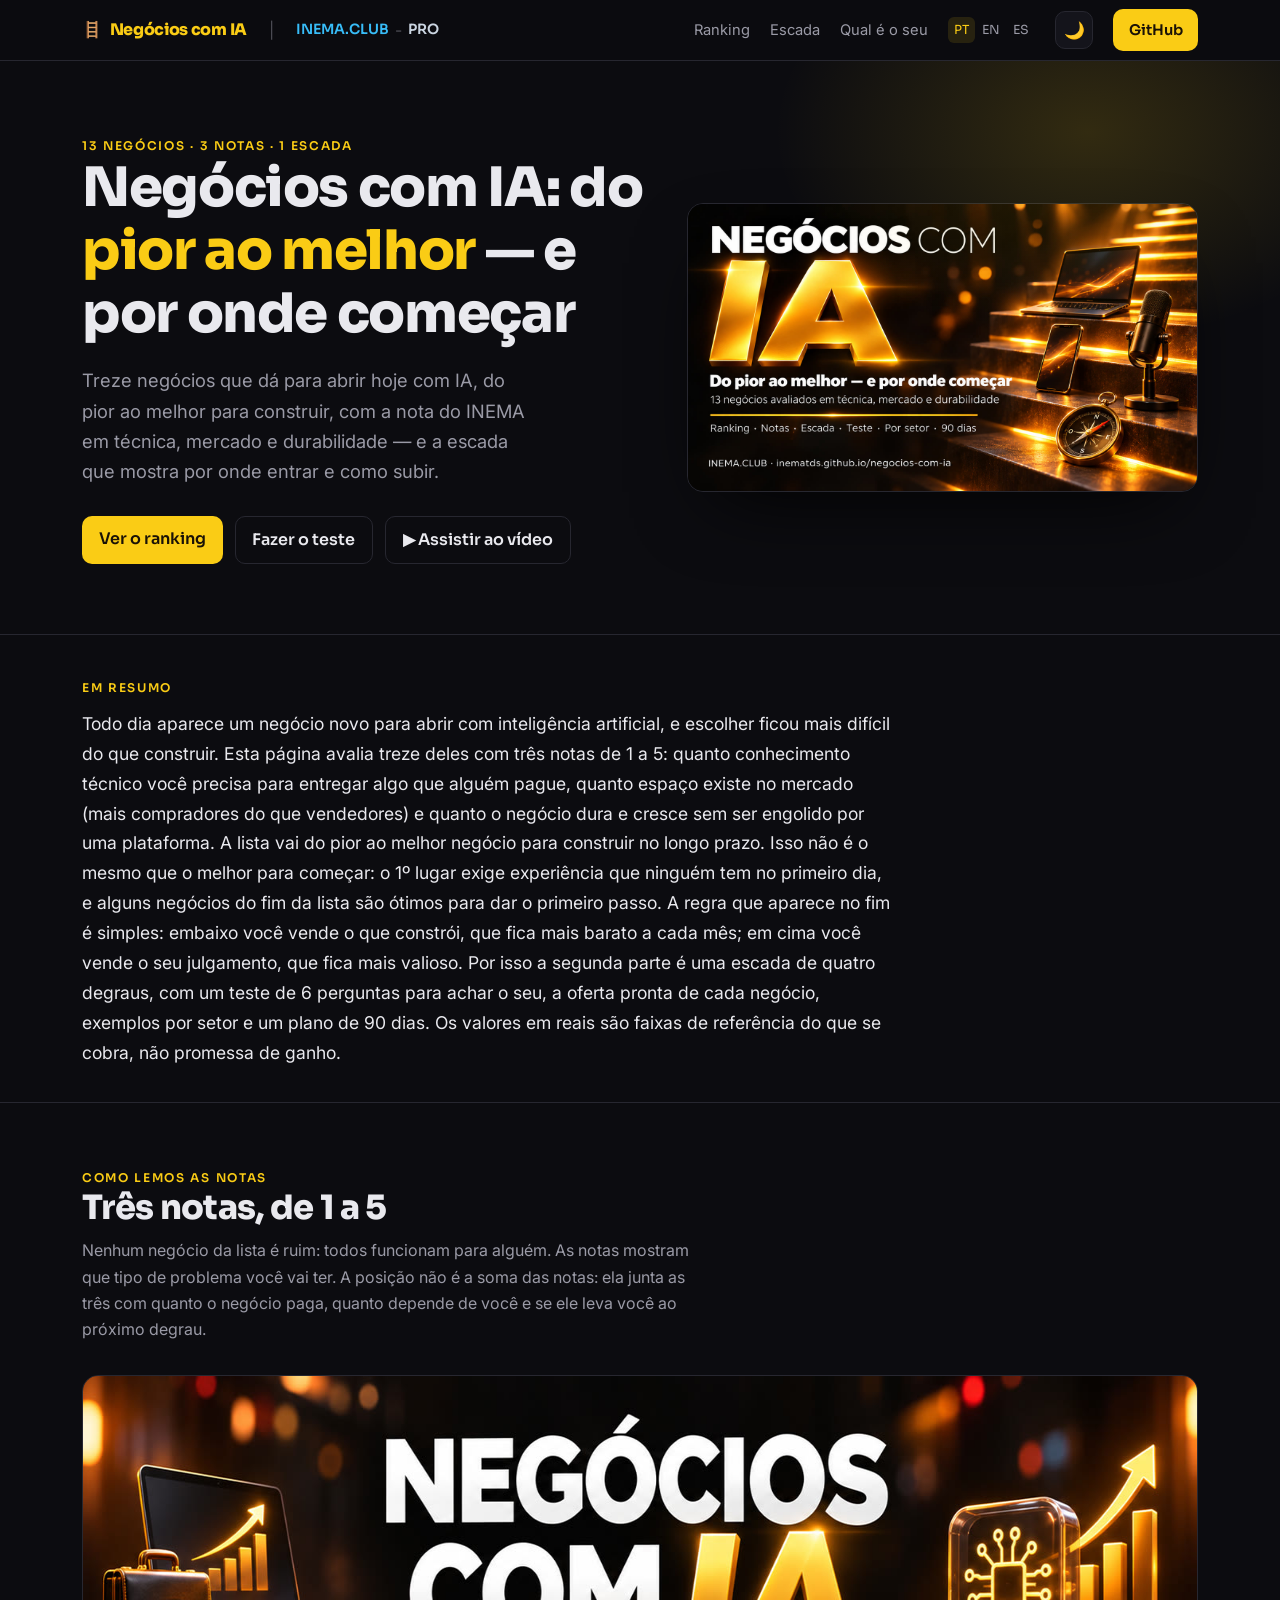
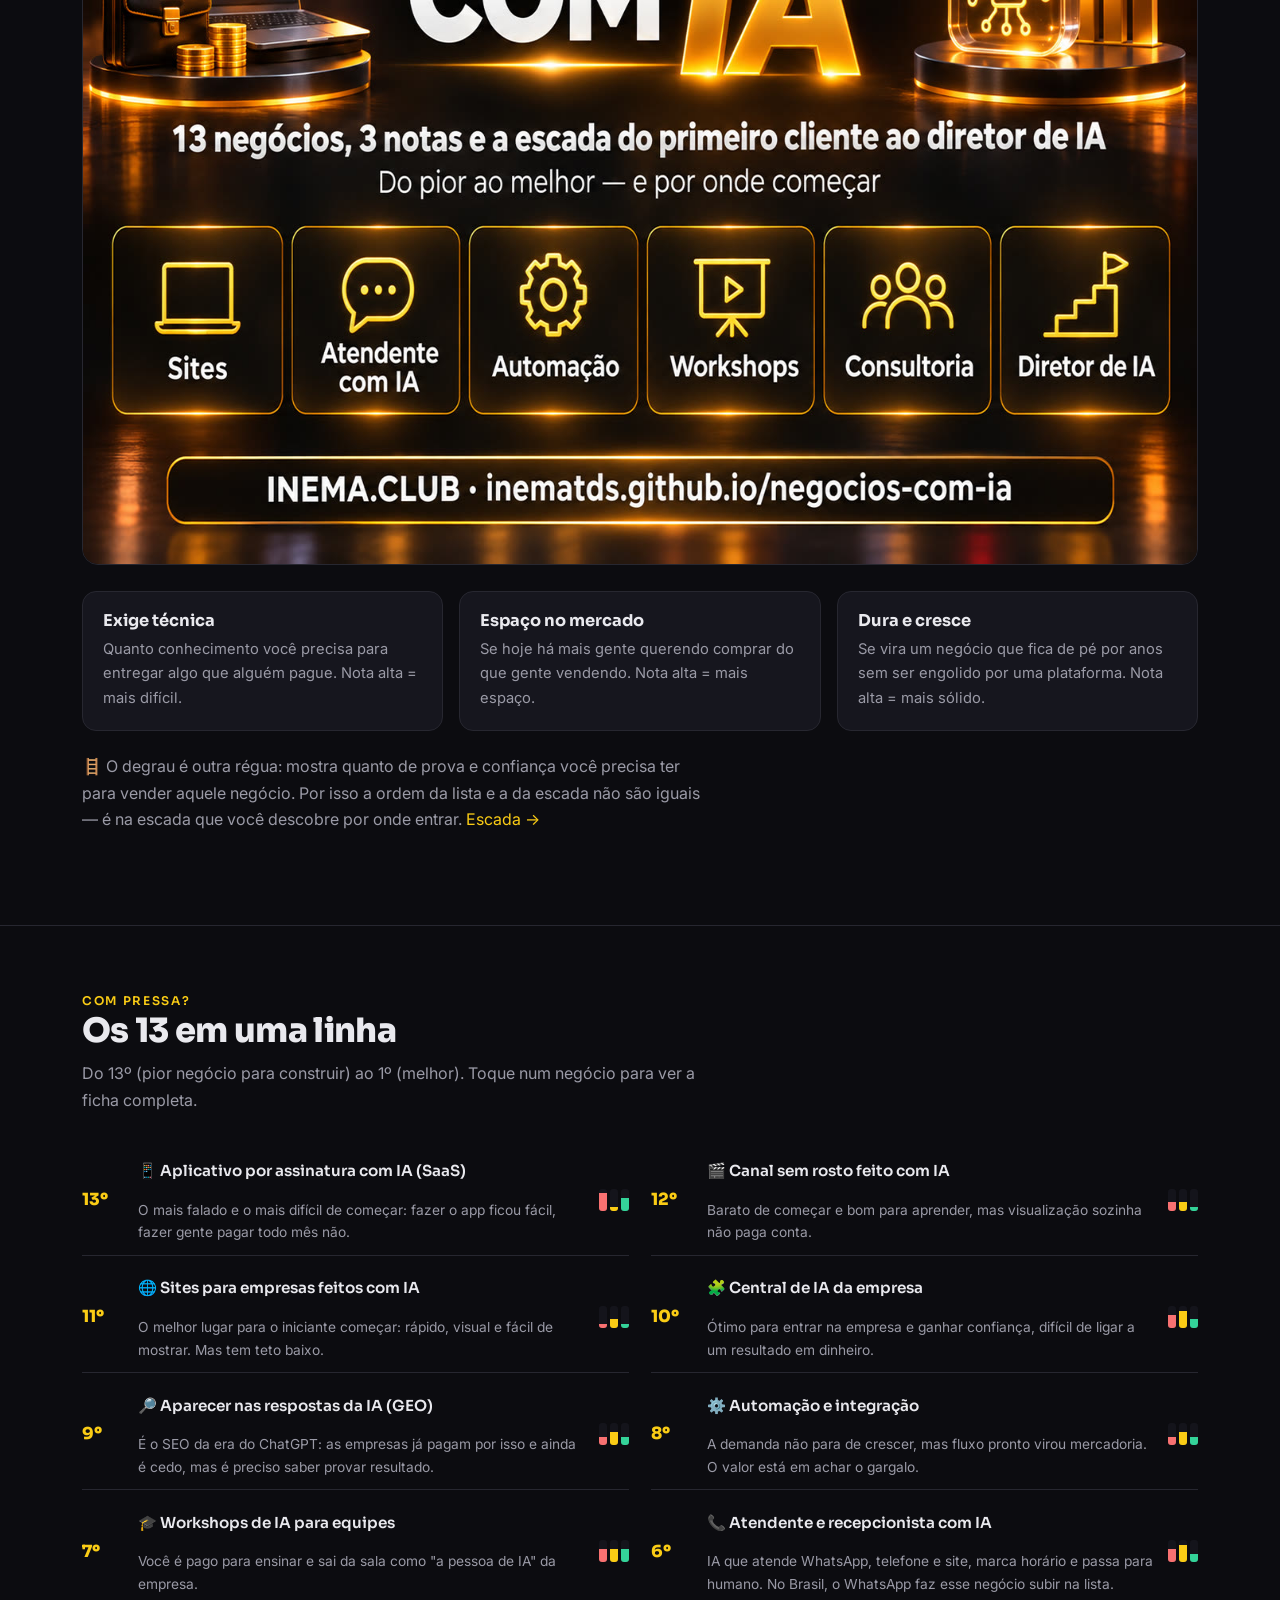
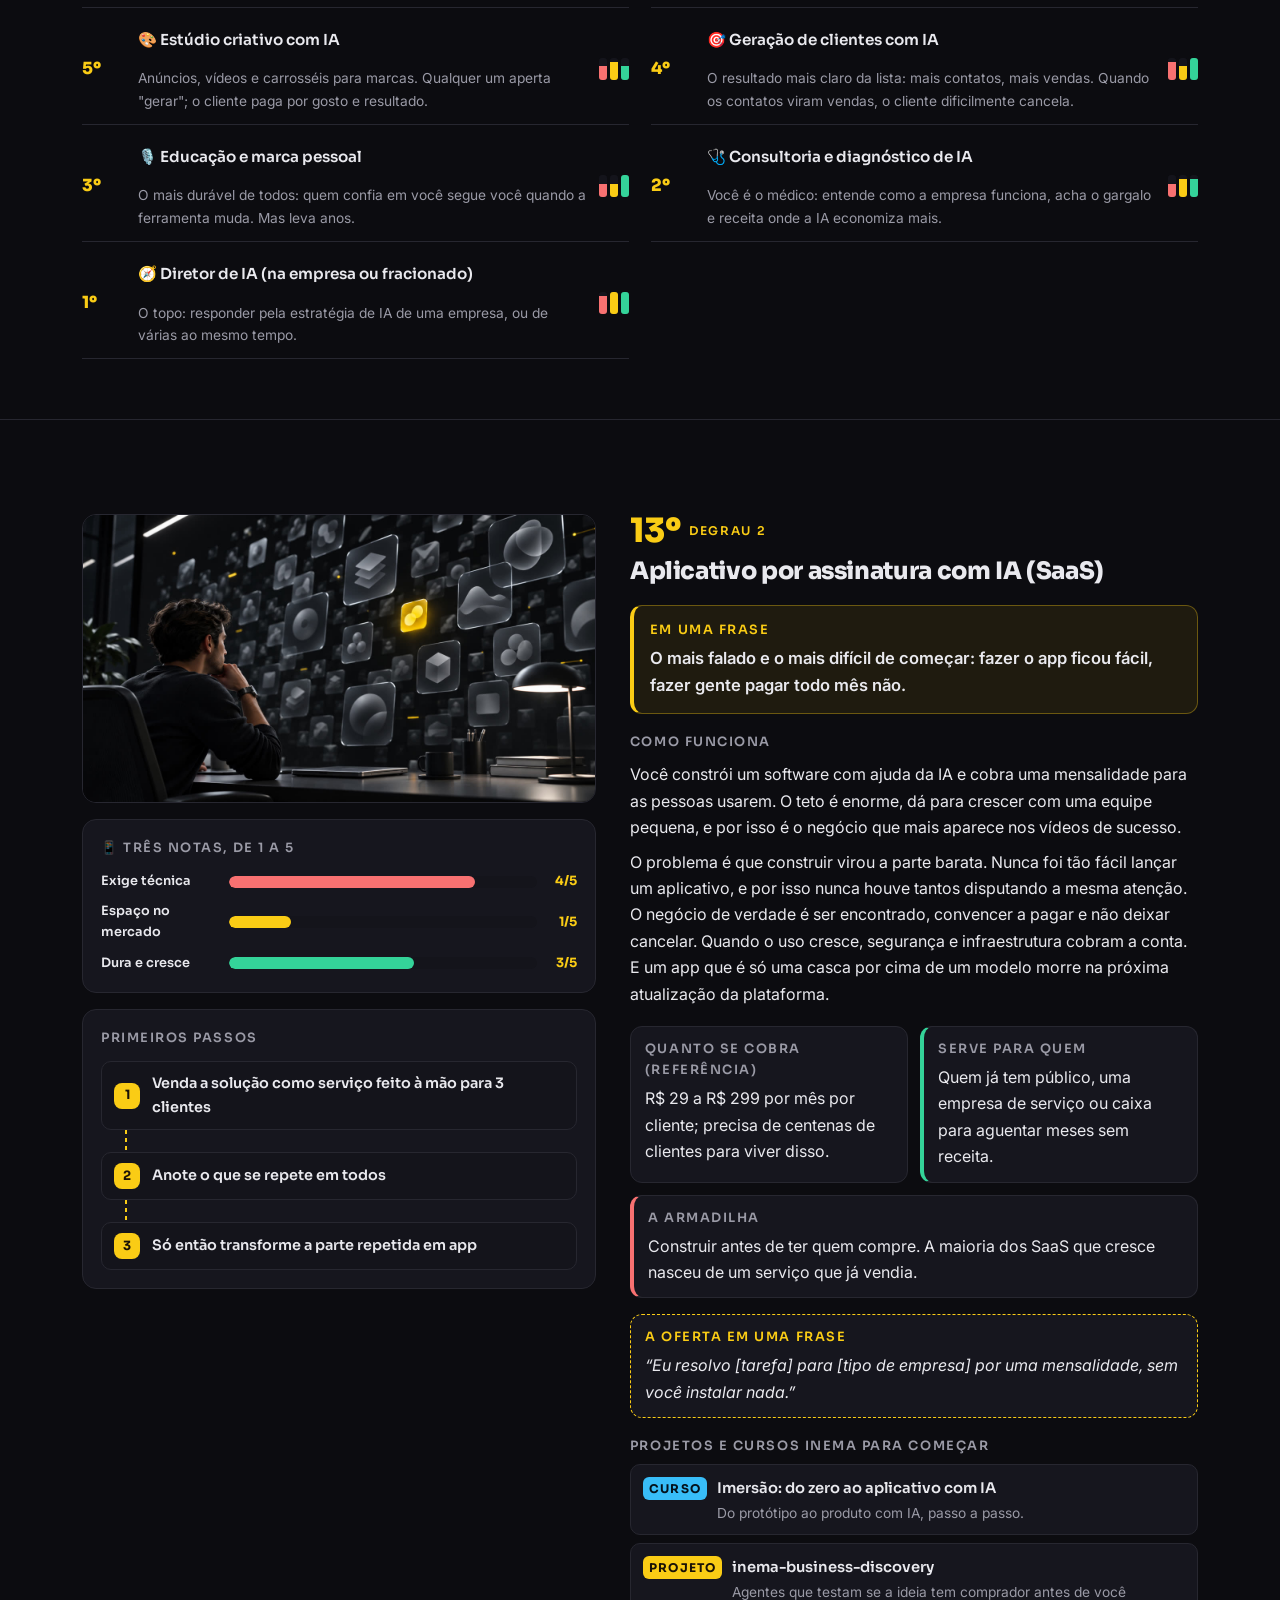
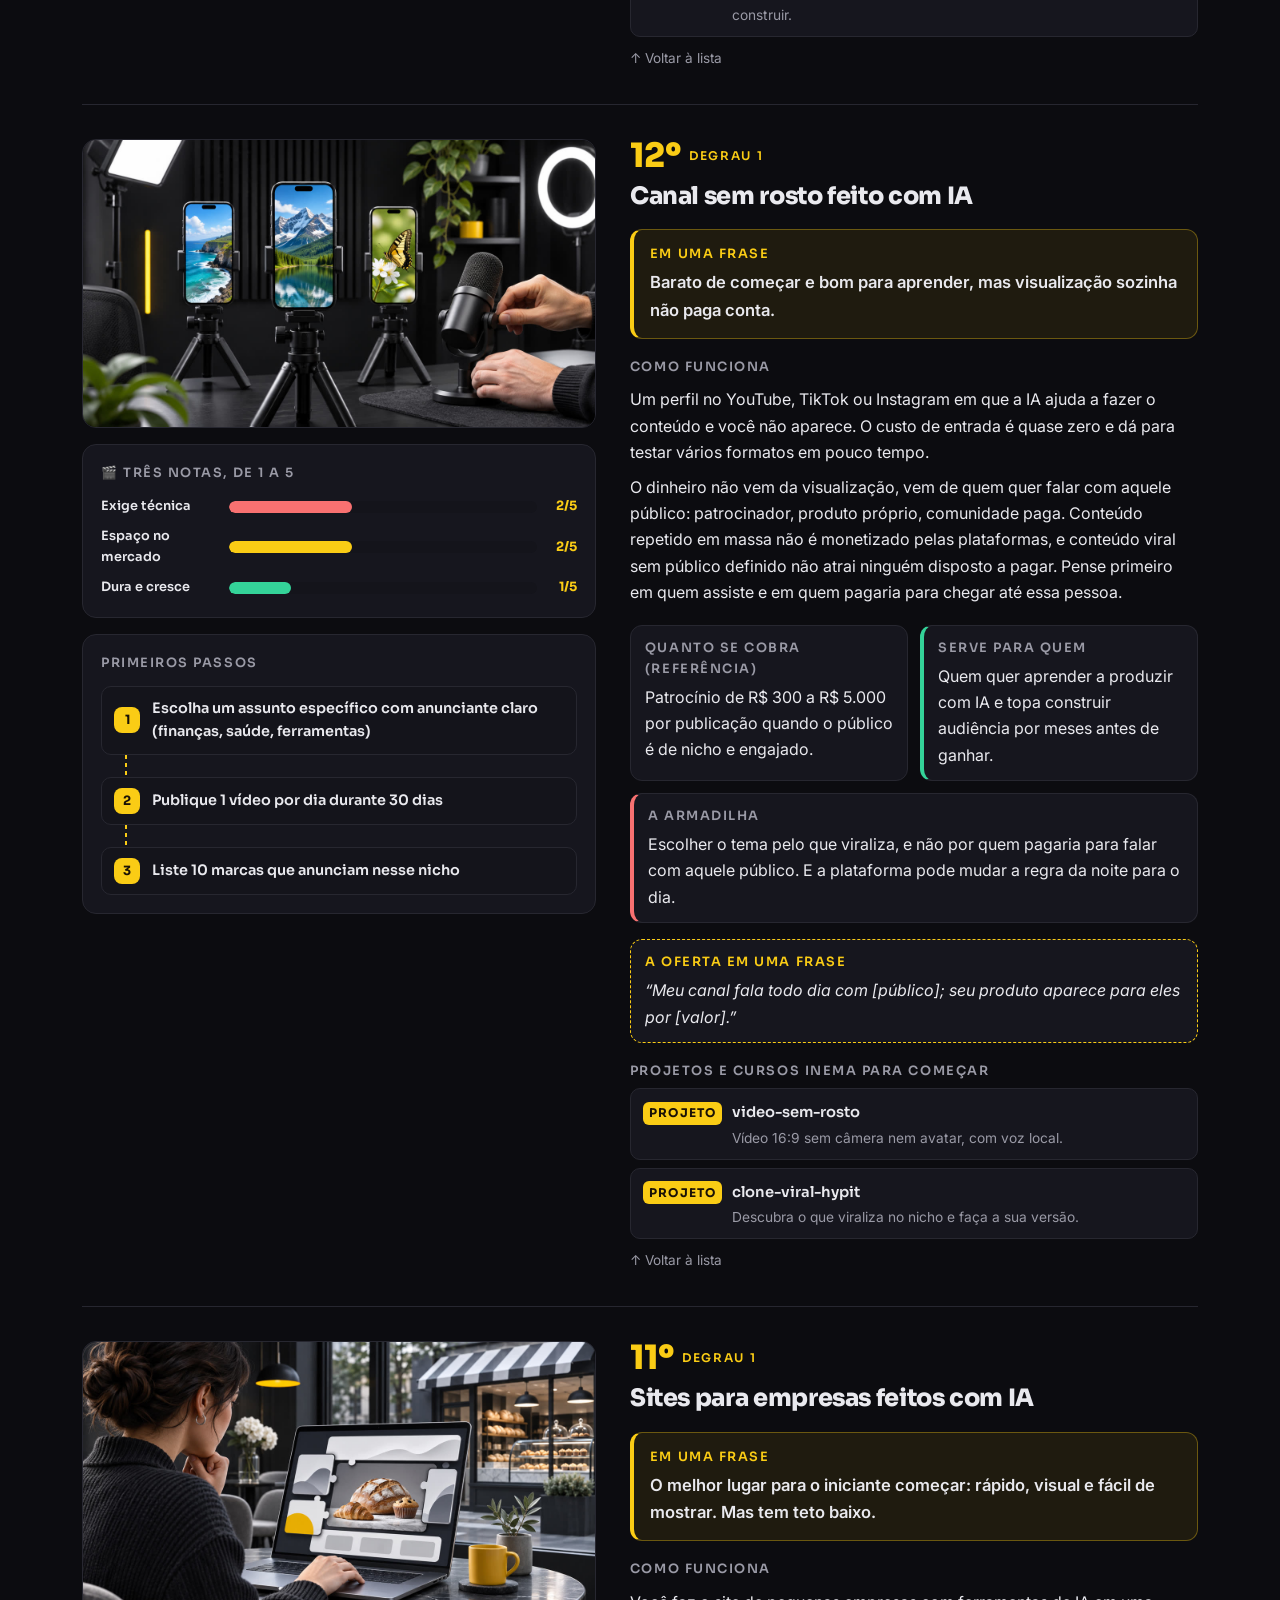
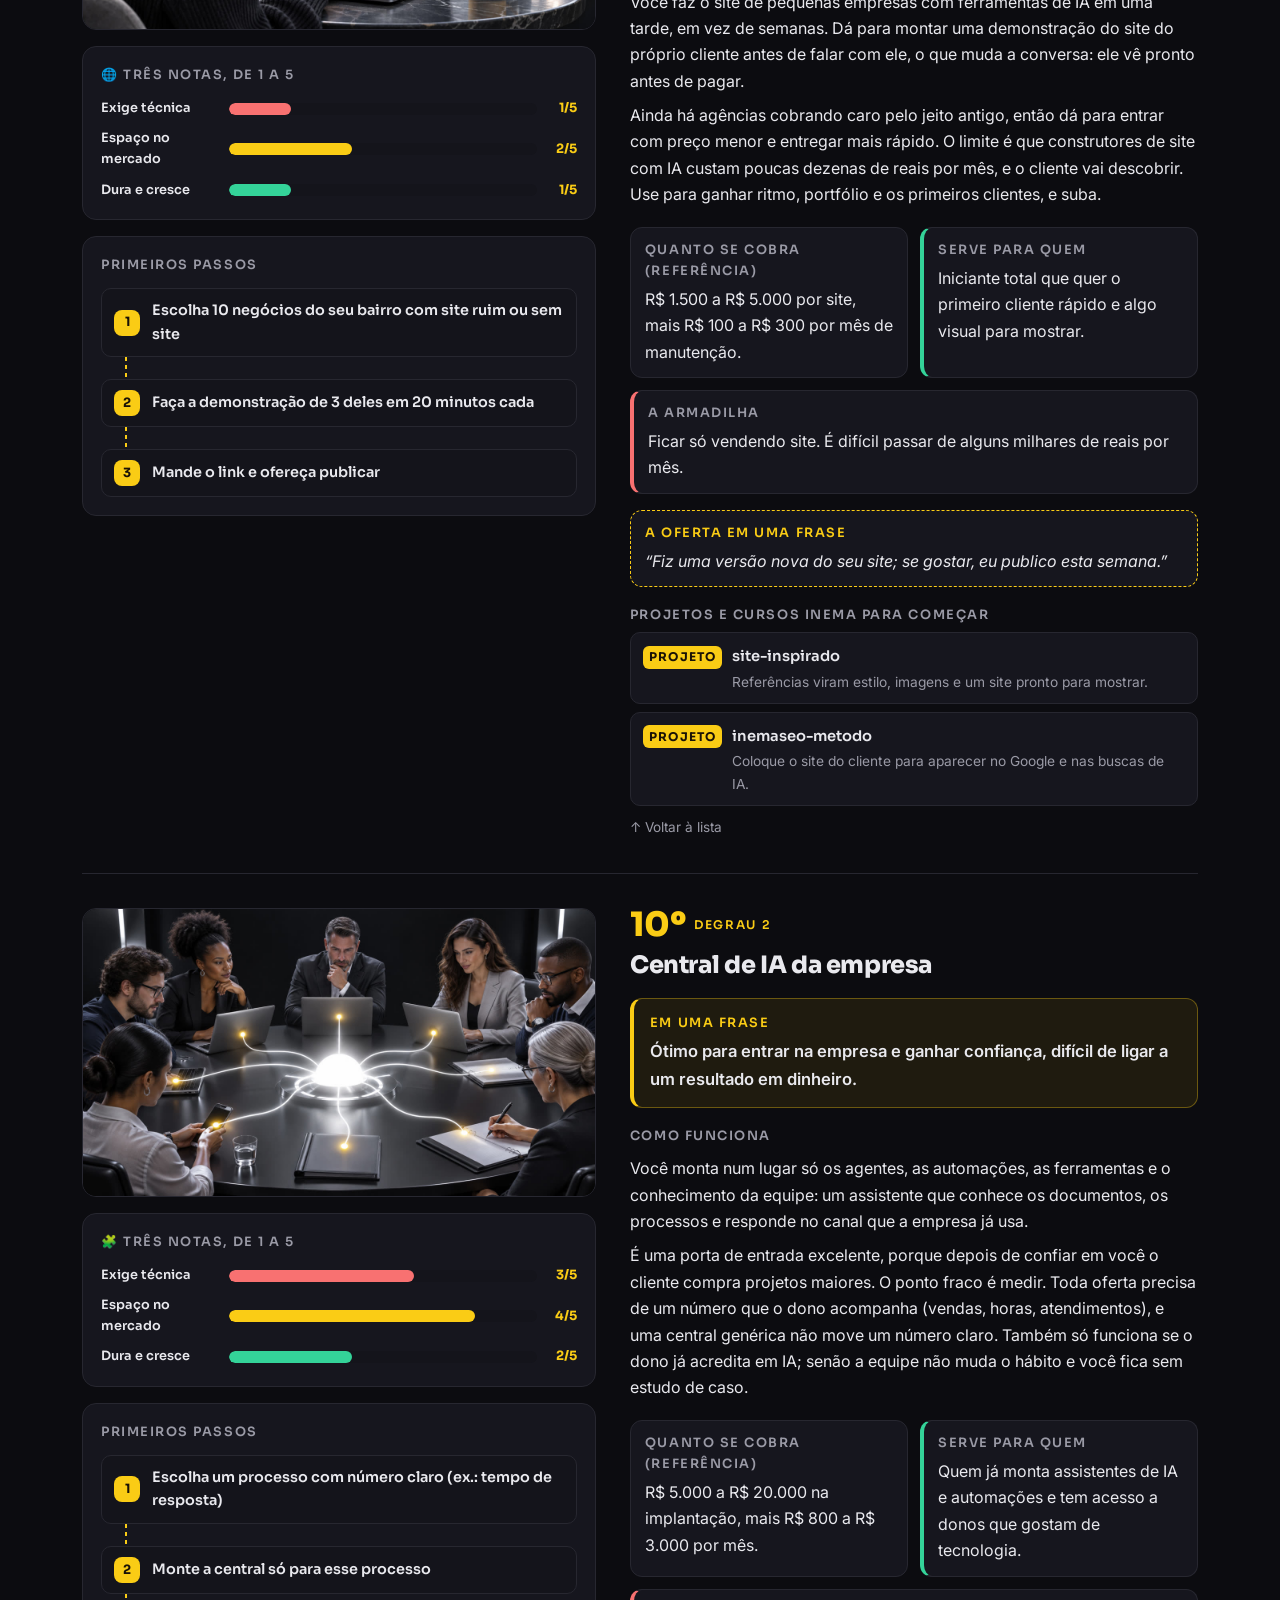
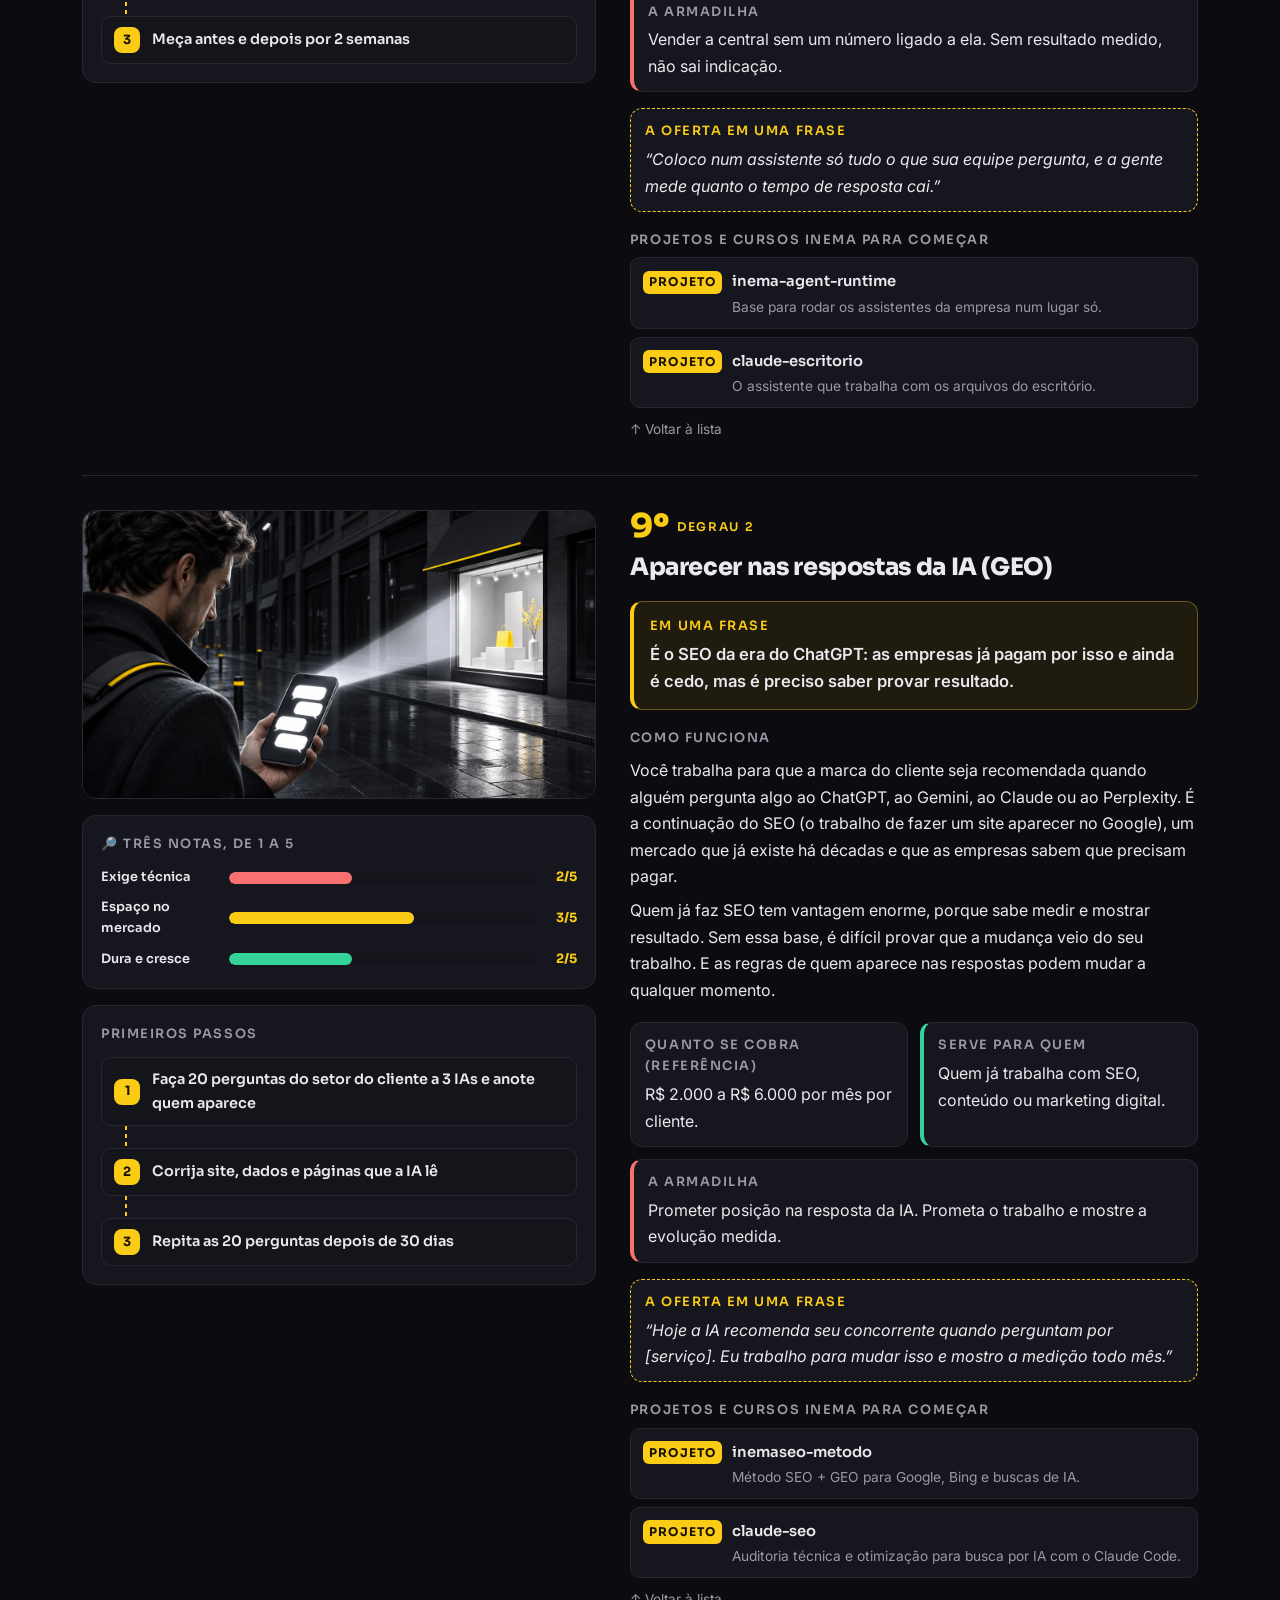
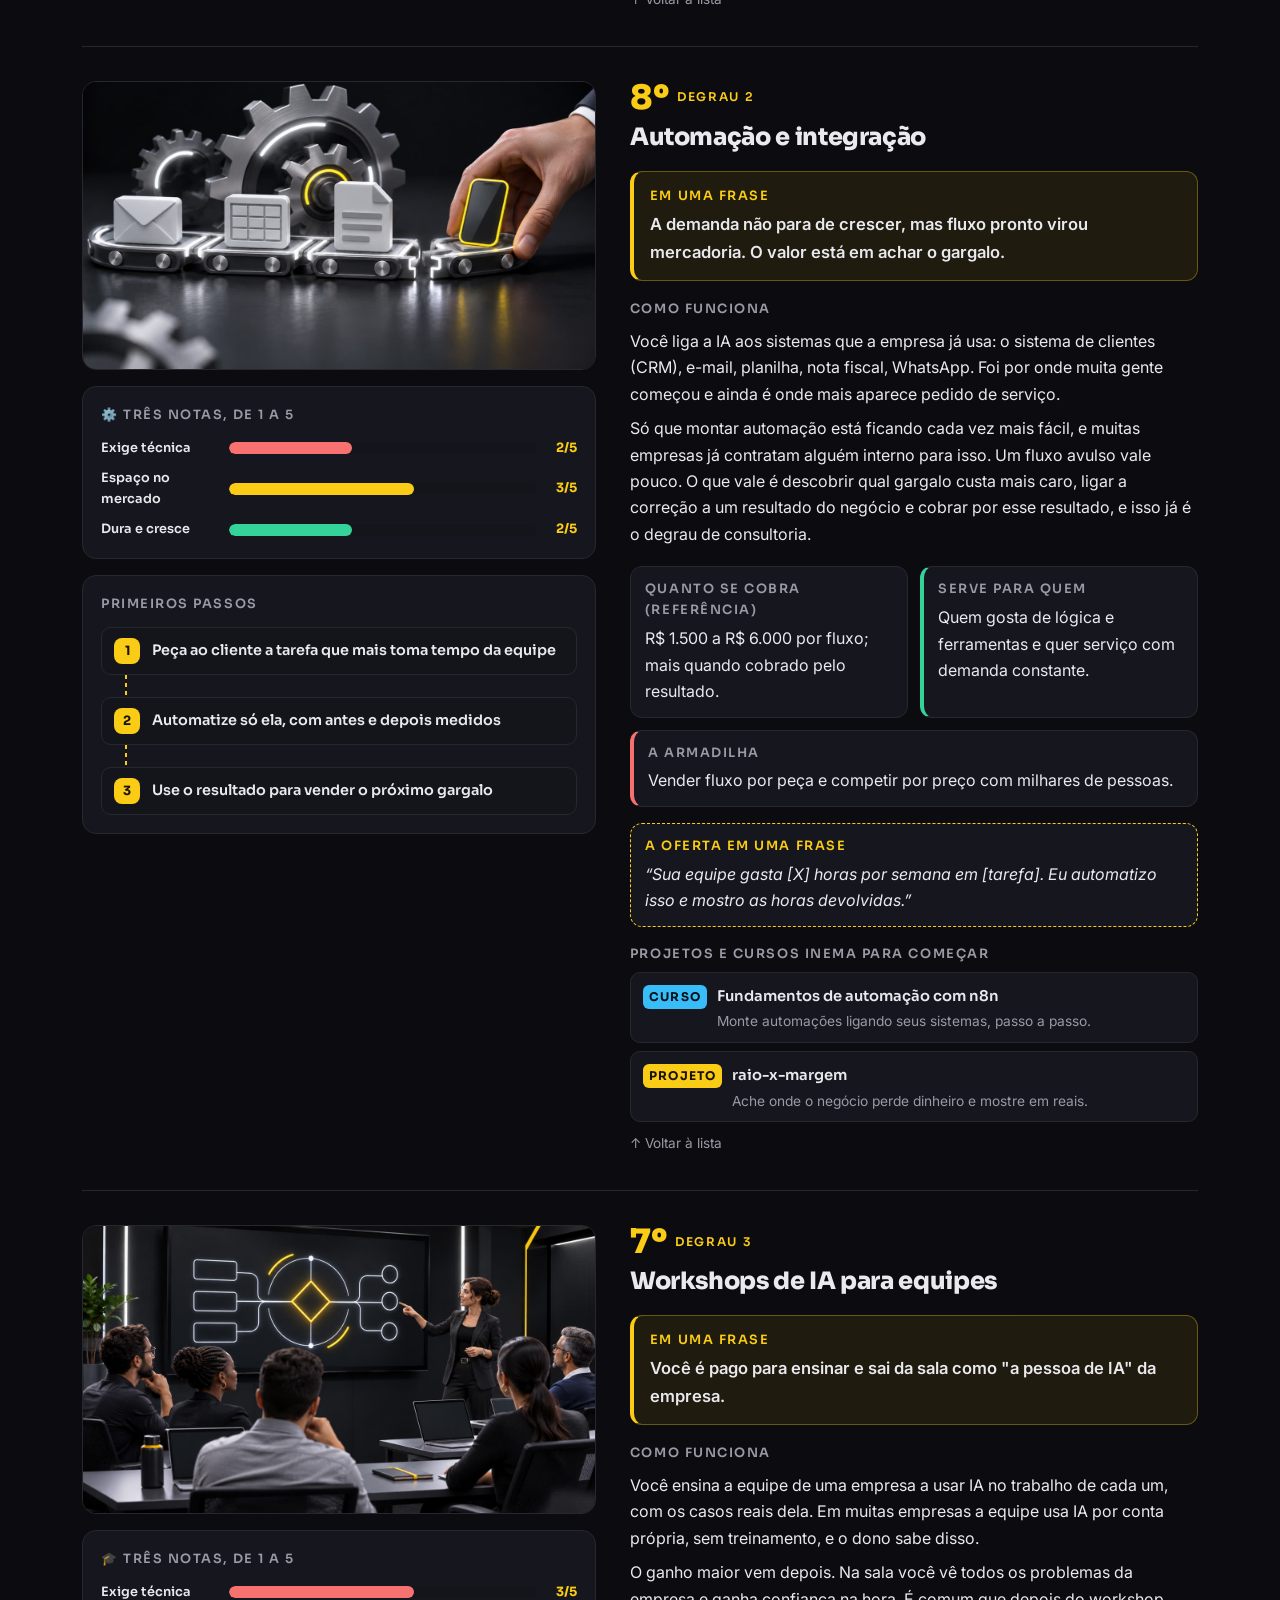
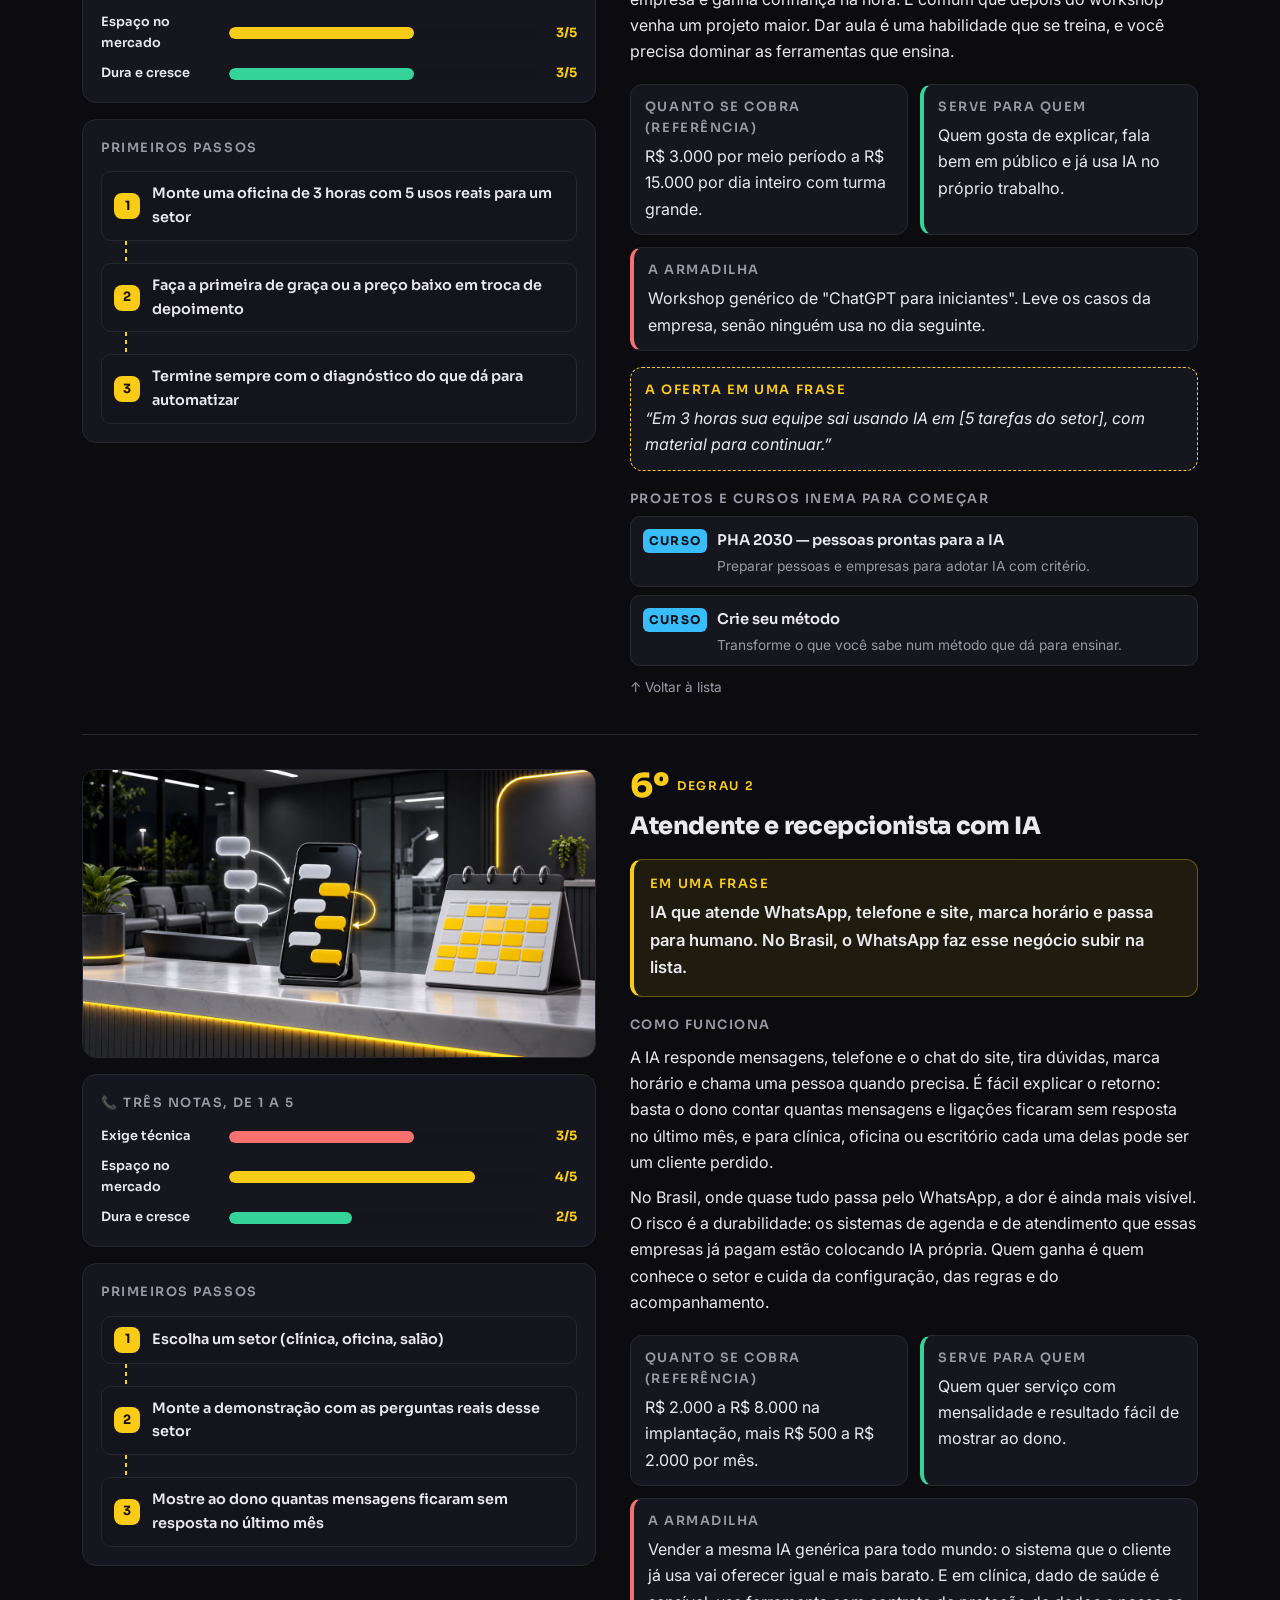
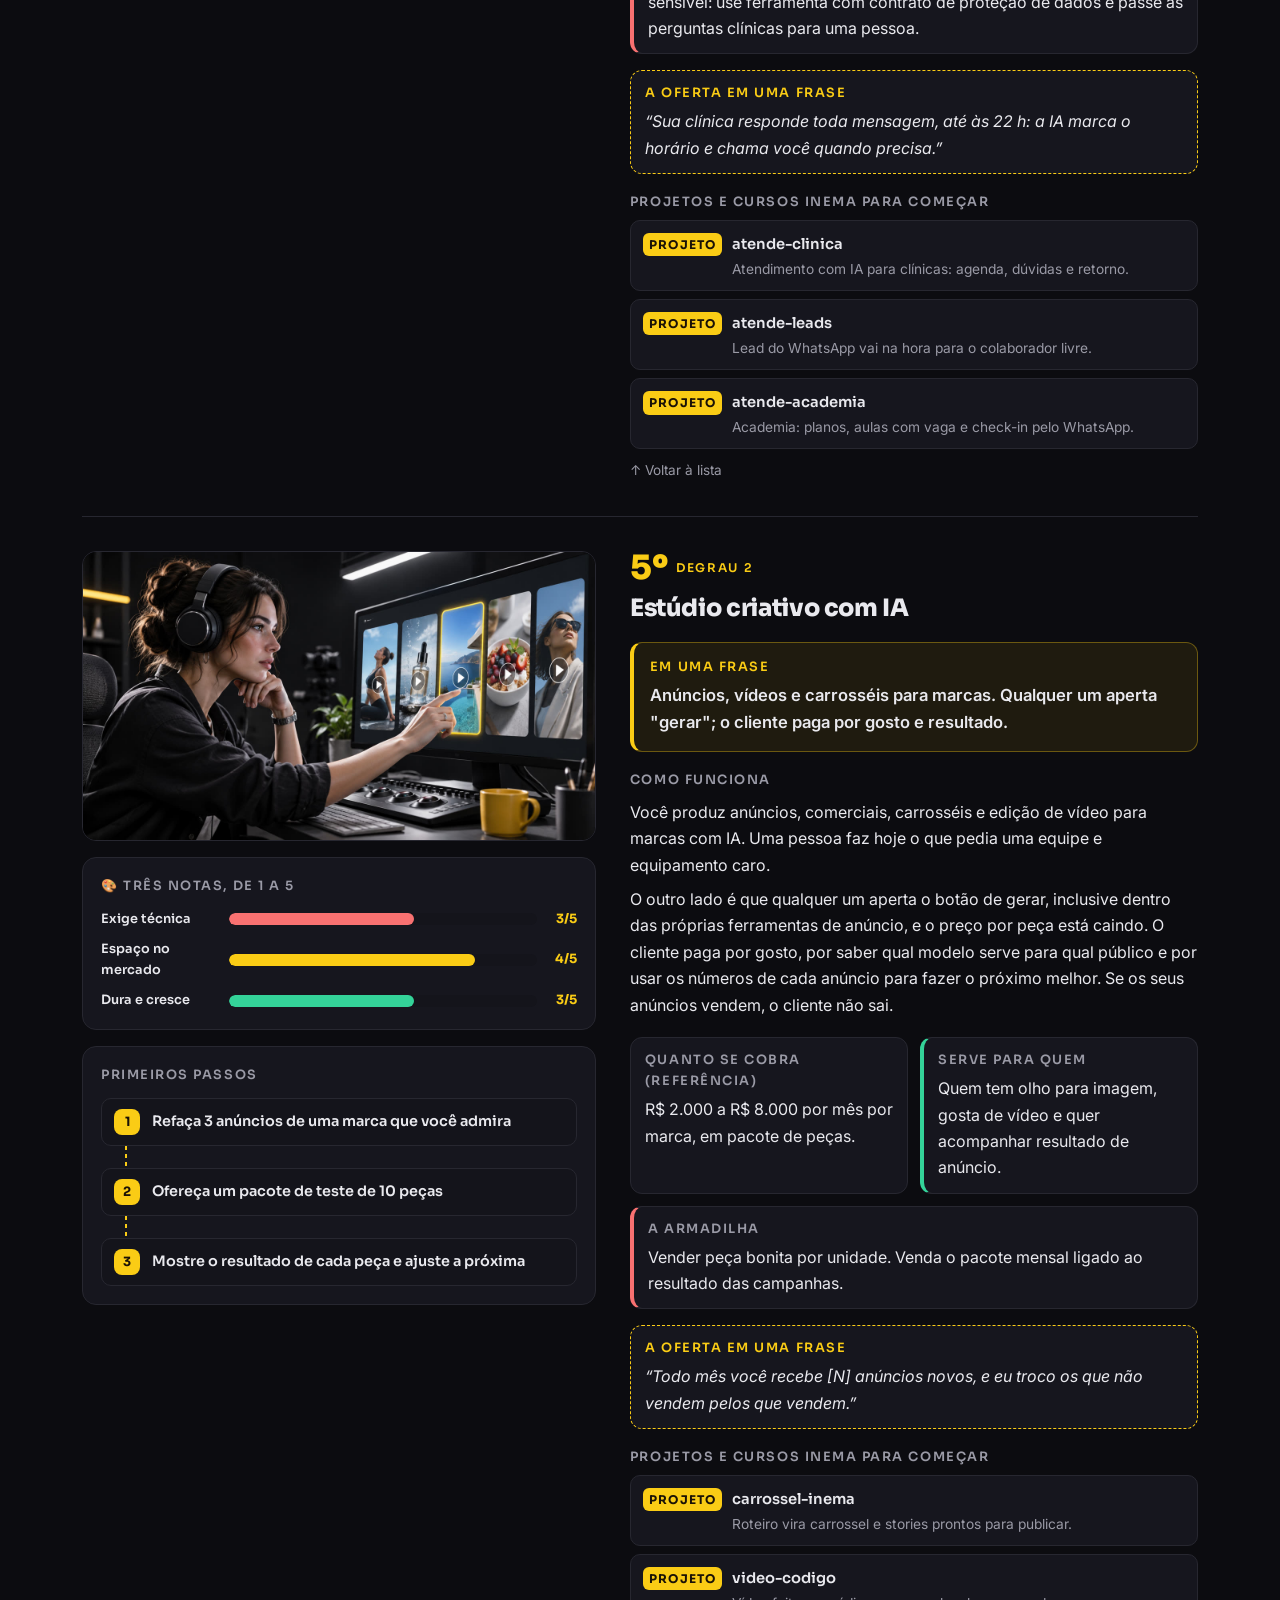
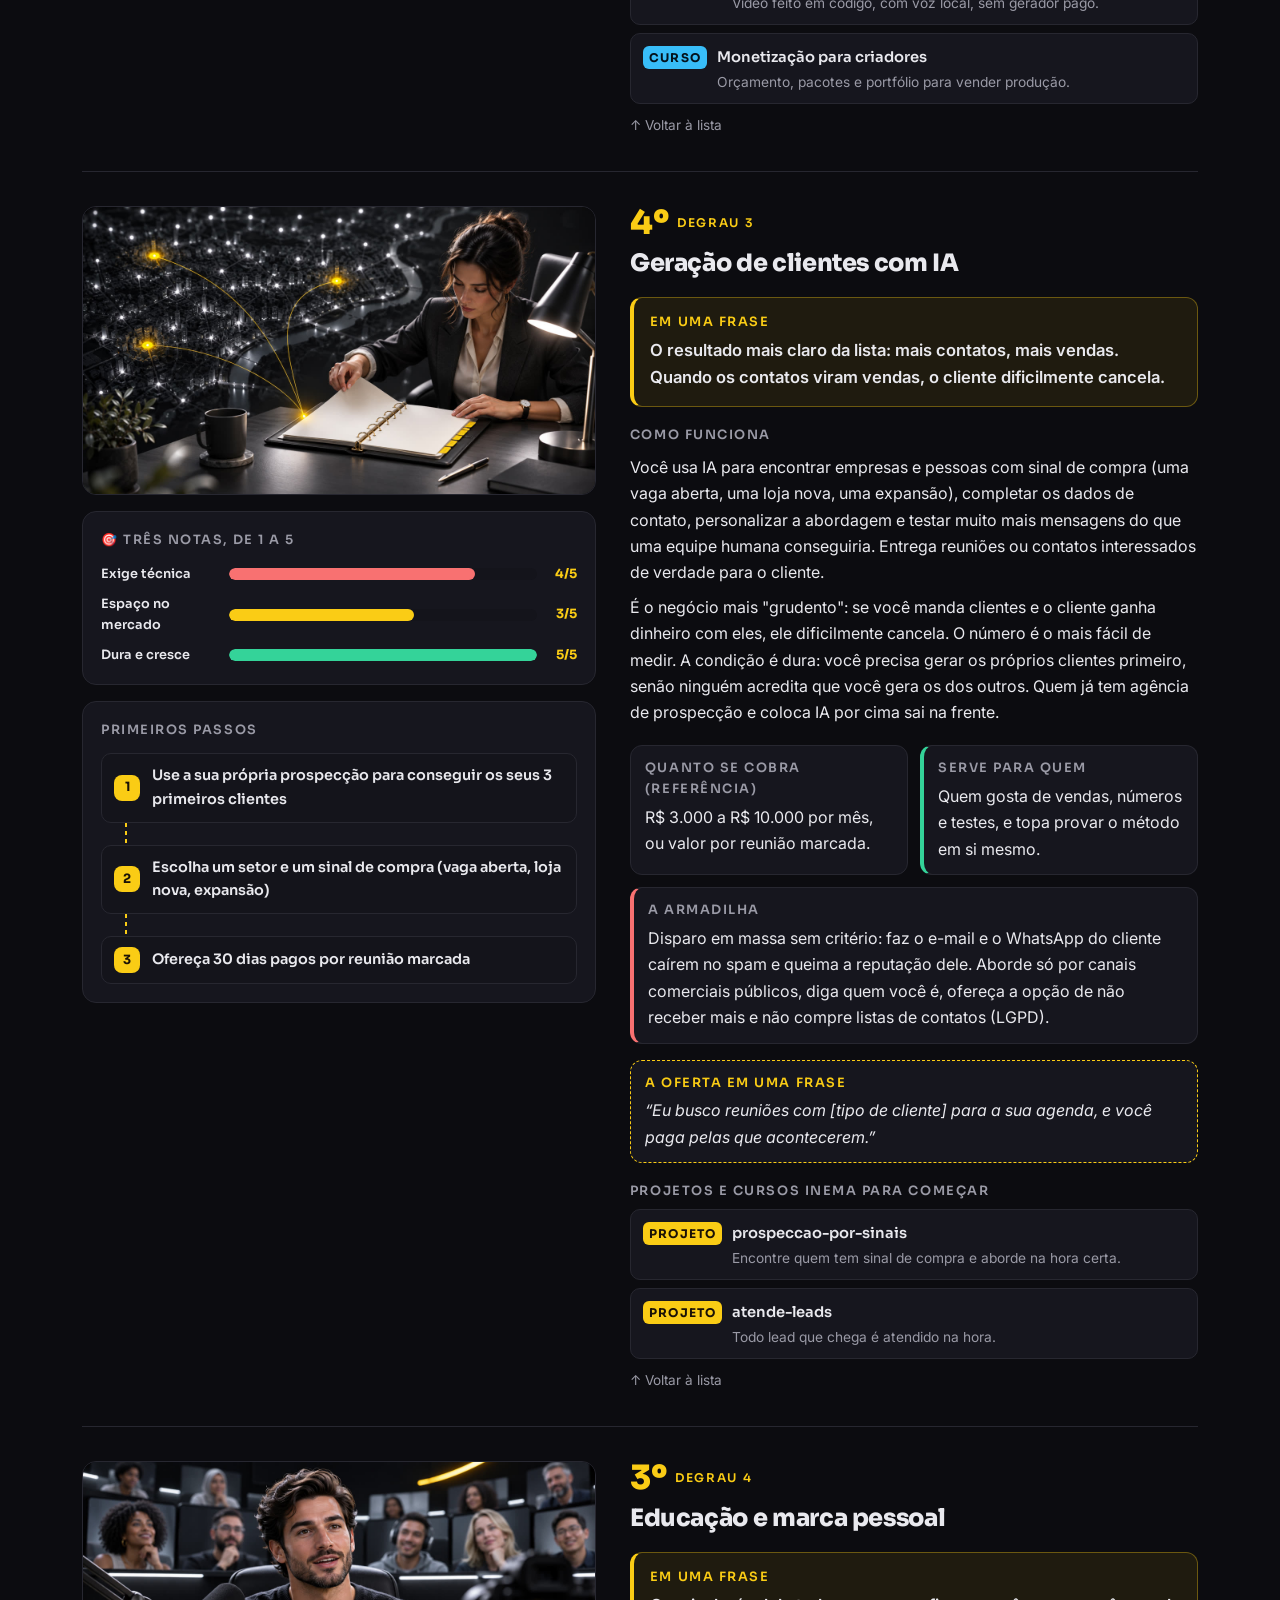
<file: guia/index.html>
<!DOCTYPE html>
<html lang="pt-BR">
<head>
<meta charset="utf-8">
<meta name="viewport" content="width=device-width, initial-scale=1">
<title>Negócios com IA: os 13 do pior ao melhor — e por onde começar</title>
<meta name="description" content="Treze negócios que dá para abrir com inteligência artificial, avaliados pelo INEMA em exigência técnica, espaço no mercado e durabilidade. Mais um diagnóstico de 6 perguntas, fichas de oferta por setor e um plano de 90 dias.">
<meta property="og:title" content="Negócios com IA: os 13 do pior ao melhor — e por onde começar">
<meta property="og:description" content="Treze negócios que dá para abrir com inteligência artificial, avaliados pelo INEMA em exigência técnica, espaço no mercado e durabilidade. Mais um diagnóstico de 6 perguntas, fichas de oferta por setor e um plano de 90 dias.">
<meta property="og:image" content="https://inematds.github.io/negocios-com-ia/guia/assets/banner.jpg">
<link rel="canonical" href="https://inematds.github.io/negocios-com-ia/guia/">
<link rel="alternate" hreflang="pt-BR" href="https://inematds.github.io/negocios-com-ia/guia/"><link rel="alternate" hreflang="en" href="https://inematds.github.io/negocios-com-ia/guia/en/"><link rel="alternate" hreflang="es" href="https://inematds.github.io/negocios-com-ia/guia/es/">
<link rel="preconnect" href="https://fonts.googleapis.com">
<link rel="preconnect" href="https://fonts.gstatic.com" crossorigin>
<link href="https://fonts.googleapis.com/css2?family=Sora:wght@400;600;800&family=Inter:wght@400;500;600&display=swap" rel="stylesheet">
<style>:root{--bg:#0c0c10;--bg2:#14141b;--card:#16161e;--line:#272730;--txt:#e9e9ee;--mut:#9a9aa6;--amb:#FACC15;--amb2:#fde68a;--sky:#38bdf8;--pro:#cbd5e1;--ok:#34d399;--bad:#f87171;color-scheme:dark}
body.light{--bg:#f6f7f9;--bg2:#eceef2;--card:#fff;--line:#e1e3ea;--txt:#1a1a22;--mut:#5b5b68;--amb:#854d0e;--amb2:#a16207;--sky:#0369a1;--pro:#b45309;--ok:#047857;--bad:#b91c1c;color-scheme:light}
body.light .hero .glow{opacity:.5}
*{box-sizing:border-box}html{scroll-behavior:smooth}
body{margin:0;background:var(--bg);color:var(--txt);font:16px/1.65 Inter,system-ui,sans-serif;-webkit-font-smoothing:antialiased}
h1,h2,h3{font-family:Sora,sans-serif;line-height:1.15;margin:0}
a{color:var(--amb);text-decoration:none}
.wrap{max-width:1160px;margin:0 auto;padding:0 22px}
.mut{color:var(--mut)}.amb{color:var(--amb)}
body.light .amb{color:var(--txt);background:linear-gradient(transparent 55%,#FACC15 55%)}
.chip{display:inline-block;font-size:.75rem;letter-spacing:.14em;text-transform:uppercase;color:var(--amb);font-weight:600;font-family:Sora}
nav{position:sticky;top:0;z-index:30;backdrop-filter:blur(12px);background:rgba(12,12,16,.78);border-bottom:1px solid var(--line)}
body.light nav{background:rgba(246,247,249,.85)}
nav .wrap{display:flex;align-items:center;gap:22px;height:60px}
nav .brand{display:flex;align-items:center;gap:8px;font-family:Sora;font-weight:800;letter-spacing:-.02em;color:var(--amb);white-space:nowrap}
nav .sep{color:var(--mut);opacity:.45}
nav .inema{color:var(--sky);font-weight:600;font-size:.88rem;font-family:Sora}
nav .pro{color:var(--pro);font-weight:600;font-size:.88rem;font-family:Sora}
nav .clubpro{display:inline-flex;align-items:center;gap:6px}
nav .links{margin-left:auto;display:flex;align-items:center;gap:20px;font-size:.92rem}
nav .links a.sec{color:var(--mut)}nav .links a.sec:hover{color:var(--txt)}
.lang{display:inline-flex;gap:2px;font-family:Sora;font-size:.78rem}
.lang a{color:var(--mut);padding:.2em .45em;border-radius:6px}.lang a.on{color:var(--amb);background:rgba(250,204,21,.12)}
.tgl{background:var(--bg2);border:1px solid var(--line);color:var(--txt);width:38px;height:38px;border-radius:10px;cursor:pointer;display:inline-flex;align-items:center;justify-content:center;font-size:1.05rem}
.btn{display:inline-block;background:#FACC15;color:#1a1206;font-weight:600;padding:.6em 1.05em;border-radius:10px;font-family:Sora}
.btn.ghost{background:transparent;color:var(--txt);border:1px solid var(--line)}
@media(max-width:860px){nav .links a.sec{display:none}}
@media(max-width:560px){nav .wrap{gap:8px;padding:8px 14px;height:auto;flex-wrap:wrap}nav .links{gap:8px;margin-left:0;width:100%;justify-content:space-between}nav .btn{padding:.45em .7em;font-size:.82rem}.tgl{width:34px;height:34px}}
.hero{position:relative;overflow:hidden;border-bottom:1px solid var(--line)}
.hero .glow{position:absolute;inset:-40% -20% auto auto;width:70%;height:600px;background:radial-gradient(closest-side,rgba(250,204,21,.16),transparent 70%);pointer-events:none}
.hero .wrap{display:grid;grid-template-columns:1.05fr .95fr;gap:40px;align-items:center;padding:70px 22px}
.hero h1{font-size:clamp(2.1rem,5vw,3.4rem);font-weight:800;letter-spacing:-.025em}
.hero p.lead{font-size:1.15rem;color:var(--mut);margin:1.1em 0 1.6em;max-width:38ch}
.hero .cta{display:flex;gap:12px;flex-wrap:wrap}
.hero figure{margin:0;border-radius:16px;overflow:hidden;border:1px solid var(--line);box-shadow:0 30px 80px -30px #000}
.hero figure img{width:100%;height:auto;display:block}
@media(max-width:780px){.hero .wrap{grid-template-columns:1fr;padding:44px 22px}}
.resumo{padding:38px 0 34px;border-bottom:1px solid var(--line)}
.resumo p{font-size:1.1rem;line-height:1.7;max-width:74ch;margin:.55em 0 0}
section{padding:60px 0;border-bottom:1px solid var(--line)}
section h2{font-size:clamp(1.5rem,3.4vw,2.1rem);font-weight:800;letter-spacing:-.02em}
section .sub{color:var(--mut);margin:.6em 0 2em;max-width:62ch}
.grid{display:grid;gap:16px}.g4{grid-template-columns:repeat(4,1fr)}.g2{grid-template-columns:repeat(2,1fr)}
@media(max-width:900px){.g4{grid-template-columns:1fr 1fr}}
@media(max-width:540px){.g2,.g4{grid-template-columns:1fr}}
.card{background:var(--card);border:1px solid var(--line);border-radius:14px;padding:20px;min-width:0}
a.card{color:var(--txt);transition:border-color .2s,transform .2s}a.card:hover{border-color:var(--amb);transform:translateY(-2px)}
.card h3{font-size:1.02rem;margin-bottom:.4em}.card p{color:var(--mut);font-size:.92rem;margin:0}
.card .ic{font-size:1.4rem;display:block;margin-bottom:.4em}
.card .n{font-family:Sora;font-size:.75rem;color:var(--amb);letter-spacing:.1em;text-transform:uppercase}
.big{margin:0 0 26px;border-radius:16px;overflow:hidden;border:1px solid var(--line)}.big img{width:100%;display:block}
.rapido ol{list-style:none;padding:0;margin:0;display:grid;grid-template-columns:1fr 1fr;gap:10px 22px;counter-reset:q}
@media(max-width:760px){.rapido ol{grid-template-columns:1fr}}
.rapido li{counter-increment:q;display:grid;grid-template-columns:38px minmax(0,1fr);gap:12px;padding:12px 0;border-bottom:1px solid var(--line)}
.rapido li:before{content:counter(q,decimal-leading-zero);font-family:Sora;font-weight:800;color:var(--amb);font-size:.95rem}
.rapido a{color:var(--txt);font-weight:600;font-family:Sora;font-size:.95rem;line-height:1.35}.rapido a:hover{color:var(--amb)}
.rapido span{display:block;color:var(--mut);font-size:.9rem;margin-top:.25em}
.rapido span a.det{display:inline;font-family:Inter;font-weight:600;font-size:.85rem;color:var(--amb);white-space:nowrap}
.sec-h{display:flex;align-items:center;gap:12px;margin-bottom:1.6em}.sec-h .ic{font-size:1.8rem}
.q{display:grid;grid-template-columns:minmax(0,.95fr) minmax(0,1.05fr);gap:34px;padding:34px 0;border-top:1px solid var(--line);scroll-margin-top:70px}
.q:first-of-type{border-top:none}
@media(max-width:880px){.q{grid-template-columns:1fr;gap:20px}}
.q figure{margin:0;border-radius:14px;overflow:hidden;border:1px solid var(--line);aspect-ratio:16/9;background:var(--bg2)}
.q figure img{width:100%;height:100%;object-fit:cover;display:block}
.q .side{position:sticky;top:80px;align-self:start;display:flex;flex-direction:column;gap:16px}
@media(max-width:880px){.q .side{position:static;order:2}}
.q h3{font-size:clamp(1.2rem,2.4vw,1.5rem);font-weight:800;letter-spacing:-.015em;margin:.35em 0 .8em}
.q .curta{background:rgba(250,204,21,.08);border:1px solid rgba(250,204,21,.35);border-left:4px solid #FACC15;border-radius:12px;padding:14px 16px;font-weight:600;font-size:1.04rem}
body.light .q .curta{background:#fff8d6;border-color:#f3d97a}
.q .curta small{display:block;font-family:Sora;font-size:.72rem;letter-spacing:.12em;text-transform:uppercase;color:var(--amb);font-weight:600;margin-bottom:.3em}
.q .lbl{font-family:Sora;font-size:.75rem;letter-spacing:.12em;text-transform:uppercase;color:var(--mut);font-weight:600;margin:1.4em 0 .4em}
.q .texto p{margin:.5em 0;max-width:68ch}
.q ul.pontos{margin:.4em 0 0;padding:0;list-style:none}
.q ul.pontos li{padding:.35em 0 .35em 1.6em;position:relative}
.q ul.pontos li:before{content:"→";position:absolute;left:0;color:var(--amb);font-weight:700}
.diag{background:var(--card);border:1px solid var(--line);border-radius:14px;padding:18px;overflow:hidden}
.diag .dt{font-family:Sora;font-size:.72rem;letter-spacing:.12em;text-transform:uppercase;color:var(--mut);font-weight:600;margin-bottom:12px}
.diag [data-i]{opacity:0;transform:translateY(10px);transition:opacity .5s ease,transform .5s ease;transition-delay:calc(var(--i)*220ms)}
.diag.vis [data-i]{opacity:1;transform:none}
/* fluxo */
.df{display:flex;flex-direction:column;gap:0}
.df .st{display:flex;align-items:center;gap:12px;background:var(--bg2);border:1px solid var(--line);border-radius:10px;padding:10px 12px;font-family:Sora;font-weight:600;font-size:.9rem}
.df .st b{flex:0 0 26px;height:26px;border-radius:8px;background:#FACC15;color:#1a1206;display:flex;align-items:center;justify-content:center;font-size:.8rem}
.df .ar{height:22px;width:2px;margin-left:24px;background:repeating-linear-gradient(to bottom,var(--amb) 0 4px,transparent 4px 8px);background-size:2px 8px;animation:dash 1s linear infinite}
@keyframes dash{to{background-position:0 8px}}
/* compara */
.dc{display:grid;gap:12px}.dc.c2{grid-template-columns:1fr 1fr}.dc.c3{grid-template-columns:1fr 1fr 1fr}
@media(max-width:520px){.dc.c2,.dc.c3{grid-template-columns:1fr}}
.dc .col{background:var(--bg2);border:1px solid var(--line);border-radius:10px;padding:12px;min-width:0}
.dc .col h4{margin:0 0 .5em;font-family:Sora;font-size:.92rem;display:flex;gap:6px;align-items:center}
.dc .col.bom{border-color:var(--ok)}.dc .col.bom h4 .t{color:var(--ok)}
.dc .col.alerta{border-color:var(--bad)}.dc .col.alerta h4 .t{color:var(--bad)}
.dc .col ul{margin:0;padding:0;list-style:none;font-size:.88rem;color:var(--mut)}
.dc .col li{padding:.25em 0}
/* camadas */
.dl{display:flex;justify-content:center}
.dl .ly{border:1px dashed var(--line);border-radius:16px;padding:26px 12px 12px;position:relative;width:100%;text-align:center}
.dl .ly>span{position:absolute;top:6px;left:0;right:0;font-family:Sora;font-size:.8rem;font-weight:600;color:var(--mut)}
.dl .core{border:none;padding:16px;background:#FACC15;color:#1a1206;border-radius:12px;font-family:Sora;font-weight:800;animation:pulse 2.4s ease-in-out infinite}
@keyframes pulse{50%{box-shadow:0 0 0 10px rgba(250,204,21,.12)}}
/* ciclo */
.dy{position:relative;width:min(340px,100%);aspect-ratio:1;margin:0 auto}
.dy .ring{position:absolute;inset:18%;border:2px dashed var(--line);border-radius:50%}
.dy .orb{position:absolute;inset:18%;animation:spin 6s linear infinite}
.dy .orb:after{content:"";position:absolute;top:-7px;left:calc(50% - 7px);width:14px;height:14px;border-radius:50%;background:#FACC15;box-shadow:0 0 14px #FACC15}
@keyframes spin{to{transform:rotate(360deg)}}
.dy .nd{position:absolute;width:40%;translate:-50% -50%;background:var(--bg2);border:1px solid var(--line);border-radius:10px;padding:7px 8px;font-family:Sora;font-weight:600;font-size:.78rem;text-align:center;line-height:1.25}
.dy .nd b{color:var(--amb)}
/* tempo */
.dtm{position:relative;display:grid;gap:10px}
.dtm .mk{display:grid;grid-template-columns:20px minmax(0,1fr);gap:12px;align-items:start}
.dtm .mk i{width:16px;height:16px;border-radius:50%;border:3px solid #FACC15;margin-top:4px;background:var(--bg)}
.dtm .mk:last-child i{border-style:dashed}
.dtm .mk strong{font-family:Sora;display:block}.dtm .mk span{color:var(--mut);font-size:.88rem}
/* barras */
.db .br{margin:8px 0}.db .br .l{display:flex;justify-content:space-between;font-size:.86rem;font-family:Sora;font-weight:600}
.db .br .tr{height:14px;background:var(--bg2);border-radius:999px;overflow:hidden;margin-top:4px}
.db .br .fl{height:100%;width:0;background:#FACC15;border-radius:999px;transition:width 1.1s cubic-bezier(.2,.7,.2,1);transition-delay:calc(var(--i)*250ms)}
.db .br:nth-child(3) .fl{background:var(--ok)}
.diag.vis .db .fl{width:var(--w)}
.db .nota{margin-top:10px;font-size:.86rem;color:var(--mut)}
@media(prefers-reduced-motion:reduce){.diag [data-i]{opacity:1;transform:none;transition:none}.df .ar,.dy .orb,.dl .core{animation:none}.db .fl{width:var(--w)!important;transition:none}}
.aviso{border:1px solid var(--line);border-left:4px solid var(--bad);border-radius:12px;padding:14px 16px;color:var(--mut);font-size:.92rem;margin-top:22px}
.topo{display:inline-block;margin-top:10px;font-size:.85rem;color:var(--mut)}
footer{padding:46px 0;text-align:center;color:var(--mut);font-size:.9rem}
.pill{display:inline-block;border:1px solid var(--line);border-radius:999px;padding:.3em .8em;font-size:.78rem;color:var(--mut);margin:3px}
/* detalhe + relacionados */
.q .acoes{display:flex;flex-wrap:wrap;gap:12px;align-items:center;margin-top:1.4em}
.btn.mais{font-size:.92rem}
ul.rel{list-style:none;margin:.4em 0 0;padding:0;display:grid;gap:8px}
ul.rel li a{display:flex;gap:10px;align-items:baseline;background:var(--card);border:1px solid var(--line);border-radius:10px;padding:9px 12px;color:var(--txt);transition:border-color .2s}
ul.rel li a:hover{border-color:var(--amb)}
ul.rel .tp{flex:0 0 auto;font-family:Sora;font-size:.66rem;letter-spacing:.1em;text-transform:uppercase;font-weight:700;color:#1a1206;background:#FACC15;border-radius:6px;padding:.15em .5em}
ul.rel .tp.curso{background:var(--sky);color:#04121c}
ul.rel .nm{font-family:Sora;font-weight:600;font-size:.92rem}
ul.rel .ds{display:block;color:var(--mut);font-size:.86rem;font-weight:400;font-family:Inter;margin-top:.15em}
.rel-vazio,.rel-nota{color:var(--mut);font-size:.88rem;margin:.4em 0 0}
.det{max-width:820px;margin:0 auto;padding:0 22px}
.det .volta{display:inline-block;margin:28px 0 18px;color:var(--mut);font-size:.9rem}.det .volta:hover{color:var(--amb)}
.det h1{font-size:clamp(1.7rem,4.4vw,2.5rem);font-weight:800;letter-spacing:-.02em;margin:.35em 0 .7em}
.det .curta{background:rgba(250,204,21,.08);border:1px solid rgba(250,204,21,.35);border-left:4px solid #FACC15;border-radius:12px;padding:14px 16px;font-weight:600;font-size:1.06rem}
body.light .det .curta{background:#fff8d6;border-color:#f3d97a}
.det .curta small{display:block;font-family:Sora;font-size:.72rem;letter-spacing:.12em;text-transform:uppercase;color:var(--amb);font-weight:600;margin-bottom:.3em}
.det figure{margin:24px 0;border-radius:16px;overflow:hidden;border:1px solid var(--line);aspect-ratio:16/9;background:var(--bg2)}
.det figure img{width:100%;height:100%;object-fit:cover;display:block}
.det .intro{font-size:1.12rem;line-height:1.7}
.det h2{font-size:clamp(1.25rem,2.8vw,1.55rem);font-weight:800;letter-spacing:-.015em;margin:1.8em 0 .5em}
.det p{margin:.6em 0;max-width:70ch}
.det .lbl{font-family:Sora;font-size:.75rem;letter-spacing:.12em;text-transform:uppercase;color:var(--mut);font-weight:600;margin:2em 0 .5em}
.det .ex{background:var(--card);border:1px solid var(--line);border-left:4px solid var(--sky);border-radius:12px;padding:14px 16px;margin:1em 0}
.det .ex small{display:block;font-family:Sora;font-size:.72rem;letter-spacing:.12em;text-transform:uppercase;color:var(--sky);font-weight:600;margin-bottom:.3em}
.det ol.passos{counter-reset:p;list-style:none;padding:0;margin:.4em 0}
.det ol.passos li{counter-increment:p;position:relative;padding:.55em 0 .55em 2.6em;border-bottom:1px solid var(--line)}
.det ol.passos li:before{content:counter(p);position:absolute;left:0;top:.5em;width:1.8em;height:1.8em;border-radius:8px;background:#FACC15;color:#1a1206;font-family:Sora;font-weight:800;font-size:.85rem;display:flex;align-items:center;justify-content:center}
.det ul.erros,.det ul.pontos{list-style:none;padding:0;margin:.4em 0}
.det ul.erros li,.det ul.pontos li{position:relative;padding:.4em 0 .4em 1.7em}
.det ul.erros li:before{content:"✗";position:absolute;left:0;color:var(--bad);font-weight:700}
.det ul.pontos li:before{content:"→";position:absolute;left:0;color:var(--amb);font-weight:700}
.det .diag{margin:1.4em 0}
.det .pn{display:grid;grid-template-columns:1fr 1fr;gap:12px;margin:40px 0 50px}
.det .pn a{background:var(--card);border:1px solid var(--line);border-radius:12px;padding:12px 14px;color:var(--txt);font-family:Sora;font-weight:600;font-size:.9rem;line-height:1.35}
.det .pn a:hover{border-color:var(--amb)}.det .pn a small{display:block;color:var(--mut);font-weight:400;font-size:.75rem;margin-bottom:.2em}
.det .pn a.nx{text-align:right;grid-column:2}
@media(max-width:560px){.det .pn{grid-template-columns:1fr}.det .pn a.nx{grid-column:1}}

.q .lbl,.facts .f small,.ofr small,.q .curta small,.diag .dt{font-size:.8rem!important}
ul.rel .tp{font-size:.75rem!important}
.rk li a{display:block;padding:.35em 0;min-height:40px}
.esc .dg li a{display:block;padding:.45em 0}
/* notas */
.nt{display:grid;gap:9px}
.nt .r{display:grid;grid-template-columns:118px minmax(0,1fr) 30px;gap:10px;align-items:center;font-family:Sora;font-size:.8rem;font-weight:600}
.nt .r .tr{height:12px;background:var(--bg2);border-radius:999px;overflow:hidden}
.nt .r .fl{height:100%;width:0;border-radius:999px;background:#FACC15;transition:width 1.1s cubic-bezier(.2,.7,.2,1);transition-delay:calc(var(--i)*220ms)}
.nt .r.tec .fl{background:var(--bad)}.nt .r.dur .fl{background:var(--ok)}
.nt .r b{text-align:right;color:var(--amb)}
.diag.vis .nt .fl{width:var(--w)}
@media(prefers-reduced-motion:reduce){.nt .fl{width:var(--w)!important;transition:none}}
.pos{display:inline-flex;align-items:center;gap:8px}
.pos .num{font-family:Sora;font-weight:800;font-size:2.1rem;line-height:1;color:var(--amb)}
.facts{display:grid;grid-template-columns:1fr 1fr;gap:12px;margin-top:1.2em}
@media(max-width:600px){.facts{grid-template-columns:1fr}}
.facts .f{background:var(--card);border:1px solid var(--line);border-radius:12px;padding:12px 14px;min-width:0}
.facts .f small{display:block;font-family:Sora;font-size:.7rem;letter-spacing:.12em;text-transform:uppercase;color:var(--mut);font-weight:600;margin-bottom:.3em}
.facts .f.bad{border-left:4px solid var(--bad)}.facts .f.ok{border-left:4px solid var(--ok)}
.ofr{margin-top:1em;background:var(--card);border:1px dashed var(--amb);border-radius:12px;padding:12px 14px;font-style:italic}
.ofr small{display:block;font-style:normal;font-family:Sora;font-size:.7rem;letter-spacing:.12em;text-transform:uppercase;color:var(--amb);font-weight:600;margin-bottom:.3em}
.rk ol{list-style:none;padding:0;margin:0;display:grid;grid-template-columns:1fr 1fr;gap:6px 22px}
@media(max-width:760px){.rk ol{grid-template-columns:1fr}}
.rk li{display:grid;grid-template-columns:44px minmax(0,1fr) auto;gap:12px;align-items:center;padding:11px 0;border-bottom:1px solid var(--line)}
.rk li .p{font-family:Sora;font-weight:800;color:var(--amb);font-size:1.05rem}
.rk li a{color:var(--txt);font-weight:600;font-family:Sora;font-size:.95rem;line-height:1.3}.rk li a:hover{color:var(--amb)}
.rk li span.c{display:block;color:var(--mut);font-size:.86rem;margin-top:.2em;font-family:Inter;font-weight:400}
.rk li .mini{display:flex;gap:3px}.rk li .mini i{width:8px;height:22px;border-radius:3px;background:var(--bg2);display:block;position:relative;overflow:hidden}
.rk li .mini i:after{content:"";position:absolute;left:0;right:0;bottom:0;height:var(--h);background:#FACC15}
.rk li .mini i.tec:after{background:var(--bad)}.rk li .mini i.dur:after{background:var(--ok)}
.regra{background:linear-gradient(135deg,rgba(250,204,21,.10),transparent 60%)}
.regra p{font-size:1.1rem;max-width:70ch}
/* escada */
.esc{display:grid;grid-template-columns:repeat(4,1fr);gap:12px;align-items:end}
@media(max-width:820px){.esc{grid-template-columns:1fr 1fr}}
@media(max-width:480px){.esc{grid-template-columns:1fr}}
.esc .dg{background:var(--card);border:1px solid var(--line);border-top:4px solid #FACC15;border-radius:14px;padding:16px;min-width:0}
@media(min-width:821px){.esc .dg:nth-child(1){margin-top:180px}.esc .dg:nth-child(2){margin-top:120px}.esc .dg:nth-child(3){margin-top:60px}}
.esc .dg .k{font-family:Sora;font-size:.72rem;letter-spacing:.12em;text-transform:uppercase;color:var(--amb);font-weight:700}
.esc .dg h3{font-size:1.1rem;margin:.3em 0}.esc .dg .v{font-family:Sora;font-weight:600;font-size:.88rem}
.esc .dg p{color:var(--mut);font-size:.88rem;margin:.5em 0}
.esc .dg ul{list-style:none;margin:.4em 0 0;padding:0;font-size:.86rem}.esc .dg li{padding:.2em 0}
.esc .dg li a{color:var(--txt)}.esc .dg li a:hover{color:var(--amb)}
.esc .dg{opacity:0;transform:translateY(16px);transition:opacity .6s,transform .6s;transition-delay:calc(var(--i)*200ms)}
.diag.vis .esc .dg,.esc.vis .dg{opacity:1;transform:none}
.teste .qq{background:var(--card);border:1px solid var(--line);border-radius:14px;padding:16px 18px;margin-bottom:12px}
.teste .qq h3{font-size:1rem;margin-bottom:.7em}.teste .qq h3 b{color:var(--amb)}
.teste .ops{display:flex;flex-wrap:wrap;gap:8px}
.teste .ops label{cursor:pointer;border:1px solid var(--line);border-radius:10px;padding:.5em .85em;font-size:.92rem;background:var(--bg2);user-select:none}
.teste .ops input{position:absolute;opacity:0;pointer-events:none}
.teste .ops input:checked+span{color:#1a1206}
.teste .ops label:has(input:checked){background:#FACC15;border-color:#FACC15;color:#1a1206;font-weight:600}
.teste .ops input:focus-visible+span{outline:2px solid var(--amb);outline-offset:3px}
.teste button.btn{border:0;cursor:pointer;font-size:1rem;margin-top:8px}
#res{margin-top:22px}
#res .box{background:var(--card);border:1px solid #FACC15;border-radius:16px;padding:20px;display:grid;grid-template-columns:minmax(0,.9fr) minmax(0,1.1fr);gap:20px}
@media(max-width:760px){#res .box{grid-template-columns:1fr}}
#res img{width:100%;border-radius:12px;display:block}
#res h3{font-size:1.4rem;margin:.2em 0 .5em}
#res .alt{color:var(--mut);font-size:.92rem;margin-top:.8em}
#res .msg{color:var(--bad)}
.fichas .grid{grid-template-columns:repeat(3,1fr)}
@media(max-width:900px){.fichas .grid{grid-template-columns:1fr 1fr}}@media(max-width:560px){.fichas .grid{grid-template-columns:1fr}}
.fichas .card{display:flex;flex-direction:column;gap:6px;scroll-margin-top:80px}
.fichas .card .of{font-style:italic;color:var(--txt);font-size:.92rem}
.fichas .card .kp{font-size:.84rem;color:var(--mut)}.fichas .card .kp b{color:var(--ok);font-weight:600}
.fichas .card .lk{margin-top:auto;font-size:.86rem}
.fichas h3.dgh{grid-column:1/-1;font-size:1rem;margin-top:12px;color:var(--amb)}
.tabs{display:flex;flex-wrap:wrap;gap:8px;margin-bottom:16px}
.tabs button{cursor:pointer;border:1px solid var(--line);background:var(--bg2);color:var(--txt);border-radius:999px;padding:.45em .95em;font:600 .9rem Sora}
.tabs button[aria-selected=true]{background:#FACC15;border-color:#FACC15;color:#1a1206}
.setor{display:none}.setor.on{display:grid;grid-template-columns:repeat(4,1fr);gap:12px}
@media(max-width:820px){.setor.on{grid-template-columns:1fr 1fr}}@media(max-width:480px){.setor.on{grid-template-columns:1fr}}
.setor .card .k{font-family:Sora;font-size:.7rem;letter-spacing:.12em;text-transform:uppercase;color:var(--amb);font-weight:700}
.setor .card p{color:var(--txt);margin-top:.4em}
</style>
</head>
<body><nav><div class="wrap">
  <a class="brand" href="#top"><span class="emoji">🪜</span> Negócios com IA</a>
  <span class="sep">|</span>
  <span class="clubpro"><a class="inema" href="https://inema.club" target="_blank" rel="noopener">INEMA.CLUB</a><span class="sep">-</span><a class="pro" href="https://inema.pro" target="_blank" rel="noopener">PRO</a></span>
  <div class="links">
    <a class="sec" href="#lista">Ranking</a><a class="sec" href="escada/">Escada</a><a class="sec" href="escada/#teste">Qual é o seu</a>
    <span class="lang"><a class="on" href="">PT</a><a href="en/">EN</a><a href="es/">ES</a></span>
    <button class="tgl" id="themeToggle" aria-label="Alternar tema" title="Alternar tema">🌙</button>
    <a class="btn" href="https://github.com/inematds/negocios-com-ia" target="_blank" rel="noopener">GitHub</a>
  </div>
</div></nav>
<header class="hero" id="top"><div class="glow"></div><div class="wrap">
  <div>
    <span class="chip">13 negócios · 3 notas · 1 escada</span>
    <h1>Negócios com IA: do <span class="amb">pior ao melhor</span> — e por onde começar</h1>
    <p class="lead">Treze negócios que dá para abrir hoje com IA, do pior ao melhor para construir, com a nota do INEMA em técnica, mercado e durabilidade — e a escada que mostra por onde entrar e como subir.</p>
    <div class="cta"><a class="btn" href="#lista">Ver o ranking</a><a class="btn ghost" href="escada/#teste">Fazer o teste</a><a class="btn ghost" href="https://inematds.github.io/negocios-com-ia/videos/">▶ Assistir ao vídeo</a></div>
  </div>
  <figure><img src="assets/banner.jpg" alt="Banner Negócios com IA: do pior ao melhor para começar" width="1400" height="788"></figure>
</div></header>
<section class="resumo"><div class="wrap">
  <span class="chip">Em resumo</span>
  <p>Todo dia aparece um negócio novo para abrir com inteligência artificial, e escolher ficou mais difícil do que construir. Esta página avalia treze deles com três notas de 1 a 5: quanto conhecimento técnico você precisa para entregar algo que alguém pague, quanto espaço existe no mercado (mais compradores do que vendedores) e quanto o negócio dura e cresce sem ser engolido por uma plataforma. A lista vai do pior ao melhor negócio para construir no longo prazo. Isso não é o mesmo que o melhor para começar: o 1º lugar exige experiência que ninguém tem no primeiro dia, e alguns negócios do fim da lista são ótimos para dar o primeiro passo. A regra que aparece no fim é simples: embaixo você vende o que constrói, que fica mais barato a cada mês; em cima você vende o seu julgamento, que fica mais valioso. Por isso a segunda parte é uma escada de quatro degraus, com um teste de 6 perguntas para achar o seu, a oferta pronta de cada negócio, exemplos por setor e um plano de 90 dias. Os valores em reais são faixas de referência do que se cobra, não promessa de ganho.</p>
</div></section>
<section id="notas"><div class="wrap">
  <span class="chip">Como lemos as notas</span><h2>Três notas, de 1 a 5</h2><p class="sub">Nenhum negócio da lista é ruim: todos funcionam para alguém. As notas mostram que tipo de problema você vai ter. A posição não é a soma das notas: ela junta as três com quanto o negócio paga, quanto depende de você e se ele leva você ao próximo degrau.</p>
  <figure class="big"><img src="assets/banner-grade.jpg" alt="Banner Negócios com IA: do pior ao melhor para começar" loading="lazy" width="1400" height="788"></figure>
  <div class="grid g4" style="grid-template-columns:repeat(auto-fit,minmax(220px,1fr))"><div class="card"><h3>Exige técnica</h3><p>Quanto conhecimento você precisa para entregar algo que alguém pague. Nota alta = mais difícil.</p></div><div class="card"><h3>Espaço no mercado</h3><p>Se hoje há mais gente querendo comprar do que gente vendendo. Nota alta = mais espaço.</p></div><div class="card"><h3>Dura e cresce</h3><p>Se vira um negócio que fica de pé por anos sem ser engolido por uma plataforma. Nota alta = mais sólido.</p></div></div>
  <p class="sub" style="margin-top:1.4em">🪜 O degrau é outra régua: mostra quanto de prova e confiança você precisa ter para vender aquele negócio. Por isso a ordem da lista e a da escada não são iguais — é na escada que você descobre por onde entrar. <a href="escada/#degraus">Escada →</a></p>
</div></section>
<section id="lista" class="rk"><div class="wrap">
  <span class="chip">Com pressa?</span><h2>Os 13 em uma linha</h2><p class="sub">Do 13º (pior negócio para construir) ao 1º (melhor). Toque num negócio para ver a ficha completa.</p>
  <ol><li><span class="p">13º</span><div><a href="#n13">📱 Aplicativo por assinatura com IA (SaaS)</a><span class="c">O mais falado e o mais difícil de começar: fazer o app ficou fácil, fazer gente pagar todo mês não.</span></div><span class="mini" aria-label="4/1/3"><i class="tec" style="--h:80%"></i><i class="mer" style="--h:20%"></i><i class="dur" style="--h:60%"></i></span></li><li><span class="p">12º</span><div><a href="#n12">🎬 Canal sem rosto feito com IA</a><span class="c">Barato de começar e bom para aprender, mas visualização sozinha não paga conta.</span></div><span class="mini" aria-label="2/2/1"><i class="tec" style="--h:40%"></i><i class="mer" style="--h:40%"></i><i class="dur" style="--h:20%"></i></span></li><li><span class="p">11º</span><div><a href="#n11">🌐 Sites para empresas feitos com IA</a><span class="c">O melhor lugar para o iniciante começar: rápido, visual e fácil de mostrar. Mas tem teto baixo.</span></div><span class="mini" aria-label="1/2/1"><i class="tec" style="--h:20%"></i><i class="mer" style="--h:40%"></i><i class="dur" style="--h:20%"></i></span></li><li><span class="p">10º</span><div><a href="#n10">🧩 Central de IA da empresa</a><span class="c">Ótimo para entrar na empresa e ganhar confiança, difícil de ligar a um resultado em dinheiro.</span></div><span class="mini" aria-label="3/4/2"><i class="tec" style="--h:60%"></i><i class="mer" style="--h:80%"></i><i class="dur" style="--h:40%"></i></span></li><li><span class="p">9º</span><div><a href="#n09">🔎 Aparecer nas respostas da IA (GEO)</a><span class="c">É o SEO da era do ChatGPT: as empresas já pagam por isso e ainda é cedo, mas é preciso saber provar resultado.</span></div><span class="mini" aria-label="2/3/2"><i class="tec" style="--h:40%"></i><i class="mer" style="--h:60%"></i><i class="dur" style="--h:40%"></i></span></li><li><span class="p">8º</span><div><a href="#n08">⚙️ Automação e integração</a><span class="c">A demanda não para de crescer, mas fluxo pronto virou mercadoria. O valor está em achar o gargalo.</span></div><span class="mini" aria-label="2/3/2"><i class="tec" style="--h:40%"></i><i class="mer" style="--h:60%"></i><i class="dur" style="--h:40%"></i></span></li><li><span class="p">7º</span><div><a href="#n07">🎓 Workshops de IA para equipes</a><span class="c">Você é pago para ensinar e sai da sala como &quot;a pessoa de IA&quot; da empresa.</span></div><span class="mini" aria-label="3/3/3"><i class="tec" style="--h:60%"></i><i class="mer" style="--h:60%"></i><i class="dur" style="--h:60%"></i></span></li><li><span class="p">6º</span><div><a href="#n06">📞 Atendente e recepcionista com IA</a><span class="c">IA que atende WhatsApp, telefone e site, marca horário e passa para humano. No Brasil, o WhatsApp faz esse negócio subir na lista.</span></div><span class="mini" aria-label="3/4/2"><i class="tec" style="--h:60%"></i><i class="mer" style="--h:80%"></i><i class="dur" style="--h:40%"></i></span></li><li><span class="p">5º</span><div><a href="#n05">🎨 Estúdio criativo com IA</a><span class="c">Anúncios, vídeos e carrosséis para marcas. Qualquer um aperta &quot;gerar&quot;; o cliente paga por gosto e resultado.</span></div><span class="mini" aria-label="3/4/3"><i class="tec" style="--h:60%"></i><i class="mer" style="--h:80%"></i><i class="dur" style="--h:60%"></i></span></li><li><span class="p">4º</span><div><a href="#n04">🎯 Geração de clientes com IA</a><span class="c">O resultado mais claro da lista: mais contatos, mais vendas. Quando os contatos viram vendas, o cliente dificilmente cancela.</span></div><span class="mini" aria-label="4/3/5"><i class="tec" style="--h:80%"></i><i class="mer" style="--h:60%"></i><i class="dur" style="--h:100%"></i></span></li><li><span class="p">3º</span><div><a href="#n03">🎙️ Educação e marca pessoal</a><span class="c">O mais durável de todos: quem confia em você segue você quando a ferramenta muda. Mas leva anos.</span></div><span class="mini" aria-label="3/3/5"><i class="tec" style="--h:60%"></i><i class="mer" style="--h:60%"></i><i class="dur" style="--h:100%"></i></span></li><li><span class="p">2º</span><div><a href="#n02">🩺 Consultoria e diagnóstico de IA</a><span class="c">Você é o médico: entende como a empresa funciona, acha o gargalo e receita onde a IA economiza mais.</span></div><span class="mini" aria-label="3/4/4"><i class="tec" style="--h:60%"></i><i class="mer" style="--h:80%"></i><i class="dur" style="--h:80%"></i></span></li><li><span class="p">1º</span><div><a href="#n01">🧭 Diretor de IA (na empresa ou fracionado)</a><span class="c">O topo: responder pela estratégia de IA de uma empresa, ou de várias ao mesmo tempo.</span></div><span class="mini" aria-label="4/5/5"><i class="tec" style="--h:80%"></i><i class="mer" style="--h:100%"></i><i class="dur" style="--h:100%"></i></span></li></ol>
</div></section>
<section id="negocios"><div class="wrap"><article class="q" id="n13"><div class="side"><figure><img src="assets/img/n13.jpg" alt="Ilustração do negócio: Aplicativo por assinatura com IA (SaaS)" loading="lazy" width="1280" height="720"></figure><div class="diag"><div class="dt">📱 Três notas, de 1 a 5</div><div class="nt"><div class="r tec"><span>Exige técnica</span><div class="tr"><div class="fl" style="--i:0;--w:80%"></div></div><b>4/5</b></div><div class="r mer"><span>Espaço no mercado</span><div class="tr"><div class="fl" style="--i:1;--w:20%"></div></div><b>1/5</b></div><div class="r dur"><span>Dura e cresce</span><div class="tr"><div class="fl" style="--i:2;--w:60%"></div></div><b>3/5</b></div></div></div><div class="diag"><div class="dt">Primeiros passos</div><div class="df"><div class="st" data-i style="--i:0"><b>1</b>Venda a solução como serviço feito à mão para 3 clientes</div><div class="ar" data-i style="--i:1" aria-hidden="true"></div><div class="st" data-i style="--i:1"><b>2</b>Anote o que se repete em todos</div><div class="ar" data-i style="--i:2" aria-hidden="true"></div><div class="st" data-i style="--i:2"><b>3</b>Só então transforme a parte repetida em app</div></div></div></div><div><span class="pos"><span class="num">13º</span><span class="chip">Degrau 2</span></span><h3>Aplicativo por assinatura com IA (SaaS)</h3><div class="curta"><small>Em uma frase</small>O mais falado e o mais difícil de começar: fazer o app ficou fácil, fazer gente pagar todo mês não.</div><div class="lbl">Como funciona</div><div class="texto"><p>Você constrói um software com ajuda da IA e cobra uma mensalidade para as pessoas usarem. O teto é enorme, dá para crescer com uma equipe pequena, e por isso é o negócio que mais aparece nos vídeos de sucesso.</p><p>O problema é que construir virou a parte barata. Nunca foi tão fácil lançar um aplicativo, e por isso nunca houve tantos disputando a mesma atenção. O negócio de verdade é ser encontrado, convencer a pagar e não deixar cancelar. Quando o uso cresce, segurança e infraestrutura cobram a conta. E um app que é só uma casca por cima de um modelo morre na próxima atualização da plataforma.</p></div><div class="facts"><div class="f"><small>Quanto se cobra (referência)</small>R$ 29 a R$ 299 por mês por cliente; precisa de centenas de clientes para viver disso.</div><div class="f ok"><small>Serve para quem</small>Quem já tem público, uma empresa de serviço ou caixa para aguentar meses sem receita.</div><div class="f bad" style="grid-column:1/-1"><small>A armadilha</small>Construir antes de ter quem compre. A maioria dos SaaS que cresce nasceu de um serviço que já vendia.</div></div><div class="ofr"><small>A oferta em uma frase</small>“Eu resolvo [tarefa] para [tipo de empresa] por uma mensalidade, sem você instalar nada.”</div><div class="lbl">Projetos e cursos INEMA para começar</div><ul class="rel"><li><a href="https://inematds.github.io/vibecode-imersao/" target="_blank" rel="noopener"><span class="tp curso">Curso</span><span><span class="nm">Imersão: do zero ao aplicativo com IA</span><span class="ds">Do protótipo ao produto com IA, passo a passo.</span></span></a></li><li><a href="https://inematds.github.io/inema-business-discovery/guia/" target="_blank" rel="noopener"><span class="tp projeto">Projeto</span><span><span class="nm">inema-business-discovery</span><span class="ds">Agentes que testam se a ideia tem comprador antes de você construir.</span></span></a></li></ul><a class="topo" href="#lista">↑ Voltar à lista</a></div></article><article class="q" id="n12"><div class="side"><figure><img src="assets/img/n12.jpg" alt="Ilustração do negócio: Canal sem rosto feito com IA" loading="lazy" width="1280" height="720"></figure><div class="diag"><div class="dt">🎬 Três notas, de 1 a 5</div><div class="nt"><div class="r tec"><span>Exige técnica</span><div class="tr"><div class="fl" style="--i:0;--w:40%"></div></div><b>2/5</b></div><div class="r mer"><span>Espaço no mercado</span><div class="tr"><div class="fl" style="--i:1;--w:40%"></div></div><b>2/5</b></div><div class="r dur"><span>Dura e cresce</span><div class="tr"><div class="fl" style="--i:2;--w:20%"></div></div><b>1/5</b></div></div></div><div class="diag"><div class="dt">Primeiros passos</div><div class="df"><div class="st" data-i style="--i:0"><b>1</b>Escolha um assunto específico com anunciante claro (finanças, saúde, ferramentas)</div><div class="ar" data-i style="--i:1" aria-hidden="true"></div><div class="st" data-i style="--i:1"><b>2</b>Publique 1 vídeo por dia durante 30 dias</div><div class="ar" data-i style="--i:2" aria-hidden="true"></div><div class="st" data-i style="--i:2"><b>3</b>Liste 10 marcas que anunciam nesse nicho</div></div></div></div><div><span class="pos"><span class="num">12º</span><span class="chip">Degrau 1</span></span><h3>Canal sem rosto feito com IA</h3><div class="curta"><small>Em uma frase</small>Barato de começar e bom para aprender, mas visualização sozinha não paga conta.</div><div class="lbl">Como funciona</div><div class="texto"><p>Um perfil no YouTube, TikTok ou Instagram em que a IA ajuda a fazer o conteúdo e você não aparece. O custo de entrada é quase zero e dá para testar vários formatos em pouco tempo.</p><p>O dinheiro não vem da visualização, vem de quem quer falar com aquele público: patrocinador, produto próprio, comunidade paga. Conteúdo repetido em massa não é monetizado pelas plataformas, e conteúdo viral sem público definido não atrai ninguém disposto a pagar. Pense primeiro em quem assiste e em quem pagaria para chegar até essa pessoa.</p></div><div class="facts"><div class="f"><small>Quanto se cobra (referência)</small>Patrocínio de R$ 300 a R$ 5.000 por publicação quando o público é de nicho e engajado.</div><div class="f ok"><small>Serve para quem</small>Quem quer aprender a produzir com IA e topa construir audiência por meses antes de ganhar.</div><div class="f bad" style="grid-column:1/-1"><small>A armadilha</small>Escolher o tema pelo que viraliza, e não por quem pagaria para falar com aquele público. E a plataforma pode mudar a regra da noite para o dia.</div></div><div class="ofr"><small>A oferta em uma frase</small>“Meu canal fala todo dia com [público]; seu produto aparece para eles por [valor].”</div><div class="lbl">Projetos e cursos INEMA para começar</div><ul class="rel"><li><a href="https://inematds.github.io/video-sem-rosto/guia/" target="_blank" rel="noopener"><span class="tp projeto">Projeto</span><span><span class="nm">video-sem-rosto</span><span class="ds">Vídeo 16:9 sem câmera nem avatar, com voz local.</span></span></a></li><li><a href="https://inematds.github.io/clone-viral-hypit/guia/" target="_blank" rel="noopener"><span class="tp projeto">Projeto</span><span><span class="nm">clone-viral-hypit</span><span class="ds">Descubra o que viraliza no nicho e faça a sua versão.</span></span></a></li></ul><a class="topo" href="#lista">↑ Voltar à lista</a></div></article><article class="q" id="n11"><div class="side"><figure><img src="assets/img/n11.jpg" alt="Ilustração do negócio: Sites para empresas feitos com IA" loading="lazy" width="1280" height="720"></figure><div class="diag"><div class="dt">🌐 Três notas, de 1 a 5</div><div class="nt"><div class="r tec"><span>Exige técnica</span><div class="tr"><div class="fl" style="--i:0;--w:20%"></div></div><b>1/5</b></div><div class="r mer"><span>Espaço no mercado</span><div class="tr"><div class="fl" style="--i:1;--w:40%"></div></div><b>2/5</b></div><div class="r dur"><span>Dura e cresce</span><div class="tr"><div class="fl" style="--i:2;--w:20%"></div></div><b>1/5</b></div></div></div><div class="diag"><div class="dt">Primeiros passos</div><div class="df"><div class="st" data-i style="--i:0"><b>1</b>Escolha 10 negócios do seu bairro com site ruim ou sem site</div><div class="ar" data-i style="--i:1" aria-hidden="true"></div><div class="st" data-i style="--i:1"><b>2</b>Faça a demonstração de 3 deles em 20 minutos cada</div><div class="ar" data-i style="--i:2" aria-hidden="true"></div><div class="st" data-i style="--i:2"><b>3</b>Mande o link e ofereça publicar</div></div></div></div><div><span class="pos"><span class="num">11º</span><span class="chip">Degrau 1</span></span><h3>Sites para empresas feitos com IA</h3><div class="curta"><small>Em uma frase</small>O melhor lugar para o iniciante começar: rápido, visual e fácil de mostrar. Mas tem teto baixo.</div><div class="lbl">Como funciona</div><div class="texto"><p>Você faz o site de pequenas empresas com ferramentas de IA em uma tarde, em vez de semanas. Dá para montar uma demonstração do site do próprio cliente antes de falar com ele, o que muda a conversa: ele vê pronto antes de pagar.</p><p>Ainda há agências cobrando caro pelo jeito antigo, então dá para entrar com preço menor e entregar mais rápido. O limite é que construtores de site com IA custam poucas dezenas de reais por mês, e o cliente vai descobrir. Use para ganhar ritmo, portfólio e os primeiros clientes, e suba.</p></div><div class="facts"><div class="f"><small>Quanto se cobra (referência)</small>R$ 1.500 a R$ 5.000 por site, mais R$ 100 a R$ 300 por mês de manutenção.</div><div class="f ok"><small>Serve para quem</small>Iniciante total que quer o primeiro cliente rápido e algo visual para mostrar.</div><div class="f bad" style="grid-column:1/-1"><small>A armadilha</small>Ficar só vendendo site. É difícil passar de alguns milhares de reais por mês.</div></div><div class="ofr"><small>A oferta em uma frase</small>“Fiz uma versão nova do seu site; se gostar, eu publico esta semana.”</div><div class="lbl">Projetos e cursos INEMA para começar</div><ul class="rel"><li><a href="https://inematds.github.io/site-inspirado/guia/" target="_blank" rel="noopener"><span class="tp projeto">Projeto</span><span><span class="nm">site-inspirado</span><span class="ds">Referências viram estilo, imagens e um site pronto para mostrar.</span></span></a></li><li><a href="https://inematds.github.io/inemaseo-metodo/guia/" target="_blank" rel="noopener"><span class="tp projeto">Projeto</span><span><span class="nm">inemaseo-metodo</span><span class="ds">Coloque o site do cliente para aparecer no Google e nas buscas de IA.</span></span></a></li></ul><a class="topo" href="#lista">↑ Voltar à lista</a></div></article><article class="q" id="n10"><div class="side"><figure><img src="assets/img/n10.jpg" alt="Ilustração do negócio: Central de IA da empresa" loading="lazy" width="1280" height="720"></figure><div class="diag"><div class="dt">🧩 Três notas, de 1 a 5</div><div class="nt"><div class="r tec"><span>Exige técnica</span><div class="tr"><div class="fl" style="--i:0;--w:60%"></div></div><b>3/5</b></div><div class="r mer"><span>Espaço no mercado</span><div class="tr"><div class="fl" style="--i:1;--w:80%"></div></div><b>4/5</b></div><div class="r dur"><span>Dura e cresce</span><div class="tr"><div class="fl" style="--i:2;--w:40%"></div></div><b>2/5</b></div></div></div><div class="diag"><div class="dt">Primeiros passos</div><div class="df"><div class="st" data-i style="--i:0"><b>1</b>Escolha um processo com número claro (ex.: tempo de resposta)</div><div class="ar" data-i style="--i:1" aria-hidden="true"></div><div class="st" data-i style="--i:1"><b>2</b>Monte a central só para esse processo</div><div class="ar" data-i style="--i:2" aria-hidden="true"></div><div class="st" data-i style="--i:2"><b>3</b>Meça antes e depois por 2 semanas</div></div></div></div><div><span class="pos"><span class="num">10º</span><span class="chip">Degrau 2</span></span><h3>Central de IA da empresa</h3><div class="curta"><small>Em uma frase</small>Ótimo para entrar na empresa e ganhar confiança, difícil de ligar a um resultado em dinheiro.</div><div class="lbl">Como funciona</div><div class="texto"><p>Você monta num lugar só os agentes, as automações, as ferramentas e o conhecimento da equipe: um assistente que conhece os documentos, os processos e responde no canal que a empresa já usa.</p><p>É uma porta de entrada excelente, porque depois de confiar em você o cliente compra projetos maiores. O ponto fraco é medir. Toda oferta precisa de um número que o dono acompanha (vendas, horas, atendimentos), e uma central genérica não move um número claro. Também só funciona se o dono já acredita em IA; senão a equipe não muda o hábito e você fica sem estudo de caso.</p></div><div class="facts"><div class="f"><small>Quanto se cobra (referência)</small>R$ 5.000 a R$ 20.000 na implantação, mais R$ 800 a R$ 3.000 por mês.</div><div class="f ok"><small>Serve para quem</small>Quem já monta assistentes de IA e automações e tem acesso a donos que gostam de tecnologia.</div><div class="f bad" style="grid-column:1/-1"><small>A armadilha</small>Vender a central sem um número ligado a ela. Sem resultado medido, não sai indicação.</div></div><div class="ofr"><small>A oferta em uma frase</small>“Coloco num assistente só tudo o que sua equipe pergunta, e a gente mede quanto o tempo de resposta cai.”</div><div class="lbl">Projetos e cursos INEMA para começar</div><ul class="rel"><li><a href="https://inematds.github.io/inema-agent-runtime/guia/" target="_blank" rel="noopener"><span class="tp projeto">Projeto</span><span><span class="nm">inema-agent-runtime</span><span class="ds">Base para rodar os assistentes da empresa num lugar só.</span></span></a></li><li><a href="https://inematds.github.io/claude-escritorio/guia/" target="_blank" rel="noopener"><span class="tp projeto">Projeto</span><span><span class="nm">claude-escritorio</span><span class="ds">O assistente que trabalha com os arquivos do escritório.</span></span></a></li></ul><a class="topo" href="#lista">↑ Voltar à lista</a></div></article><article class="q" id="n09"><div class="side"><figure><img src="assets/img/n09.jpg" alt="Ilustração do negócio: Aparecer nas respostas da IA (GEO)" loading="lazy" width="1280" height="720"></figure><div class="diag"><div class="dt">🔎 Três notas, de 1 a 5</div><div class="nt"><div class="r tec"><span>Exige técnica</span><div class="tr"><div class="fl" style="--i:0;--w:40%"></div></div><b>2/5</b></div><div class="r mer"><span>Espaço no mercado</span><div class="tr"><div class="fl" style="--i:1;--w:60%"></div></div><b>3/5</b></div><div class="r dur"><span>Dura e cresce</span><div class="tr"><div class="fl" style="--i:2;--w:40%"></div></div><b>2/5</b></div></div></div><div class="diag"><div class="dt">Primeiros passos</div><div class="df"><div class="st" data-i style="--i:0"><b>1</b>Faça 20 perguntas do setor do cliente a 3 IAs e anote quem aparece</div><div class="ar" data-i style="--i:1" aria-hidden="true"></div><div class="st" data-i style="--i:1"><b>2</b>Corrija site, dados e páginas que a IA lê</div><div class="ar" data-i style="--i:2" aria-hidden="true"></div><div class="st" data-i style="--i:2"><b>3</b>Repita as 20 perguntas depois de 30 dias</div></div></div></div><div><span class="pos"><span class="num">9º</span><span class="chip">Degrau 2</span></span><h3>Aparecer nas respostas da IA (GEO)</h3><div class="curta"><small>Em uma frase</small>É o SEO da era do ChatGPT: as empresas já pagam por isso e ainda é cedo, mas é preciso saber provar resultado.</div><div class="lbl">Como funciona</div><div class="texto"><p>Você trabalha para que a marca do cliente seja recomendada quando alguém pergunta algo ao ChatGPT, ao Gemini, ao Claude ou ao Perplexity. É a continuação do SEO (o trabalho de fazer um site aparecer no Google), um mercado que já existe há décadas e que as empresas sabem que precisam pagar.</p><p>Quem já faz SEO tem vantagem enorme, porque sabe medir e mostrar resultado. Sem essa base, é difícil provar que a mudança veio do seu trabalho. E as regras de quem aparece nas respostas podem mudar a qualquer momento.</p></div><div class="facts"><div class="f"><small>Quanto se cobra (referência)</small>R$ 2.000 a R$ 6.000 por mês por cliente.</div><div class="f ok"><small>Serve para quem</small>Quem já trabalha com SEO, conteúdo ou marketing digital.</div><div class="f bad" style="grid-column:1/-1"><small>A armadilha</small>Prometer posição na resposta da IA. Prometa o trabalho e mostre a evolução medida.</div></div><div class="ofr"><small>A oferta em uma frase</small>“Hoje a IA recomenda seu concorrente quando perguntam por [serviço]. Eu trabalho para mudar isso e mostro a medição todo mês.”</div><div class="lbl">Projetos e cursos INEMA para começar</div><ul class="rel"><li><a href="https://inematds.github.io/inemaseo-metodo/guia/" target="_blank" rel="noopener"><span class="tp projeto">Projeto</span><span><span class="nm">inemaseo-metodo</span><span class="ds">Método SEO + GEO para Google, Bing e buscas de IA.</span></span></a></li><li><a href="https://inematds.github.io/claude-seo/guia/" target="_blank" rel="noopener"><span class="tp projeto">Projeto</span><span><span class="nm">claude-seo</span><span class="ds">Auditoria técnica e otimização para busca por IA com o Claude Code.</span></span></a></li></ul><a class="topo" href="#lista">↑ Voltar à lista</a></div></article><article class="q" id="n08"><div class="side"><figure><img src="assets/img/n08.jpg" alt="Ilustração do negócio: Automação e integração" loading="lazy" width="1280" height="720"></figure><div class="diag"><div class="dt">⚙️ Três notas, de 1 a 5</div><div class="nt"><div class="r tec"><span>Exige técnica</span><div class="tr"><div class="fl" style="--i:0;--w:40%"></div></div><b>2/5</b></div><div class="r mer"><span>Espaço no mercado</span><div class="tr"><div class="fl" style="--i:1;--w:60%"></div></div><b>3/5</b></div><div class="r dur"><span>Dura e cresce</span><div class="tr"><div class="fl" style="--i:2;--w:40%"></div></div><b>2/5</b></div></div></div><div class="diag"><div class="dt">Primeiros passos</div><div class="df"><div class="st" data-i style="--i:0"><b>1</b>Peça ao cliente a tarefa que mais toma tempo da equipe</div><div class="ar" data-i style="--i:1" aria-hidden="true"></div><div class="st" data-i style="--i:1"><b>2</b>Automatize só ela, com antes e depois medidos</div><div class="ar" data-i style="--i:2" aria-hidden="true"></div><div class="st" data-i style="--i:2"><b>3</b>Use o resultado para vender o próximo gargalo</div></div></div></div><div><span class="pos"><span class="num">8º</span><span class="chip">Degrau 2</span></span><h3>Automação e integração</h3><div class="curta"><small>Em uma frase</small>A demanda não para de crescer, mas fluxo pronto virou mercadoria. O valor está em achar o gargalo.</div><div class="lbl">Como funciona</div><div class="texto"><p>Você liga a IA aos sistemas que a empresa já usa: o sistema de clientes (CRM), e-mail, planilha, nota fiscal, WhatsApp. Foi por onde muita gente começou e ainda é onde mais aparece pedido de serviço.</p><p>Só que montar automação está ficando cada vez mais fácil, e muitas empresas já contratam alguém interno para isso. Um fluxo avulso vale pouco. O que vale é descobrir qual gargalo custa mais caro, ligar a correção a um resultado do negócio e cobrar por esse resultado, e isso já é o degrau de consultoria.</p></div><div class="facts"><div class="f"><small>Quanto se cobra (referência)</small>R$ 1.500 a R$ 6.000 por fluxo; mais quando cobrado pelo resultado.</div><div class="f ok"><small>Serve para quem</small>Quem gosta de lógica e ferramentas e quer serviço com demanda constante.</div><div class="f bad" style="grid-column:1/-1"><small>A armadilha</small>Vender fluxo por peça e competir por preço com milhares de pessoas.</div></div><div class="ofr"><small>A oferta em uma frase</small>“Sua equipe gasta [X] horas por semana em [tarefa]. Eu automatizo isso e mostro as horas devolvidas.”</div><div class="lbl">Projetos e cursos INEMA para começar</div><ul class="rel"><li><a href="https://inematds.github.io/N8Nb/" target="_blank" rel="noopener"><span class="tp curso">Curso</span><span><span class="nm">Fundamentos de automação com n8n</span><span class="ds">Monte automações ligando seus sistemas, passo a passo.</span></span></a></li><li><a href="https://inematds.github.io/raio-x-margem/guia/" target="_blank" rel="noopener"><span class="tp projeto">Projeto</span><span><span class="nm">raio-x-margem</span><span class="ds">Ache onde o negócio perde dinheiro e mostre em reais.</span></span></a></li></ul><a class="topo" href="#lista">↑ Voltar à lista</a></div></article><article class="q" id="n07"><div class="side"><figure><img src="assets/img/n07.jpg" alt="Ilustração do negócio: Workshops de IA para equipes" loading="lazy" width="1280" height="720"></figure><div class="diag"><div class="dt">🎓 Três notas, de 1 a 5</div><div class="nt"><div class="r tec"><span>Exige técnica</span><div class="tr"><div class="fl" style="--i:0;--w:60%"></div></div><b>3/5</b></div><div class="r mer"><span>Espaço no mercado</span><div class="tr"><div class="fl" style="--i:1;--w:60%"></div></div><b>3/5</b></div><div class="r dur"><span>Dura e cresce</span><div class="tr"><div class="fl" style="--i:2;--w:60%"></div></div><b>3/5</b></div></div></div><div class="diag"><div class="dt">Primeiros passos</div><div class="df"><div class="st" data-i style="--i:0"><b>1</b>Monte uma oficina de 3 horas com 5 usos reais para um setor</div><div class="ar" data-i style="--i:1" aria-hidden="true"></div><div class="st" data-i style="--i:1"><b>2</b>Faça a primeira de graça ou a preço baixo em troca de depoimento</div><div class="ar" data-i style="--i:2" aria-hidden="true"></div><div class="st" data-i style="--i:2"><b>3</b>Termine sempre com o diagnóstico do que dá para automatizar</div></div></div></div><div><span class="pos"><span class="num">7º</span><span class="chip">Degrau 3</span></span><h3>Workshops de IA para equipes</h3><div class="curta"><small>Em uma frase</small>Você é pago para ensinar e sai da sala como &quot;a pessoa de IA&quot; da empresa.</div><div class="lbl">Como funciona</div><div class="texto"><p>Você ensina a equipe de uma empresa a usar IA no trabalho de cada um, com os casos reais dela. Em muitas empresas a equipe usa IA por conta própria, sem treinamento, e o dono sabe disso.</p><p>O ganho maior vem depois. Na sala você vê todos os problemas da empresa e ganha confiança na hora. É comum que depois do workshop venha um projeto maior. Dar aula é uma habilidade que se treina, e você precisa dominar as ferramentas que ensina.</p></div><div class="facts"><div class="f"><small>Quanto se cobra (referência)</small>R$ 3.000 por meio período a R$ 15.000 por dia inteiro com turma grande.</div><div class="f ok"><small>Serve para quem</small>Quem gosta de explicar, fala bem em público e já usa IA no próprio trabalho.</div><div class="f bad" style="grid-column:1/-1"><small>A armadilha</small>Workshop genérico de &quot;ChatGPT para iniciantes&quot;. Leve os casos da empresa, senão ninguém usa no dia seguinte.</div></div><div class="ofr"><small>A oferta em uma frase</small>“Em 3 horas sua equipe sai usando IA em [5 tarefas do setor], com material para continuar.”</div><div class="lbl">Projetos e cursos INEMA para começar</div><ul class="rel"><li><a href="https://inematds.github.io/pha2030-aula/" target="_blank" rel="noopener"><span class="tp curso">Curso</span><span><span class="nm">PHA 2030 — pessoas prontas para a IA</span><span class="ds">Preparar pessoas e empresas para adotar IA com critério.</span></span></a></li><li><a href="https://inematds.github.io/crie-seu-metodo-v72/" target="_blank" rel="noopener"><span class="tp curso">Curso</span><span><span class="nm">Crie seu método</span><span class="ds">Transforme o que você sabe num método que dá para ensinar.</span></span></a></li></ul><a class="topo" href="#lista">↑ Voltar à lista</a></div></article><article class="q" id="n06"><div class="side"><figure><img src="assets/img/n06.jpg" alt="Ilustração do negócio: Atendente e recepcionista com IA" loading="lazy" width="1280" height="720"></figure><div class="diag"><div class="dt">📞 Três notas, de 1 a 5</div><div class="nt"><div class="r tec"><span>Exige técnica</span><div class="tr"><div class="fl" style="--i:0;--w:60%"></div></div><b>3/5</b></div><div class="r mer"><span>Espaço no mercado</span><div class="tr"><div class="fl" style="--i:1;--w:80%"></div></div><b>4/5</b></div><div class="r dur"><span>Dura e cresce</span><div class="tr"><div class="fl" style="--i:2;--w:40%"></div></div><b>2/5</b></div></div></div><div class="diag"><div class="dt">Primeiros passos</div><div class="df"><div class="st" data-i style="--i:0"><b>1</b>Escolha um setor (clínica, oficina, salão)</div><div class="ar" data-i style="--i:1" aria-hidden="true"></div><div class="st" data-i style="--i:1"><b>2</b>Monte a demonstração com as perguntas reais desse setor</div><div class="ar" data-i style="--i:2" aria-hidden="true"></div><div class="st" data-i style="--i:2"><b>3</b>Mostre ao dono quantas mensagens ficaram sem resposta no último mês</div></div></div></div><div><span class="pos"><span class="num">6º</span><span class="chip">Degrau 2</span></span><h3>Atendente e recepcionista com IA</h3><div class="curta"><small>Em uma frase</small>IA que atende WhatsApp, telefone e site, marca horário e passa para humano. No Brasil, o WhatsApp faz esse negócio subir na lista.</div><div class="lbl">Como funciona</div><div class="texto"><p>A IA responde mensagens, telefone e o chat do site, tira dúvidas, marca horário e chama uma pessoa quando precisa. É fácil explicar o retorno: basta o dono contar quantas mensagens e ligações ficaram sem resposta no último mês, e para clínica, oficina ou escritório cada uma delas pode ser um cliente perdido.</p><p>No Brasil, onde quase tudo passa pelo WhatsApp, a dor é ainda mais visível. O risco é a durabilidade: os sistemas de agenda e de atendimento que essas empresas já pagam estão colocando IA própria. Quem ganha é quem conhece o setor e cuida da configuração, das regras e do acompanhamento.</p></div><div class="facts"><div class="f"><small>Quanto se cobra (referência)</small>R$ 2.000 a R$ 8.000 na implantação, mais R$ 500 a R$ 2.000 por mês.</div><div class="f ok"><small>Serve para quem</small>Quem quer serviço com mensalidade e resultado fácil de mostrar ao dono.</div><div class="f bad" style="grid-column:1/-1"><small>A armadilha</small>Vender a mesma IA genérica para todo mundo: o sistema que o cliente já usa vai oferecer igual e mais barato. E em clínica, dado de saúde é sensível: use ferramenta com contrato de proteção de dados e passe as perguntas clínicas para uma pessoa.</div></div><div class="ofr"><small>A oferta em uma frase</small>“Sua clínica responde toda mensagem, até às 22 h: a IA marca o horário e chama você quando precisa.”</div><div class="lbl">Projetos e cursos INEMA para começar</div><ul class="rel"><li><a href="https://inematds.github.io/atende-clinica/guia/" target="_blank" rel="noopener"><span class="tp projeto">Projeto</span><span><span class="nm">atende-clinica</span><span class="ds">Atendimento com IA para clínicas: agenda, dúvidas e retorno.</span></span></a></li><li><a href="https://inematds.github.io/atende-leads/guia/" target="_blank" rel="noopener"><span class="tp projeto">Projeto</span><span><span class="nm">atende-leads</span><span class="ds">Lead do WhatsApp vai na hora para o colaborador livre.</span></span></a></li><li><a href="https://inematds.github.io/atende-academia/guia/" target="_blank" rel="noopener"><span class="tp projeto">Projeto</span><span><span class="nm">atende-academia</span><span class="ds">Academia: planos, aulas com vaga e check-in pelo WhatsApp.</span></span></a></li></ul><a class="topo" href="#lista">↑ Voltar à lista</a></div></article><article class="q" id="n05"><div class="side"><figure><img src="assets/img/n05.jpg" alt="Ilustração do negócio: Estúdio criativo com IA" loading="lazy" width="1280" height="720"></figure><div class="diag"><div class="dt">🎨 Três notas, de 1 a 5</div><div class="nt"><div class="r tec"><span>Exige técnica</span><div class="tr"><div class="fl" style="--i:0;--w:60%"></div></div><b>3/5</b></div><div class="r mer"><span>Espaço no mercado</span><div class="tr"><div class="fl" style="--i:1;--w:80%"></div></div><b>4/5</b></div><div class="r dur"><span>Dura e cresce</span><div class="tr"><div class="fl" style="--i:2;--w:60%"></div></div><b>3/5</b></div></div></div><div class="diag"><div class="dt">Primeiros passos</div><div class="df"><div class="st" data-i style="--i:0"><b>1</b>Refaça 3 anúncios de uma marca que você admira</div><div class="ar" data-i style="--i:1" aria-hidden="true"></div><div class="st" data-i style="--i:1"><b>2</b>Ofereça um pacote de teste de 10 peças</div><div class="ar" data-i style="--i:2" aria-hidden="true"></div><div class="st" data-i style="--i:2"><b>3</b>Mostre o resultado de cada peça e ajuste a próxima</div></div></div></div><div><span class="pos"><span class="num">5º</span><span class="chip">Degrau 2</span></span><h3>Estúdio criativo com IA</h3><div class="curta"><small>Em uma frase</small>Anúncios, vídeos e carrosséis para marcas. Qualquer um aperta &quot;gerar&quot;; o cliente paga por gosto e resultado.</div><div class="lbl">Como funciona</div><div class="texto"><p>Você produz anúncios, comerciais, carrosséis e edição de vídeo para marcas com IA. Uma pessoa faz hoje o que pedia uma equipe e equipamento caro.</p><p>O outro lado é que qualquer um aperta o botão de gerar, inclusive dentro das próprias ferramentas de anúncio, e o preço por peça está caindo. O cliente paga por gosto, por saber qual modelo serve para qual público e por usar os números de cada anúncio para fazer o próximo melhor. Se os seus anúncios vendem, o cliente não sai.</p></div><div class="facts"><div class="f"><small>Quanto se cobra (referência)</small>R$ 2.000 a R$ 8.000 por mês por marca, em pacote de peças.</div><div class="f ok"><small>Serve para quem</small>Quem tem olho para imagem, gosta de vídeo e quer acompanhar resultado de anúncio.</div><div class="f bad" style="grid-column:1/-1"><small>A armadilha</small>Vender peça bonita por unidade. Venda o pacote mensal ligado ao resultado das campanhas.</div></div><div class="ofr"><small>A oferta em uma frase</small>“Todo mês você recebe [N] anúncios novos, e eu troco os que não vendem pelos que vendem.”</div><div class="lbl">Projetos e cursos INEMA para começar</div><ul class="rel"><li><a href="https://inematds.github.io/carrossel-inema/guia/" target="_blank" rel="noopener"><span class="tp projeto">Projeto</span><span><span class="nm">carrossel-inema</span><span class="ds">Roteiro vira carrossel e stories prontos para publicar.</span></span></a></li><li><a href="https://inematds.github.io/video-codigo/guia/" target="_blank" rel="noopener"><span class="tp projeto">Projeto</span><span><span class="nm">video-codigo</span><span class="ds">Vídeo feito em código, com voz local, sem gerador pago.</span></span></a></li><li><a href="https://inematds.github.io/curso-monetizacao-criadores/" target="_blank" rel="noopener"><span class="tp curso">Curso</span><span><span class="nm">Monetização para criadores</span><span class="ds">Orçamento, pacotes e portfólio para vender produção.</span></span></a></li></ul><a class="topo" href="#lista">↑ Voltar à lista</a></div></article><article class="q" id="n04"><div class="side"><figure><img src="assets/img/n04.jpg" alt="Ilustração do negócio: Geração de clientes com IA" loading="lazy" width="1280" height="720"></figure><div class="diag"><div class="dt">🎯 Três notas, de 1 a 5</div><div class="nt"><div class="r tec"><span>Exige técnica</span><div class="tr"><div class="fl" style="--i:0;--w:80%"></div></div><b>4/5</b></div><div class="r mer"><span>Espaço no mercado</span><div class="tr"><div class="fl" style="--i:1;--w:60%"></div></div><b>3/5</b></div><div class="r dur"><span>Dura e cresce</span><div class="tr"><div class="fl" style="--i:2;--w:100%"></div></div><b>5/5</b></div></div></div><div class="diag"><div class="dt">Primeiros passos</div><div class="df"><div class="st" data-i style="--i:0"><b>1</b>Use a sua própria prospecção para conseguir os seus 3 primeiros clientes</div><div class="ar" data-i style="--i:1" aria-hidden="true"></div><div class="st" data-i style="--i:1"><b>2</b>Escolha um setor e um sinal de compra (vaga aberta, loja nova, expansão)</div><div class="ar" data-i style="--i:2" aria-hidden="true"></div><div class="st" data-i style="--i:2"><b>3</b>Ofereça 30 dias pagos por reunião marcada</div></div></div></div><div><span class="pos"><span class="num">4º</span><span class="chip">Degrau 3</span></span><h3>Geração de clientes com IA</h3><div class="curta"><small>Em uma frase</small>O resultado mais claro da lista: mais contatos, mais vendas. Quando os contatos viram vendas, o cliente dificilmente cancela.</div><div class="lbl">Como funciona</div><div class="texto"><p>Você usa IA para encontrar empresas e pessoas com sinal de compra (uma vaga aberta, uma loja nova, uma expansão), completar os dados de contato, personalizar a abordagem e testar muito mais mensagens do que uma equipe humana conseguiria. Entrega reuniões ou contatos interessados de verdade para o cliente.</p><p>É o negócio mais &quot;grudento&quot;: se você manda clientes e o cliente ganha dinheiro com eles, ele dificilmente cancela. O número é o mais fácil de medir. A condição é dura: você precisa gerar os próprios clientes primeiro, senão ninguém acredita que você gera os dos outros. Quem já tem agência de prospecção e coloca IA por cima sai na frente.</p></div><div class="facts"><div class="f"><small>Quanto se cobra (referência)</small>R$ 3.000 a R$ 10.000 por mês, ou valor por reunião marcada.</div><div class="f ok"><small>Serve para quem</small>Quem gosta de vendas, números e testes, e topa provar o método em si mesmo.</div><div class="f bad" style="grid-column:1/-1"><small>A armadilha</small>Disparo em massa sem critério: faz o e-mail e o WhatsApp do cliente caírem no spam e queima a reputação dele. Aborde só por canais comerciais públicos, diga quem você é, ofereça a opção de não receber mais e não compre listas de contatos (LGPD).</div></div><div class="ofr"><small>A oferta em uma frase</small>“Eu busco reuniões com [tipo de cliente] para a sua agenda, e você paga pelas que acontecerem.”</div><div class="lbl">Projetos e cursos INEMA para começar</div><ul class="rel"><li><a href="https://inematds.github.io/prospeccao-por-sinais/guia/" target="_blank" rel="noopener"><span class="tp projeto">Projeto</span><span><span class="nm">prospeccao-por-sinais</span><span class="ds">Encontre quem tem sinal de compra e aborde na hora certa.</span></span></a></li><li><a href="https://inematds.github.io/atende-leads/guia/" target="_blank" rel="noopener"><span class="tp projeto">Projeto</span><span><span class="nm">atende-leads</span><span class="ds">Todo lead que chega é atendido na hora.</span></span></a></li></ul><a class="topo" href="#lista">↑ Voltar à lista</a></div></article><article class="q" id="n03"><div class="side"><figure><img src="assets/img/n03.jpg" alt="Ilustração do negócio: Educação e marca pessoal" loading="lazy" width="1280" height="720"></figure><div class="diag"><div class="dt">🎙️ Três notas, de 1 a 5</div><div class="nt"><div class="r tec"><span>Exige técnica</span><div class="tr"><div class="fl" style="--i:0;--w:60%"></div></div><b>3/5</b></div><div class="r mer"><span>Espaço no mercado</span><div class="tr"><div class="fl" style="--i:1;--w:60%"></div></div><b>3/5</b></div><div class="r dur"><span>Dura e cresce</span><div class="tr"><div class="fl" style="--i:2;--w:100%"></div></div><b>5/5</b></div></div></div><div class="diag"><div class="dt">Primeiros passos</div><div class="df"><div class="st" data-i style="--i:0"><b>1</b>Documente toda semana um caso real que você resolveu</div><div class="ar" data-i style="--i:1" aria-hidden="true"></div><div class="st" data-i style="--i:1"><b>2</b>Publique no mesmo canal, no mesmo dia, por 90 dias</div><div class="ar" data-i style="--i:2" aria-hidden="true"></div><div class="st" data-i style="--i:2"><b>3</b>Junte quem responde numa lista ou grupo seu</div></div></div></div><div><span class="pos"><span class="num">3º</span><span class="chip">Degrau 4</span></span><h3>Educação e marca pessoal</h3><div class="curta"><small>Em uma frase</small>O mais durável de todos: quem confia em você segue você quando a ferramenta muda. Mas leva anos.</div><div class="lbl">Como funciona</div><div class="texto"><p>Cursos, comunidade, newsletter e vídeos, de preferência com o seu rosto e a sua voz. Você precisa estar no dia a dia do assunto para ensinar, ou pelo menos se sair bem diante da câmera. A concorrência cresce, mas o público que quer aprender também.</p><p>É o negócio mais durável, porque as pessoas investem em você e não numa ferramenta: quando a tecnologia muda, você muda junto e elas continuam. O problema é a velocidade. Audiência leva anos, e a confiança vem da prova. Por isso o caminho comum é fazer serviço e consultoria antes e usar a marca depois para lançar os outros negócios.</p></div><div class="facts"><div class="f"><small>Quanto se cobra (referência)</small>De curso avulso a assinatura de comunidade; depende do tamanho e da confiança do público.</div><div class="f ok"><small>Serve para quem</small>Quem já tem prática para mostrar, gosta de ensinar e aguenta construir aos poucos.</div><div class="f bad" style="grid-column:1/-1"><small>A armadilha</small>Começar pela marca sem ter prova. Primeiro resultado, depois confiança, depois audiência.</div></div><div class="ofr"><small>A oferta em uma frase</small>“Eu mostro toda semana como resolver [problema] com IA, com casos reais.”</div><div class="lbl">Projetos e cursos INEMA para começar</div><ul class="rel"><li><a href="https://inematds.github.io/crie-seu-metodo-v72/" target="_blank" rel="noopener"><span class="tp curso">Curso</span><span><span class="nm">Crie seu método</span><span class="ds">Organize o que você sabe num método com nome.</span></span></a></li><li><a href="https://inematds.github.io/carrossel-inema/guia/" target="_blank" rel="noopener"><span class="tp projeto">Projeto</span><span><span class="nm">carrossel-inema</span><span class="ds">Publique com constância sem passar o dia no design.</span></span></a></li></ul><a class="topo" href="#lista">↑ Voltar à lista</a></div></article><article class="q" id="n02"><div class="side"><figure><img src="assets/img/n02.jpg" alt="Ilustração do negócio: Consultoria e diagnóstico de IA" loading="lazy" width="1280" height="720"></figure><div class="diag"><div class="dt">🩺 Três notas, de 1 a 5</div><div class="nt"><div class="r tec"><span>Exige técnica</span><div class="tr"><div class="fl" style="--i:0;--w:60%"></div></div><b>3/5</b></div><div class="r mer"><span>Espaço no mercado</span><div class="tr"><div class="fl" style="--i:1;--w:80%"></div></div><b>4/5</b></div><div class="r dur"><span>Dura e cresce</span><div class="tr"><div class="fl" style="--i:2;--w:80%"></div></div><b>4/5</b></div></div></div><div class="diag"><div class="dt">Primeiros passos</div><div class="df"><div class="st" data-i style="--i:0"><b>1</b>Ofereça um diagnóstico de 1 dia com preço fechado</div><div class="ar" data-i style="--i:1" aria-hidden="true"></div><div class="st" data-i style="--i:1"><b>2</b>Entregue 3 oportunidades com economia estimada em reais</div><div class="ar" data-i style="--i:2" aria-hidden="true"></div><div class="st" data-i style="--i:2"><b>3</b>Proponha implantar a primeira com meta medida</div></div></div></div><div><span class="pos"><span class="num">2º</span><span class="chip">Degrau 3</span></span><h3>Consultoria e diagnóstico de IA</h3><div class="curta"><small>Em uma frase</small>Você é o médico: entende como a empresa funciona, acha o gargalo e receita onde a IA economiza mais.</div><div class="lbl">Como funciona</div><div class="texto"><p>Você entra na empresa, entende o processo, encontra o gargalo e indica onde a IA economiza mais tempo ou dinheiro. A correção fica mais barata a cada mês; o diagnóstico continua valendo. E existe a parte humana que nenhuma IA resolve: convencer a equipe, definir regras de uso, cuidar da mudança de hábito.</p><p>Implantar IA de verdade numa empresa dá trabalho, e é nessa implantação que está a maior parte do valor. A consultoria paga mais rápido que a educação e abre espaço para os projetos de automação, atendimento e treinamento.</p></div><div class="facts"><div class="f"><small>Quanto se cobra (referência)</small>Diagnóstico de R$ 3.000 a R$ 30.000, mais a implantação.</div><div class="f ok"><small>Serve para quem</small>Quem entende de negócio, faz boas perguntas e já entregou alguns projetos com IA.</div><div class="f bad" style="grid-column:1/-1"><small>A armadilha</small>Entregar um relatório bonito e ir embora. O cliente paga pela mudança, não pelo PDF.</div></div><div class="ofr"><small>A oferta em uma frase</small>“Em uma semana eu mostro onde a IA economiza mais na sua empresa, em reais, e implanto a primeira.”</div><div class="lbl">Projetos e cursos INEMA para começar</div><ul class="rel"><li><a href="https://inematds.github.io/mapacliente/" target="_blank" rel="noopener"><span class="tp curso">Curso</span><span><span class="nm">Mapa do Cliente (método DICA)</span><span class="ds">Forma consultores de IA para pequenos negócios.</span></span></a></li><li><a href="https://inematds.github.io/formacao-vendas-ia-consultoria/" target="_blank" rel="noopener"><span class="tp curso">Curso</span><span><span class="nm">Consultoria de IA: do diagnóstico à entrega</span><span class="ds">Diagnóstico, desenho de solução, preço, entrega e crescimento.</span></span></a></li><li><a href="https://inematds.github.io/empresa-de-ia/guia/" target="_blank" rel="noopener"><span class="tp projeto">Projeto</span><span><span class="nm">empresa-de-ia</span><span class="ds">Kit para levar IA a pequenas e médias empresas.</span></span></a></li></ul><a class="topo" href="#lista">↑ Voltar à lista</a></div></article><article class="q" id="n01"><div class="side"><figure><img src="assets/img/n01.jpg" alt="Ilustração do negócio: Diretor de IA (na empresa ou fracionado)" loading="lazy" width="1280" height="720"></figure><div class="diag"><div class="dt">🧭 Três notas, de 1 a 5</div><div class="nt"><div class="r tec"><span>Exige técnica</span><div class="tr"><div class="fl" style="--i:0;--w:80%"></div></div><b>4/5</b></div><div class="r mer"><span>Espaço no mercado</span><div class="tr"><div class="fl" style="--i:1;--w:100%"></div></div><b>5/5</b></div><div class="r dur"><span>Dura e cresce</span><div class="tr"><div class="fl" style="--i:2;--w:100%"></div></div><b>5/5</b></div></div></div><div class="diag"><div class="dt">Primeiros passos</div><div class="df"><div class="st" data-i style="--i:0"><b>1</b>Escolha 1 empresa onde você já tem confiança</div><div class="ar" data-i style="--i:1" aria-hidden="true"></div><div class="st" data-i style="--i:1"><b>2</b>Proponha 90 dias com 3 metas de negócio ligadas à IA</div><div class="ar" data-i style="--i:2" aria-hidden="true"></div><div class="st" data-i style="--i:2"><b>3</b>Faça relatório mensal de resultado para a diretoria</div></div></div></div><div><span class="pos"><span class="num">1º</span><span class="chip">Degrau 4</span></span><h3>Diretor de IA (na empresa ou fracionado)</h3><div class="curta"><small>Em uma frase</small>O topo: responder pela estratégia de IA de uma empresa, ou de várias ao mesmo tempo.</div><div class="lbl">Como funciona</div><div class="texto"><p>Há dois caminhos igualmente bons. Virar a pessoa de IA dentro da empresa em que você já trabalha e responder pela estratégia e pelos resultados. Ou trabalhar como diretor fracionado, atendendo poucas empresas ao mesmo tempo, algumas horas por semana cada. Esse costuma ser o passo natural de quem fez consultoria.</p><p>Cada vez mais empresas querem alguém que responda pela IA, e quem junta conhecimento de IA com visão de negócio tende a ser mais valorizado. Exige saber o suficiente para nunca ser pego de surpresa e ter postura de executivo. Quanto mais a IA avança, mais valioso fica quem decide como usá-la.</p></div><div class="facts"><div class="f"><small>Quanto se cobra (referência)</small>Fracionado: R$ 8.000 a R$ 25.000 por mês por empresa. Interno: salário de diretoria.</div><div class="f ok"><small>Serve para quem</small>Quem já tem experiência de gestão ou consultoria e confiança de donos e diretores.</div><div class="f bad" style="grid-column:1/-1"><small>A armadilha</small>Querer o cargo sem a prova. Ele vem depois de resultados medidos em outras empresas.</div></div><div class="ofr"><small>A oferta em uma frase</small>“Eu cuido da IA da sua empresa algumas horas por semana: estratégia, ferramentas, equipe e resultado.”</div><div class="lbl">Projetos e cursos INEMA para começar</div><ul class="rel"><li><a href="https://inematds.github.io/claude-gestor-de-agentes-v72/" target="_blank" rel="noopener"><span class="tp curso">Curso</span><span><span class="nm">Claude como gestor de agentes</span><span class="ds">Coordene vários agentes e equipes numa tela só.</span></span></a></li><li><a href="https://inematds.github.io/inema-business-discovery/guia/" target="_blank" rel="noopener"><span class="tp projeto">Projeto</span><span><span class="nm">inema-business-discovery</span><span class="ds">Agentes que descobrem e validam oportunidades de negócio.</span></span></a></li></ul><a class="topo" href="#lista">↑ Voltar à lista</a></div></article></div></section>
<section class="regra"><div class="wrap">
  <span class="chip">O que a lista ensina</span><h2>Embaixo você vende o que constrói. Em cima, o seu julgamento.</h2>
  <p>Construir site, automação ou aplicativo fica mais barato a cada mês, porque a própria IA faz boa parte. Diagnosticar o problema certo, convencer uma equipe a mudar e responder pelo resultado continua caro, porque depende de você. Quem começa embaixo não está errado: é ali que se ganha prática e os primeiros clientes. O erro é ficar embaixo.</p>
  <p><a class="btn" href="escada/#teste">Ver a escada e fazer o teste →</a></p>
  <div class="aviso">Os valores são faixas de referência do que se cobra no Brasil em 2026, não promessa de ganho. Resultado depende de oferta, setor, execução e tempo.</div>
</div></section>
<footer><div class="wrap">
  <span class="pill">HTML + CSS</span><span class="pill">PT · EN · ES</span>
  <p style="margin-top:18px">Negócios com IA · Conteúdo aberto e gratuito do INEMA.CLUB · <a href="https://github.com/inematds/negocios-com-ia">inematds/negocios-com-ia</a> · <a href="https://inema.club">INEMA.CLUB</a></p>
</div></footer>
<script>
(function(){var K='negocios-com-ia-theme',b=document.body,t=document.getElementById('themeToggle');
try{if(localStorage.getItem(K)==='light'){b.classList.add('light');t.textContent='☀️';}}catch(e){}
t.addEventListener('click',function(){var l=b.classList.toggle('light');t.textContent=l?'☀️':'🌙';try{localStorage.setItem(K,l?'light':'dark')}catch(e){}});
var ds=document.querySelectorAll('.diag,.esc');
if(!('IntersectionObserver' in window)){ds.forEach(function(d){d.classList.add('vis')});}else{
var io=new IntersectionObserver(function(es){es.forEach(function(e){if(e.isIntersecting){e.target.classList.add('vis');io.unobserve(e.target);}})},{threshold:.2});
ds.forEach(function(d){io.observe(d)});}
})();
</script>
</body>
</html>
</file>
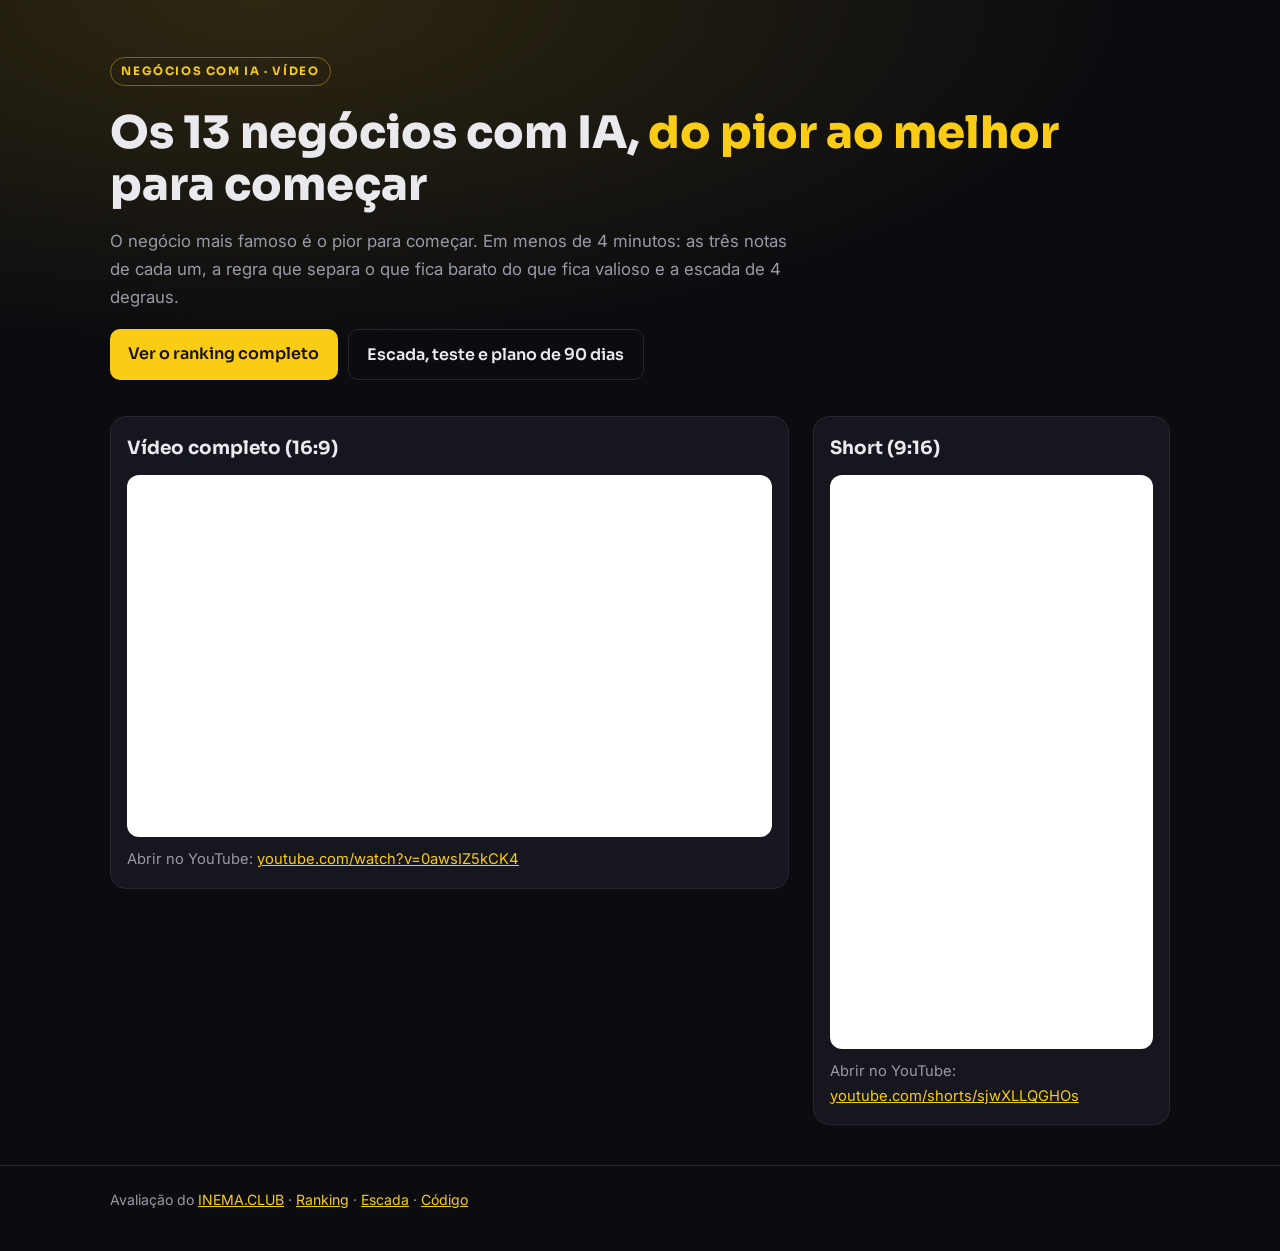
<file: videos/index.html>
<!doctype html>
<html lang="pt-BR">
<head>
<meta charset="utf-8">
<meta name="viewport" content="width=device-width,initial-scale=1">
<title>Vídeo — Negócios com IA: os 13 do pior ao melhor | INEMA.CLUB</title>
<meta name="description" content="Os 13 negócios com IA do pior ao melhor para começar, em vídeo (versão horizontal e short vertical).">
<meta property="og:title" content="Negócios com IA — os 13 do pior ao melhor, em vídeo">
<meta property="og:image" content="https://inematds.github.io/negocios-com-ia/guia/assets/banner.jpg">
<link rel="preconnect" href="https://fonts.googleapis.com">
<link rel="preconnect" href="https://fonts.gstatic.com" crossorigin>
<link href="https://fonts.googleapis.com/css2?family=Sora:wght@400;600;800&family=Inter:wght@400;500;600&display=swap" rel="stylesheet">
<style>
:root{--bg:#0c0c10;--bg2:#14141b;--card:#16161e;--line:#272730;--txt:#e9e9ee;--mut:#9a9aa6;--amb:#FACC15;color-scheme:dark}
*{box-sizing:border-box}
body{margin:0;background:var(--bg);color:var(--txt);font:16px/1.65 Inter,system-ui,sans-serif;-webkit-font-smoothing:antialiased}
.wrap{max-width:1100px;margin:0 auto;padding:0 20px}
header{padding:56px 0 24px;background:radial-gradient(ellipse at 20% 0%,rgba(250,204,21,.14),transparent 60%)}
.chip{display:inline-block;font-family:Sora;font-size:.72rem;letter-spacing:.14em;text-transform:uppercase;font-weight:700;color:var(--amb);border:1px solid rgba(250,204,21,.4);border-radius:999px;padding:.35em .9em}
h1{font-family:Sora;font-weight:800;font-size:clamp(1.8rem,4.5vw,2.8rem);line-height:1.15;margin:.5em 0 .3em}
h1 em{font-style:normal;color:var(--amb)}
h2{font-family:Sora;font-size:1.15rem;margin:0 0 .6em}
.lead{color:var(--mut);max-width:62ch;font-size:1.05rem}
.grid{display:grid;grid-template-columns:minmax(0,1.9fr) minmax(0,1fr);gap:24px;align-items:start;padding:12px 0 40px}
@media(max-width:820px){.grid{grid-template-columns:1fr}}
.card{background:var(--card);border:1px solid var(--line);border-radius:16px;padding:16px}
.v{position:relative;width:100%;border-radius:12px;overflow:hidden;background:#000}
.v.h{aspect-ratio:16/9}.v.s{aspect-ratio:9/16;max-width:380px;margin:0 auto}
.v iframe{position:absolute;inset:0;width:100%;height:100%;border:0}
.card p{color:var(--mut);font-size:.92rem;margin:.7em 0 0}
.card a{color:var(--amb)}
.cta{display:flex;flex-wrap:wrap;gap:10px;margin:18px 0 0}
.btn{display:inline-block;font-family:Sora;font-weight:600;text-decoration:none;background:#FACC15;color:#1a1206;border-radius:10px;padding:.7em 1.15em;min-height:44px}
.btn.ghost{background:transparent;color:var(--txt);border:1px solid var(--line)}
.btn:hover{filter:brightness(1.08)}.btn.ghost:hover{border-color:var(--amb);color:var(--amb)}
footer{border-top:1px solid var(--line);padding:22px 0 40px;color:var(--mut);font-size:.88rem}
footer a{color:var(--amb)}
</style>
</head>
<body>
<header><div class="wrap">
  <span class="chip">Negócios com IA · vídeo</span>
  <h1>Os 13 negócios com IA, <em>do pior ao melhor</em> para começar</h1>
  <p class="lead">O negócio mais famoso é o pior para começar. Em menos de 4 minutos: as três notas de cada um, a regra que separa o que fica barato do que fica valioso e a escada de 4 degraus.</p>
  <div class="cta">
    <a class="btn" href="../guia/">Ver o ranking completo</a>
    <a class="btn ghost" href="../guia/escada/">Escada, teste e plano de 90 dias</a>
  </div>
</div></header>
<main class="wrap">
  <div class="grid">
    <section class="card">
      <h2>Vídeo completo (16:9)</h2>
      <div class="v h"><iframe src="https://www.youtube-nocookie.com/embed/0awsIZ5kCK4" title="Os 13 negócios com IA do pior ao melhor — vídeo completo" loading="lazy" allow="accelerometer; encrypted-media; gyroscope; picture-in-picture; fullscreen" allowfullscreen></iframe></div>
      <p>Abrir no YouTube: <a href="https://www.youtube.com/watch?v=0awsIZ5kCK4">youtube.com/watch?v=0awsIZ5kCK4</a></p>
    </section>
    <section class="card">
      <h2>Short (9:16)</h2>
      <div class="v s"><iframe src="https://www.youtube-nocookie.com/embed/sjwXLLQGHOs" title="Os 13 negócios com IA do pior ao melhor — short" loading="lazy" allow="accelerometer; encrypted-media; gyroscope; picture-in-picture; fullscreen" allowfullscreen></iframe></div>
      <p>Abrir no YouTube: <a href="https://youtube.com/shorts/sjwXLLQGHOs">youtube.com/shorts/sjwXLLQGHOs</a></p>
    </section>
  </div>
</main>
<footer><div class="wrap">
  Avaliação do <a href="https://inema.club">INEMA.CLUB</a> · <a href="../guia/">Ranking</a> · <a href="../guia/escada/">Escada</a> · <a href="https://github.com/inematds/negocios-com-ia">Código</a>
</div></footer>
</body>
</html>
</file>
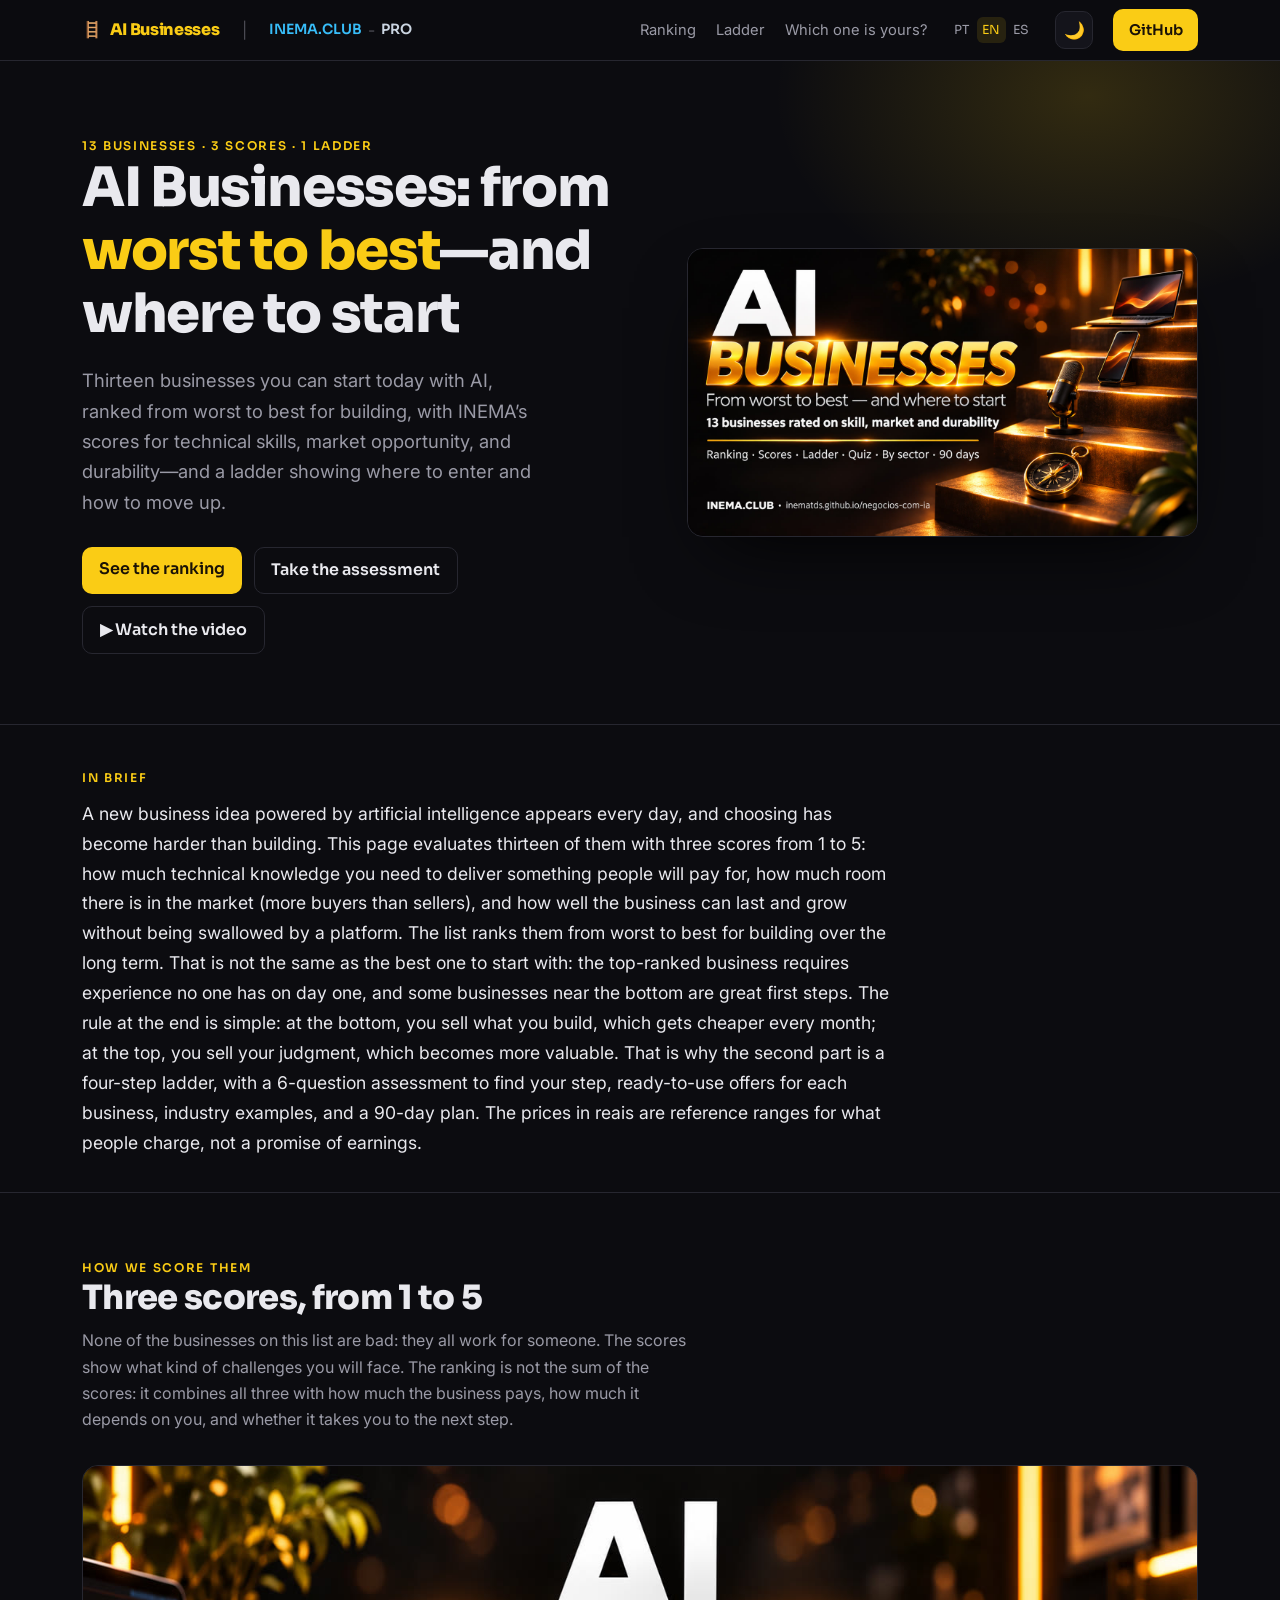
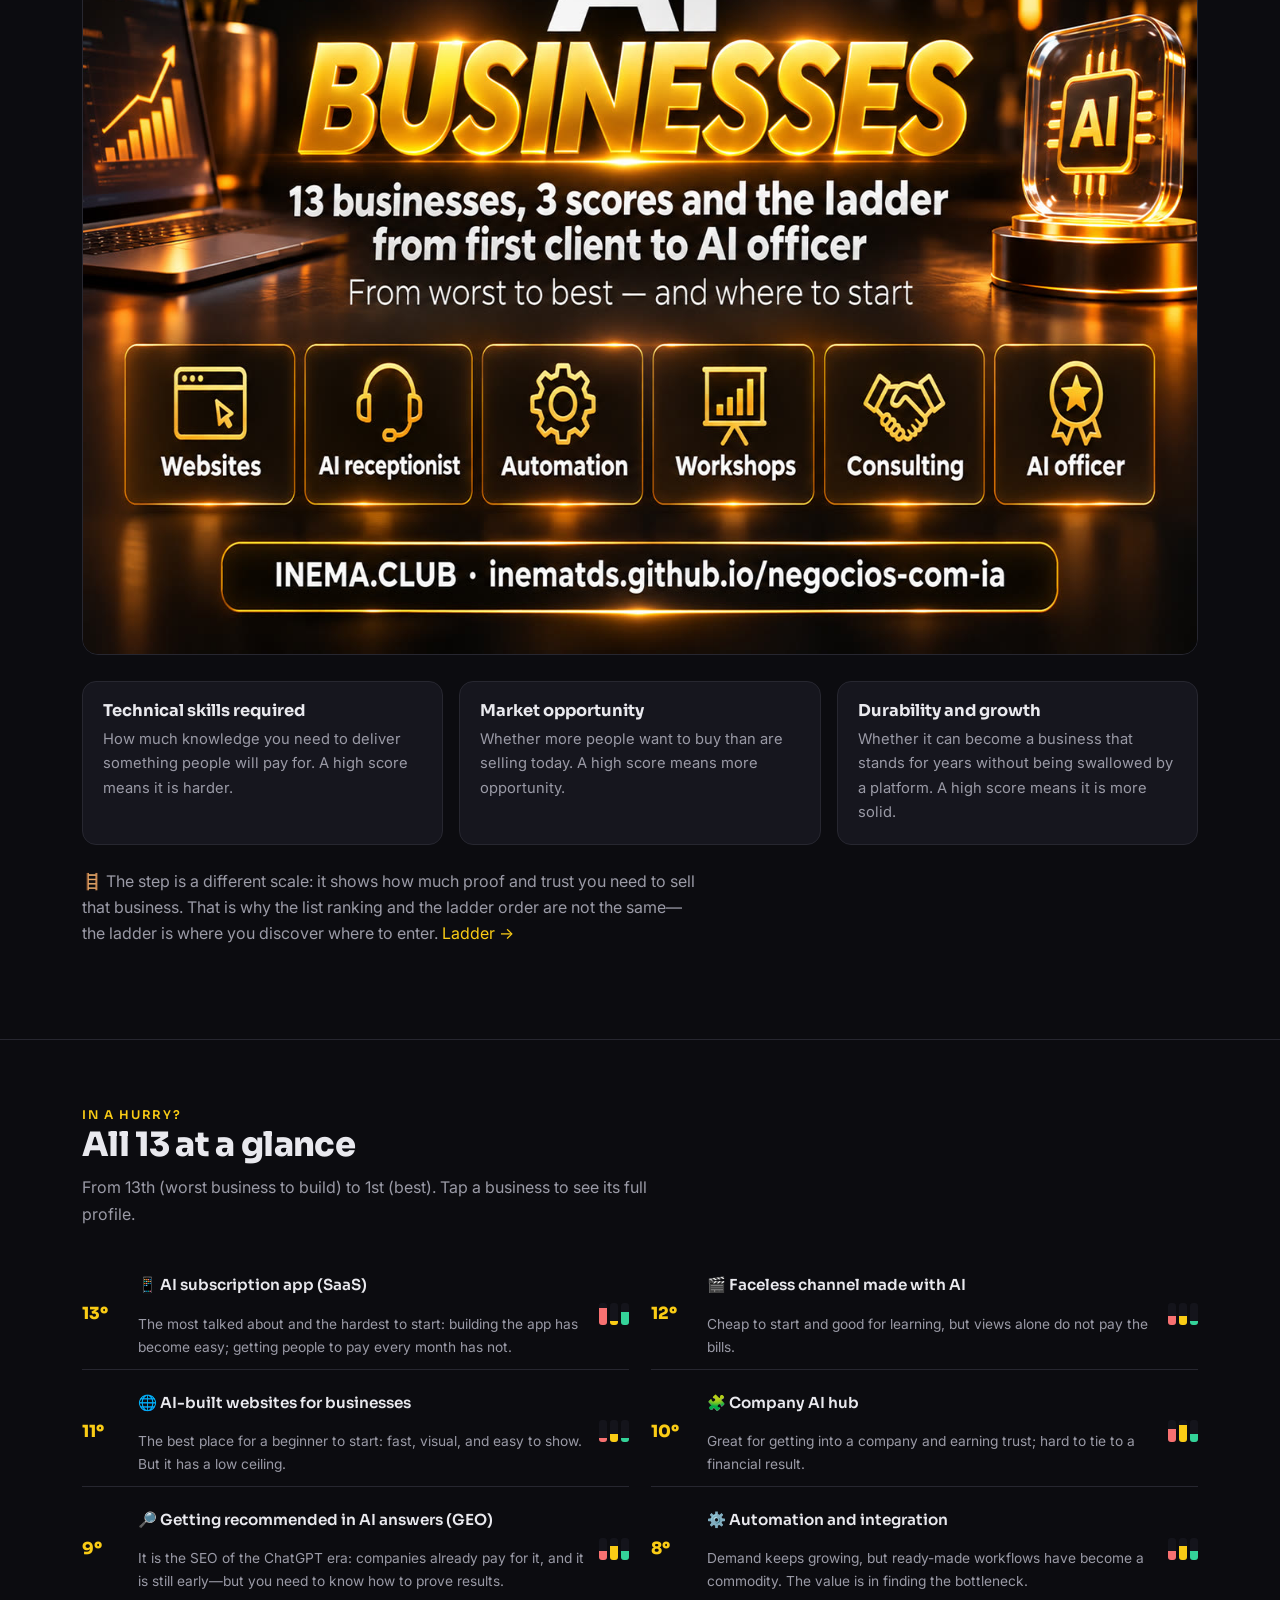
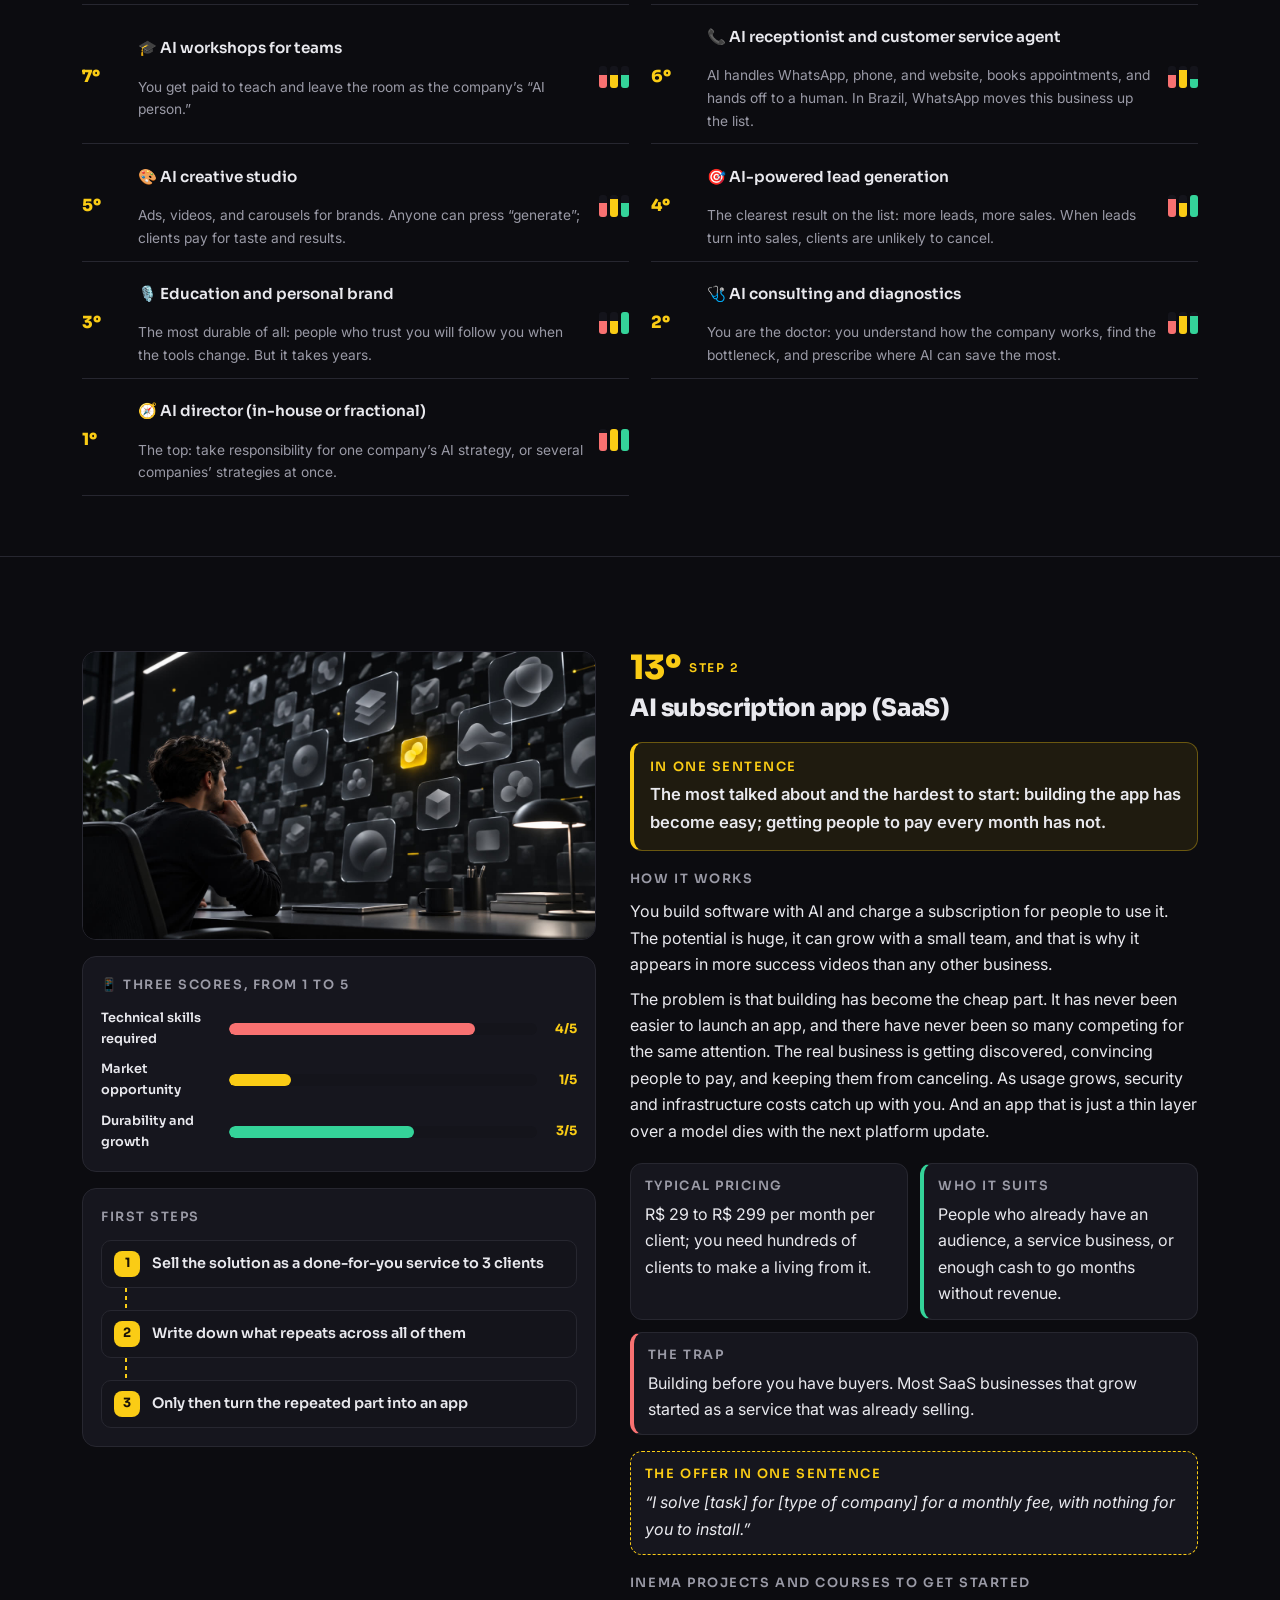
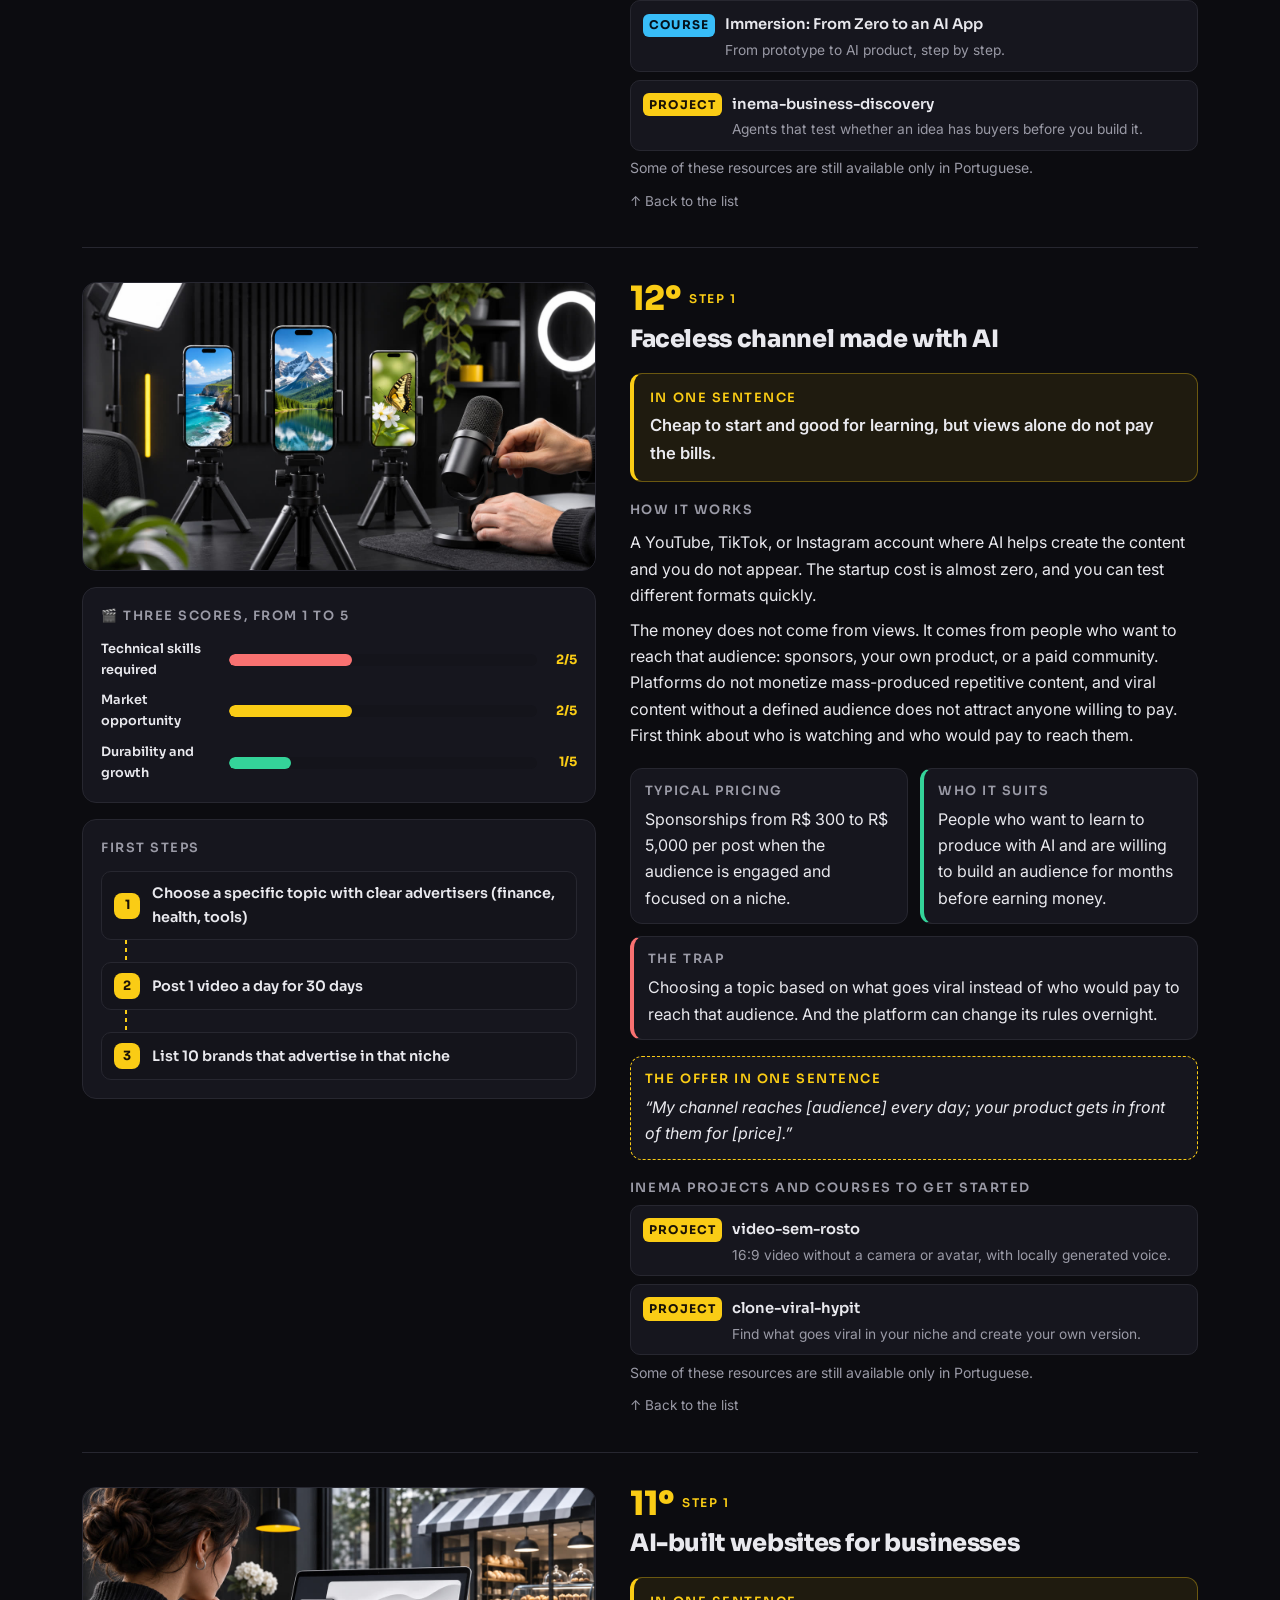
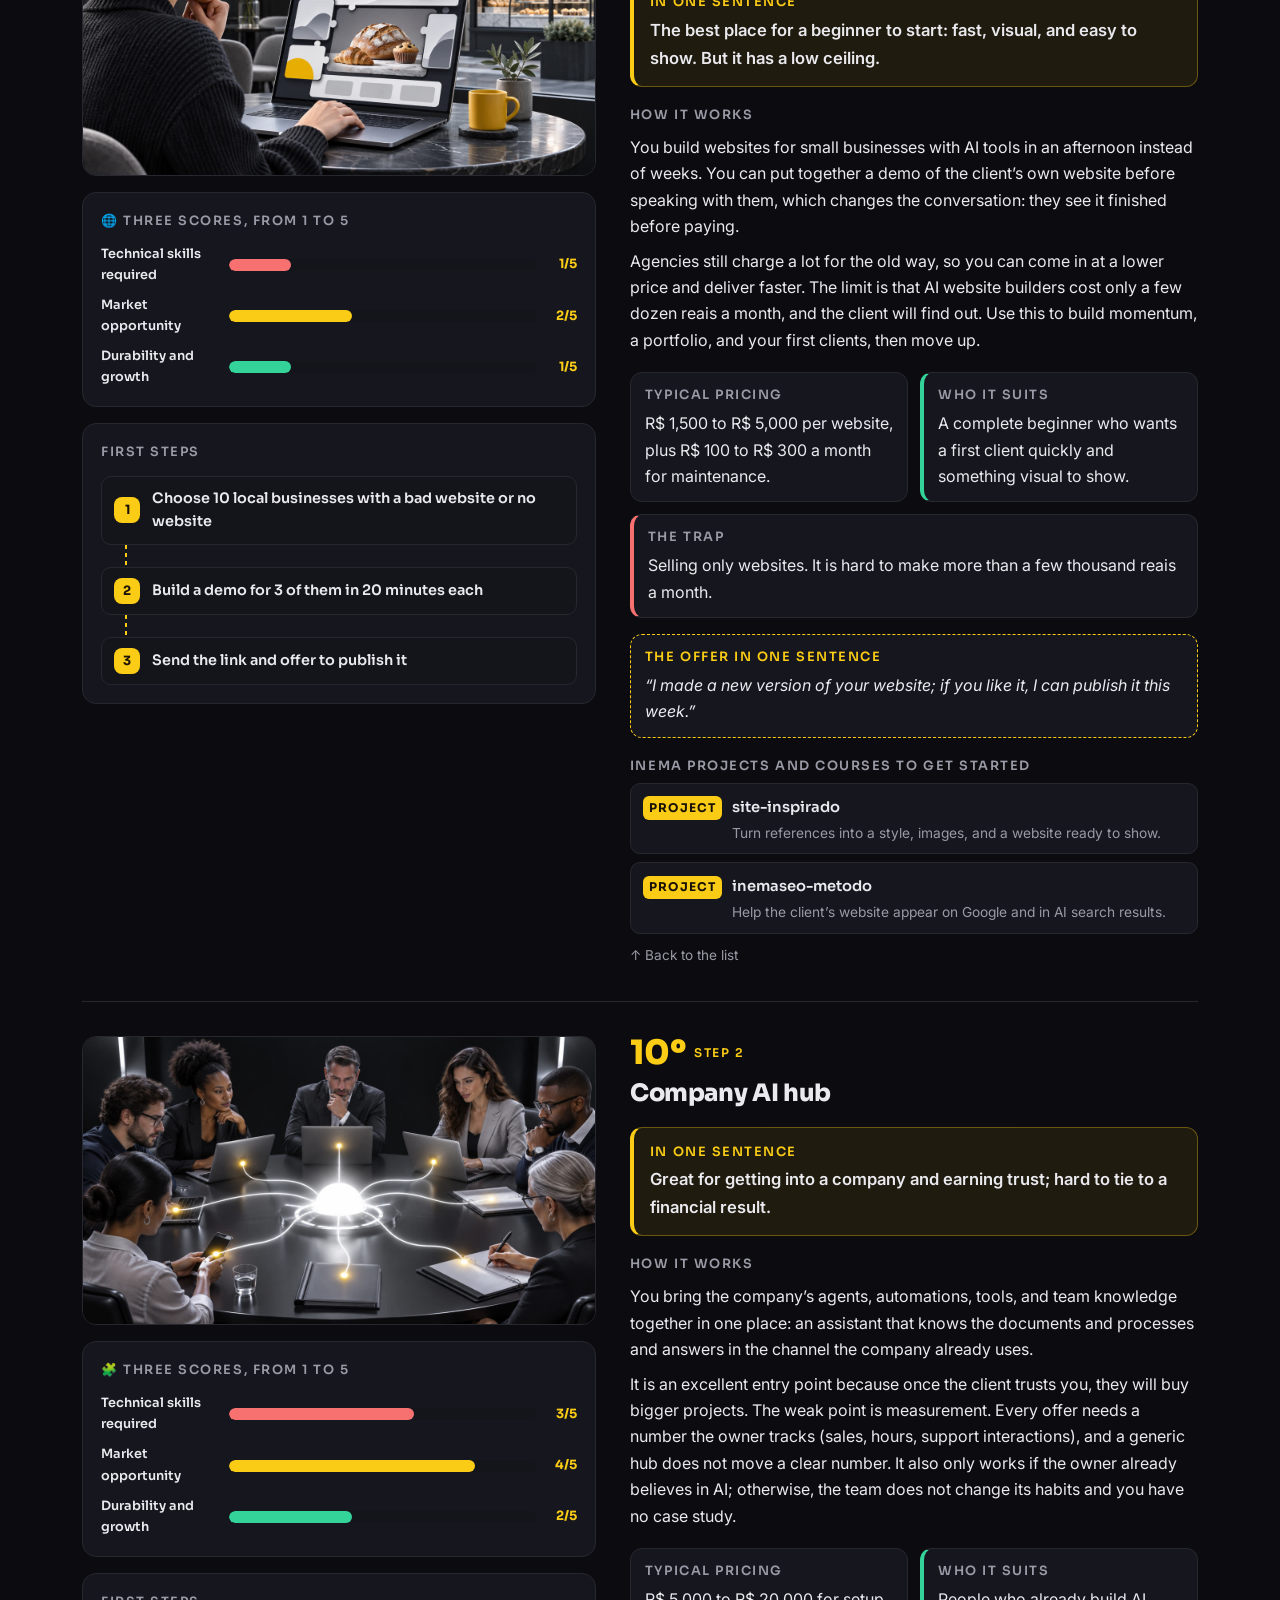
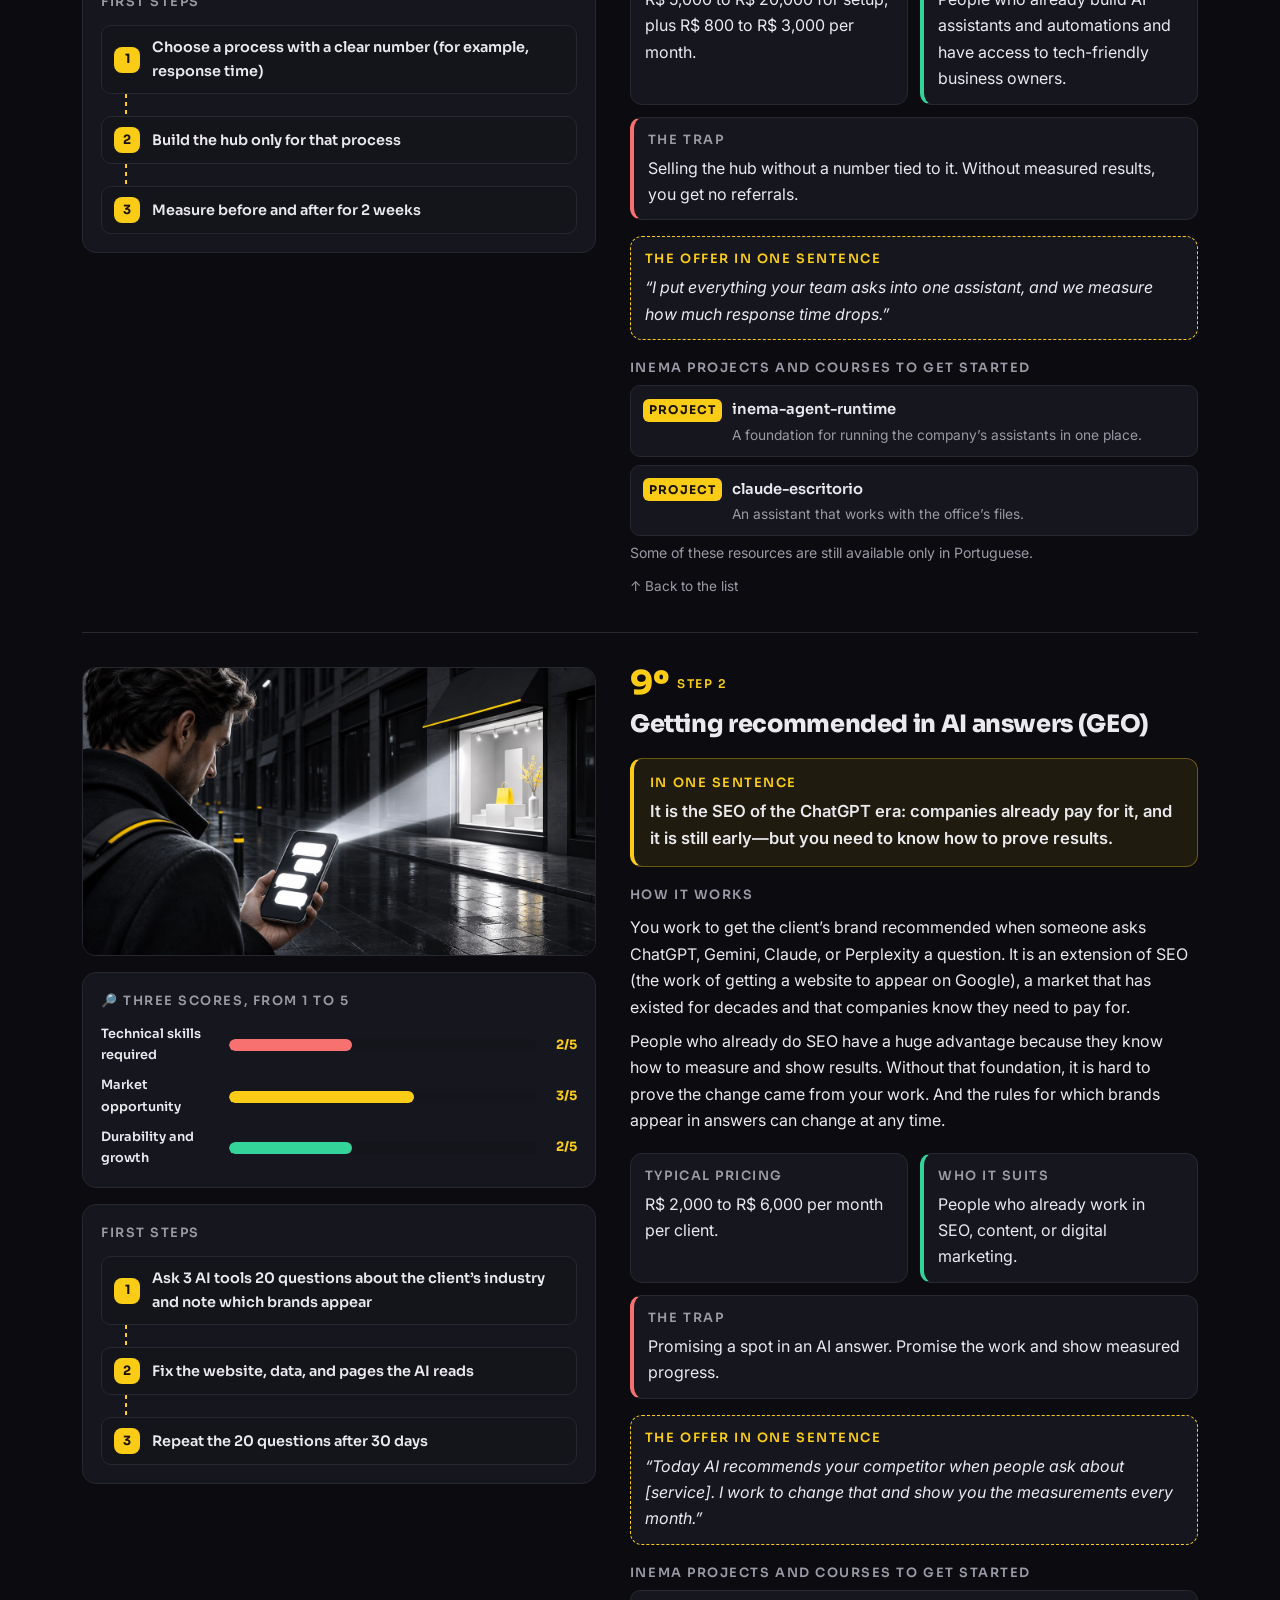
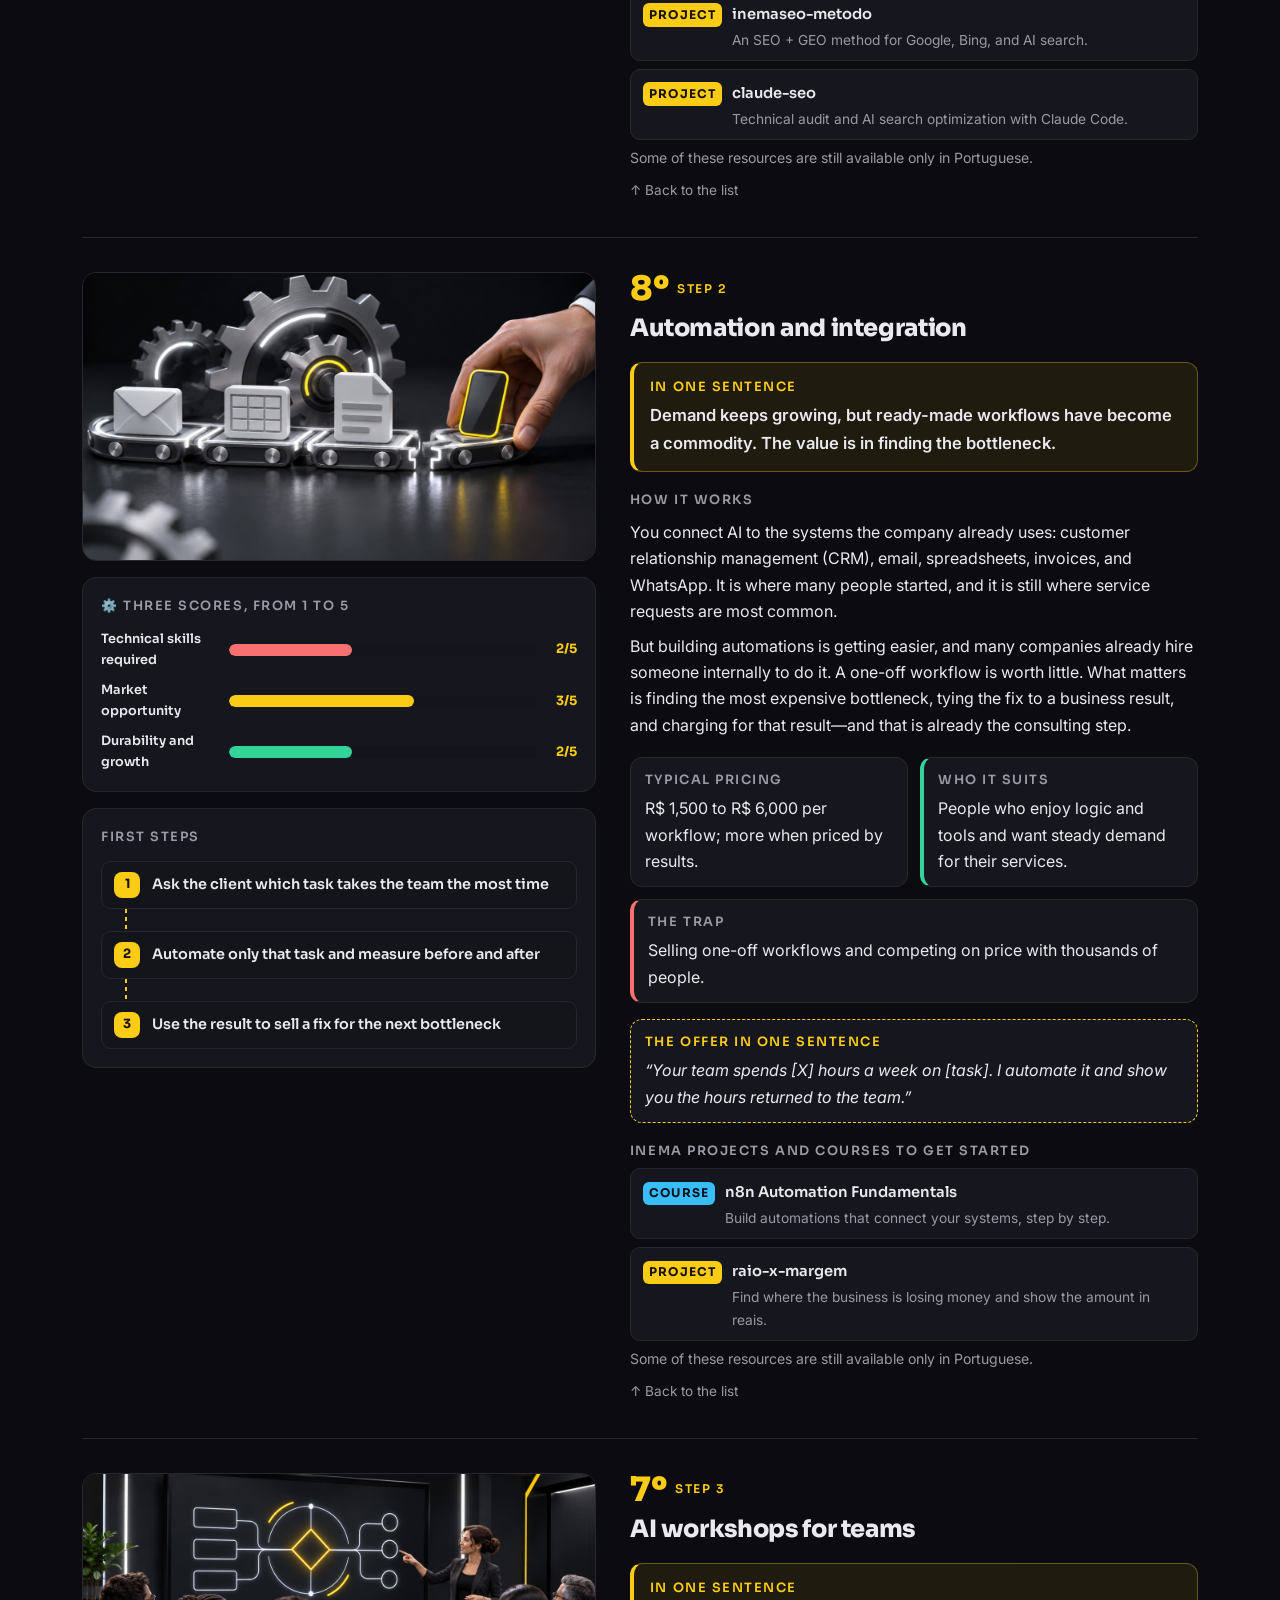
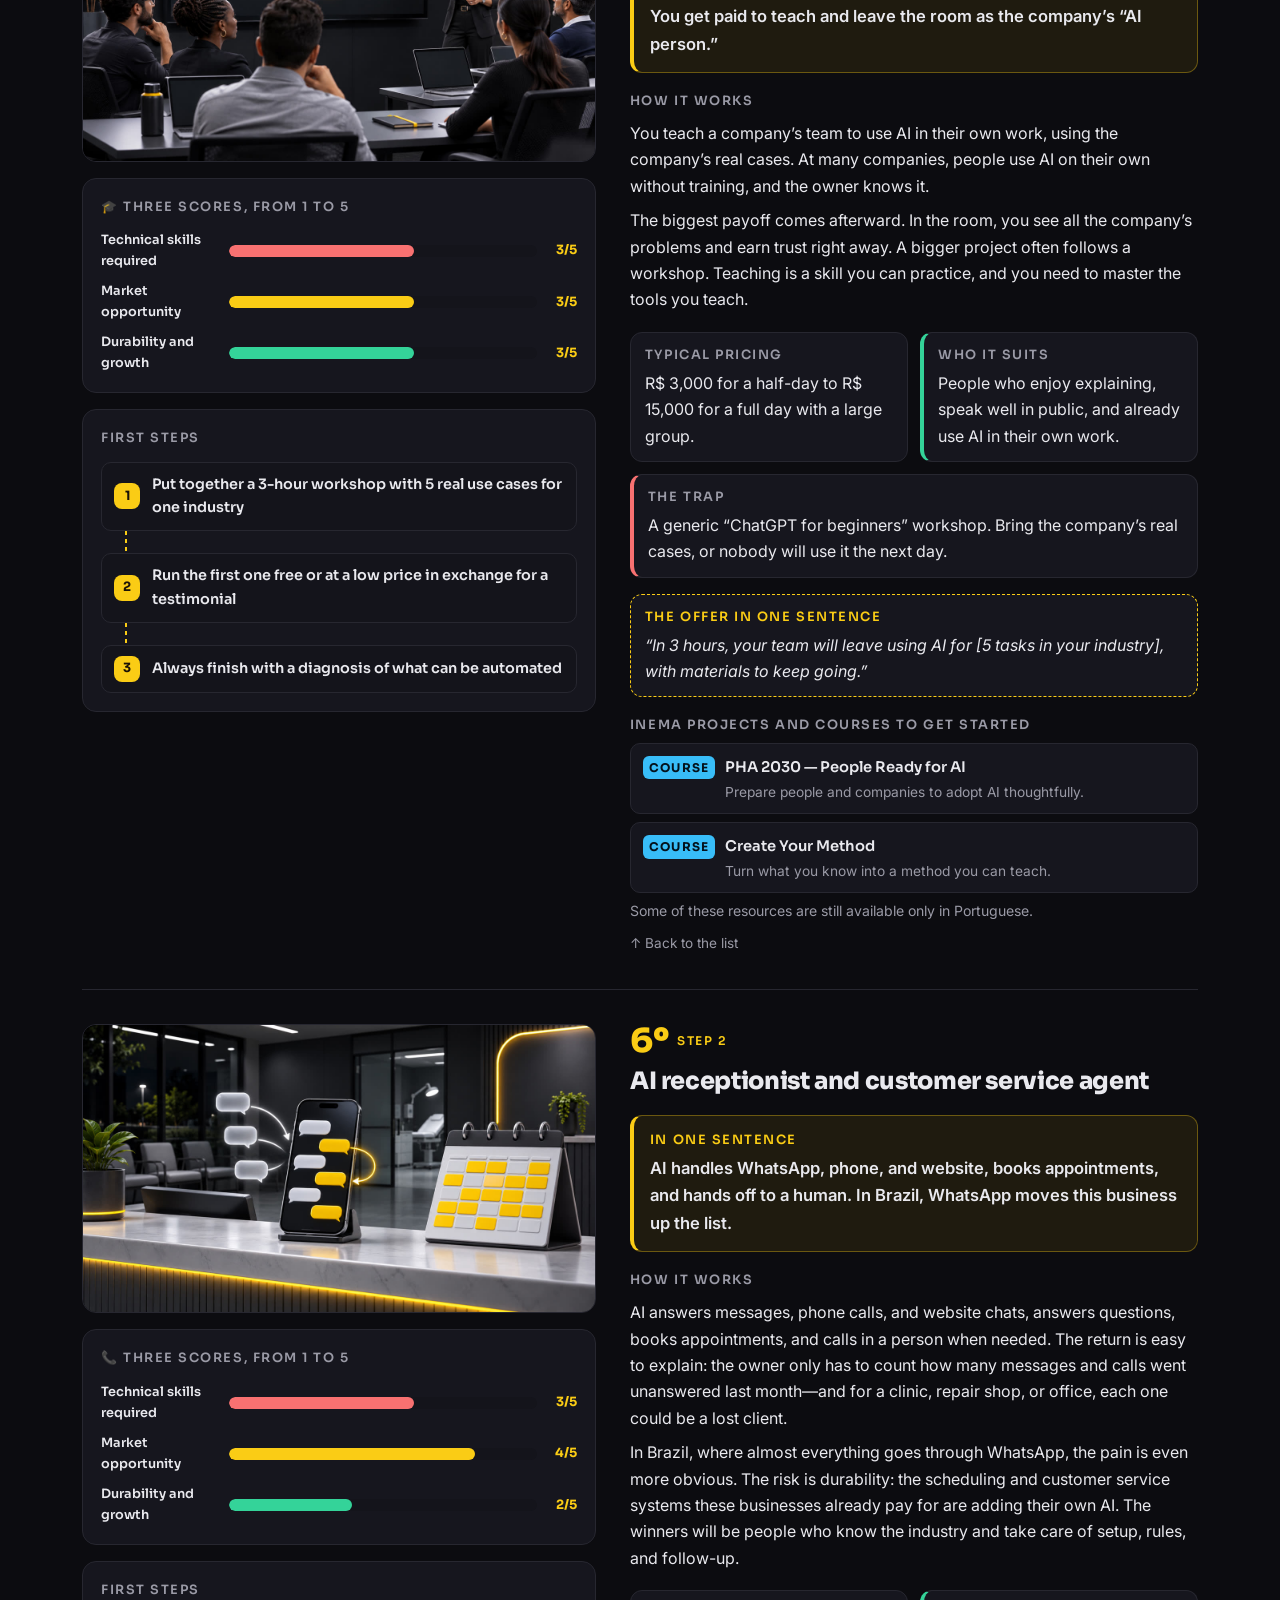
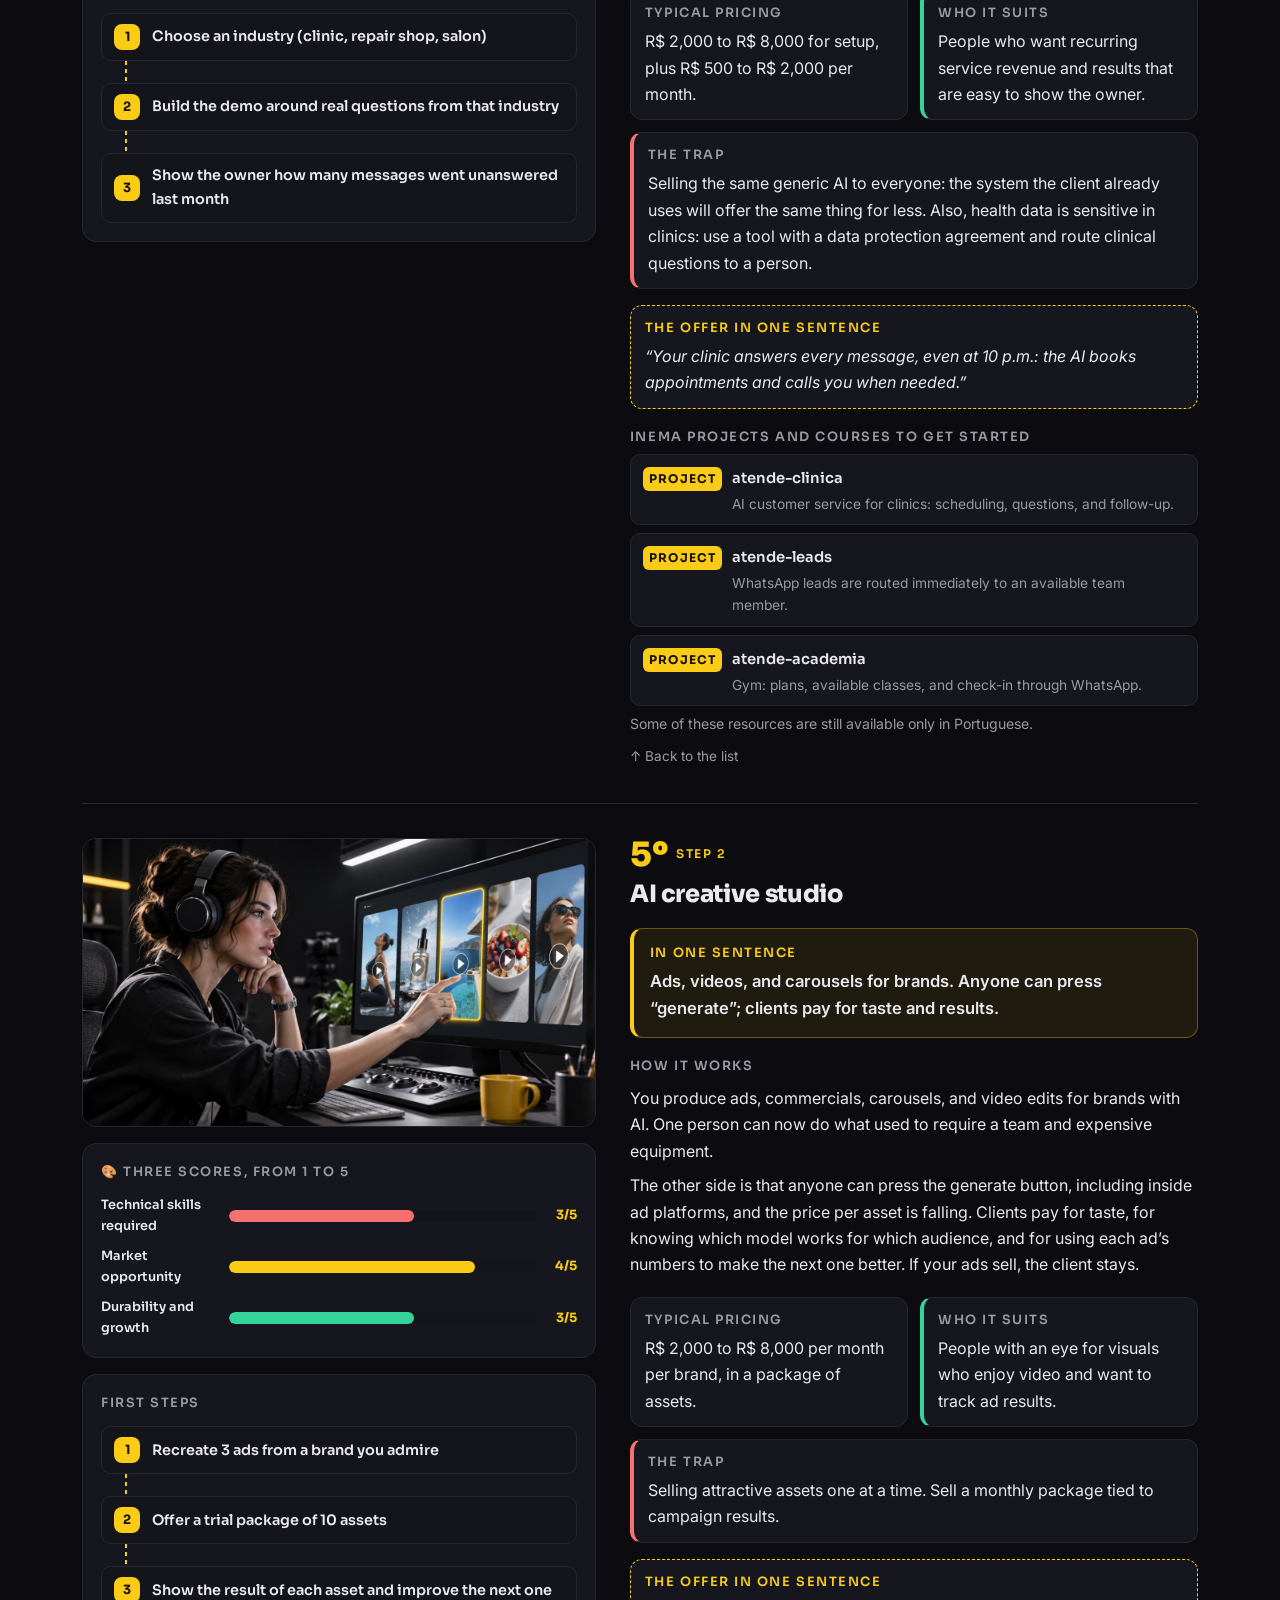
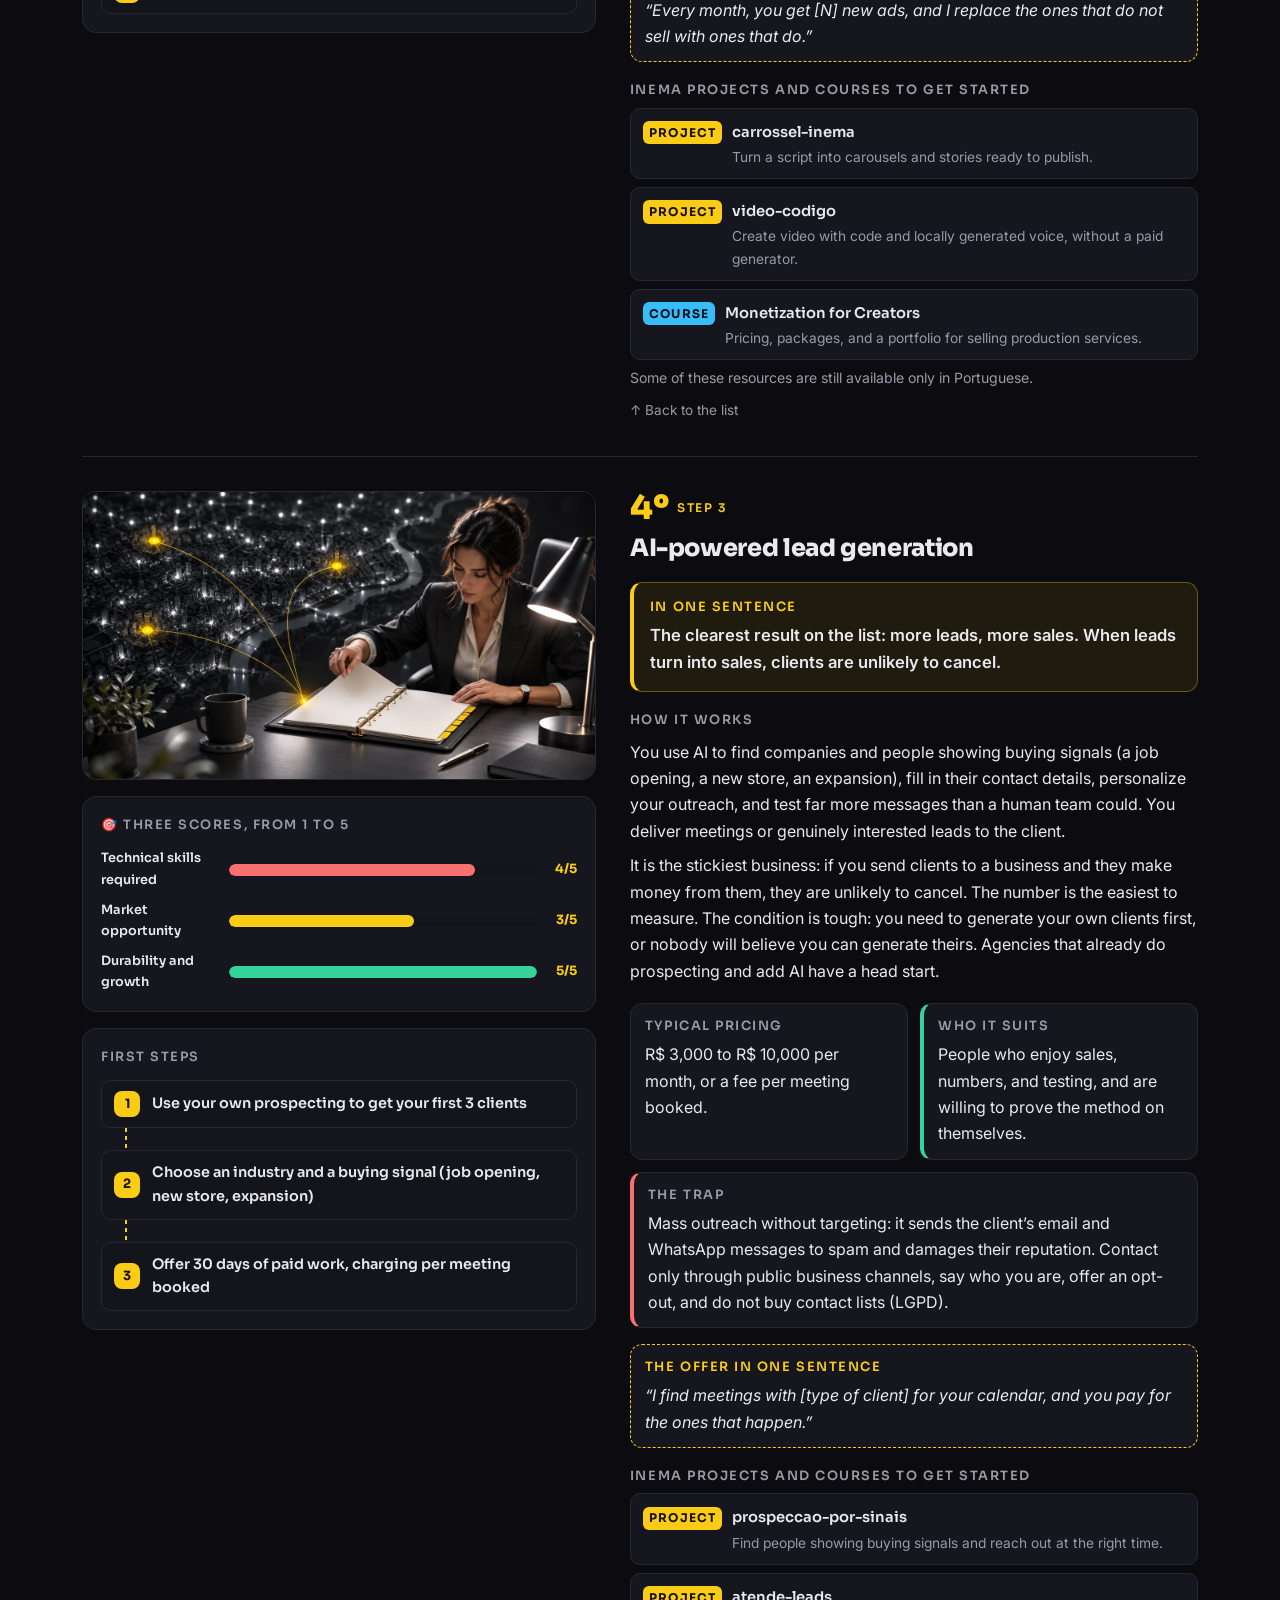
<file: guia/en/index.html>
<!DOCTYPE html>
<html lang="en">
<head>
<meta charset="utf-8">
<meta name="viewport" content="width=device-width, initial-scale=1">
<title>AI Businesses: 13 Ranked from Worst to Best—and Where to Start</title>
<meta name="description" content="Thirteen businesses you can start with artificial intelligence, evaluated by INEMA for technical requirements, market opportunity, and durability. Plus a 6-question assessment, offer sheets by industry, and a 90-day plan.">
<meta property="og:title" content="AI Businesses: 13 Ranked from Worst to Best—and Where to Start">
<meta property="og:description" content="Thirteen businesses you can start with artificial intelligence, evaluated by INEMA for technical requirements, market opportunity, and durability. Plus a 6-question assessment, offer sheets by industry, and a 90-day plan.">
<meta property="og:image" content="https://inematds.github.io/negocios-com-ia/guia/assets/banner-en.jpg">
<link rel="canonical" href="https://inematds.github.io/negocios-com-ia/guia/en/">
<link rel="alternate" hreflang="pt-BR" href="https://inematds.github.io/negocios-com-ia/guia/"><link rel="alternate" hreflang="en" href="https://inematds.github.io/negocios-com-ia/guia/en/"><link rel="alternate" hreflang="es" href="https://inematds.github.io/negocios-com-ia/guia/es/">
<link rel="preconnect" href="https://fonts.googleapis.com">
<link rel="preconnect" href="https://fonts.gstatic.com" crossorigin>
<link href="https://fonts.googleapis.com/css2?family=Sora:wght@400;600;800&family=Inter:wght@400;500;600&display=swap" rel="stylesheet">
<style>:root{--bg:#0c0c10;--bg2:#14141b;--card:#16161e;--line:#272730;--txt:#e9e9ee;--mut:#9a9aa6;--amb:#FACC15;--amb2:#fde68a;--sky:#38bdf8;--pro:#cbd5e1;--ok:#34d399;--bad:#f87171;color-scheme:dark}
body.light{--bg:#f6f7f9;--bg2:#eceef2;--card:#fff;--line:#e1e3ea;--txt:#1a1a22;--mut:#5b5b68;--amb:#854d0e;--amb2:#a16207;--sky:#0369a1;--pro:#b45309;--ok:#047857;--bad:#b91c1c;color-scheme:light}
body.light .hero .glow{opacity:.5}
*{box-sizing:border-box}html{scroll-behavior:smooth}
body{margin:0;background:var(--bg);color:var(--txt);font:16px/1.65 Inter,system-ui,sans-serif;-webkit-font-smoothing:antialiased}
h1,h2,h3{font-family:Sora,sans-serif;line-height:1.15;margin:0}
a{color:var(--amb);text-decoration:none}
.wrap{max-width:1160px;margin:0 auto;padding:0 22px}
.mut{color:var(--mut)}.amb{color:var(--amb)}
body.light .amb{color:var(--txt);background:linear-gradient(transparent 55%,#FACC15 55%)}
.chip{display:inline-block;font-size:.75rem;letter-spacing:.14em;text-transform:uppercase;color:var(--amb);font-weight:600;font-family:Sora}
nav{position:sticky;top:0;z-index:30;backdrop-filter:blur(12px);background:rgba(12,12,16,.78);border-bottom:1px solid var(--line)}
body.light nav{background:rgba(246,247,249,.85)}
nav .wrap{display:flex;align-items:center;gap:22px;height:60px}
nav .brand{display:flex;align-items:center;gap:8px;font-family:Sora;font-weight:800;letter-spacing:-.02em;color:var(--amb);white-space:nowrap}
nav .sep{color:var(--mut);opacity:.45}
nav .inema{color:var(--sky);font-weight:600;font-size:.88rem;font-family:Sora}
nav .pro{color:var(--pro);font-weight:600;font-size:.88rem;font-family:Sora}
nav .clubpro{display:inline-flex;align-items:center;gap:6px}
nav .links{margin-left:auto;display:flex;align-items:center;gap:20px;font-size:.92rem}
nav .links a.sec{color:var(--mut)}nav .links a.sec:hover{color:var(--txt)}
.lang{display:inline-flex;gap:2px;font-family:Sora;font-size:.78rem}
.lang a{color:var(--mut);padding:.2em .45em;border-radius:6px}.lang a.on{color:var(--amb);background:rgba(250,204,21,.12)}
.tgl{background:var(--bg2);border:1px solid var(--line);color:var(--txt);width:38px;height:38px;border-radius:10px;cursor:pointer;display:inline-flex;align-items:center;justify-content:center;font-size:1.05rem}
.btn{display:inline-block;background:#FACC15;color:#1a1206;font-weight:600;padding:.6em 1.05em;border-radius:10px;font-family:Sora}
.btn.ghost{background:transparent;color:var(--txt);border:1px solid var(--line)}
@media(max-width:860px){nav .links a.sec{display:none}}
@media(max-width:560px){nav .wrap{gap:8px;padding:8px 14px;height:auto;flex-wrap:wrap}nav .links{gap:8px;margin-left:0;width:100%;justify-content:space-between}nav .btn{padding:.45em .7em;font-size:.82rem}.tgl{width:34px;height:34px}}
.hero{position:relative;overflow:hidden;border-bottom:1px solid var(--line)}
.hero .glow{position:absolute;inset:-40% -20% auto auto;width:70%;height:600px;background:radial-gradient(closest-side,rgba(250,204,21,.16),transparent 70%);pointer-events:none}
.hero .wrap{display:grid;grid-template-columns:1.05fr .95fr;gap:40px;align-items:center;padding:70px 22px}
.hero h1{font-size:clamp(2.1rem,5vw,3.4rem);font-weight:800;letter-spacing:-.025em}
.hero p.lead{font-size:1.15rem;color:var(--mut);margin:1.1em 0 1.6em;max-width:38ch}
.hero .cta{display:flex;gap:12px;flex-wrap:wrap}
.hero figure{margin:0;border-radius:16px;overflow:hidden;border:1px solid var(--line);box-shadow:0 30px 80px -30px #000}
.hero figure img{width:100%;height:auto;display:block}
@media(max-width:780px){.hero .wrap{grid-template-columns:1fr;padding:44px 22px}}
.resumo{padding:38px 0 34px;border-bottom:1px solid var(--line)}
.resumo p{font-size:1.1rem;line-height:1.7;max-width:74ch;margin:.55em 0 0}
section{padding:60px 0;border-bottom:1px solid var(--line)}
section h2{font-size:clamp(1.5rem,3.4vw,2.1rem);font-weight:800;letter-spacing:-.02em}
section .sub{color:var(--mut);margin:.6em 0 2em;max-width:62ch}
.grid{display:grid;gap:16px}.g4{grid-template-columns:repeat(4,1fr)}.g2{grid-template-columns:repeat(2,1fr)}
@media(max-width:900px){.g4{grid-template-columns:1fr 1fr}}
@media(max-width:540px){.g2,.g4{grid-template-columns:1fr}}
.card{background:var(--card);border:1px solid var(--line);border-radius:14px;padding:20px;min-width:0}
a.card{color:var(--txt);transition:border-color .2s,transform .2s}a.card:hover{border-color:var(--amb);transform:translateY(-2px)}
.card h3{font-size:1.02rem;margin-bottom:.4em}.card p{color:var(--mut);font-size:.92rem;margin:0}
.card .ic{font-size:1.4rem;display:block;margin-bottom:.4em}
.card .n{font-family:Sora;font-size:.75rem;color:var(--amb);letter-spacing:.1em;text-transform:uppercase}
.big{margin:0 0 26px;border-radius:16px;overflow:hidden;border:1px solid var(--line)}.big img{width:100%;display:block}
.rapido ol{list-style:none;padding:0;margin:0;display:grid;grid-template-columns:1fr 1fr;gap:10px 22px;counter-reset:q}
@media(max-width:760px){.rapido ol{grid-template-columns:1fr}}
.rapido li{counter-increment:q;display:grid;grid-template-columns:38px minmax(0,1fr);gap:12px;padding:12px 0;border-bottom:1px solid var(--line)}
.rapido li:before{content:counter(q,decimal-leading-zero);font-family:Sora;font-weight:800;color:var(--amb);font-size:.95rem}
.rapido a{color:var(--txt);font-weight:600;font-family:Sora;font-size:.95rem;line-height:1.35}.rapido a:hover{color:var(--amb)}
.rapido span{display:block;color:var(--mut);font-size:.9rem;margin-top:.25em}
.rapido span a.det{display:inline;font-family:Inter;font-weight:600;font-size:.85rem;color:var(--amb);white-space:nowrap}
.sec-h{display:flex;align-items:center;gap:12px;margin-bottom:1.6em}.sec-h .ic{font-size:1.8rem}
.q{display:grid;grid-template-columns:minmax(0,.95fr) minmax(0,1.05fr);gap:34px;padding:34px 0;border-top:1px solid var(--line);scroll-margin-top:70px}
.q:first-of-type{border-top:none}
@media(max-width:880px){.q{grid-template-columns:1fr;gap:20px}}
.q figure{margin:0;border-radius:14px;overflow:hidden;border:1px solid var(--line);aspect-ratio:16/9;background:var(--bg2)}
.q figure img{width:100%;height:100%;object-fit:cover;display:block}
.q .side{position:sticky;top:80px;align-self:start;display:flex;flex-direction:column;gap:16px}
@media(max-width:880px){.q .side{position:static;order:2}}
.q h3{font-size:clamp(1.2rem,2.4vw,1.5rem);font-weight:800;letter-spacing:-.015em;margin:.35em 0 .8em}
.q .curta{background:rgba(250,204,21,.08);border:1px solid rgba(250,204,21,.35);border-left:4px solid #FACC15;border-radius:12px;padding:14px 16px;font-weight:600;font-size:1.04rem}
body.light .q .curta{background:#fff8d6;border-color:#f3d97a}
.q .curta small{display:block;font-family:Sora;font-size:.72rem;letter-spacing:.12em;text-transform:uppercase;color:var(--amb);font-weight:600;margin-bottom:.3em}
.q .lbl{font-family:Sora;font-size:.75rem;letter-spacing:.12em;text-transform:uppercase;color:var(--mut);font-weight:600;margin:1.4em 0 .4em}
.q .texto p{margin:.5em 0;max-width:68ch}
.q ul.pontos{margin:.4em 0 0;padding:0;list-style:none}
.q ul.pontos li{padding:.35em 0 .35em 1.6em;position:relative}
.q ul.pontos li:before{content:"→";position:absolute;left:0;color:var(--amb);font-weight:700}
.diag{background:var(--card);border:1px solid var(--line);border-radius:14px;padding:18px;overflow:hidden}
.diag .dt{font-family:Sora;font-size:.72rem;letter-spacing:.12em;text-transform:uppercase;color:var(--mut);font-weight:600;margin-bottom:12px}
.diag [data-i]{opacity:0;transform:translateY(10px);transition:opacity .5s ease,transform .5s ease;transition-delay:calc(var(--i)*220ms)}
.diag.vis [data-i]{opacity:1;transform:none}
/* fluxo */
.df{display:flex;flex-direction:column;gap:0}
.df .st{display:flex;align-items:center;gap:12px;background:var(--bg2);border:1px solid var(--line);border-radius:10px;padding:10px 12px;font-family:Sora;font-weight:600;font-size:.9rem}
.df .st b{flex:0 0 26px;height:26px;border-radius:8px;background:#FACC15;color:#1a1206;display:flex;align-items:center;justify-content:center;font-size:.8rem}
.df .ar{height:22px;width:2px;margin-left:24px;background:repeating-linear-gradient(to bottom,var(--amb) 0 4px,transparent 4px 8px);background-size:2px 8px;animation:dash 1s linear infinite}
@keyframes dash{to{background-position:0 8px}}
/* compara */
.dc{display:grid;gap:12px}.dc.c2{grid-template-columns:1fr 1fr}.dc.c3{grid-template-columns:1fr 1fr 1fr}
@media(max-width:520px){.dc.c2,.dc.c3{grid-template-columns:1fr}}
.dc .col{background:var(--bg2);border:1px solid var(--line);border-radius:10px;padding:12px;min-width:0}
.dc .col h4{margin:0 0 .5em;font-family:Sora;font-size:.92rem;display:flex;gap:6px;align-items:center}
.dc .col.bom{border-color:var(--ok)}.dc .col.bom h4 .t{color:var(--ok)}
.dc .col.alerta{border-color:var(--bad)}.dc .col.alerta h4 .t{color:var(--bad)}
.dc .col ul{margin:0;padding:0;list-style:none;font-size:.88rem;color:var(--mut)}
.dc .col li{padding:.25em 0}
/* camadas */
.dl{display:flex;justify-content:center}
.dl .ly{border:1px dashed var(--line);border-radius:16px;padding:26px 12px 12px;position:relative;width:100%;text-align:center}
.dl .ly>span{position:absolute;top:6px;left:0;right:0;font-family:Sora;font-size:.8rem;font-weight:600;color:var(--mut)}
.dl .core{border:none;padding:16px;background:#FACC15;color:#1a1206;border-radius:12px;font-family:Sora;font-weight:800;animation:pulse 2.4s ease-in-out infinite}
@keyframes pulse{50%{box-shadow:0 0 0 10px rgba(250,204,21,.12)}}
/* ciclo */
.dy{position:relative;width:min(340px,100%);aspect-ratio:1;margin:0 auto}
.dy .ring{position:absolute;inset:18%;border:2px dashed var(--line);border-radius:50%}
.dy .orb{position:absolute;inset:18%;animation:spin 6s linear infinite}
.dy .orb:after{content:"";position:absolute;top:-7px;left:calc(50% - 7px);width:14px;height:14px;border-radius:50%;background:#FACC15;box-shadow:0 0 14px #FACC15}
@keyframes spin{to{transform:rotate(360deg)}}
.dy .nd{position:absolute;width:40%;translate:-50% -50%;background:var(--bg2);border:1px solid var(--line);border-radius:10px;padding:7px 8px;font-family:Sora;font-weight:600;font-size:.78rem;text-align:center;line-height:1.25}
.dy .nd b{color:var(--amb)}
/* tempo */
.dtm{position:relative;display:grid;gap:10px}
.dtm .mk{display:grid;grid-template-columns:20px minmax(0,1fr);gap:12px;align-items:start}
.dtm .mk i{width:16px;height:16px;border-radius:50%;border:3px solid #FACC15;margin-top:4px;background:var(--bg)}
.dtm .mk:last-child i{border-style:dashed}
.dtm .mk strong{font-family:Sora;display:block}.dtm .mk span{color:var(--mut);font-size:.88rem}
/* barras */
.db .br{margin:8px 0}.db .br .l{display:flex;justify-content:space-between;font-size:.86rem;font-family:Sora;font-weight:600}
.db .br .tr{height:14px;background:var(--bg2);border-radius:999px;overflow:hidden;margin-top:4px}
.db .br .fl{height:100%;width:0;background:#FACC15;border-radius:999px;transition:width 1.1s cubic-bezier(.2,.7,.2,1);transition-delay:calc(var(--i)*250ms)}
.db .br:nth-child(3) .fl{background:var(--ok)}
.diag.vis .db .fl{width:var(--w)}
.db .nota{margin-top:10px;font-size:.86rem;color:var(--mut)}
@media(prefers-reduced-motion:reduce){.diag [data-i]{opacity:1;transform:none;transition:none}.df .ar,.dy .orb,.dl .core{animation:none}.db .fl{width:var(--w)!important;transition:none}}
.aviso{border:1px solid var(--line);border-left:4px solid var(--bad);border-radius:12px;padding:14px 16px;color:var(--mut);font-size:.92rem;margin-top:22px}
.topo{display:inline-block;margin-top:10px;font-size:.85rem;color:var(--mut)}
footer{padding:46px 0;text-align:center;color:var(--mut);font-size:.9rem}
.pill{display:inline-block;border:1px solid var(--line);border-radius:999px;padding:.3em .8em;font-size:.78rem;color:var(--mut);margin:3px}
/* detalhe + relacionados */
.q .acoes{display:flex;flex-wrap:wrap;gap:12px;align-items:center;margin-top:1.4em}
.btn.mais{font-size:.92rem}
ul.rel{list-style:none;margin:.4em 0 0;padding:0;display:grid;gap:8px}
ul.rel li a{display:flex;gap:10px;align-items:baseline;background:var(--card);border:1px solid var(--line);border-radius:10px;padding:9px 12px;color:var(--txt);transition:border-color .2s}
ul.rel li a:hover{border-color:var(--amb)}
ul.rel .tp{flex:0 0 auto;font-family:Sora;font-size:.66rem;letter-spacing:.1em;text-transform:uppercase;font-weight:700;color:#1a1206;background:#FACC15;border-radius:6px;padding:.15em .5em}
ul.rel .tp.curso{background:var(--sky);color:#04121c}
ul.rel .nm{font-family:Sora;font-weight:600;font-size:.92rem}
ul.rel .ds{display:block;color:var(--mut);font-size:.86rem;font-weight:400;font-family:Inter;margin-top:.15em}
.rel-vazio,.rel-nota{color:var(--mut);font-size:.88rem;margin:.4em 0 0}
.det{max-width:820px;margin:0 auto;padding:0 22px}
.det .volta{display:inline-block;margin:28px 0 18px;color:var(--mut);font-size:.9rem}.det .volta:hover{color:var(--amb)}
.det h1{font-size:clamp(1.7rem,4.4vw,2.5rem);font-weight:800;letter-spacing:-.02em;margin:.35em 0 .7em}
.det .curta{background:rgba(250,204,21,.08);border:1px solid rgba(250,204,21,.35);border-left:4px solid #FACC15;border-radius:12px;padding:14px 16px;font-weight:600;font-size:1.06rem}
body.light .det .curta{background:#fff8d6;border-color:#f3d97a}
.det .curta small{display:block;font-family:Sora;font-size:.72rem;letter-spacing:.12em;text-transform:uppercase;color:var(--amb);font-weight:600;margin-bottom:.3em}
.det figure{margin:24px 0;border-radius:16px;overflow:hidden;border:1px solid var(--line);aspect-ratio:16/9;background:var(--bg2)}
.det figure img{width:100%;height:100%;object-fit:cover;display:block}
.det .intro{font-size:1.12rem;line-height:1.7}
.det h2{font-size:clamp(1.25rem,2.8vw,1.55rem);font-weight:800;letter-spacing:-.015em;margin:1.8em 0 .5em}
.det p{margin:.6em 0;max-width:70ch}
.det .lbl{font-family:Sora;font-size:.75rem;letter-spacing:.12em;text-transform:uppercase;color:var(--mut);font-weight:600;margin:2em 0 .5em}
.det .ex{background:var(--card);border:1px solid var(--line);border-left:4px solid var(--sky);border-radius:12px;padding:14px 16px;margin:1em 0}
.det .ex small{display:block;font-family:Sora;font-size:.72rem;letter-spacing:.12em;text-transform:uppercase;color:var(--sky);font-weight:600;margin-bottom:.3em}
.det ol.passos{counter-reset:p;list-style:none;padding:0;margin:.4em 0}
.det ol.passos li{counter-increment:p;position:relative;padding:.55em 0 .55em 2.6em;border-bottom:1px solid var(--line)}
.det ol.passos li:before{content:counter(p);position:absolute;left:0;top:.5em;width:1.8em;height:1.8em;border-radius:8px;background:#FACC15;color:#1a1206;font-family:Sora;font-weight:800;font-size:.85rem;display:flex;align-items:center;justify-content:center}
.det ul.erros,.det ul.pontos{list-style:none;padding:0;margin:.4em 0}
.det ul.erros li,.det ul.pontos li{position:relative;padding:.4em 0 .4em 1.7em}
.det ul.erros li:before{content:"✗";position:absolute;left:0;color:var(--bad);font-weight:700}
.det ul.pontos li:before{content:"→";position:absolute;left:0;color:var(--amb);font-weight:700}
.det .diag{margin:1.4em 0}
.det .pn{display:grid;grid-template-columns:1fr 1fr;gap:12px;margin:40px 0 50px}
.det .pn a{background:var(--card);border:1px solid var(--line);border-radius:12px;padding:12px 14px;color:var(--txt);font-family:Sora;font-weight:600;font-size:.9rem;line-height:1.35}
.det .pn a:hover{border-color:var(--amb)}.det .pn a small{display:block;color:var(--mut);font-weight:400;font-size:.75rem;margin-bottom:.2em}
.det .pn a.nx{text-align:right;grid-column:2}
@media(max-width:560px){.det .pn{grid-template-columns:1fr}.det .pn a.nx{grid-column:1}}

.q .lbl,.facts .f small,.ofr small,.q .curta small,.diag .dt{font-size:.8rem!important}
ul.rel .tp{font-size:.75rem!important}
.rk li a{display:block;padding:.35em 0;min-height:40px}
.esc .dg li a{display:block;padding:.45em 0}
/* notas */
.nt{display:grid;gap:9px}
.nt .r{display:grid;grid-template-columns:118px minmax(0,1fr) 30px;gap:10px;align-items:center;font-family:Sora;font-size:.8rem;font-weight:600}
.nt .r .tr{height:12px;background:var(--bg2);border-radius:999px;overflow:hidden}
.nt .r .fl{height:100%;width:0;border-radius:999px;background:#FACC15;transition:width 1.1s cubic-bezier(.2,.7,.2,1);transition-delay:calc(var(--i)*220ms)}
.nt .r.tec .fl{background:var(--bad)}.nt .r.dur .fl{background:var(--ok)}
.nt .r b{text-align:right;color:var(--amb)}
.diag.vis .nt .fl{width:var(--w)}
@media(prefers-reduced-motion:reduce){.nt .fl{width:var(--w)!important;transition:none}}
.pos{display:inline-flex;align-items:center;gap:8px}
.pos .num{font-family:Sora;font-weight:800;font-size:2.1rem;line-height:1;color:var(--amb)}
.facts{display:grid;grid-template-columns:1fr 1fr;gap:12px;margin-top:1.2em}
@media(max-width:600px){.facts{grid-template-columns:1fr}}
.facts .f{background:var(--card);border:1px solid var(--line);border-radius:12px;padding:12px 14px;min-width:0}
.facts .f small{display:block;font-family:Sora;font-size:.7rem;letter-spacing:.12em;text-transform:uppercase;color:var(--mut);font-weight:600;margin-bottom:.3em}
.facts .f.bad{border-left:4px solid var(--bad)}.facts .f.ok{border-left:4px solid var(--ok)}
.ofr{margin-top:1em;background:var(--card);border:1px dashed var(--amb);border-radius:12px;padding:12px 14px;font-style:italic}
.ofr small{display:block;font-style:normal;font-family:Sora;font-size:.7rem;letter-spacing:.12em;text-transform:uppercase;color:var(--amb);font-weight:600;margin-bottom:.3em}
.rk ol{list-style:none;padding:0;margin:0;display:grid;grid-template-columns:1fr 1fr;gap:6px 22px}
@media(max-width:760px){.rk ol{grid-template-columns:1fr}}
.rk li{display:grid;grid-template-columns:44px minmax(0,1fr) auto;gap:12px;align-items:center;padding:11px 0;border-bottom:1px solid var(--line)}
.rk li .p{font-family:Sora;font-weight:800;color:var(--amb);font-size:1.05rem}
.rk li a{color:var(--txt);font-weight:600;font-family:Sora;font-size:.95rem;line-height:1.3}.rk li a:hover{color:var(--amb)}
.rk li span.c{display:block;color:var(--mut);font-size:.86rem;margin-top:.2em;font-family:Inter;font-weight:400}
.rk li .mini{display:flex;gap:3px}.rk li .mini i{width:8px;height:22px;border-radius:3px;background:var(--bg2);display:block;position:relative;overflow:hidden}
.rk li .mini i:after{content:"";position:absolute;left:0;right:0;bottom:0;height:var(--h);background:#FACC15}
.rk li .mini i.tec:after{background:var(--bad)}.rk li .mini i.dur:after{background:var(--ok)}
.regra{background:linear-gradient(135deg,rgba(250,204,21,.10),transparent 60%)}
.regra p{font-size:1.1rem;max-width:70ch}
/* escada */
.esc{display:grid;grid-template-columns:repeat(4,1fr);gap:12px;align-items:end}
@media(max-width:820px){.esc{grid-template-columns:1fr 1fr}}
@media(max-width:480px){.esc{grid-template-columns:1fr}}
.esc .dg{background:var(--card);border:1px solid var(--line);border-top:4px solid #FACC15;border-radius:14px;padding:16px;min-width:0}
@media(min-width:821px){.esc .dg:nth-child(1){margin-top:180px}.esc .dg:nth-child(2){margin-top:120px}.esc .dg:nth-child(3){margin-top:60px}}
.esc .dg .k{font-family:Sora;font-size:.72rem;letter-spacing:.12em;text-transform:uppercase;color:var(--amb);font-weight:700}
.esc .dg h3{font-size:1.1rem;margin:.3em 0}.esc .dg .v{font-family:Sora;font-weight:600;font-size:.88rem}
.esc .dg p{color:var(--mut);font-size:.88rem;margin:.5em 0}
.esc .dg ul{list-style:none;margin:.4em 0 0;padding:0;font-size:.86rem}.esc .dg li{padding:.2em 0}
.esc .dg li a{color:var(--txt)}.esc .dg li a:hover{color:var(--amb)}
.esc .dg{opacity:0;transform:translateY(16px);transition:opacity .6s,transform .6s;transition-delay:calc(var(--i)*200ms)}
.diag.vis .esc .dg,.esc.vis .dg{opacity:1;transform:none}
.teste .qq{background:var(--card);border:1px solid var(--line);border-radius:14px;padding:16px 18px;margin-bottom:12px}
.teste .qq h3{font-size:1rem;margin-bottom:.7em}.teste .qq h3 b{color:var(--amb)}
.teste .ops{display:flex;flex-wrap:wrap;gap:8px}
.teste .ops label{cursor:pointer;border:1px solid var(--line);border-radius:10px;padding:.5em .85em;font-size:.92rem;background:var(--bg2);user-select:none}
.teste .ops input{position:absolute;opacity:0;pointer-events:none}
.teste .ops input:checked+span{color:#1a1206}
.teste .ops label:has(input:checked){background:#FACC15;border-color:#FACC15;color:#1a1206;font-weight:600}
.teste .ops input:focus-visible+span{outline:2px solid var(--amb);outline-offset:3px}
.teste button.btn{border:0;cursor:pointer;font-size:1rem;margin-top:8px}
#res{margin-top:22px}
#res .box{background:var(--card);border:1px solid #FACC15;border-radius:16px;padding:20px;display:grid;grid-template-columns:minmax(0,.9fr) minmax(0,1.1fr);gap:20px}
@media(max-width:760px){#res .box{grid-template-columns:1fr}}
#res img{width:100%;border-radius:12px;display:block}
#res h3{font-size:1.4rem;margin:.2em 0 .5em}
#res .alt{color:var(--mut);font-size:.92rem;margin-top:.8em}
#res .msg{color:var(--bad)}
.fichas .grid{grid-template-columns:repeat(3,1fr)}
@media(max-width:900px){.fichas .grid{grid-template-columns:1fr 1fr}}@media(max-width:560px){.fichas .grid{grid-template-columns:1fr}}
.fichas .card{display:flex;flex-direction:column;gap:6px;scroll-margin-top:80px}
.fichas .card .of{font-style:italic;color:var(--txt);font-size:.92rem}
.fichas .card .kp{font-size:.84rem;color:var(--mut)}.fichas .card .kp b{color:var(--ok);font-weight:600}
.fichas .card .lk{margin-top:auto;font-size:.86rem}
.fichas h3.dgh{grid-column:1/-1;font-size:1rem;margin-top:12px;color:var(--amb)}
.tabs{display:flex;flex-wrap:wrap;gap:8px;margin-bottom:16px}
.tabs button{cursor:pointer;border:1px solid var(--line);background:var(--bg2);color:var(--txt);border-radius:999px;padding:.45em .95em;font:600 .9rem Sora}
.tabs button[aria-selected=true]{background:#FACC15;border-color:#FACC15;color:#1a1206}
.setor{display:none}.setor.on{display:grid;grid-template-columns:repeat(4,1fr);gap:12px}
@media(max-width:820px){.setor.on{grid-template-columns:1fr 1fr}}@media(max-width:480px){.setor.on{grid-template-columns:1fr}}
.setor .card .k{font-family:Sora;font-size:.7rem;letter-spacing:.12em;text-transform:uppercase;color:var(--amb);font-weight:700}
.setor .card p{color:var(--txt);margin-top:.4em}
</style>
</head>
<body><nav><div class="wrap">
  <a class="brand" href="#top"><span class="emoji">🪜</span> AI Businesses</a>
  <span class="sep">|</span>
  <span class="clubpro"><a class="inema" href="https://inema.club" target="_blank" rel="noopener">INEMA.CLUB</a><span class="sep">-</span><a class="pro" href="https://inema.pro" target="_blank" rel="noopener">PRO</a></span>
  <div class="links">
    <a class="sec" href="#lista">Ranking</a><a class="sec" href="escada/">Ladder</a><a class="sec" href="escada/#teste">Which one is yours?</a>
    <span class="lang"><a href="../">PT</a><a class="on" href="../en/">EN</a><a href="../es/">ES</a></span>
    <button class="tgl" id="themeToggle" aria-label="Toggle theme" title="Toggle theme">🌙</button>
    <a class="btn" href="https://github.com/inematds/negocios-com-ia" target="_blank" rel="noopener">GitHub</a>
  </div>
</div></nav>
<header class="hero" id="top"><div class="glow"></div><div class="wrap">
  <div>
    <span class="chip">13 businesses · 3 scores · 1 ladder</span>
    <h1>AI Businesses: from <span class="amb">worst to best</span>—and where to start</h1>
    <p class="lead">Thirteen businesses you can start today with AI, ranked from worst to best for building, with INEMA’s scores for technical skills, market opportunity, and durability—and a ladder showing where to enter and how to move up.</p>
    <div class="cta"><a class="btn" href="#lista">See the ranking</a><a class="btn ghost" href="escada/#teste">Take the assessment</a><a class="btn ghost" href="https://inematds.github.io/negocios-com-ia/videos/">▶ Watch the video</a></div>
  </div>
  <figure><img src="../assets/banner-en.jpg" alt="AI Businesses banner: from worst to best for getting started" width="1400" height="788"></figure>
</div></header>
<section class="resumo"><div class="wrap">
  <span class="chip">In brief</span>
  <p>A new business idea powered by artificial intelligence appears every day, and choosing has become harder than building. This page evaluates thirteen of them with three scores from 1 to 5: how much technical knowledge you need to deliver something people will pay for, how much room there is in the market (more buyers than sellers), and how well the business can last and grow without being swallowed by a platform. The list ranks them from worst to best for building over the long term. That is not the same as the best one to start with: the top-ranked business requires experience no one has on day one, and some businesses near the bottom are great first steps. The rule at the end is simple: at the bottom, you sell what you build, which gets cheaper every month; at the top, you sell your judgment, which becomes more valuable. That is why the second part is a four-step ladder, with a 6-question assessment to find your step, ready-to-use offers for each business, industry examples, and a 90-day plan. The prices in reais are reference ranges for what people charge, not a promise of earnings.</p>
</div></section>
<section id="notas"><div class="wrap">
  <span class="chip">How we score them</span><h2>Three scores, from 1 to 5</h2><p class="sub">None of the businesses on this list are bad: they all work for someone. The scores show what kind of challenges you will face. The ranking is not the sum of the scores: it combines all three with how much the business pays, how much it depends on you, and whether it takes you to the next step.</p>
  <figure class="big"><img src="../assets/banner-grade-en.jpg" alt="AI Businesses banner: from worst to best for getting started" loading="lazy" width="1400" height="788"></figure>
  <div class="grid g4" style="grid-template-columns:repeat(auto-fit,minmax(220px,1fr))"><div class="card"><h3>Technical skills required</h3><p>How much knowledge you need to deliver something people will pay for. A high score means it is harder.</p></div><div class="card"><h3>Market opportunity</h3><p>Whether more people want to buy than are selling today. A high score means more opportunity.</p></div><div class="card"><h3>Durability and growth</h3><p>Whether it can become a business that stands for years without being swallowed by a platform. A high score means it is more solid.</p></div></div>
  <p class="sub" style="margin-top:1.4em">🪜 The step is a different scale: it shows how much proof and trust you need to sell that business. That is why the list ranking and the ladder order are not the same—the ladder is where you discover where to enter. <a href="escada/#degraus">Ladder →</a></p>
</div></section>
<section id="lista" class="rk"><div class="wrap">
  <span class="chip">In a hurry?</span><h2>All 13 at a glance</h2><p class="sub">From 13th (worst business to build) to 1st (best). Tap a business to see its full profile.</p>
  <ol><li><span class="p">13º</span><div><a href="#n13">📱 AI subscription app (SaaS)</a><span class="c">The most talked about and the hardest to start: building the app has become easy; getting people to pay every month has not.</span></div><span class="mini" aria-label="4/1/3"><i class="tec" style="--h:80%"></i><i class="mer" style="--h:20%"></i><i class="dur" style="--h:60%"></i></span></li><li><span class="p">12º</span><div><a href="#n12">🎬 Faceless channel made with AI</a><span class="c">Cheap to start and good for learning, but views alone do not pay the bills.</span></div><span class="mini" aria-label="2/2/1"><i class="tec" style="--h:40%"></i><i class="mer" style="--h:40%"></i><i class="dur" style="--h:20%"></i></span></li><li><span class="p">11º</span><div><a href="#n11">🌐 AI-built websites for businesses</a><span class="c">The best place for a beginner to start: fast, visual, and easy to show. But it has a low ceiling.</span></div><span class="mini" aria-label="1/2/1"><i class="tec" style="--h:20%"></i><i class="mer" style="--h:40%"></i><i class="dur" style="--h:20%"></i></span></li><li><span class="p">10º</span><div><a href="#n10">🧩 Company AI hub</a><span class="c">Great for getting into a company and earning trust; hard to tie to a financial result.</span></div><span class="mini" aria-label="3/4/2"><i class="tec" style="--h:60%"></i><i class="mer" style="--h:80%"></i><i class="dur" style="--h:40%"></i></span></li><li><span class="p">9º</span><div><a href="#n09">🔎 Getting recommended in AI answers (GEO)</a><span class="c">It is the SEO of the ChatGPT era: companies already pay for it, and it is still early—but you need to know how to prove results.</span></div><span class="mini" aria-label="2/3/2"><i class="tec" style="--h:40%"></i><i class="mer" style="--h:60%"></i><i class="dur" style="--h:40%"></i></span></li><li><span class="p">8º</span><div><a href="#n08">⚙️ Automation and integration</a><span class="c">Demand keeps growing, but ready-made workflows have become a commodity. The value is in finding the bottleneck.</span></div><span class="mini" aria-label="2/3/2"><i class="tec" style="--h:40%"></i><i class="mer" style="--h:60%"></i><i class="dur" style="--h:40%"></i></span></li><li><span class="p">7º</span><div><a href="#n07">🎓 AI workshops for teams</a><span class="c">You get paid to teach and leave the room as the company’s “AI person.”</span></div><span class="mini" aria-label="3/3/3"><i class="tec" style="--h:60%"></i><i class="mer" style="--h:60%"></i><i class="dur" style="--h:60%"></i></span></li><li><span class="p">6º</span><div><a href="#n06">📞 AI receptionist and customer service agent</a><span class="c">AI handles WhatsApp, phone, and website, books appointments, and hands off to a human. In Brazil, WhatsApp moves this business up the list.</span></div><span class="mini" aria-label="3/4/2"><i class="tec" style="--h:60%"></i><i class="mer" style="--h:80%"></i><i class="dur" style="--h:40%"></i></span></li><li><span class="p">5º</span><div><a href="#n05">🎨 AI creative studio</a><span class="c">Ads, videos, and carousels for brands. Anyone can press “generate”; clients pay for taste and results.</span></div><span class="mini" aria-label="3/4/3"><i class="tec" style="--h:60%"></i><i class="mer" style="--h:80%"></i><i class="dur" style="--h:60%"></i></span></li><li><span class="p">4º</span><div><a href="#n04">🎯 AI-powered lead generation</a><span class="c">The clearest result on the list: more leads, more sales. When leads turn into sales, clients are unlikely to cancel.</span></div><span class="mini" aria-label="4/3/5"><i class="tec" style="--h:80%"></i><i class="mer" style="--h:60%"></i><i class="dur" style="--h:100%"></i></span></li><li><span class="p">3º</span><div><a href="#n03">🎙️ Education and personal brand</a><span class="c">The most durable of all: people who trust you will follow you when the tools change. But it takes years.</span></div><span class="mini" aria-label="3/3/5"><i class="tec" style="--h:60%"></i><i class="mer" style="--h:60%"></i><i class="dur" style="--h:100%"></i></span></li><li><span class="p">2º</span><div><a href="#n02">🩺 AI consulting and diagnostics</a><span class="c">You are the doctor: you understand how the company works, find the bottleneck, and prescribe where AI can save the most.</span></div><span class="mini" aria-label="3/4/4"><i class="tec" style="--h:60%"></i><i class="mer" style="--h:80%"></i><i class="dur" style="--h:80%"></i></span></li><li><span class="p">1º</span><div><a href="#n01">🧭 AI director (in-house or fractional)</a><span class="c">The top: take responsibility for one company’s AI strategy, or several companies’ strategies at once.</span></div><span class="mini" aria-label="4/5/5"><i class="tec" style="--h:80%"></i><i class="mer" style="--h:100%"></i><i class="dur" style="--h:100%"></i></span></li></ol>
</div></section>
<section id="negocios"><div class="wrap"><article class="q" id="n13"><div class="side"><figure><img src="../assets/img/n13.jpg" alt="Illustration of the business: AI subscription app (SaaS)" loading="lazy" width="1280" height="720"></figure><div class="diag"><div class="dt">📱 Three scores, from 1 to 5</div><div class="nt"><div class="r tec"><span>Technical skills required</span><div class="tr"><div class="fl" style="--i:0;--w:80%"></div></div><b>4/5</b></div><div class="r mer"><span>Market opportunity</span><div class="tr"><div class="fl" style="--i:1;--w:20%"></div></div><b>1/5</b></div><div class="r dur"><span>Durability and growth</span><div class="tr"><div class="fl" style="--i:2;--w:60%"></div></div><b>3/5</b></div></div></div><div class="diag"><div class="dt">First steps</div><div class="df"><div class="st" data-i style="--i:0"><b>1</b>Sell the solution as a done-for-you service to 3 clients</div><div class="ar" data-i style="--i:1" aria-hidden="true"></div><div class="st" data-i style="--i:1"><b>2</b>Write down what repeats across all of them</div><div class="ar" data-i style="--i:2" aria-hidden="true"></div><div class="st" data-i style="--i:2"><b>3</b>Only then turn the repeated part into an app</div></div></div></div><div><span class="pos"><span class="num">13º</span><span class="chip">Step 2</span></span><h3>AI subscription app (SaaS)</h3><div class="curta"><small>In one sentence</small>The most talked about and the hardest to start: building the app has become easy; getting people to pay every month has not.</div><div class="lbl">How it works</div><div class="texto"><p>You build software with AI and charge a subscription for people to use it. The potential is huge, it can grow with a small team, and that is why it appears in more success videos than any other business.</p><p>The problem is that building has become the cheap part. It has never been easier to launch an app, and there have never been so many competing for the same attention. The real business is getting discovered, convincing people to pay, and keeping them from canceling. As usage grows, security and infrastructure costs catch up with you. And an app that is just a thin layer over a model dies with the next platform update.</p></div><div class="facts"><div class="f"><small>Typical pricing</small>R$ 29 to R$ 299 per month per client; you need hundreds of clients to make a living from it.</div><div class="f ok"><small>Who it suits</small>People who already have an audience, a service business, or enough cash to go months without revenue.</div><div class="f bad" style="grid-column:1/-1"><small>The trap</small>Building before you have buyers. Most SaaS businesses that grow started as a service that was already selling.</div></div><div class="ofr"><small>The offer in one sentence</small>“I solve [task] for [type of company] for a monthly fee, with nothing for you to install.”</div><div class="lbl">INEMA projects and courses to get started</div><ul class="rel"><li><a href="https://inematds.github.io/vibecode-imersao/" target="_blank" rel="noopener"><span class="tp curso">Course</span><span><span class="nm">Immersion: From Zero to an AI App</span><span class="ds">From prototype to AI product, step by step.</span></span></a></li><li><a href="https://inematds.github.io/inema-business-discovery/guia/" target="_blank" rel="noopener"><span class="tp projeto">Project</span><span><span class="nm">inema-business-discovery</span><span class="ds">Agents that test whether an idea has buyers before you build it.</span></span></a></li></ul><p class="rel-nota">Some of these resources are still available only in Portuguese.</p><a class="topo" href="#lista">↑ Back to the list</a></div></article><article class="q" id="n12"><div class="side"><figure><img src="../assets/img/n12.jpg" alt="Illustration of the business: Faceless channel made with AI" loading="lazy" width="1280" height="720"></figure><div class="diag"><div class="dt">🎬 Three scores, from 1 to 5</div><div class="nt"><div class="r tec"><span>Technical skills required</span><div class="tr"><div class="fl" style="--i:0;--w:40%"></div></div><b>2/5</b></div><div class="r mer"><span>Market opportunity</span><div class="tr"><div class="fl" style="--i:1;--w:40%"></div></div><b>2/5</b></div><div class="r dur"><span>Durability and growth</span><div class="tr"><div class="fl" style="--i:2;--w:20%"></div></div><b>1/5</b></div></div></div><div class="diag"><div class="dt">First steps</div><div class="df"><div class="st" data-i style="--i:0"><b>1</b>Choose a specific topic with clear advertisers (finance, health, tools)</div><div class="ar" data-i style="--i:1" aria-hidden="true"></div><div class="st" data-i style="--i:1"><b>2</b>Post 1 video a day for 30 days</div><div class="ar" data-i style="--i:2" aria-hidden="true"></div><div class="st" data-i style="--i:2"><b>3</b>List 10 brands that advertise in that niche</div></div></div></div><div><span class="pos"><span class="num">12º</span><span class="chip">Step 1</span></span><h3>Faceless channel made with AI</h3><div class="curta"><small>In one sentence</small>Cheap to start and good for learning, but views alone do not pay the bills.</div><div class="lbl">How it works</div><div class="texto"><p>A YouTube, TikTok, or Instagram account where AI helps create the content and you do not appear. The startup cost is almost zero, and you can test different formats quickly.</p><p>The money does not come from views. It comes from people who want to reach that audience: sponsors, your own product, or a paid community. Platforms do not monetize mass-produced repetitive content, and viral content without a defined audience does not attract anyone willing to pay. First think about who is watching and who would pay to reach them.</p></div><div class="facts"><div class="f"><small>Typical pricing</small>Sponsorships from R$ 300 to R$ 5,000 per post when the audience is engaged and focused on a niche.</div><div class="f ok"><small>Who it suits</small>People who want to learn to produce with AI and are willing to build an audience for months before earning money.</div><div class="f bad" style="grid-column:1/-1"><small>The trap</small>Choosing a topic based on what goes viral instead of who would pay to reach that audience. And the platform can change its rules overnight.</div></div><div class="ofr"><small>The offer in one sentence</small>“My channel reaches [audience] every day; your product gets in front of them for [price].”</div><div class="lbl">INEMA projects and courses to get started</div><ul class="rel"><li><a href="https://inematds.github.io/video-sem-rosto/guia/en/" target="_blank" rel="noopener"><span class="tp projeto">Project</span><span><span class="nm">video-sem-rosto</span><span class="ds">16:9 video without a camera or avatar, with locally generated voice.</span></span></a></li><li><a href="https://inematds.github.io/clone-viral-hypit/guia/" target="_blank" rel="noopener"><span class="tp projeto">Project</span><span><span class="nm">clone-viral-hypit</span><span class="ds">Find what goes viral in your niche and create your own version.</span></span></a></li></ul><p class="rel-nota">Some of these resources are still available only in Portuguese.</p><a class="topo" href="#lista">↑ Back to the list</a></div></article><article class="q" id="n11"><div class="side"><figure><img src="../assets/img/n11.jpg" alt="Illustration of the business: AI-built websites for businesses" loading="lazy" width="1280" height="720"></figure><div class="diag"><div class="dt">🌐 Three scores, from 1 to 5</div><div class="nt"><div class="r tec"><span>Technical skills required</span><div class="tr"><div class="fl" style="--i:0;--w:20%"></div></div><b>1/5</b></div><div class="r mer"><span>Market opportunity</span><div class="tr"><div class="fl" style="--i:1;--w:40%"></div></div><b>2/5</b></div><div class="r dur"><span>Durability and growth</span><div class="tr"><div class="fl" style="--i:2;--w:20%"></div></div><b>1/5</b></div></div></div><div class="diag"><div class="dt">First steps</div><div class="df"><div class="st" data-i style="--i:0"><b>1</b>Choose 10 local businesses with a bad website or no website</div><div class="ar" data-i style="--i:1" aria-hidden="true"></div><div class="st" data-i style="--i:1"><b>2</b>Build a demo for 3 of them in 20 minutes each</div><div class="ar" data-i style="--i:2" aria-hidden="true"></div><div class="st" data-i style="--i:2"><b>3</b>Send the link and offer to publish it</div></div></div></div><div><span class="pos"><span class="num">11º</span><span class="chip">Step 1</span></span><h3>AI-built websites for businesses</h3><div class="curta"><small>In one sentence</small>The best place for a beginner to start: fast, visual, and easy to show. But it has a low ceiling.</div><div class="lbl">How it works</div><div class="texto"><p>You build websites for small businesses with AI tools in an afternoon instead of weeks. You can put together a demo of the client’s own website before speaking with them, which changes the conversation: they see it finished before paying.</p><p>Agencies still charge a lot for the old way, so you can come in at a lower price and deliver faster. The limit is that AI website builders cost only a few dozen reais a month, and the client will find out. Use this to build momentum, a portfolio, and your first clients, then move up.</p></div><div class="facts"><div class="f"><small>Typical pricing</small>R$ 1,500 to R$ 5,000 per website, plus R$ 100 to R$ 300 a month for maintenance.</div><div class="f ok"><small>Who it suits</small>A complete beginner who wants a first client quickly and something visual to show.</div><div class="f bad" style="grid-column:1/-1"><small>The trap</small>Selling only websites. It is hard to make more than a few thousand reais a month.</div></div><div class="ofr"><small>The offer in one sentence</small>“I made a new version of your website; if you like it, I can publish it this week.”</div><div class="lbl">INEMA projects and courses to get started</div><ul class="rel"><li><a href="https://inematds.github.io/site-inspirado/guia/en/" target="_blank" rel="noopener"><span class="tp projeto">Project</span><span><span class="nm">site-inspirado</span><span class="ds">Turn references into a style, images, and a website ready to show.</span></span></a></li><li><a href="https://inematds.github.io/inemaseo-metodo/guia/en/" target="_blank" rel="noopener"><span class="tp projeto">Project</span><span><span class="nm">inemaseo-metodo</span><span class="ds">Help the client’s website appear on Google and in AI search results.</span></span></a></li></ul><a class="topo" href="#lista">↑ Back to the list</a></div></article><article class="q" id="n10"><div class="side"><figure><img src="../assets/img/n10.jpg" alt="Illustration of the business: Company AI hub" loading="lazy" width="1280" height="720"></figure><div class="diag"><div class="dt">🧩 Three scores, from 1 to 5</div><div class="nt"><div class="r tec"><span>Technical skills required</span><div class="tr"><div class="fl" style="--i:0;--w:60%"></div></div><b>3/5</b></div><div class="r mer"><span>Market opportunity</span><div class="tr"><div class="fl" style="--i:1;--w:80%"></div></div><b>4/5</b></div><div class="r dur"><span>Durability and growth</span><div class="tr"><div class="fl" style="--i:2;--w:40%"></div></div><b>2/5</b></div></div></div><div class="diag"><div class="dt">First steps</div><div class="df"><div class="st" data-i style="--i:0"><b>1</b>Choose a process with a clear number (for example, response time)</div><div class="ar" data-i style="--i:1" aria-hidden="true"></div><div class="st" data-i style="--i:1"><b>2</b>Build the hub only for that process</div><div class="ar" data-i style="--i:2" aria-hidden="true"></div><div class="st" data-i style="--i:2"><b>3</b>Measure before and after for 2 weeks</div></div></div></div><div><span class="pos"><span class="num">10º</span><span class="chip">Step 2</span></span><h3>Company AI hub</h3><div class="curta"><small>In one sentence</small>Great for getting into a company and earning trust; hard to tie to a financial result.</div><div class="lbl">How it works</div><div class="texto"><p>You bring the company’s agents, automations, tools, and team knowledge together in one place: an assistant that knows the documents and processes and answers in the channel the company already uses.</p><p>It is an excellent entry point because once the client trusts you, they will buy bigger projects. The weak point is measurement. Every offer needs a number the owner tracks (sales, hours, support interactions), and a generic hub does not move a clear number. It also only works if the owner already believes in AI; otherwise, the team does not change its habits and you have no case study.</p></div><div class="facts"><div class="f"><small>Typical pricing</small>R$ 5,000 to R$ 20,000 for setup, plus R$ 800 to R$ 3,000 per month.</div><div class="f ok"><small>Who it suits</small>People who already build AI assistants and automations and have access to tech-friendly business owners.</div><div class="f bad" style="grid-column:1/-1"><small>The trap</small>Selling the hub without a number tied to it. Without measured results, you get no referrals.</div></div><div class="ofr"><small>The offer in one sentence</small>“I put everything your team asks into one assistant, and we measure how much response time drops.”</div><div class="lbl">INEMA projects and courses to get started</div><ul class="rel"><li><a href="https://inematds.github.io/inema-agent-runtime/guia/" target="_blank" rel="noopener"><span class="tp projeto">Project</span><span><span class="nm">inema-agent-runtime</span><span class="ds">A foundation for running the company’s assistants in one place.</span></span></a></li><li><a href="https://inematds.github.io/claude-escritorio/guia/en/" target="_blank" rel="noopener"><span class="tp projeto">Project</span><span><span class="nm">claude-escritorio</span><span class="ds">An assistant that works with the office’s files.</span></span></a></li></ul><p class="rel-nota">Some of these resources are still available only in Portuguese.</p><a class="topo" href="#lista">↑ Back to the list</a></div></article><article class="q" id="n09"><div class="side"><figure><img src="../assets/img/n09.jpg" alt="Illustration of the business: Getting recommended in AI answers (GEO)" loading="lazy" width="1280" height="720"></figure><div class="diag"><div class="dt">🔎 Three scores, from 1 to 5</div><div class="nt"><div class="r tec"><span>Technical skills required</span><div class="tr"><div class="fl" style="--i:0;--w:40%"></div></div><b>2/5</b></div><div class="r mer"><span>Market opportunity</span><div class="tr"><div class="fl" style="--i:1;--w:60%"></div></div><b>3/5</b></div><div class="r dur"><span>Durability and growth</span><div class="tr"><div class="fl" style="--i:2;--w:40%"></div></div><b>2/5</b></div></div></div><div class="diag"><div class="dt">First steps</div><div class="df"><div class="st" data-i style="--i:0"><b>1</b>Ask 3 AI tools 20 questions about the client’s industry and note which brands appear</div><div class="ar" data-i style="--i:1" aria-hidden="true"></div><div class="st" data-i style="--i:1"><b>2</b>Fix the website, data, and pages the AI reads</div><div class="ar" data-i style="--i:2" aria-hidden="true"></div><div class="st" data-i style="--i:2"><b>3</b>Repeat the 20 questions after 30 days</div></div></div></div><div><span class="pos"><span class="num">9º</span><span class="chip">Step 2</span></span><h3>Getting recommended in AI answers (GEO)</h3><div class="curta"><small>In one sentence</small>It is the SEO of the ChatGPT era: companies already pay for it, and it is still early—but you need to know how to prove results.</div><div class="lbl">How it works</div><div class="texto"><p>You work to get the client’s brand recommended when someone asks ChatGPT, Gemini, Claude, or Perplexity a question. It is an extension of SEO (the work of getting a website to appear on Google), a market that has existed for decades and that companies know they need to pay for.</p><p>People who already do SEO have a huge advantage because they know how to measure and show results. Without that foundation, it is hard to prove the change came from your work. And the rules for which brands appear in answers can change at any time.</p></div><div class="facts"><div class="f"><small>Typical pricing</small>R$ 2,000 to R$ 6,000 per month per client.</div><div class="f ok"><small>Who it suits</small>People who already work in SEO, content, or digital marketing.</div><div class="f bad" style="grid-column:1/-1"><small>The trap</small>Promising a spot in an AI answer. Promise the work and show measured progress.</div></div><div class="ofr"><small>The offer in one sentence</small>“Today AI recommends your competitor when people ask about [service]. I work to change that and show you the measurements every month.”</div><div class="lbl">INEMA projects and courses to get started</div><ul class="rel"><li><a href="https://inematds.github.io/inemaseo-metodo/guia/en/" target="_blank" rel="noopener"><span class="tp projeto">Project</span><span><span class="nm">inemaseo-metodo</span><span class="ds">An SEO + GEO method for Google, Bing, and AI search.</span></span></a></li><li><a href="https://inematds.github.io/claude-seo/guia/" target="_blank" rel="noopener"><span class="tp projeto">Project</span><span><span class="nm">claude-seo</span><span class="ds">Technical audit and AI search optimization with Claude Code.</span></span></a></li></ul><p class="rel-nota">Some of these resources are still available only in Portuguese.</p><a class="topo" href="#lista">↑ Back to the list</a></div></article><article class="q" id="n08"><div class="side"><figure><img src="../assets/img/n08.jpg" alt="Illustration of the business: Automation and integration" loading="lazy" width="1280" height="720"></figure><div class="diag"><div class="dt">⚙️ Three scores, from 1 to 5</div><div class="nt"><div class="r tec"><span>Technical skills required</span><div class="tr"><div class="fl" style="--i:0;--w:40%"></div></div><b>2/5</b></div><div class="r mer"><span>Market opportunity</span><div class="tr"><div class="fl" style="--i:1;--w:60%"></div></div><b>3/5</b></div><div class="r dur"><span>Durability and growth</span><div class="tr"><div class="fl" style="--i:2;--w:40%"></div></div><b>2/5</b></div></div></div><div class="diag"><div class="dt">First steps</div><div class="df"><div class="st" data-i style="--i:0"><b>1</b>Ask the client which task takes the team the most time</div><div class="ar" data-i style="--i:1" aria-hidden="true"></div><div class="st" data-i style="--i:1"><b>2</b>Automate only that task and measure before and after</div><div class="ar" data-i style="--i:2" aria-hidden="true"></div><div class="st" data-i style="--i:2"><b>3</b>Use the result to sell a fix for the next bottleneck</div></div></div></div><div><span class="pos"><span class="num">8º</span><span class="chip">Step 2</span></span><h3>Automation and integration</h3><div class="curta"><small>In one sentence</small>Demand keeps growing, but ready-made workflows have become a commodity. The value is in finding the bottleneck.</div><div class="lbl">How it works</div><div class="texto"><p>You connect AI to the systems the company already uses: customer relationship management (CRM), email, spreadsheets, invoices, and WhatsApp. It is where many people started, and it is still where service requests are most common.</p><p>But building automations is getting easier, and many companies already hire someone internally to do it. A one-off workflow is worth little. What matters is finding the most expensive bottleneck, tying the fix to a business result, and charging for that result—and that is already the consulting step.</p></div><div class="facts"><div class="f"><small>Typical pricing</small>R$ 1,500 to R$ 6,000 per workflow; more when priced by results.</div><div class="f ok"><small>Who it suits</small>People who enjoy logic and tools and want steady demand for their services.</div><div class="f bad" style="grid-column:1/-1"><small>The trap</small>Selling one-off workflows and competing on price with thousands of people.</div></div><div class="ofr"><small>The offer in one sentence</small>“Your team spends [X] hours a week on [task]. I automate it and show you the hours returned to the team.”</div><div class="lbl">INEMA projects and courses to get started</div><ul class="rel"><li><a href="https://inematds.github.io/N8Nb/" target="_blank" rel="noopener"><span class="tp curso">Course</span><span><span class="nm">n8n Automation Fundamentals</span><span class="ds">Build automations that connect your systems, step by step.</span></span></a></li><li><a href="https://inematds.github.io/raio-x-margem/guia/" target="_blank" rel="noopener"><span class="tp projeto">Project</span><span><span class="nm">raio-x-margem</span><span class="ds">Find where the business is losing money and show the amount in reais.</span></span></a></li></ul><p class="rel-nota">Some of these resources are still available only in Portuguese.</p><a class="topo" href="#lista">↑ Back to the list</a></div></article><article class="q" id="n07"><div class="side"><figure><img src="../assets/img/n07.jpg" alt="Illustration of the business: AI workshops for teams" loading="lazy" width="1280" height="720"></figure><div class="diag"><div class="dt">🎓 Three scores, from 1 to 5</div><div class="nt"><div class="r tec"><span>Technical skills required</span><div class="tr"><div class="fl" style="--i:0;--w:60%"></div></div><b>3/5</b></div><div class="r mer"><span>Market opportunity</span><div class="tr"><div class="fl" style="--i:1;--w:60%"></div></div><b>3/5</b></div><div class="r dur"><span>Durability and growth</span><div class="tr"><div class="fl" style="--i:2;--w:60%"></div></div><b>3/5</b></div></div></div><div class="diag"><div class="dt">First steps</div><div class="df"><div class="st" data-i style="--i:0"><b>1</b>Put together a 3-hour workshop with 5 real use cases for one industry</div><div class="ar" data-i style="--i:1" aria-hidden="true"></div><div class="st" data-i style="--i:1"><b>2</b>Run the first one free or at a low price in exchange for a testimonial</div><div class="ar" data-i style="--i:2" aria-hidden="true"></div><div class="st" data-i style="--i:2"><b>3</b>Always finish with a diagnosis of what can be automated</div></div></div></div><div><span class="pos"><span class="num">7º</span><span class="chip">Step 3</span></span><h3>AI workshops for teams</h3><div class="curta"><small>In one sentence</small>You get paid to teach and leave the room as the company’s “AI person.”</div><div class="lbl">How it works</div><div class="texto"><p>You teach a company’s team to use AI in their own work, using the company’s real cases. At many companies, people use AI on their own without training, and the owner knows it.</p><p>The biggest payoff comes afterward. In the room, you see all the company’s problems and earn trust right away. A bigger project often follows a workshop. Teaching is a skill you can practice, and you need to master the tools you teach.</p></div><div class="facts"><div class="f"><small>Typical pricing</small>R$ 3,000 for a half-day to R$ 15,000 for a full day with a large group.</div><div class="f ok"><small>Who it suits</small>People who enjoy explaining, speak well in public, and already use AI in their own work.</div><div class="f bad" style="grid-column:1/-1"><small>The trap</small>A generic “ChatGPT for beginners” workshop. Bring the company’s real cases, or nobody will use it the next day.</div></div><div class="ofr"><small>The offer in one sentence</small>“In 3 hours, your team will leave using AI for [5 tasks in your industry], with materials to keep going.”</div><div class="lbl">INEMA projects and courses to get started</div><ul class="rel"><li><a href="https://inematds.github.io/pha2030-aula/" target="_blank" rel="noopener"><span class="tp curso">Course</span><span><span class="nm">PHA 2030 — People Ready for AI</span><span class="ds">Prepare people and companies to adopt AI thoughtfully.</span></span></a></li><li><a href="https://inematds.github.io/crie-seu-metodo-v72/" target="_blank" rel="noopener"><span class="tp curso">Course</span><span><span class="nm">Create Your Method</span><span class="ds">Turn what you know into a method you can teach.</span></span></a></li></ul><p class="rel-nota">Some of these resources are still available only in Portuguese.</p><a class="topo" href="#lista">↑ Back to the list</a></div></article><article class="q" id="n06"><div class="side"><figure><img src="../assets/img/n06.jpg" alt="Illustration of the business: AI receptionist and customer service agent" loading="lazy" width="1280" height="720"></figure><div class="diag"><div class="dt">📞 Three scores, from 1 to 5</div><div class="nt"><div class="r tec"><span>Technical skills required</span><div class="tr"><div class="fl" style="--i:0;--w:60%"></div></div><b>3/5</b></div><div class="r mer"><span>Market opportunity</span><div class="tr"><div class="fl" style="--i:1;--w:80%"></div></div><b>4/5</b></div><div class="r dur"><span>Durability and growth</span><div class="tr"><div class="fl" style="--i:2;--w:40%"></div></div><b>2/5</b></div></div></div><div class="diag"><div class="dt">First steps</div><div class="df"><div class="st" data-i style="--i:0"><b>1</b>Choose an industry (clinic, repair shop, salon)</div><div class="ar" data-i style="--i:1" aria-hidden="true"></div><div class="st" data-i style="--i:1"><b>2</b>Build the demo around real questions from that industry</div><div class="ar" data-i style="--i:2" aria-hidden="true"></div><div class="st" data-i style="--i:2"><b>3</b>Show the owner how many messages went unanswered last month</div></div></div></div><div><span class="pos"><span class="num">6º</span><span class="chip">Step 2</span></span><h3>AI receptionist and customer service agent</h3><div class="curta"><small>In one sentence</small>AI handles WhatsApp, phone, and website, books appointments, and hands off to a human. In Brazil, WhatsApp moves this business up the list.</div><div class="lbl">How it works</div><div class="texto"><p>AI answers messages, phone calls, and website chats, answers questions, books appointments, and calls in a person when needed. The return is easy to explain: the owner only has to count how many messages and calls went unanswered last month—and for a clinic, repair shop, or office, each one could be a lost client.</p><p>In Brazil, where almost everything goes through WhatsApp, the pain is even more obvious. The risk is durability: the scheduling and customer service systems these businesses already pay for are adding their own AI. The winners will be people who know the industry and take care of setup, rules, and follow-up.</p></div><div class="facts"><div class="f"><small>Typical pricing</small>R$ 2,000 to R$ 8,000 for setup, plus R$ 500 to R$ 2,000 per month.</div><div class="f ok"><small>Who it suits</small>People who want recurring service revenue and results that are easy to show the owner.</div><div class="f bad" style="grid-column:1/-1"><small>The trap</small>Selling the same generic AI to everyone: the system the client already uses will offer the same thing for less. Also, health data is sensitive in clinics: use a tool with a data protection agreement and route clinical questions to a person.</div></div><div class="ofr"><small>The offer in one sentence</small>“Your clinic answers every message, even at 10 p.m.: the AI books appointments and calls you when needed.”</div><div class="lbl">INEMA projects and courses to get started</div><ul class="rel"><li><a href="https://inematds.github.io/atende-clinica/guia/en/" target="_blank" rel="noopener"><span class="tp projeto">Project</span><span><span class="nm">atende-clinica</span><span class="ds">AI customer service for clinics: scheduling, questions, and follow-up.</span></span></a></li><li><a href="https://inematds.github.io/atende-leads/guia/en/" target="_blank" rel="noopener"><span class="tp projeto">Project</span><span><span class="nm">atende-leads</span><span class="ds">WhatsApp leads are routed immediately to an available team member.</span></span></a></li><li><a href="https://inematds.github.io/atende-academia/guia/" target="_blank" rel="noopener"><span class="tp projeto">Project</span><span><span class="nm">atende-academia</span><span class="ds">Gym: plans, available classes, and check-in through WhatsApp.</span></span></a></li></ul><p class="rel-nota">Some of these resources are still available only in Portuguese.</p><a class="topo" href="#lista">↑ Back to the list</a></div></article><article class="q" id="n05"><div class="side"><figure><img src="../assets/img/n05.jpg" alt="Illustration of the business: AI creative studio" loading="lazy" width="1280" height="720"></figure><div class="diag"><div class="dt">🎨 Three scores, from 1 to 5</div><div class="nt"><div class="r tec"><span>Technical skills required</span><div class="tr"><div class="fl" style="--i:0;--w:60%"></div></div><b>3/5</b></div><div class="r mer"><span>Market opportunity</span><div class="tr"><div class="fl" style="--i:1;--w:80%"></div></div><b>4/5</b></div><div class="r dur"><span>Durability and growth</span><div class="tr"><div class="fl" style="--i:2;--w:60%"></div></div><b>3/5</b></div></div></div><div class="diag"><div class="dt">First steps</div><div class="df"><div class="st" data-i style="--i:0"><b>1</b>Recreate 3 ads from a brand you admire</div><div class="ar" data-i style="--i:1" aria-hidden="true"></div><div class="st" data-i style="--i:1"><b>2</b>Offer a trial package of 10 assets</div><div class="ar" data-i style="--i:2" aria-hidden="true"></div><div class="st" data-i style="--i:2"><b>3</b>Show the result of each asset and improve the next one</div></div></div></div><div><span class="pos"><span class="num">5º</span><span class="chip">Step 2</span></span><h3>AI creative studio</h3><div class="curta"><small>In one sentence</small>Ads, videos, and carousels for brands. Anyone can press “generate”; clients pay for taste and results.</div><div class="lbl">How it works</div><div class="texto"><p>You produce ads, commercials, carousels, and video edits for brands with AI. One person can now do what used to require a team and expensive equipment.</p><p>The other side is that anyone can press the generate button, including inside ad platforms, and the price per asset is falling. Clients pay for taste, for knowing which model works for which audience, and for using each ad’s numbers to make the next one better. If your ads sell, the client stays.</p></div><div class="facts"><div class="f"><small>Typical pricing</small>R$ 2,000 to R$ 8,000 per month per brand, in a package of assets.</div><div class="f ok"><small>Who it suits</small>People with an eye for visuals who enjoy video and want to track ad results.</div><div class="f bad" style="grid-column:1/-1"><small>The trap</small>Selling attractive assets one at a time. Sell a monthly package tied to campaign results.</div></div><div class="ofr"><small>The offer in one sentence</small>“Every month, you get [N] new ads, and I replace the ones that do not sell with ones that do.”</div><div class="lbl">INEMA projects and courses to get started</div><ul class="rel"><li><a href="https://inematds.github.io/carrossel-inema/guia/en/" target="_blank" rel="noopener"><span class="tp projeto">Project</span><span><span class="nm">carrossel-inema</span><span class="ds">Turn a script into carousels and stories ready to publish.</span></span></a></li><li><a href="https://inematds.github.io/video-codigo/guia/" target="_blank" rel="noopener"><span class="tp projeto">Project</span><span><span class="nm">video-codigo</span><span class="ds">Create video with code and locally generated voice, without a paid generator.</span></span></a></li><li><a href="https://inematds.github.io/curso-monetizacao-criadores/" target="_blank" rel="noopener"><span class="tp curso">Course</span><span><span class="nm">Monetization for Creators</span><span class="ds">Pricing, packages, and a portfolio for selling production services.</span></span></a></li></ul><p class="rel-nota">Some of these resources are still available only in Portuguese.</p><a class="topo" href="#lista">↑ Back to the list</a></div></article><article class="q" id="n04"><div class="side"><figure><img src="../assets/img/n04.jpg" alt="Illustration of the business: AI-powered lead generation" loading="lazy" width="1280" height="720"></figure><div class="diag"><div class="dt">🎯 Three scores, from 1 to 5</div><div class="nt"><div class="r tec"><span>Technical skills required</span><div class="tr"><div class="fl" style="--i:0;--w:80%"></div></div><b>4/5</b></div><div class="r mer"><span>Market opportunity</span><div class="tr"><div class="fl" style="--i:1;--w:60%"></div></div><b>3/5</b></div><div class="r dur"><span>Durability and growth</span><div class="tr"><div class="fl" style="--i:2;--w:100%"></div></div><b>5/5</b></div></div></div><div class="diag"><div class="dt">First steps</div><div class="df"><div class="st" data-i style="--i:0"><b>1</b>Use your own prospecting to get your first 3 clients</div><div class="ar" data-i style="--i:1" aria-hidden="true"></div><div class="st" data-i style="--i:1"><b>2</b>Choose an industry and a buying signal (job opening, new store, expansion)</div><div class="ar" data-i style="--i:2" aria-hidden="true"></div><div class="st" data-i style="--i:2"><b>3</b>Offer 30 days of paid work, charging per meeting booked</div></div></div></div><div><span class="pos"><span class="num">4º</span><span class="chip">Step 3</span></span><h3>AI-powered lead generation</h3><div class="curta"><small>In one sentence</small>The clearest result on the list: more leads, more sales. When leads turn into sales, clients are unlikely to cancel.</div><div class="lbl">How it works</div><div class="texto"><p>You use AI to find companies and people showing buying signals (a job opening, a new store, an expansion), fill in their contact details, personalize your outreach, and test far more messages than a human team could. You deliver meetings or genuinely interested leads to the client.</p><p>It is the stickiest business: if you send clients to a business and they make money from them, they are unlikely to cancel. The number is the easiest to measure. The condition is tough: you need to generate your own clients first, or nobody will believe you can generate theirs. Agencies that already do prospecting and add AI have a head start.</p></div><div class="facts"><div class="f"><small>Typical pricing</small>R$ 3,000 to R$ 10,000 per month, or a fee per meeting booked.</div><div class="f ok"><small>Who it suits</small>People who enjoy sales, numbers, and testing, and are willing to prove the method on themselves.</div><div class="f bad" style="grid-column:1/-1"><small>The trap</small>Mass outreach without targeting: it sends the client’s email and WhatsApp messages to spam and damages their reputation. Contact only through public business channels, say who you are, offer an opt-out, and do not buy contact lists (LGPD).</div></div><div class="ofr"><small>The offer in one sentence</small>“I find meetings with [type of client] for your calendar, and you pay for the ones that happen.”</div><div class="lbl">INEMA projects and courses to get started</div><ul class="rel"><li><a href="https://inematds.github.io/prospeccao-por-sinais/guia/en/" target="_blank" rel="noopener"><span class="tp projeto">Project</span><span><span class="nm">prospeccao-por-sinais</span><span class="ds">Find people showing buying signals and reach out at the right time.</span></span></a></li><li><a href="https://inematds.github.io/atende-leads/guia/en/" target="_blank" rel="noopener"><span class="tp projeto">Project</span><span><span class="nm">atende-leads</span><span class="ds">Every incoming lead gets an immediate response.</span></span></a></li></ul><a class="topo" href="#lista">↑ Back to the list</a></div></article><article class="q" id="n03"><div class="side"><figure><img src="../assets/img/n03.jpg" alt="Illustration of the business: Education and personal brand" loading="lazy" width="1280" height="720"></figure><div class="diag"><div class="dt">🎙️ Three scores, from 1 to 5</div><div class="nt"><div class="r tec"><span>Technical skills required</span><div class="tr"><div class="fl" style="--i:0;--w:60%"></div></div><b>3/5</b></div><div class="r mer"><span>Market opportunity</span><div class="tr"><div class="fl" style="--i:1;--w:60%"></div></div><b>3/5</b></div><div class="r dur"><span>Durability and growth</span><div class="tr"><div class="fl" style="--i:2;--w:100%"></div></div><b>5/5</b></div></div></div><div class="diag"><div class="dt">First steps</div><div class="df"><div class="st" data-i style="--i:0"><b>1</b>Document one real case you solved every week</div><div class="ar" data-i style="--i:1" aria-hidden="true"></div><div class="st" data-i style="--i:1"><b>2</b>Post on the same channel, on the same day, for 90 days</div><div class="ar" data-i style="--i:2" aria-hidden="true"></div><div class="st" data-i style="--i:2"><b>3</b>Bring the people who respond into your own list or group</div></div></div></div><div><span class="pos"><span class="num">3º</span><span class="chip">Step 4</span></span><h3>Education and personal brand</h3><div class="curta"><small>In one sentence</small>The most durable of all: people who trust you will follow you when the tools change. But it takes years.</div><div class="lbl">How it works</div><div class="texto"><p>Courses, community, newsletters, and videos, preferably with your face and voice. You need to be involved in the subject every day to teach it, or at least be comfortable on camera. Competition is growing, but so is the audience that wants to learn.</p><p>It is the most durable business because people invest in you, not a tool: when the technology changes, you change with it, and they stay. The problem is speed. Building an audience takes years, and trust comes from proof. That is why the usual path is to do services and consulting first, then use your brand to launch the other businesses.</p></div><div class="facts"><div class="f"><small>Typical pricing</small>From individual courses to a community subscription; it depends on the audience’s size and trust.</div><div class="f ok"><small>Who it suits</small>People with experience to share who enjoy teaching and can handle building gradually.</div><div class="f bad" style="grid-column:1/-1"><small>The trap</small>Starting with the brand without proof. First results, then trust, then audience.</div></div><div class="ofr"><small>The offer in one sentence</small>“Every week, I show how to solve [problem] with AI, using real cases.”</div><div class="lbl">INEMA projects and courses to get started</div><ul class="rel"><li><a href="https://inematds.github.io/crie-seu-metodo-v72/" target="_blank" rel="noopener"><span class="tp curso">Course</span><span><span class="nm">Create Your Method</span><span class="ds">Organize what you know into a named method.</span></span></a></li><li><a href="https://inematds.github.io/carrossel-inema/guia/en/" target="_blank" rel="noopener"><span class="tp projeto">Project</span><span><span class="nm">carrossel-inema</span><span class="ds">Publish consistently without spending all day on design.</span></span></a></li></ul><p class="rel-nota">Some of these resources are still available only in Portuguese.</p><a class="topo" href="#lista">↑ Back to the list</a></div></article><article class="q" id="n02"><div class="side"><figure><img src="../assets/img/n02.jpg" alt="Illustration of the business: AI consulting and diagnostics" loading="lazy" width="1280" height="720"></figure><div class="diag"><div class="dt">🩺 Three scores, from 1 to 5</div><div class="nt"><div class="r tec"><span>Technical skills required</span><div class="tr"><div class="fl" style="--i:0;--w:60%"></div></div><b>3/5</b></div><div class="r mer"><span>Market opportunity</span><div class="tr"><div class="fl" style="--i:1;--w:80%"></div></div><b>4/5</b></div><div class="r dur"><span>Durability and growth</span><div class="tr"><div class="fl" style="--i:2;--w:80%"></div></div><b>4/5</b></div></div></div><div class="diag"><div class="dt">First steps</div><div class="df"><div class="st" data-i style="--i:0"><b>1</b>Offer a one-day diagnostic at a fixed price</div><div class="ar" data-i style="--i:1" aria-hidden="true"></div><div class="st" data-i style="--i:1"><b>2</b>Deliver 3 opportunities with estimated savings in reais</div><div class="ar" data-i style="--i:2" aria-hidden="true"></div><div class="st" data-i style="--i:2"><b>3</b>Propose implementing the first one with a measured target</div></div></div></div><div><span class="pos"><span class="num">2º</span><span class="chip">Step 3</span></span><h3>AI consulting and diagnostics</h3><div class="curta"><small>In one sentence</small>You are the doctor: you understand how the company works, find the bottleneck, and prescribe where AI can save the most.</div><div class="lbl">How it works</div><div class="texto"><p>You go into a company, understand the process, find the bottleneck, and identify where AI can save the most time or money. Fixes get cheaper every month; the diagnosis remains valuable. There is also the human side that no AI can solve: persuading the team, setting usage rules, and helping people change their habits.</p><p>Implementing AI properly in a company takes work, and most of the value lies in that implementation. Consulting pays faster than education and opens the door to automation, customer service, and training projects.</p></div><div class="facts"><div class="f"><small>Typical pricing</small>A diagnostic engagement costs R$ 3,000 to R$ 30,000, plus implementation.</div><div class="f ok"><small>Who it suits</small>People who understand business, ask good questions, and have already delivered a few AI projects.</div><div class="f bad" style="grid-column:1/-1"><small>The trap</small>Delivering a polished report and leaving. Clients pay for change, not the PDF.</div></div><div class="ofr"><small>The offer in one sentence</small>“In one week, I will show you where AI can save your company the most money, in reais, and implement the first solution.”</div><div class="lbl">INEMA projects and courses to get started</div><ul class="rel"><li><a href="https://inematds.github.io/mapacliente/" target="_blank" rel="noopener"><span class="tp curso">Course</span><span><span class="nm">Customer Map (DICA Method)</span><span class="ds">Trains AI consultants to work with small businesses.</span></span></a></li><li><a href="https://inematds.github.io/formacao-vendas-ia-consultoria/" target="_blank" rel="noopener"><span class="tp curso">Course</span><span><span class="nm">AI Consulting: From Diagnosis to Delivery</span><span class="ds">Diagnosis, solution design, pricing, delivery, and growth.</span></span></a></li><li><a href="https://inematds.github.io/empresa-de-ia/guia/en/" target="_blank" rel="noopener"><span class="tp projeto">Project</span><span><span class="nm">empresa-de-ia</span><span class="ds">A kit for bringing AI to small and medium-sized businesses.</span></span></a></li></ul><p class="rel-nota">Some of these resources are still available only in Portuguese.</p><a class="topo" href="#lista">↑ Back to the list</a></div></article><article class="q" id="n01"><div class="side"><figure><img src="../assets/img/n01.jpg" alt="Illustration of the business: AI director (in-house or fractional)" loading="lazy" width="1280" height="720"></figure><div class="diag"><div class="dt">🧭 Three scores, from 1 to 5</div><div class="nt"><div class="r tec"><span>Technical skills required</span><div class="tr"><div class="fl" style="--i:0;--w:80%"></div></div><b>4/5</b></div><div class="r mer"><span>Market opportunity</span><div class="tr"><div class="fl" style="--i:1;--w:100%"></div></div><b>5/5</b></div><div class="r dur"><span>Durability and growth</span><div class="tr"><div class="fl" style="--i:2;--w:100%"></div></div><b>5/5</b></div></div></div><div class="diag"><div class="dt">First steps</div><div class="df"><div class="st" data-i style="--i:0"><b>1</b>Choose 1 company where you already have trust</div><div class="ar" data-i style="--i:1" aria-hidden="true"></div><div class="st" data-i style="--i:1"><b>2</b>Propose 90 days with 3 AI-related business goals</div><div class="ar" data-i style="--i:2" aria-hidden="true"></div><div class="st" data-i style="--i:2"><b>3</b>Give the leadership team a monthly results report</div></div></div></div><div><span class="pos"><span class="num">1º</span><span class="chip">Step 4</span></span><h3>AI director (in-house or fractional)</h3><div class="curta"><small>In one sentence</small>The top: take responsibility for one company’s AI strategy, or several companies’ strategies at once.</div><div class="lbl">How it works</div><div class="texto"><p>There are two equally good paths. Become the AI lead at the company where you already work and take responsibility for its strategy and results. Or work as a fractional director, serving a few companies at the same time for a few hours each week. This is often the natural next step for someone who has done consulting.</p><p>More companies want someone accountable for AI, and people who combine AI knowledge with business insight tend to be more valued. It requires knowing enough to avoid being caught off guard and carrying yourself like an executive. The more AI advances, the more valuable the person who decides how to use it becomes.</p></div><div class="facts"><div class="f"><small>Typical pricing</small>Fractional: R$ 8,000 to R$ 25,000 per month per company. In-house: executive salary.</div><div class="f ok"><small>Who it suits</small>People with management or consulting experience and the trust of owners and executives.</div><div class="f bad" style="grid-column:1/-1"><small>The trap</small>Wanting the title without proof. It comes after measured results at other companies.</div></div><div class="ofr"><small>The offer in one sentence</small>“I take care of your company’s AI a few hours a week: strategy, tools, team, and results.”</div><div class="lbl">INEMA projects and courses to get started</div><ul class="rel"><li><a href="https://inematds.github.io/claude-gestor-de-agentes-v72/" target="_blank" rel="noopener"><span class="tp curso">Course</span><span><span class="nm">Claude as an Agent Manager</span><span class="ds">Coordinate multiple agents and teams on one screen.</span></span></a></li><li><a href="https://inematds.github.io/inema-business-discovery/guia/" target="_blank" rel="noopener"><span class="tp projeto">Project</span><span><span class="nm">inema-business-discovery</span><span class="ds">Agents that discover and validate business opportunities.</span></span></a></li></ul><p class="rel-nota">Some of these resources are still available only in Portuguese.</p><a class="topo" href="#lista">↑ Back to the list</a></div></article></div></section>
<section class="regra"><div class="wrap">
  <span class="chip">What the list teaches</span><h2>At the bottom, you sell what you build. At the top, your judgment.</h2>
  <p>Building a website, automation, or app gets cheaper every month because AI does much of the work. Diagnosing the right problem, persuading a team to change, and being accountable for the result remain expensive because they depend on you. Starting at the bottom is not a mistake: that is where you gain experience and your first clients. The mistake is staying there.</p>
  <p><a class="btn" href="escada/#teste">See the ladder and take the assessment →</a></p>
  <div class="aviso">Prices are reference ranges for what people charge in Brazil (Brazil) in 2026, not a promise of earnings. Results depend on the offer, industry, execution, and time.</div>
</div></section>
<footer><div class="wrap">
  <span class="pill">HTML + CSS</span><span class="pill">PT · EN · ES</span>
  <p style="margin-top:18px">AI Businesses · Open and free content from INEMA.CLUB · <a href="https://github.com/inematds/negocios-com-ia">inematds/negocios-com-ia</a> · <a href="https://inema.club">INEMA.CLUB</a></p>
</div></footer>
<script>
(function(){var K='negocios-com-ia-theme',b=document.body,t=document.getElementById('themeToggle');
try{if(localStorage.getItem(K)==='light'){b.classList.add('light');t.textContent='☀️';}}catch(e){}
t.addEventListener('click',function(){var l=b.classList.toggle('light');t.textContent=l?'☀️':'🌙';try{localStorage.setItem(K,l?'light':'dark')}catch(e){}});
var ds=document.querySelectorAll('.diag,.esc');
if(!('IntersectionObserver' in window)){ds.forEach(function(d){d.classList.add('vis')});}else{
var io=new IntersectionObserver(function(es){es.forEach(function(e){if(e.isIntersecting){e.target.classList.add('vis');io.unobserve(e.target);}})},{threshold:.2});
ds.forEach(function(d){io.observe(d)});}
})();
</script>
</body>
</html>
</file>
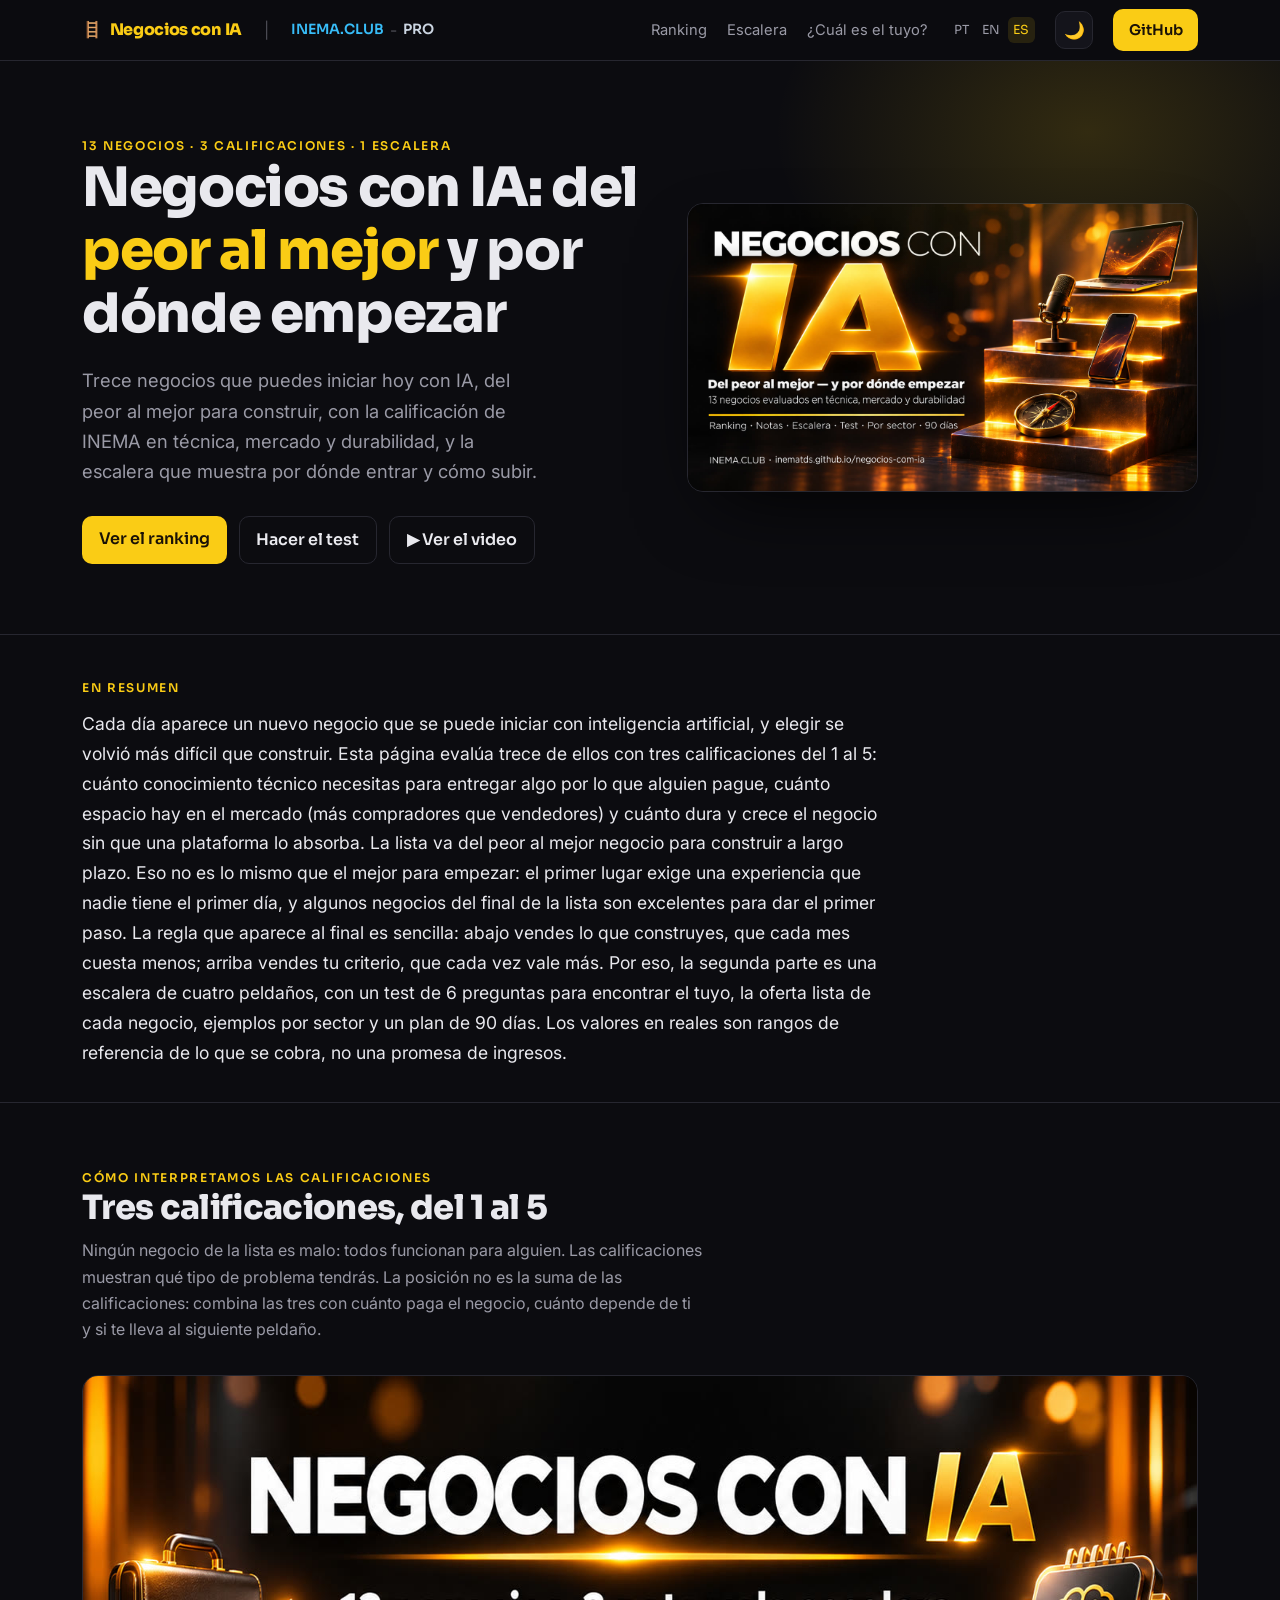
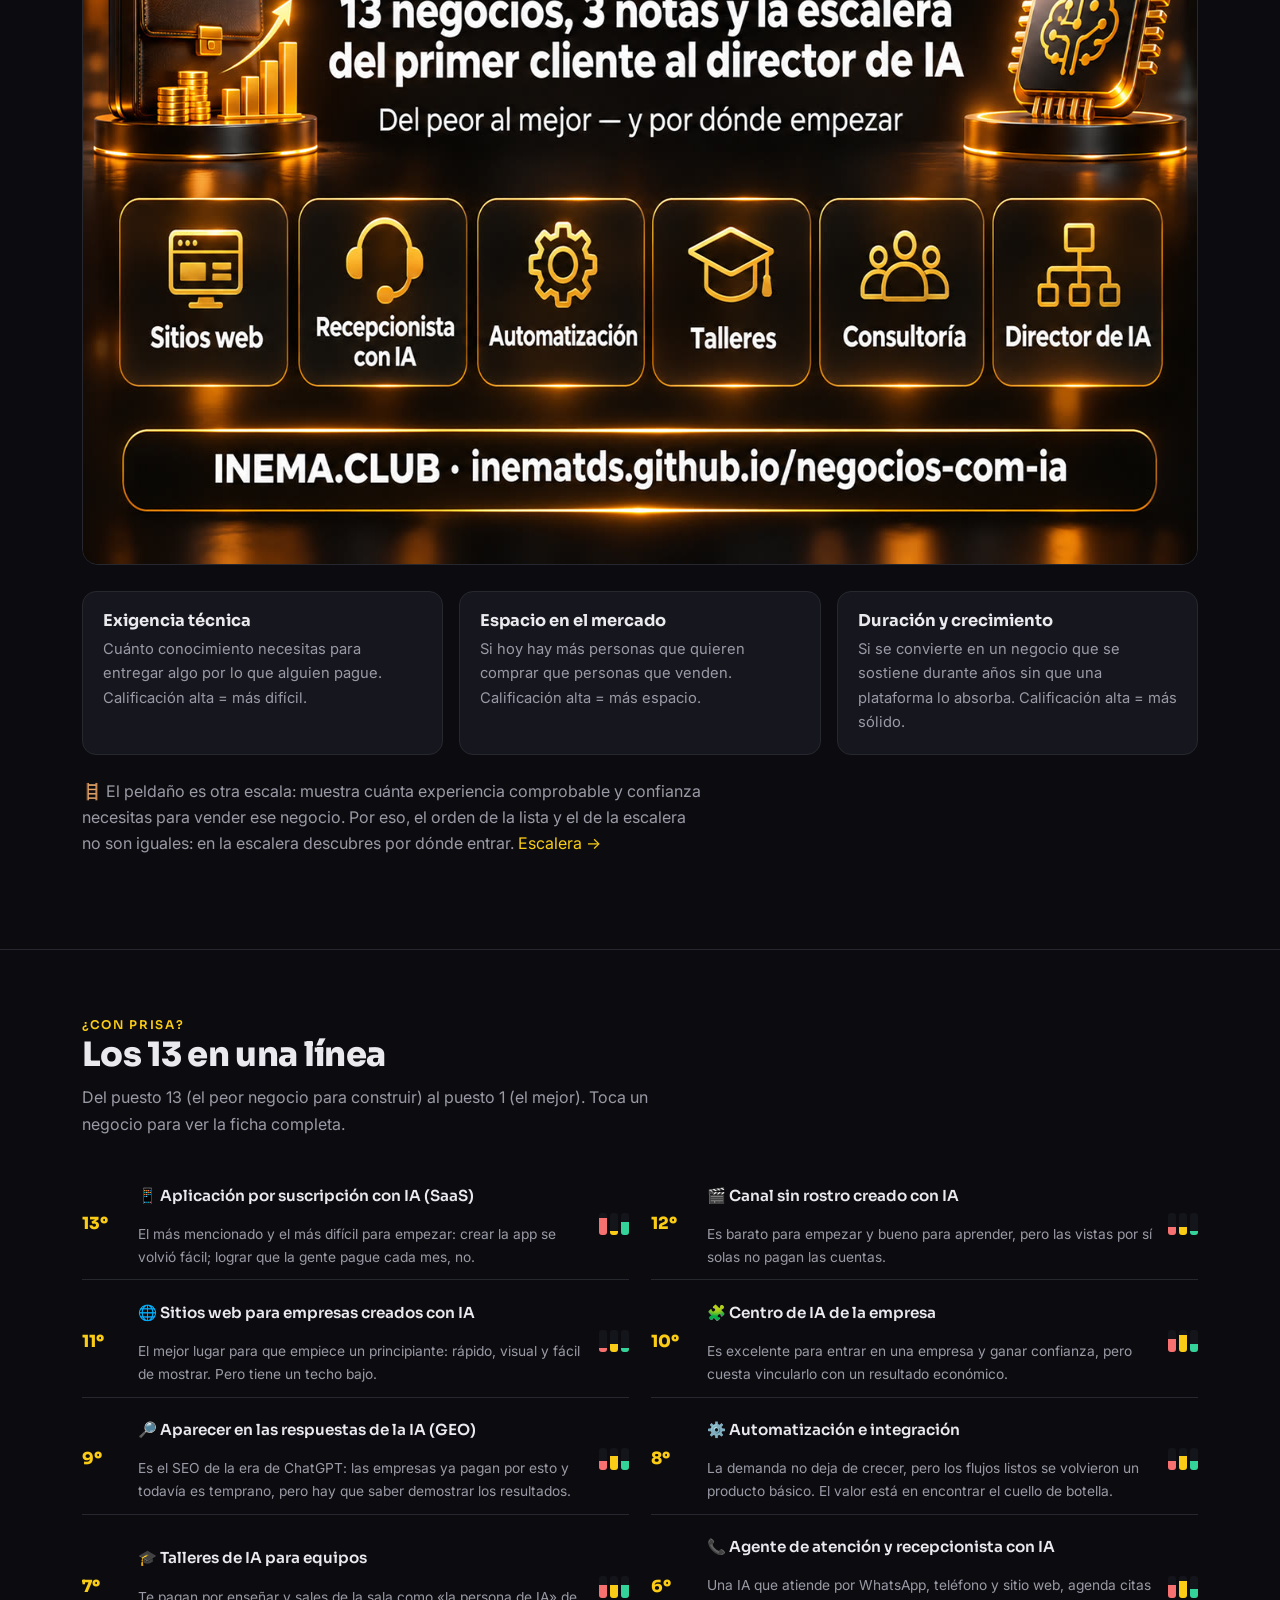
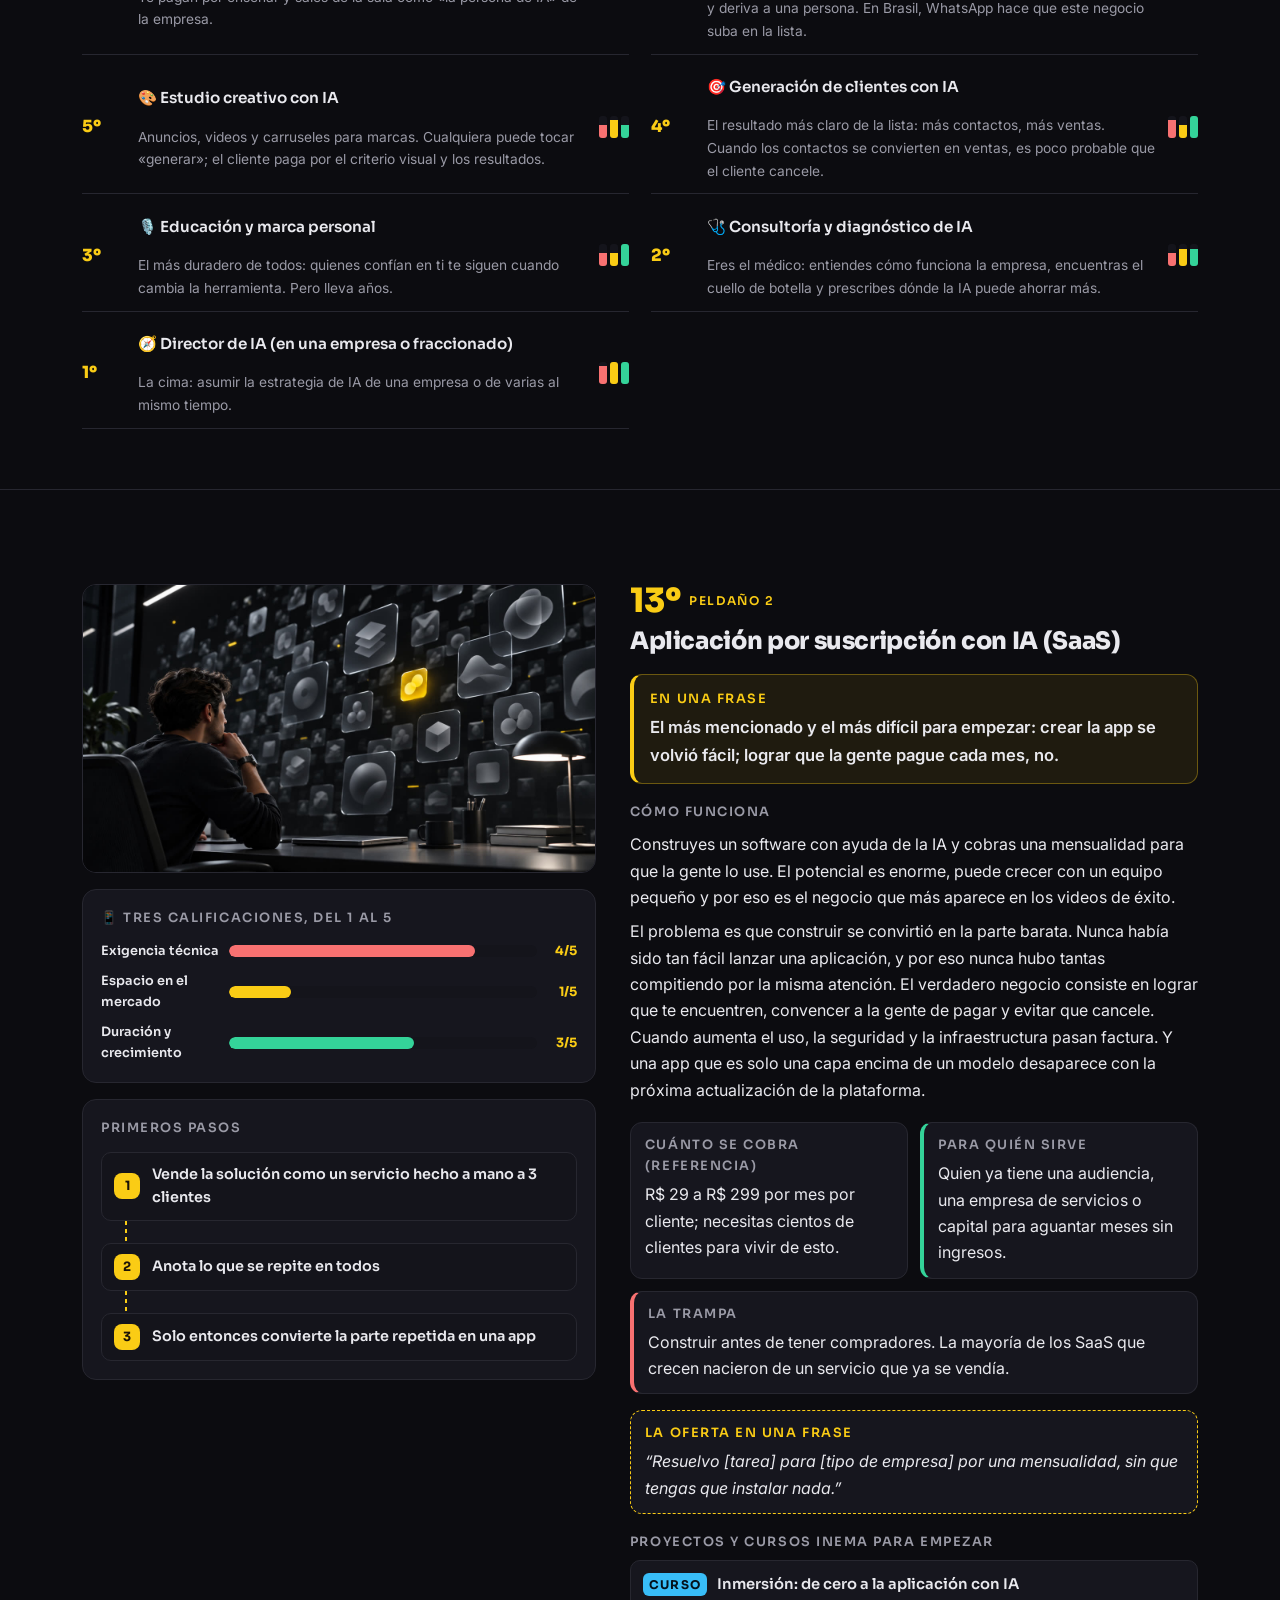
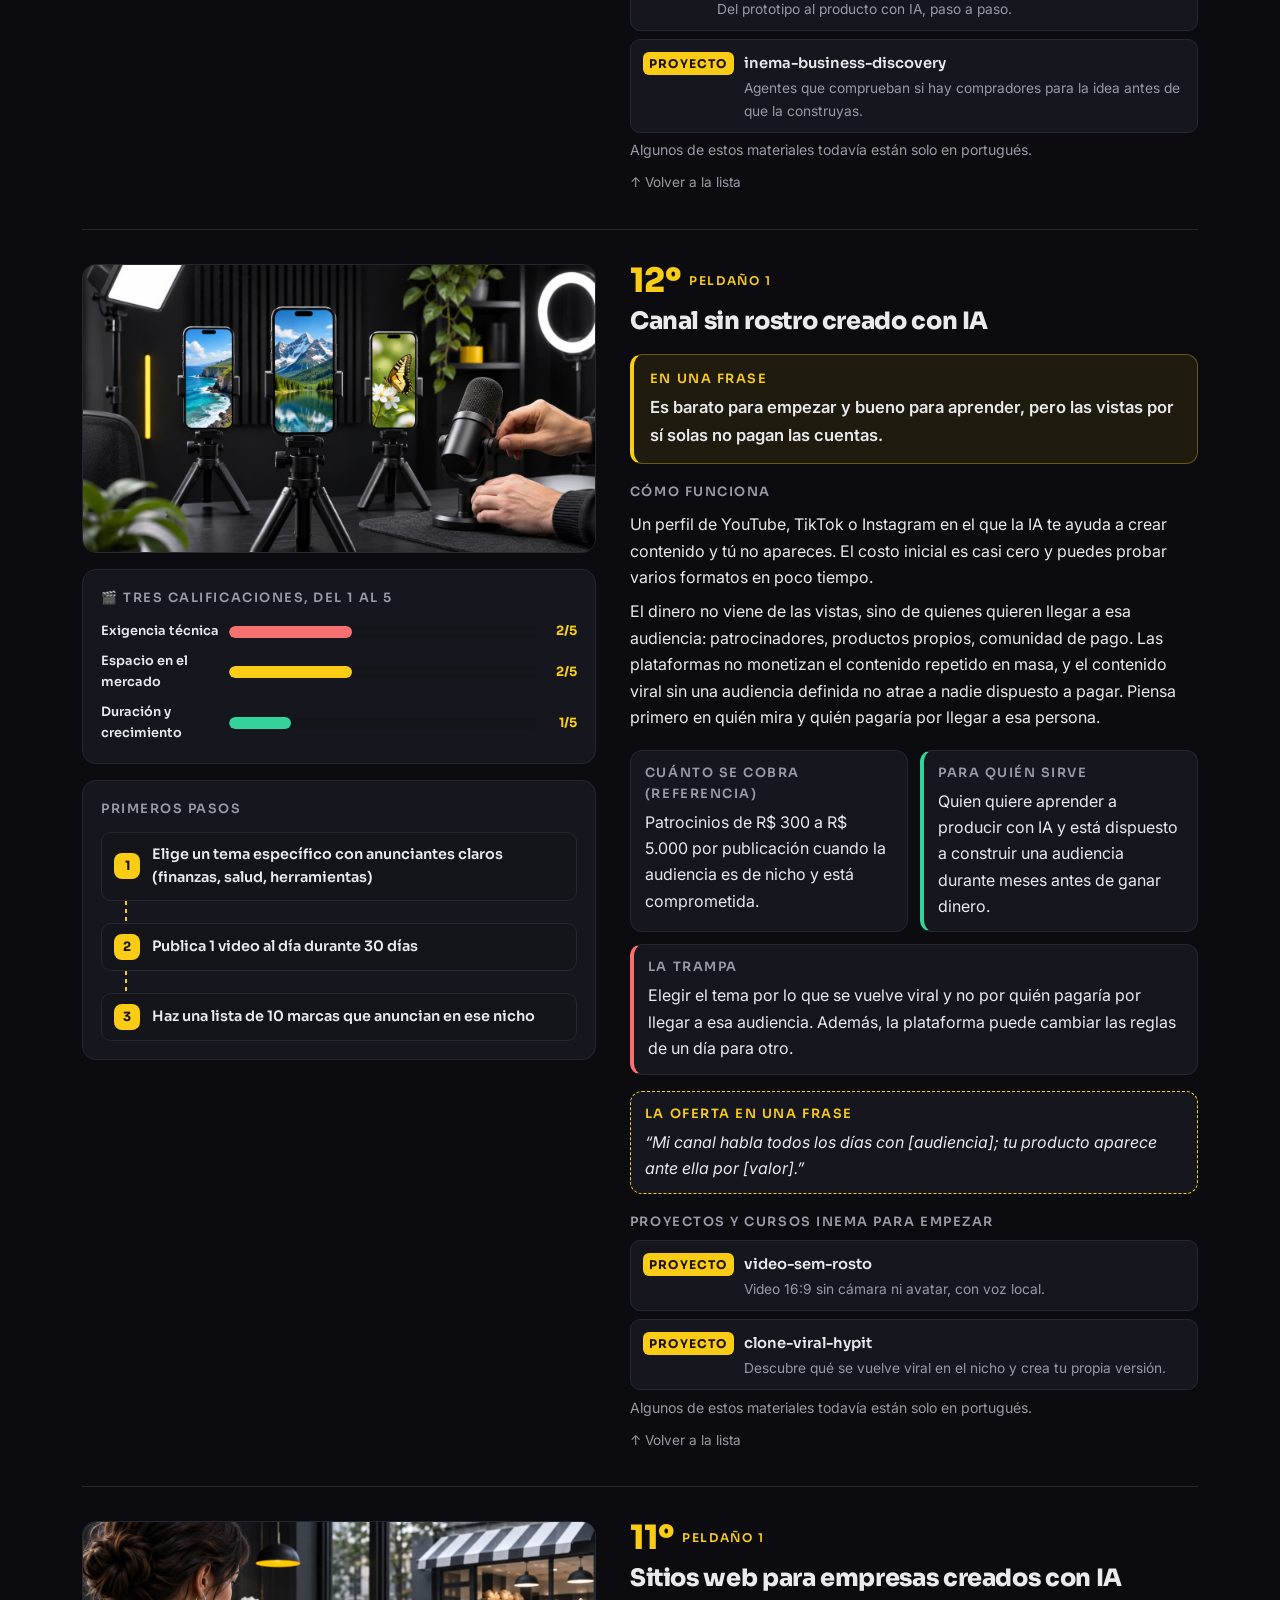
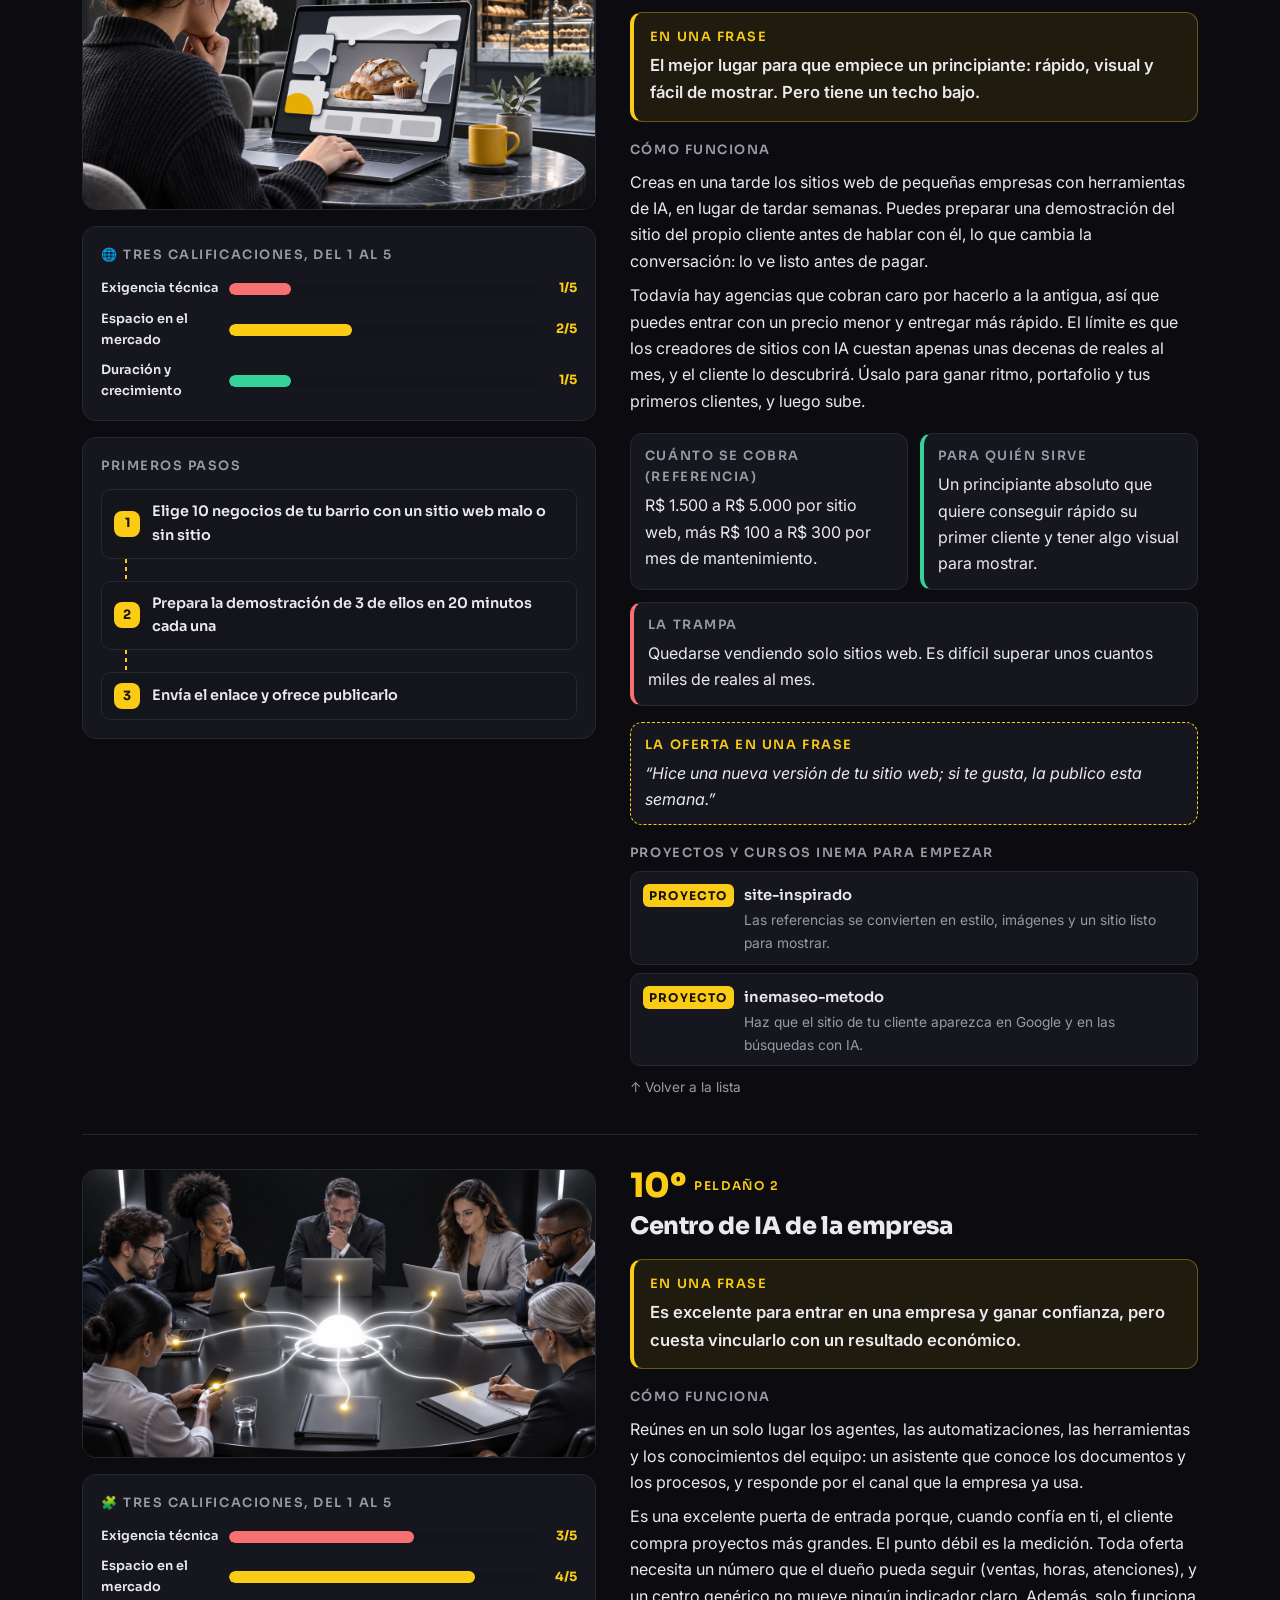
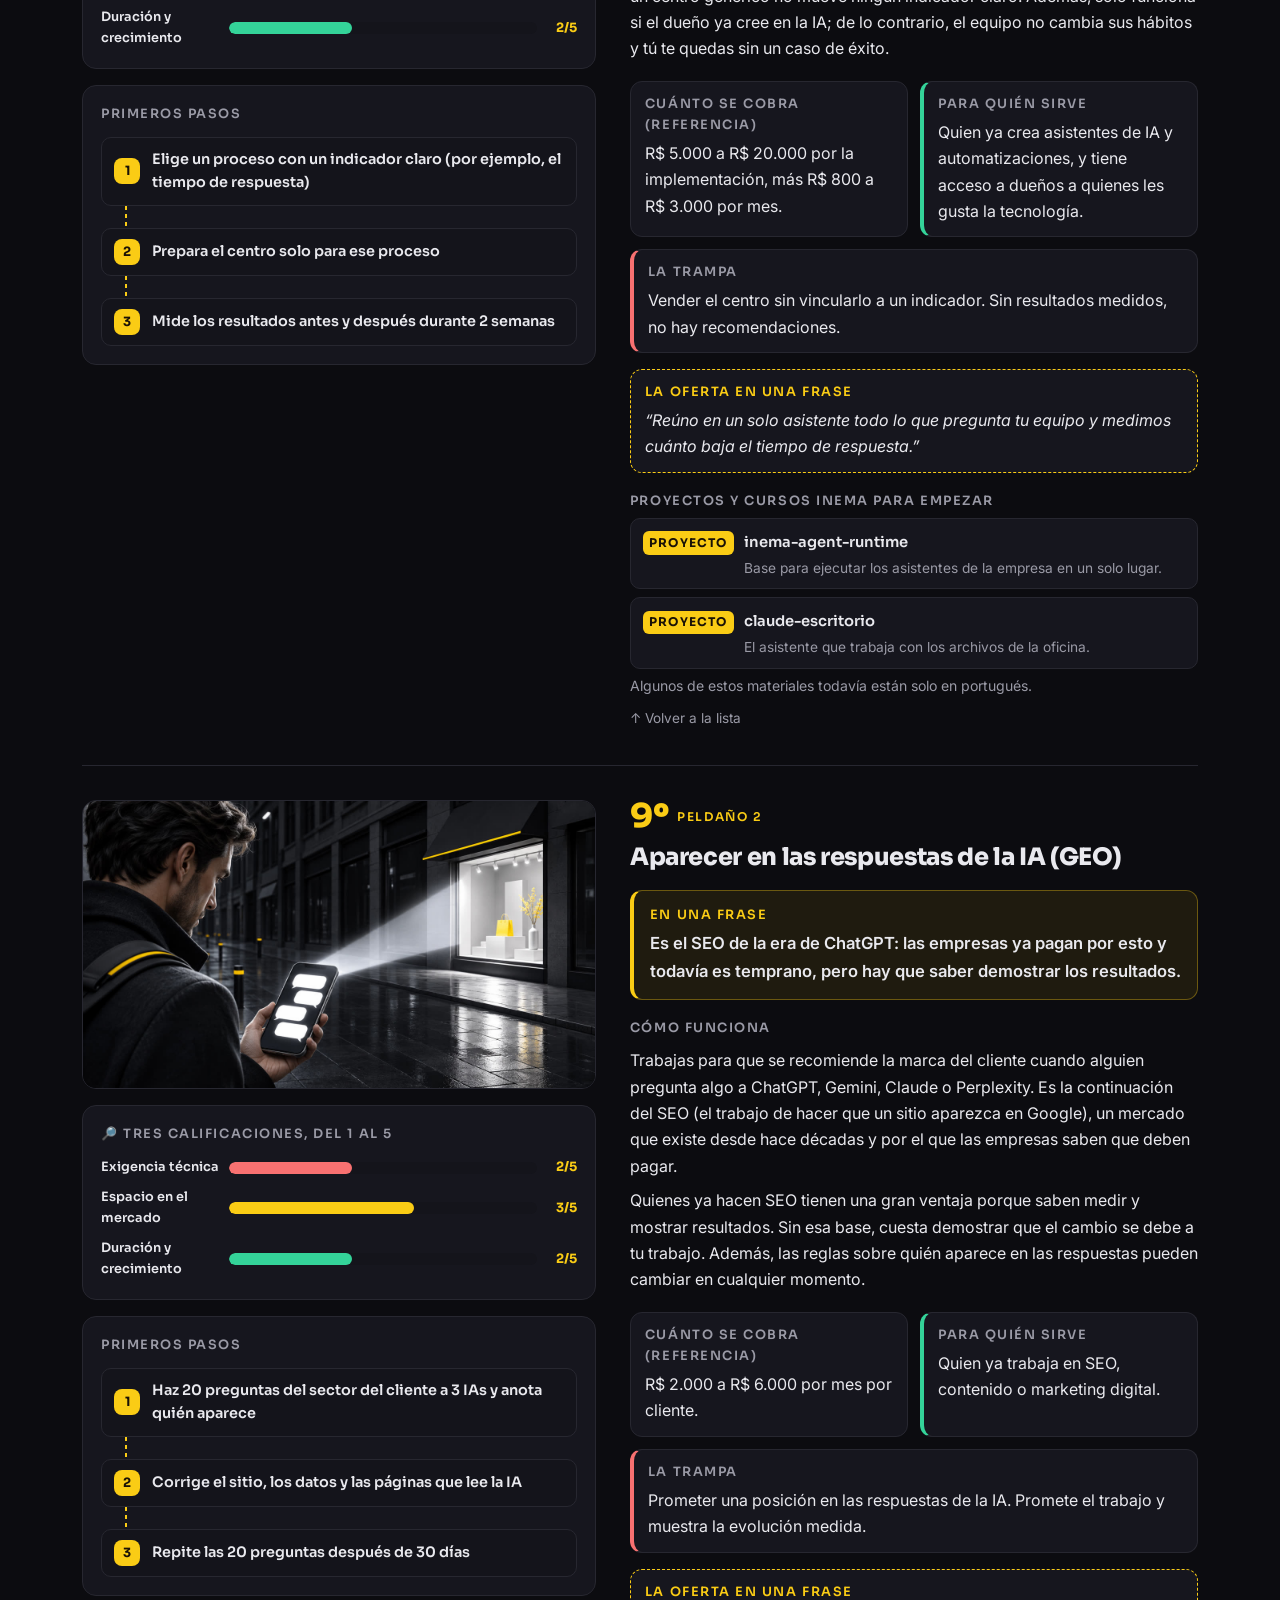
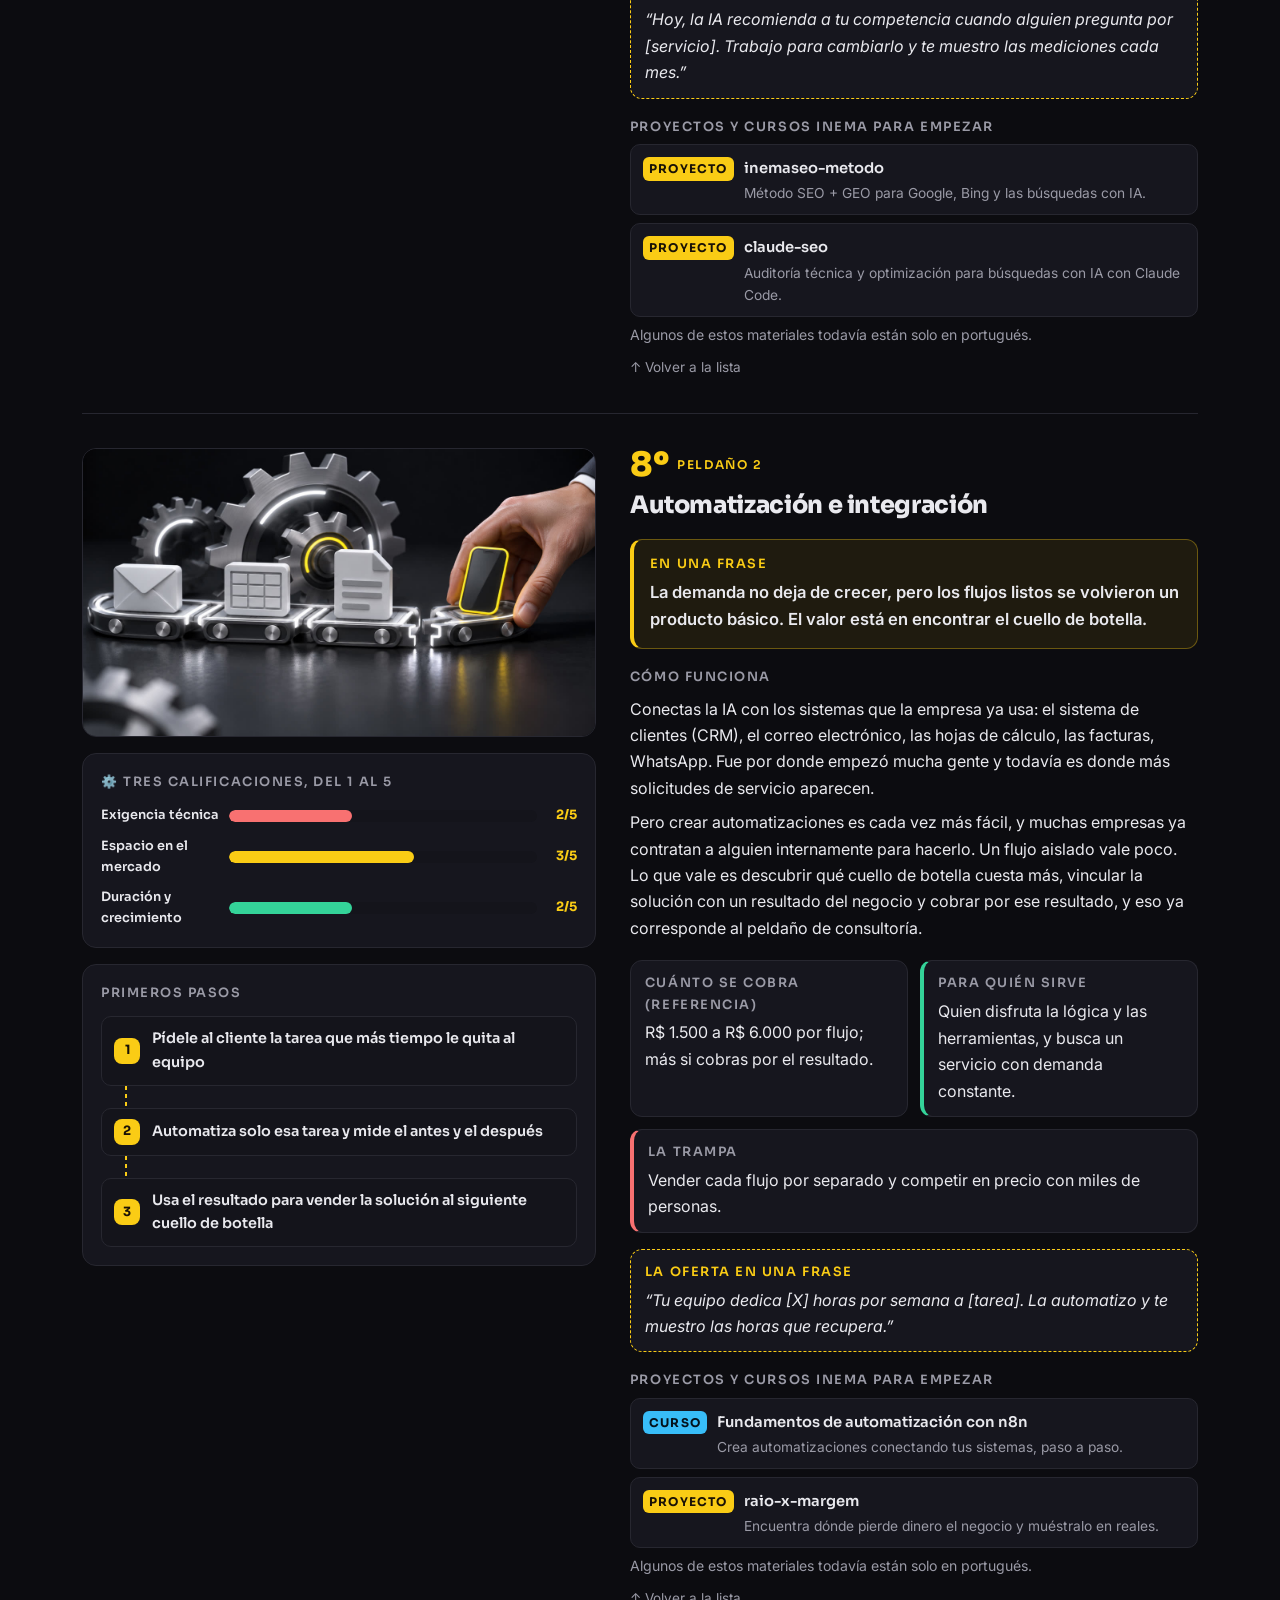
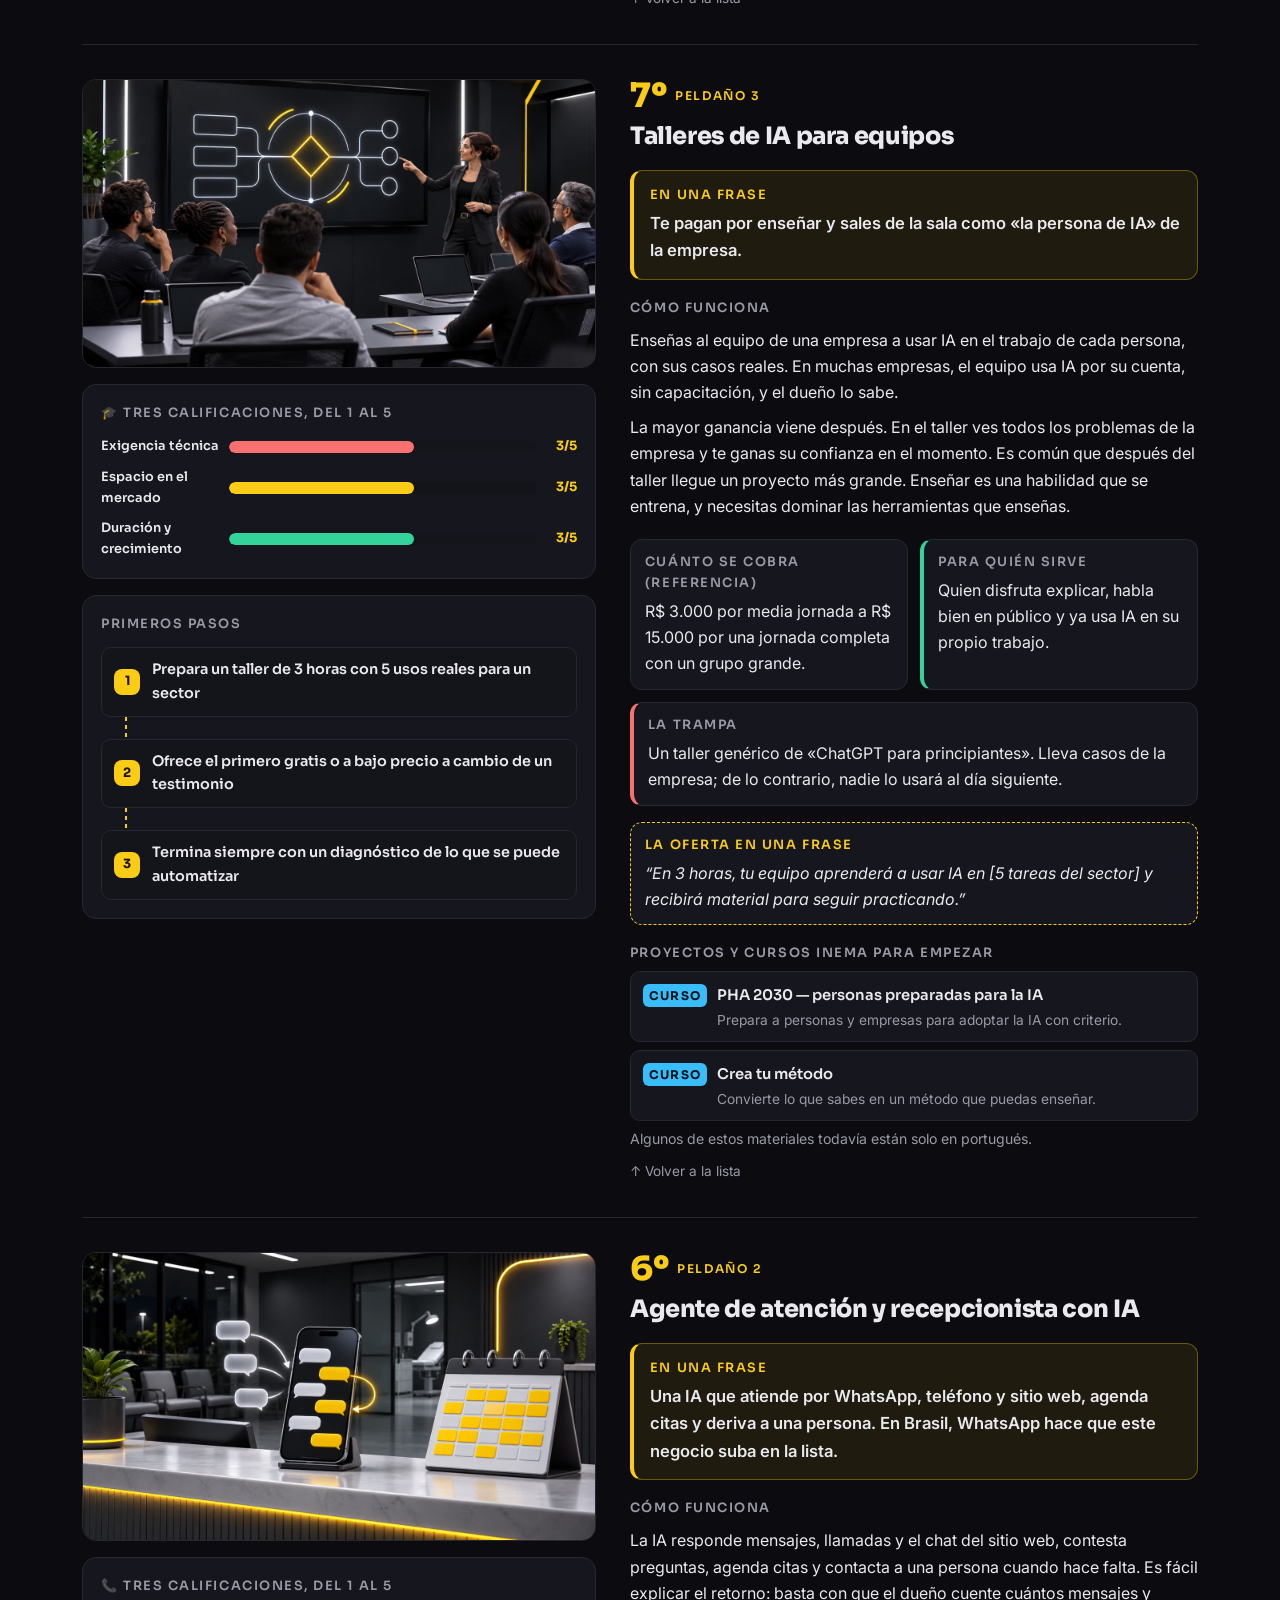
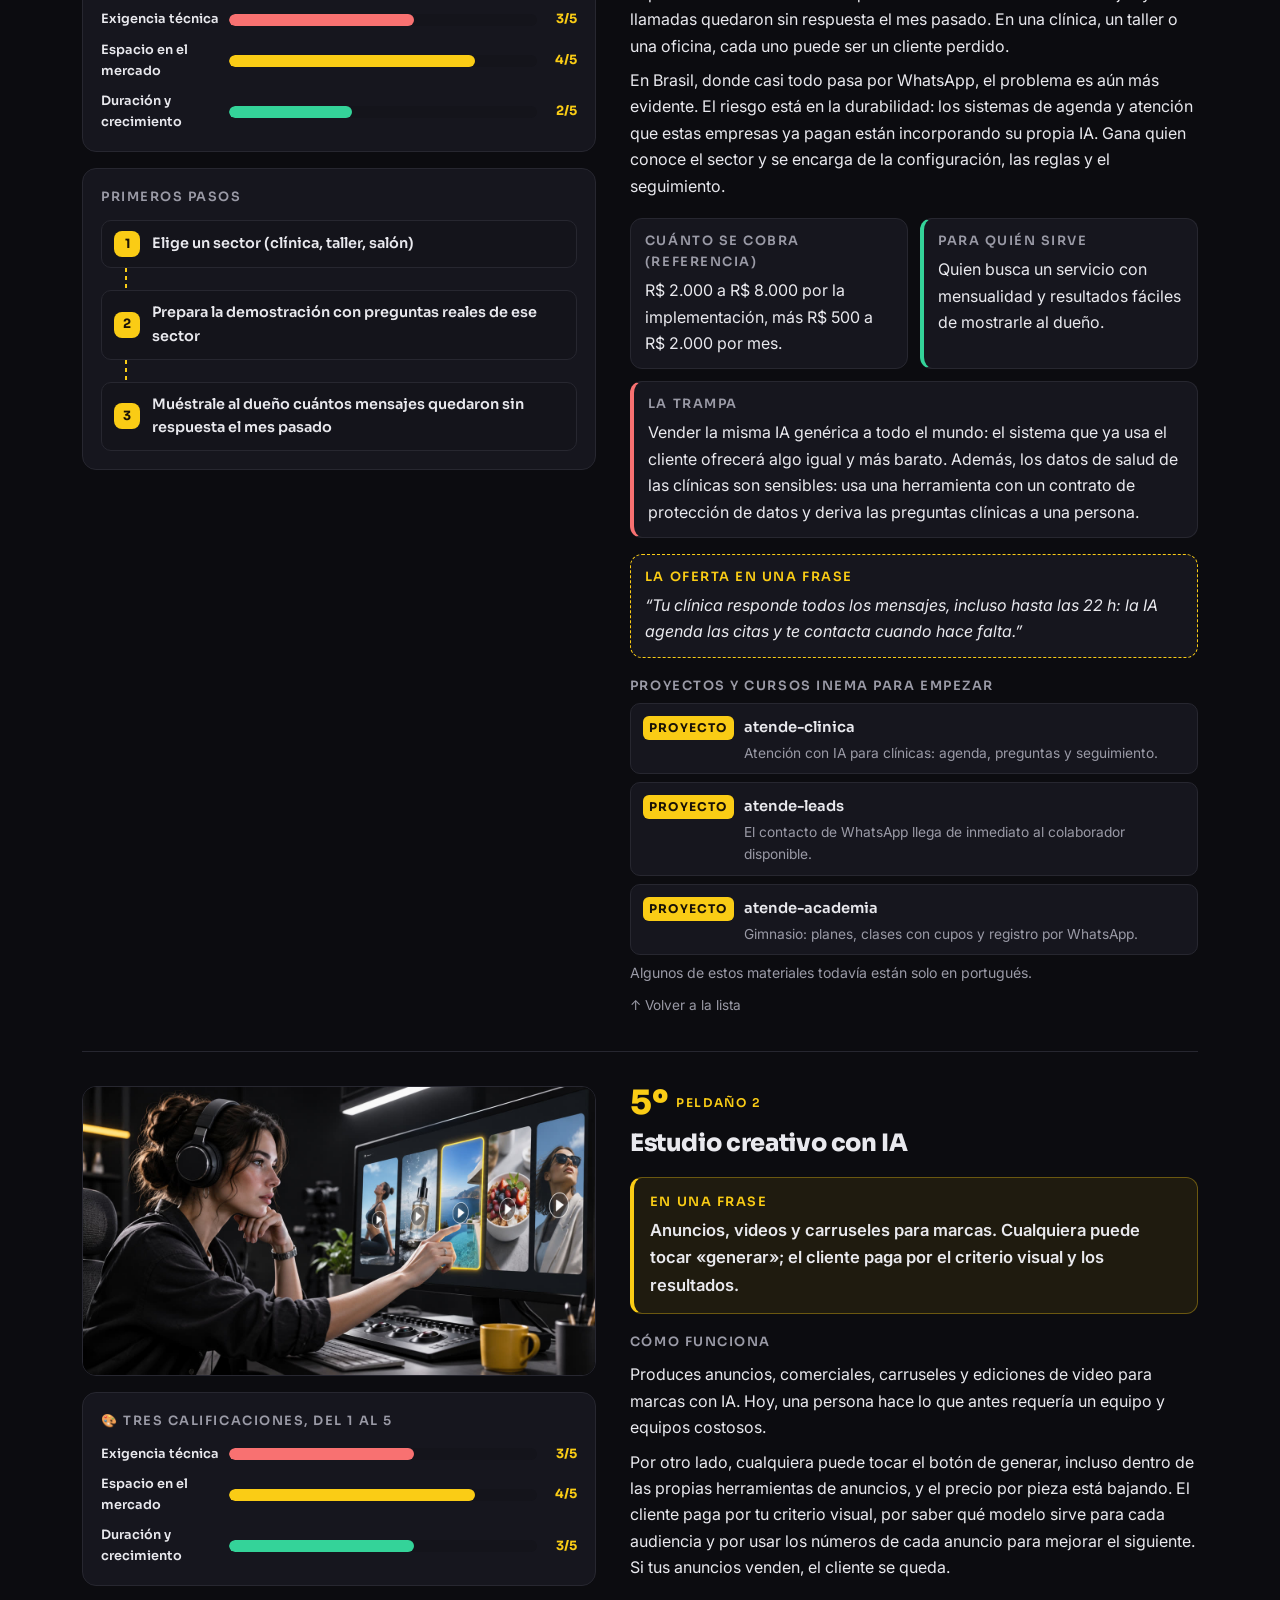
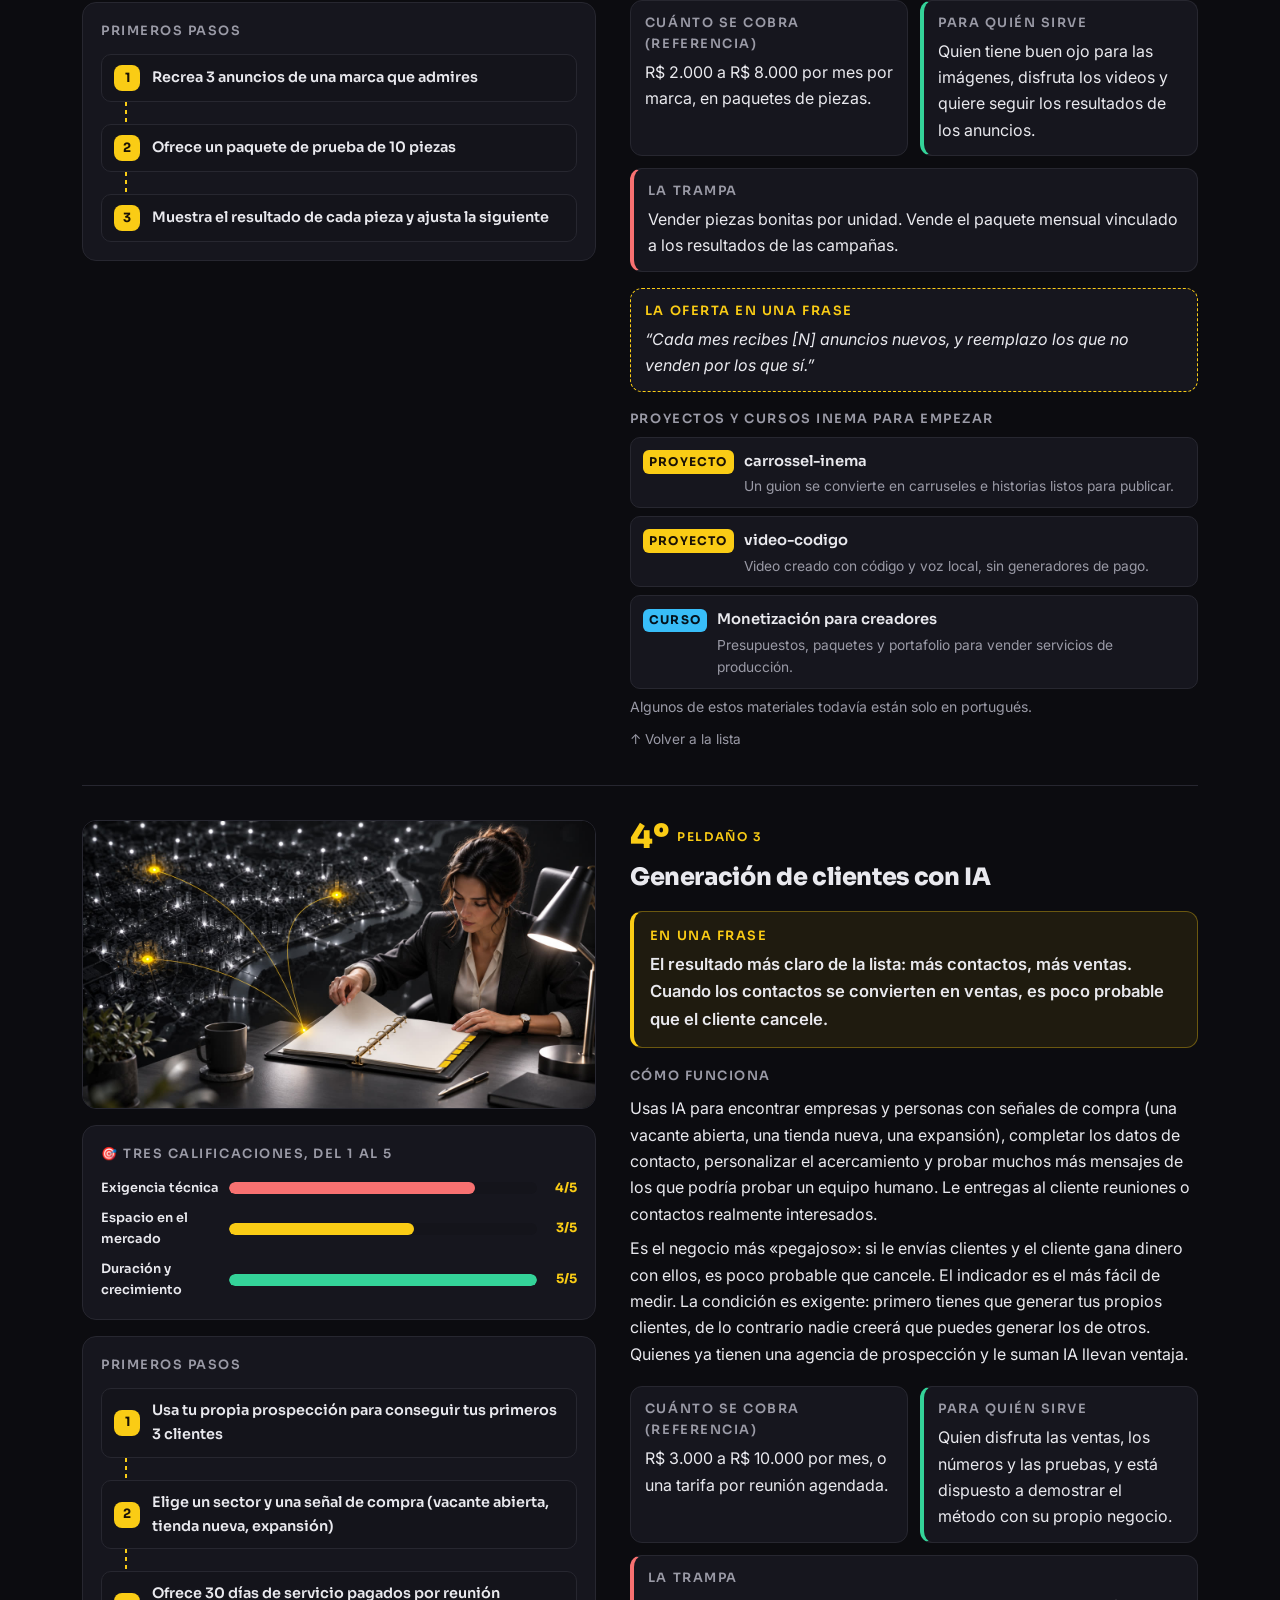
<file: guia/es/index.html>
<!DOCTYPE html>
<html lang="es">
<head>
<meta charset="utf-8">
<meta name="viewport" content="width=device-width, initial-scale=1">
<title>Negocios con IA: los 13 del peor al mejor y por dónde empezar</title>
<meta name="description" content="Trece negocios que puedes iniciar con inteligencia artificial, evaluados por INEMA según la exigencia técnica, el espacio en el mercado y la durabilidad. Además, un diagnóstico de 6 preguntas, fichas de oferta por sector y un plan de 90 días.">
<meta property="og:title" content="Negocios con IA: los 13 del peor al mejor y por dónde empezar">
<meta property="og:description" content="Trece negocios que puedes iniciar con inteligencia artificial, evaluados por INEMA según la exigencia técnica, el espacio en el mercado y la durabilidad. Además, un diagnóstico de 6 preguntas, fichas de oferta por sector y un plan de 90 días.">
<meta property="og:image" content="https://inematds.github.io/negocios-com-ia/guia/assets/banner-es.jpg">
<link rel="canonical" href="https://inematds.github.io/negocios-com-ia/guia/es/">
<link rel="alternate" hreflang="pt-BR" href="https://inematds.github.io/negocios-com-ia/guia/"><link rel="alternate" hreflang="en" href="https://inematds.github.io/negocios-com-ia/guia/en/"><link rel="alternate" hreflang="es" href="https://inematds.github.io/negocios-com-ia/guia/es/">
<link rel="preconnect" href="https://fonts.googleapis.com">
<link rel="preconnect" href="https://fonts.gstatic.com" crossorigin>
<link href="https://fonts.googleapis.com/css2?family=Sora:wght@400;600;800&family=Inter:wght@400;500;600&display=swap" rel="stylesheet">
<style>:root{--bg:#0c0c10;--bg2:#14141b;--card:#16161e;--line:#272730;--txt:#e9e9ee;--mut:#9a9aa6;--amb:#FACC15;--amb2:#fde68a;--sky:#38bdf8;--pro:#cbd5e1;--ok:#34d399;--bad:#f87171;color-scheme:dark}
body.light{--bg:#f6f7f9;--bg2:#eceef2;--card:#fff;--line:#e1e3ea;--txt:#1a1a22;--mut:#5b5b68;--amb:#854d0e;--amb2:#a16207;--sky:#0369a1;--pro:#b45309;--ok:#047857;--bad:#b91c1c;color-scheme:light}
body.light .hero .glow{opacity:.5}
*{box-sizing:border-box}html{scroll-behavior:smooth}
body{margin:0;background:var(--bg);color:var(--txt);font:16px/1.65 Inter,system-ui,sans-serif;-webkit-font-smoothing:antialiased}
h1,h2,h3{font-family:Sora,sans-serif;line-height:1.15;margin:0}
a{color:var(--amb);text-decoration:none}
.wrap{max-width:1160px;margin:0 auto;padding:0 22px}
.mut{color:var(--mut)}.amb{color:var(--amb)}
body.light .amb{color:var(--txt);background:linear-gradient(transparent 55%,#FACC15 55%)}
.chip{display:inline-block;font-size:.75rem;letter-spacing:.14em;text-transform:uppercase;color:var(--amb);font-weight:600;font-family:Sora}
nav{position:sticky;top:0;z-index:30;backdrop-filter:blur(12px);background:rgba(12,12,16,.78);border-bottom:1px solid var(--line)}
body.light nav{background:rgba(246,247,249,.85)}
nav .wrap{display:flex;align-items:center;gap:22px;height:60px}
nav .brand{display:flex;align-items:center;gap:8px;font-family:Sora;font-weight:800;letter-spacing:-.02em;color:var(--amb);white-space:nowrap}
nav .sep{color:var(--mut);opacity:.45}
nav .inema{color:var(--sky);font-weight:600;font-size:.88rem;font-family:Sora}
nav .pro{color:var(--pro);font-weight:600;font-size:.88rem;font-family:Sora}
nav .clubpro{display:inline-flex;align-items:center;gap:6px}
nav .links{margin-left:auto;display:flex;align-items:center;gap:20px;font-size:.92rem}
nav .links a.sec{color:var(--mut)}nav .links a.sec:hover{color:var(--txt)}
.lang{display:inline-flex;gap:2px;font-family:Sora;font-size:.78rem}
.lang a{color:var(--mut);padding:.2em .45em;border-radius:6px}.lang a.on{color:var(--amb);background:rgba(250,204,21,.12)}
.tgl{background:var(--bg2);border:1px solid var(--line);color:var(--txt);width:38px;height:38px;border-radius:10px;cursor:pointer;display:inline-flex;align-items:center;justify-content:center;font-size:1.05rem}
.btn{display:inline-block;background:#FACC15;color:#1a1206;font-weight:600;padding:.6em 1.05em;border-radius:10px;font-family:Sora}
.btn.ghost{background:transparent;color:var(--txt);border:1px solid var(--line)}
@media(max-width:860px){nav .links a.sec{display:none}}
@media(max-width:560px){nav .wrap{gap:8px;padding:8px 14px;height:auto;flex-wrap:wrap}nav .links{gap:8px;margin-left:0;width:100%;justify-content:space-between}nav .btn{padding:.45em .7em;font-size:.82rem}.tgl{width:34px;height:34px}}
.hero{position:relative;overflow:hidden;border-bottom:1px solid var(--line)}
.hero .glow{position:absolute;inset:-40% -20% auto auto;width:70%;height:600px;background:radial-gradient(closest-side,rgba(250,204,21,.16),transparent 70%);pointer-events:none}
.hero .wrap{display:grid;grid-template-columns:1.05fr .95fr;gap:40px;align-items:center;padding:70px 22px}
.hero h1{font-size:clamp(2.1rem,5vw,3.4rem);font-weight:800;letter-spacing:-.025em}
.hero p.lead{font-size:1.15rem;color:var(--mut);margin:1.1em 0 1.6em;max-width:38ch}
.hero .cta{display:flex;gap:12px;flex-wrap:wrap}
.hero figure{margin:0;border-radius:16px;overflow:hidden;border:1px solid var(--line);box-shadow:0 30px 80px -30px #000}
.hero figure img{width:100%;height:auto;display:block}
@media(max-width:780px){.hero .wrap{grid-template-columns:1fr;padding:44px 22px}}
.resumo{padding:38px 0 34px;border-bottom:1px solid var(--line)}
.resumo p{font-size:1.1rem;line-height:1.7;max-width:74ch;margin:.55em 0 0}
section{padding:60px 0;border-bottom:1px solid var(--line)}
section h2{font-size:clamp(1.5rem,3.4vw,2.1rem);font-weight:800;letter-spacing:-.02em}
section .sub{color:var(--mut);margin:.6em 0 2em;max-width:62ch}
.grid{display:grid;gap:16px}.g4{grid-template-columns:repeat(4,1fr)}.g2{grid-template-columns:repeat(2,1fr)}
@media(max-width:900px){.g4{grid-template-columns:1fr 1fr}}
@media(max-width:540px){.g2,.g4{grid-template-columns:1fr}}
.card{background:var(--card);border:1px solid var(--line);border-radius:14px;padding:20px;min-width:0}
a.card{color:var(--txt);transition:border-color .2s,transform .2s}a.card:hover{border-color:var(--amb);transform:translateY(-2px)}
.card h3{font-size:1.02rem;margin-bottom:.4em}.card p{color:var(--mut);font-size:.92rem;margin:0}
.card .ic{font-size:1.4rem;display:block;margin-bottom:.4em}
.card .n{font-family:Sora;font-size:.75rem;color:var(--amb);letter-spacing:.1em;text-transform:uppercase}
.big{margin:0 0 26px;border-radius:16px;overflow:hidden;border:1px solid var(--line)}.big img{width:100%;display:block}
.rapido ol{list-style:none;padding:0;margin:0;display:grid;grid-template-columns:1fr 1fr;gap:10px 22px;counter-reset:q}
@media(max-width:760px){.rapido ol{grid-template-columns:1fr}}
.rapido li{counter-increment:q;display:grid;grid-template-columns:38px minmax(0,1fr);gap:12px;padding:12px 0;border-bottom:1px solid var(--line)}
.rapido li:before{content:counter(q,decimal-leading-zero);font-family:Sora;font-weight:800;color:var(--amb);font-size:.95rem}
.rapido a{color:var(--txt);font-weight:600;font-family:Sora;font-size:.95rem;line-height:1.35}.rapido a:hover{color:var(--amb)}
.rapido span{display:block;color:var(--mut);font-size:.9rem;margin-top:.25em}
.rapido span a.det{display:inline;font-family:Inter;font-weight:600;font-size:.85rem;color:var(--amb);white-space:nowrap}
.sec-h{display:flex;align-items:center;gap:12px;margin-bottom:1.6em}.sec-h .ic{font-size:1.8rem}
.q{display:grid;grid-template-columns:minmax(0,.95fr) minmax(0,1.05fr);gap:34px;padding:34px 0;border-top:1px solid var(--line);scroll-margin-top:70px}
.q:first-of-type{border-top:none}
@media(max-width:880px){.q{grid-template-columns:1fr;gap:20px}}
.q figure{margin:0;border-radius:14px;overflow:hidden;border:1px solid var(--line);aspect-ratio:16/9;background:var(--bg2)}
.q figure img{width:100%;height:100%;object-fit:cover;display:block}
.q .side{position:sticky;top:80px;align-self:start;display:flex;flex-direction:column;gap:16px}
@media(max-width:880px){.q .side{position:static;order:2}}
.q h3{font-size:clamp(1.2rem,2.4vw,1.5rem);font-weight:800;letter-spacing:-.015em;margin:.35em 0 .8em}
.q .curta{background:rgba(250,204,21,.08);border:1px solid rgba(250,204,21,.35);border-left:4px solid #FACC15;border-radius:12px;padding:14px 16px;font-weight:600;font-size:1.04rem}
body.light .q .curta{background:#fff8d6;border-color:#f3d97a}
.q .curta small{display:block;font-family:Sora;font-size:.72rem;letter-spacing:.12em;text-transform:uppercase;color:var(--amb);font-weight:600;margin-bottom:.3em}
.q .lbl{font-family:Sora;font-size:.75rem;letter-spacing:.12em;text-transform:uppercase;color:var(--mut);font-weight:600;margin:1.4em 0 .4em}
.q .texto p{margin:.5em 0;max-width:68ch}
.q ul.pontos{margin:.4em 0 0;padding:0;list-style:none}
.q ul.pontos li{padding:.35em 0 .35em 1.6em;position:relative}
.q ul.pontos li:before{content:"→";position:absolute;left:0;color:var(--amb);font-weight:700}
.diag{background:var(--card);border:1px solid var(--line);border-radius:14px;padding:18px;overflow:hidden}
.diag .dt{font-family:Sora;font-size:.72rem;letter-spacing:.12em;text-transform:uppercase;color:var(--mut);font-weight:600;margin-bottom:12px}
.diag [data-i]{opacity:0;transform:translateY(10px);transition:opacity .5s ease,transform .5s ease;transition-delay:calc(var(--i)*220ms)}
.diag.vis [data-i]{opacity:1;transform:none}
/* fluxo */
.df{display:flex;flex-direction:column;gap:0}
.df .st{display:flex;align-items:center;gap:12px;background:var(--bg2);border:1px solid var(--line);border-radius:10px;padding:10px 12px;font-family:Sora;font-weight:600;font-size:.9rem}
.df .st b{flex:0 0 26px;height:26px;border-radius:8px;background:#FACC15;color:#1a1206;display:flex;align-items:center;justify-content:center;font-size:.8rem}
.df .ar{height:22px;width:2px;margin-left:24px;background:repeating-linear-gradient(to bottom,var(--amb) 0 4px,transparent 4px 8px);background-size:2px 8px;animation:dash 1s linear infinite}
@keyframes dash{to{background-position:0 8px}}
/* compara */
.dc{display:grid;gap:12px}.dc.c2{grid-template-columns:1fr 1fr}.dc.c3{grid-template-columns:1fr 1fr 1fr}
@media(max-width:520px){.dc.c2,.dc.c3{grid-template-columns:1fr}}
.dc .col{background:var(--bg2);border:1px solid var(--line);border-radius:10px;padding:12px;min-width:0}
.dc .col h4{margin:0 0 .5em;font-family:Sora;font-size:.92rem;display:flex;gap:6px;align-items:center}
.dc .col.bom{border-color:var(--ok)}.dc .col.bom h4 .t{color:var(--ok)}
.dc .col.alerta{border-color:var(--bad)}.dc .col.alerta h4 .t{color:var(--bad)}
.dc .col ul{margin:0;padding:0;list-style:none;font-size:.88rem;color:var(--mut)}
.dc .col li{padding:.25em 0}
/* camadas */
.dl{display:flex;justify-content:center}
.dl .ly{border:1px dashed var(--line);border-radius:16px;padding:26px 12px 12px;position:relative;width:100%;text-align:center}
.dl .ly>span{position:absolute;top:6px;left:0;right:0;font-family:Sora;font-size:.8rem;font-weight:600;color:var(--mut)}
.dl .core{border:none;padding:16px;background:#FACC15;color:#1a1206;border-radius:12px;font-family:Sora;font-weight:800;animation:pulse 2.4s ease-in-out infinite}
@keyframes pulse{50%{box-shadow:0 0 0 10px rgba(250,204,21,.12)}}
/* ciclo */
.dy{position:relative;width:min(340px,100%);aspect-ratio:1;margin:0 auto}
.dy .ring{position:absolute;inset:18%;border:2px dashed var(--line);border-radius:50%}
.dy .orb{position:absolute;inset:18%;animation:spin 6s linear infinite}
.dy .orb:after{content:"";position:absolute;top:-7px;left:calc(50% - 7px);width:14px;height:14px;border-radius:50%;background:#FACC15;box-shadow:0 0 14px #FACC15}
@keyframes spin{to{transform:rotate(360deg)}}
.dy .nd{position:absolute;width:40%;translate:-50% -50%;background:var(--bg2);border:1px solid var(--line);border-radius:10px;padding:7px 8px;font-family:Sora;font-weight:600;font-size:.78rem;text-align:center;line-height:1.25}
.dy .nd b{color:var(--amb)}
/* tempo */
.dtm{position:relative;display:grid;gap:10px}
.dtm .mk{display:grid;grid-template-columns:20px minmax(0,1fr);gap:12px;align-items:start}
.dtm .mk i{width:16px;height:16px;border-radius:50%;border:3px solid #FACC15;margin-top:4px;background:var(--bg)}
.dtm .mk:last-child i{border-style:dashed}
.dtm .mk strong{font-family:Sora;display:block}.dtm .mk span{color:var(--mut);font-size:.88rem}
/* barras */
.db .br{margin:8px 0}.db .br .l{display:flex;justify-content:space-between;font-size:.86rem;font-family:Sora;font-weight:600}
.db .br .tr{height:14px;background:var(--bg2);border-radius:999px;overflow:hidden;margin-top:4px}
.db .br .fl{height:100%;width:0;background:#FACC15;border-radius:999px;transition:width 1.1s cubic-bezier(.2,.7,.2,1);transition-delay:calc(var(--i)*250ms)}
.db .br:nth-child(3) .fl{background:var(--ok)}
.diag.vis .db .fl{width:var(--w)}
.db .nota{margin-top:10px;font-size:.86rem;color:var(--mut)}
@media(prefers-reduced-motion:reduce){.diag [data-i]{opacity:1;transform:none;transition:none}.df .ar,.dy .orb,.dl .core{animation:none}.db .fl{width:var(--w)!important;transition:none}}
.aviso{border:1px solid var(--line);border-left:4px solid var(--bad);border-radius:12px;padding:14px 16px;color:var(--mut);font-size:.92rem;margin-top:22px}
.topo{display:inline-block;margin-top:10px;font-size:.85rem;color:var(--mut)}
footer{padding:46px 0;text-align:center;color:var(--mut);font-size:.9rem}
.pill{display:inline-block;border:1px solid var(--line);border-radius:999px;padding:.3em .8em;font-size:.78rem;color:var(--mut);margin:3px}
/* detalhe + relacionados */
.q .acoes{display:flex;flex-wrap:wrap;gap:12px;align-items:center;margin-top:1.4em}
.btn.mais{font-size:.92rem}
ul.rel{list-style:none;margin:.4em 0 0;padding:0;display:grid;gap:8px}
ul.rel li a{display:flex;gap:10px;align-items:baseline;background:var(--card);border:1px solid var(--line);border-radius:10px;padding:9px 12px;color:var(--txt);transition:border-color .2s}
ul.rel li a:hover{border-color:var(--amb)}
ul.rel .tp{flex:0 0 auto;font-family:Sora;font-size:.66rem;letter-spacing:.1em;text-transform:uppercase;font-weight:700;color:#1a1206;background:#FACC15;border-radius:6px;padding:.15em .5em}
ul.rel .tp.curso{background:var(--sky);color:#04121c}
ul.rel .nm{font-family:Sora;font-weight:600;font-size:.92rem}
ul.rel .ds{display:block;color:var(--mut);font-size:.86rem;font-weight:400;font-family:Inter;margin-top:.15em}
.rel-vazio,.rel-nota{color:var(--mut);font-size:.88rem;margin:.4em 0 0}
.det{max-width:820px;margin:0 auto;padding:0 22px}
.det .volta{display:inline-block;margin:28px 0 18px;color:var(--mut);font-size:.9rem}.det .volta:hover{color:var(--amb)}
.det h1{font-size:clamp(1.7rem,4.4vw,2.5rem);font-weight:800;letter-spacing:-.02em;margin:.35em 0 .7em}
.det .curta{background:rgba(250,204,21,.08);border:1px solid rgba(250,204,21,.35);border-left:4px solid #FACC15;border-radius:12px;padding:14px 16px;font-weight:600;font-size:1.06rem}
body.light .det .curta{background:#fff8d6;border-color:#f3d97a}
.det .curta small{display:block;font-family:Sora;font-size:.72rem;letter-spacing:.12em;text-transform:uppercase;color:var(--amb);font-weight:600;margin-bottom:.3em}
.det figure{margin:24px 0;border-radius:16px;overflow:hidden;border:1px solid var(--line);aspect-ratio:16/9;background:var(--bg2)}
.det figure img{width:100%;height:100%;object-fit:cover;display:block}
.det .intro{font-size:1.12rem;line-height:1.7}
.det h2{font-size:clamp(1.25rem,2.8vw,1.55rem);font-weight:800;letter-spacing:-.015em;margin:1.8em 0 .5em}
.det p{margin:.6em 0;max-width:70ch}
.det .lbl{font-family:Sora;font-size:.75rem;letter-spacing:.12em;text-transform:uppercase;color:var(--mut);font-weight:600;margin:2em 0 .5em}
.det .ex{background:var(--card);border:1px solid var(--line);border-left:4px solid var(--sky);border-radius:12px;padding:14px 16px;margin:1em 0}
.det .ex small{display:block;font-family:Sora;font-size:.72rem;letter-spacing:.12em;text-transform:uppercase;color:var(--sky);font-weight:600;margin-bottom:.3em}
.det ol.passos{counter-reset:p;list-style:none;padding:0;margin:.4em 0}
.det ol.passos li{counter-increment:p;position:relative;padding:.55em 0 .55em 2.6em;border-bottom:1px solid var(--line)}
.det ol.passos li:before{content:counter(p);position:absolute;left:0;top:.5em;width:1.8em;height:1.8em;border-radius:8px;background:#FACC15;color:#1a1206;font-family:Sora;font-weight:800;font-size:.85rem;display:flex;align-items:center;justify-content:center}
.det ul.erros,.det ul.pontos{list-style:none;padding:0;margin:.4em 0}
.det ul.erros li,.det ul.pontos li{position:relative;padding:.4em 0 .4em 1.7em}
.det ul.erros li:before{content:"✗";position:absolute;left:0;color:var(--bad);font-weight:700}
.det ul.pontos li:before{content:"→";position:absolute;left:0;color:var(--amb);font-weight:700}
.det .diag{margin:1.4em 0}
.det .pn{display:grid;grid-template-columns:1fr 1fr;gap:12px;margin:40px 0 50px}
.det .pn a{background:var(--card);border:1px solid var(--line);border-radius:12px;padding:12px 14px;color:var(--txt);font-family:Sora;font-weight:600;font-size:.9rem;line-height:1.35}
.det .pn a:hover{border-color:var(--amb)}.det .pn a small{display:block;color:var(--mut);font-weight:400;font-size:.75rem;margin-bottom:.2em}
.det .pn a.nx{text-align:right;grid-column:2}
@media(max-width:560px){.det .pn{grid-template-columns:1fr}.det .pn a.nx{grid-column:1}}

.q .lbl,.facts .f small,.ofr small,.q .curta small,.diag .dt{font-size:.8rem!important}
ul.rel .tp{font-size:.75rem!important}
.rk li a{display:block;padding:.35em 0;min-height:40px}
.esc .dg li a{display:block;padding:.45em 0}
/* notas */
.nt{display:grid;gap:9px}
.nt .r{display:grid;grid-template-columns:118px minmax(0,1fr) 30px;gap:10px;align-items:center;font-family:Sora;font-size:.8rem;font-weight:600}
.nt .r .tr{height:12px;background:var(--bg2);border-radius:999px;overflow:hidden}
.nt .r .fl{height:100%;width:0;border-radius:999px;background:#FACC15;transition:width 1.1s cubic-bezier(.2,.7,.2,1);transition-delay:calc(var(--i)*220ms)}
.nt .r.tec .fl{background:var(--bad)}.nt .r.dur .fl{background:var(--ok)}
.nt .r b{text-align:right;color:var(--amb)}
.diag.vis .nt .fl{width:var(--w)}
@media(prefers-reduced-motion:reduce){.nt .fl{width:var(--w)!important;transition:none}}
.pos{display:inline-flex;align-items:center;gap:8px}
.pos .num{font-family:Sora;font-weight:800;font-size:2.1rem;line-height:1;color:var(--amb)}
.facts{display:grid;grid-template-columns:1fr 1fr;gap:12px;margin-top:1.2em}
@media(max-width:600px){.facts{grid-template-columns:1fr}}
.facts .f{background:var(--card);border:1px solid var(--line);border-radius:12px;padding:12px 14px;min-width:0}
.facts .f small{display:block;font-family:Sora;font-size:.7rem;letter-spacing:.12em;text-transform:uppercase;color:var(--mut);font-weight:600;margin-bottom:.3em}
.facts .f.bad{border-left:4px solid var(--bad)}.facts .f.ok{border-left:4px solid var(--ok)}
.ofr{margin-top:1em;background:var(--card);border:1px dashed var(--amb);border-radius:12px;padding:12px 14px;font-style:italic}
.ofr small{display:block;font-style:normal;font-family:Sora;font-size:.7rem;letter-spacing:.12em;text-transform:uppercase;color:var(--amb);font-weight:600;margin-bottom:.3em}
.rk ol{list-style:none;padding:0;margin:0;display:grid;grid-template-columns:1fr 1fr;gap:6px 22px}
@media(max-width:760px){.rk ol{grid-template-columns:1fr}}
.rk li{display:grid;grid-template-columns:44px minmax(0,1fr) auto;gap:12px;align-items:center;padding:11px 0;border-bottom:1px solid var(--line)}
.rk li .p{font-family:Sora;font-weight:800;color:var(--amb);font-size:1.05rem}
.rk li a{color:var(--txt);font-weight:600;font-family:Sora;font-size:.95rem;line-height:1.3}.rk li a:hover{color:var(--amb)}
.rk li span.c{display:block;color:var(--mut);font-size:.86rem;margin-top:.2em;font-family:Inter;font-weight:400}
.rk li .mini{display:flex;gap:3px}.rk li .mini i{width:8px;height:22px;border-radius:3px;background:var(--bg2);display:block;position:relative;overflow:hidden}
.rk li .mini i:after{content:"";position:absolute;left:0;right:0;bottom:0;height:var(--h);background:#FACC15}
.rk li .mini i.tec:after{background:var(--bad)}.rk li .mini i.dur:after{background:var(--ok)}
.regra{background:linear-gradient(135deg,rgba(250,204,21,.10),transparent 60%)}
.regra p{font-size:1.1rem;max-width:70ch}
/* escada */
.esc{display:grid;grid-template-columns:repeat(4,1fr);gap:12px;align-items:end}
@media(max-width:820px){.esc{grid-template-columns:1fr 1fr}}
@media(max-width:480px){.esc{grid-template-columns:1fr}}
.esc .dg{background:var(--card);border:1px solid var(--line);border-top:4px solid #FACC15;border-radius:14px;padding:16px;min-width:0}
@media(min-width:821px){.esc .dg:nth-child(1){margin-top:180px}.esc .dg:nth-child(2){margin-top:120px}.esc .dg:nth-child(3){margin-top:60px}}
.esc .dg .k{font-family:Sora;font-size:.72rem;letter-spacing:.12em;text-transform:uppercase;color:var(--amb);font-weight:700}
.esc .dg h3{font-size:1.1rem;margin:.3em 0}.esc .dg .v{font-family:Sora;font-weight:600;font-size:.88rem}
.esc .dg p{color:var(--mut);font-size:.88rem;margin:.5em 0}
.esc .dg ul{list-style:none;margin:.4em 0 0;padding:0;font-size:.86rem}.esc .dg li{padding:.2em 0}
.esc .dg li a{color:var(--txt)}.esc .dg li a:hover{color:var(--amb)}
.esc .dg{opacity:0;transform:translateY(16px);transition:opacity .6s,transform .6s;transition-delay:calc(var(--i)*200ms)}
.diag.vis .esc .dg,.esc.vis .dg{opacity:1;transform:none}
.teste .qq{background:var(--card);border:1px solid var(--line);border-radius:14px;padding:16px 18px;margin-bottom:12px}
.teste .qq h3{font-size:1rem;margin-bottom:.7em}.teste .qq h3 b{color:var(--amb)}
.teste .ops{display:flex;flex-wrap:wrap;gap:8px}
.teste .ops label{cursor:pointer;border:1px solid var(--line);border-radius:10px;padding:.5em .85em;font-size:.92rem;background:var(--bg2);user-select:none}
.teste .ops input{position:absolute;opacity:0;pointer-events:none}
.teste .ops input:checked+span{color:#1a1206}
.teste .ops label:has(input:checked){background:#FACC15;border-color:#FACC15;color:#1a1206;font-weight:600}
.teste .ops input:focus-visible+span{outline:2px solid var(--amb);outline-offset:3px}
.teste button.btn{border:0;cursor:pointer;font-size:1rem;margin-top:8px}
#res{margin-top:22px}
#res .box{background:var(--card);border:1px solid #FACC15;border-radius:16px;padding:20px;display:grid;grid-template-columns:minmax(0,.9fr) minmax(0,1.1fr);gap:20px}
@media(max-width:760px){#res .box{grid-template-columns:1fr}}
#res img{width:100%;border-radius:12px;display:block}
#res h3{font-size:1.4rem;margin:.2em 0 .5em}
#res .alt{color:var(--mut);font-size:.92rem;margin-top:.8em}
#res .msg{color:var(--bad)}
.fichas .grid{grid-template-columns:repeat(3,1fr)}
@media(max-width:900px){.fichas .grid{grid-template-columns:1fr 1fr}}@media(max-width:560px){.fichas .grid{grid-template-columns:1fr}}
.fichas .card{display:flex;flex-direction:column;gap:6px;scroll-margin-top:80px}
.fichas .card .of{font-style:italic;color:var(--txt);font-size:.92rem}
.fichas .card .kp{font-size:.84rem;color:var(--mut)}.fichas .card .kp b{color:var(--ok);font-weight:600}
.fichas .card .lk{margin-top:auto;font-size:.86rem}
.fichas h3.dgh{grid-column:1/-1;font-size:1rem;margin-top:12px;color:var(--amb)}
.tabs{display:flex;flex-wrap:wrap;gap:8px;margin-bottom:16px}
.tabs button{cursor:pointer;border:1px solid var(--line);background:var(--bg2);color:var(--txt);border-radius:999px;padding:.45em .95em;font:600 .9rem Sora}
.tabs button[aria-selected=true]{background:#FACC15;border-color:#FACC15;color:#1a1206}
.setor{display:none}.setor.on{display:grid;grid-template-columns:repeat(4,1fr);gap:12px}
@media(max-width:820px){.setor.on{grid-template-columns:1fr 1fr}}@media(max-width:480px){.setor.on{grid-template-columns:1fr}}
.setor .card .k{font-family:Sora;font-size:.7rem;letter-spacing:.12em;text-transform:uppercase;color:var(--amb);font-weight:700}
.setor .card p{color:var(--txt);margin-top:.4em}
</style>
</head>
<body><nav><div class="wrap">
  <a class="brand" href="#top"><span class="emoji">🪜</span> Negocios con IA</a>
  <span class="sep">|</span>
  <span class="clubpro"><a class="inema" href="https://inema.club" target="_blank" rel="noopener">INEMA.CLUB</a><span class="sep">-</span><a class="pro" href="https://inema.pro" target="_blank" rel="noopener">PRO</a></span>
  <div class="links">
    <a class="sec" href="#lista">Ranking</a><a class="sec" href="escada/">Escalera</a><a class="sec" href="escada/#teste">¿Cuál es el tuyo?</a>
    <span class="lang"><a href="../">PT</a><a href="../en/">EN</a><a class="on" href="../es/">ES</a></span>
    <button class="tgl" id="themeToggle" aria-label="Cambiar tema" title="Cambiar tema">🌙</button>
    <a class="btn" href="https://github.com/inematds/negocios-com-ia" target="_blank" rel="noopener">GitHub</a>
  </div>
</div></nav>
<header class="hero" id="top"><div class="glow"></div><div class="wrap">
  <div>
    <span class="chip">13 negocios · 3 calificaciones · 1 escalera</span>
    <h1>Negocios con IA: del <span class="amb">peor al mejor</span> y por dónde empezar</h1>
    <p class="lead">Trece negocios que puedes iniciar hoy con IA, del peor al mejor para construir, con la calificación de INEMA en técnica, mercado y durabilidad, y la escalera que muestra por dónde entrar y cómo subir.</p>
    <div class="cta"><a class="btn" href="#lista">Ver el ranking</a><a class="btn ghost" href="escada/#teste">Hacer el test</a><a class="btn ghost" href="https://inematds.github.io/negocios-com-ia/videos/">▶ Ver el video</a></div>
  </div>
  <figure><img src="../assets/banner-es.jpg" alt="Banner Negocios con IA: del peor al mejor para empezar" width="1400" height="788"></figure>
</div></header>
<section class="resumo"><div class="wrap">
  <span class="chip">En resumen</span>
  <p>Cada día aparece un nuevo negocio que se puede iniciar con inteligencia artificial, y elegir se volvió más difícil que construir. Esta página evalúa trece de ellos con tres calificaciones del 1 al 5: cuánto conocimiento técnico necesitas para entregar algo por lo que alguien pague, cuánto espacio hay en el mercado (más compradores que vendedores) y cuánto dura y crece el negocio sin que una plataforma lo absorba. La lista va del peor al mejor negocio para construir a largo plazo. Eso no es lo mismo que el mejor para empezar: el primer lugar exige una experiencia que nadie tiene el primer día, y algunos negocios del final de la lista son excelentes para dar el primer paso. La regla que aparece al final es sencilla: abajo vendes lo que construyes, que cada mes cuesta menos; arriba vendes tu criterio, que cada vez vale más. Por eso, la segunda parte es una escalera de cuatro peldaños, con un test de 6 preguntas para encontrar el tuyo, la oferta lista de cada negocio, ejemplos por sector y un plan de 90 días. Los valores en reales son rangos de referencia de lo que se cobra, no una promesa de ingresos.</p>
</div></section>
<section id="notas"><div class="wrap">
  <span class="chip">Cómo interpretamos las calificaciones</span><h2>Tres calificaciones, del 1 al 5</h2><p class="sub">Ningún negocio de la lista es malo: todos funcionan para alguien. Las calificaciones muestran qué tipo de problema tendrás. La posición no es la suma de las calificaciones: combina las tres con cuánto paga el negocio, cuánto depende de ti y si te lleva al siguiente peldaño.</p>
  <figure class="big"><img src="../assets/banner-grade-es.jpg" alt="Banner Negocios con IA: del peor al mejor para empezar" loading="lazy" width="1400" height="788"></figure>
  <div class="grid g4" style="grid-template-columns:repeat(auto-fit,minmax(220px,1fr))"><div class="card"><h3>Exigencia técnica</h3><p>Cuánto conocimiento necesitas para entregar algo por lo que alguien pague. Calificación alta = más difícil.</p></div><div class="card"><h3>Espacio en el mercado</h3><p>Si hoy hay más personas que quieren comprar que personas que venden. Calificación alta = más espacio.</p></div><div class="card"><h3>Duración y crecimiento</h3><p>Si se convierte en un negocio que se sostiene durante años sin que una plataforma lo absorba. Calificación alta = más sólido.</p></div></div>
  <p class="sub" style="margin-top:1.4em">🪜 El peldaño es otra escala: muestra cuánta experiencia comprobable y confianza necesitas para vender ese negocio. Por eso, el orden de la lista y el de la escalera no son iguales: en la escalera descubres por dónde entrar. <a href="escada/#degraus">Escalera →</a></p>
</div></section>
<section id="lista" class="rk"><div class="wrap">
  <span class="chip">¿Con prisa?</span><h2>Los 13 en una línea</h2><p class="sub">Del puesto 13 (el peor negocio para construir) al puesto 1 (el mejor). Toca un negocio para ver la ficha completa.</p>
  <ol><li><span class="p">13º</span><div><a href="#n13">📱 Aplicación por suscripción con IA (SaaS)</a><span class="c">El más mencionado y el más difícil para empezar: crear la app se volvió fácil; lograr que la gente pague cada mes, no.</span></div><span class="mini" aria-label="4/1/3"><i class="tec" style="--h:80%"></i><i class="mer" style="--h:20%"></i><i class="dur" style="--h:60%"></i></span></li><li><span class="p">12º</span><div><a href="#n12">🎬 Canal sin rostro creado con IA</a><span class="c">Es barato para empezar y bueno para aprender, pero las vistas por sí solas no pagan las cuentas.</span></div><span class="mini" aria-label="2/2/1"><i class="tec" style="--h:40%"></i><i class="mer" style="--h:40%"></i><i class="dur" style="--h:20%"></i></span></li><li><span class="p">11º</span><div><a href="#n11">🌐 Sitios web para empresas creados con IA</a><span class="c">El mejor lugar para que empiece un principiante: rápido, visual y fácil de mostrar. Pero tiene un techo bajo.</span></div><span class="mini" aria-label="1/2/1"><i class="tec" style="--h:20%"></i><i class="mer" style="--h:40%"></i><i class="dur" style="--h:20%"></i></span></li><li><span class="p">10º</span><div><a href="#n10">🧩 Centro de IA de la empresa</a><span class="c">Es excelente para entrar en una empresa y ganar confianza, pero cuesta vincularlo con un resultado económico.</span></div><span class="mini" aria-label="3/4/2"><i class="tec" style="--h:60%"></i><i class="mer" style="--h:80%"></i><i class="dur" style="--h:40%"></i></span></li><li><span class="p">9º</span><div><a href="#n09">🔎 Aparecer en las respuestas de la IA (GEO)</a><span class="c">Es el SEO de la era de ChatGPT: las empresas ya pagan por esto y todavía es temprano, pero hay que saber demostrar los resultados.</span></div><span class="mini" aria-label="2/3/2"><i class="tec" style="--h:40%"></i><i class="mer" style="--h:60%"></i><i class="dur" style="--h:40%"></i></span></li><li><span class="p">8º</span><div><a href="#n08">⚙️ Automatización e integración</a><span class="c">La demanda no deja de crecer, pero los flujos listos se volvieron un producto básico. El valor está en encontrar el cuello de botella.</span></div><span class="mini" aria-label="2/3/2"><i class="tec" style="--h:40%"></i><i class="mer" style="--h:60%"></i><i class="dur" style="--h:40%"></i></span></li><li><span class="p">7º</span><div><a href="#n07">🎓 Talleres de IA para equipos</a><span class="c">Te pagan por enseñar y sales de la sala como «la persona de IA» de la empresa.</span></div><span class="mini" aria-label="3/3/3"><i class="tec" style="--h:60%"></i><i class="mer" style="--h:60%"></i><i class="dur" style="--h:60%"></i></span></li><li><span class="p">6º</span><div><a href="#n06">📞 Agente de atención y recepcionista con IA</a><span class="c">Una IA que atiende por WhatsApp, teléfono y sitio web, agenda citas y deriva a una persona. En Brasil, WhatsApp hace que este negocio suba en la lista.</span></div><span class="mini" aria-label="3/4/2"><i class="tec" style="--h:60%"></i><i class="mer" style="--h:80%"></i><i class="dur" style="--h:40%"></i></span></li><li><span class="p">5º</span><div><a href="#n05">🎨 Estudio creativo con IA</a><span class="c">Anuncios, videos y carruseles para marcas. Cualquiera puede tocar «generar»; el cliente paga por el criterio visual y los resultados.</span></div><span class="mini" aria-label="3/4/3"><i class="tec" style="--h:60%"></i><i class="mer" style="--h:80%"></i><i class="dur" style="--h:60%"></i></span></li><li><span class="p">4º</span><div><a href="#n04">🎯 Generación de clientes con IA</a><span class="c">El resultado más claro de la lista: más contactos, más ventas. Cuando los contactos se convierten en ventas, es poco probable que el cliente cancele.</span></div><span class="mini" aria-label="4/3/5"><i class="tec" style="--h:80%"></i><i class="mer" style="--h:60%"></i><i class="dur" style="--h:100%"></i></span></li><li><span class="p">3º</span><div><a href="#n03">🎙️ Educación y marca personal</a><span class="c">El más duradero de todos: quienes confían en ti te siguen cuando cambia la herramienta. Pero lleva años.</span></div><span class="mini" aria-label="3/3/5"><i class="tec" style="--h:60%"></i><i class="mer" style="--h:60%"></i><i class="dur" style="--h:100%"></i></span></li><li><span class="p">2º</span><div><a href="#n02">🩺 Consultoría y diagnóstico de IA</a><span class="c">Eres el médico: entiendes cómo funciona la empresa, encuentras el cuello de botella y prescribes dónde la IA puede ahorrar más.</span></div><span class="mini" aria-label="3/4/4"><i class="tec" style="--h:60%"></i><i class="mer" style="--h:80%"></i><i class="dur" style="--h:80%"></i></span></li><li><span class="p">1º</span><div><a href="#n01">🧭 Director de IA (en una empresa o fraccionado)</a><span class="c">La cima: asumir la estrategia de IA de una empresa o de varias al mismo tiempo.</span></div><span class="mini" aria-label="4/5/5"><i class="tec" style="--h:80%"></i><i class="mer" style="--h:100%"></i><i class="dur" style="--h:100%"></i></span></li></ol>
</div></section>
<section id="negocios"><div class="wrap"><article class="q" id="n13"><div class="side"><figure><img src="../assets/img/n13.jpg" alt="Ilustración del negocio: Aplicación por suscripción con IA (SaaS)" loading="lazy" width="1280" height="720"></figure><div class="diag"><div class="dt">📱 Tres calificaciones, del 1 al 5</div><div class="nt"><div class="r tec"><span>Exigencia técnica</span><div class="tr"><div class="fl" style="--i:0;--w:80%"></div></div><b>4/5</b></div><div class="r mer"><span>Espacio en el mercado</span><div class="tr"><div class="fl" style="--i:1;--w:20%"></div></div><b>1/5</b></div><div class="r dur"><span>Duración y crecimiento</span><div class="tr"><div class="fl" style="--i:2;--w:60%"></div></div><b>3/5</b></div></div></div><div class="diag"><div class="dt">Primeros pasos</div><div class="df"><div class="st" data-i style="--i:0"><b>1</b>Vende la solución como un servicio hecho a mano a 3 clientes</div><div class="ar" data-i style="--i:1" aria-hidden="true"></div><div class="st" data-i style="--i:1"><b>2</b>Anota lo que se repite en todos</div><div class="ar" data-i style="--i:2" aria-hidden="true"></div><div class="st" data-i style="--i:2"><b>3</b>Solo entonces convierte la parte repetida en una app</div></div></div></div><div><span class="pos"><span class="num">13º</span><span class="chip">Peldaño 2</span></span><h3>Aplicación por suscripción con IA (SaaS)</h3><div class="curta"><small>En una frase</small>El más mencionado y el más difícil para empezar: crear la app se volvió fácil; lograr que la gente pague cada mes, no.</div><div class="lbl">Cómo funciona</div><div class="texto"><p>Construyes un software con ayuda de la IA y cobras una mensualidad para que la gente lo use. El potencial es enorme, puede crecer con un equipo pequeño y por eso es el negocio que más aparece en los videos de éxito.</p><p>El problema es que construir se convirtió en la parte barata. Nunca había sido tan fácil lanzar una aplicación, y por eso nunca hubo tantas compitiendo por la misma atención. El verdadero negocio consiste en lograr que te encuentren, convencer a la gente de pagar y evitar que cancele. Cuando aumenta el uso, la seguridad y la infraestructura pasan factura. Y una app que es solo una capa encima de un modelo desaparece con la próxima actualización de la plataforma.</p></div><div class="facts"><div class="f"><small>Cuánto se cobra (referencia)</small>R$ 29 a R$ 299 por mes por cliente; necesitas cientos de clientes para vivir de esto.</div><div class="f ok"><small>Para quién sirve</small>Quien ya tiene una audiencia, una empresa de servicios o capital para aguantar meses sin ingresos.</div><div class="f bad" style="grid-column:1/-1"><small>La trampa</small>Construir antes de tener compradores. La mayoría de los SaaS que crecen nacieron de un servicio que ya se vendía.</div></div><div class="ofr"><small>La oferta en una frase</small>“Resuelvo [tarea] para [tipo de empresa] por una mensualidad, sin que tengas que instalar nada.”</div><div class="lbl">Proyectos y cursos INEMA para empezar</div><ul class="rel"><li><a href="https://inematds.github.io/vibecode-imersao/" target="_blank" rel="noopener"><span class="tp curso">Curso</span><span><span class="nm">Inmersión: de cero a la aplicación con IA</span><span class="ds">Del prototipo al producto con IA, paso a paso.</span></span></a></li><li><a href="https://inematds.github.io/inema-business-discovery/guia/" target="_blank" rel="noopener"><span class="tp projeto">Proyecto</span><span><span class="nm">inema-business-discovery</span><span class="ds">Agentes que comprueban si hay compradores para la idea antes de que la construyas.</span></span></a></li></ul><p class="rel-nota">Algunos de estos materiales todavía están solo en portugués.</p><a class="topo" href="#lista">↑ Volver a la lista</a></div></article><article class="q" id="n12"><div class="side"><figure><img src="../assets/img/n12.jpg" alt="Ilustración del negocio: Canal sin rostro creado con IA" loading="lazy" width="1280" height="720"></figure><div class="diag"><div class="dt">🎬 Tres calificaciones, del 1 al 5</div><div class="nt"><div class="r tec"><span>Exigencia técnica</span><div class="tr"><div class="fl" style="--i:0;--w:40%"></div></div><b>2/5</b></div><div class="r mer"><span>Espacio en el mercado</span><div class="tr"><div class="fl" style="--i:1;--w:40%"></div></div><b>2/5</b></div><div class="r dur"><span>Duración y crecimiento</span><div class="tr"><div class="fl" style="--i:2;--w:20%"></div></div><b>1/5</b></div></div></div><div class="diag"><div class="dt">Primeros pasos</div><div class="df"><div class="st" data-i style="--i:0"><b>1</b>Elige un tema específico con anunciantes claros (finanzas, salud, herramientas)</div><div class="ar" data-i style="--i:1" aria-hidden="true"></div><div class="st" data-i style="--i:1"><b>2</b>Publica 1 video al día durante 30 días</div><div class="ar" data-i style="--i:2" aria-hidden="true"></div><div class="st" data-i style="--i:2"><b>3</b>Haz una lista de 10 marcas que anuncian en ese nicho</div></div></div></div><div><span class="pos"><span class="num">12º</span><span class="chip">Peldaño 1</span></span><h3>Canal sin rostro creado con IA</h3><div class="curta"><small>En una frase</small>Es barato para empezar y bueno para aprender, pero las vistas por sí solas no pagan las cuentas.</div><div class="lbl">Cómo funciona</div><div class="texto"><p>Un perfil de YouTube, TikTok o Instagram en el que la IA te ayuda a crear contenido y tú no apareces. El costo inicial es casi cero y puedes probar varios formatos en poco tiempo.</p><p>El dinero no viene de las vistas, sino de quienes quieren llegar a esa audiencia: patrocinadores, productos propios, comunidad de pago. Las plataformas no monetizan el contenido repetido en masa, y el contenido viral sin una audiencia definida no atrae a nadie dispuesto a pagar. Piensa primero en quién mira y quién pagaría por llegar a esa persona.</p></div><div class="facts"><div class="f"><small>Cuánto se cobra (referencia)</small>Patrocinios de R$ 300 a R$ 5.000 por publicación cuando la audiencia es de nicho y está comprometida.</div><div class="f ok"><small>Para quién sirve</small>Quien quiere aprender a producir con IA y está dispuesto a construir una audiencia durante meses antes de ganar dinero.</div><div class="f bad" style="grid-column:1/-1"><small>La trampa</small>Elegir el tema por lo que se vuelve viral y no por quién pagaría por llegar a esa audiencia. Además, la plataforma puede cambiar las reglas de un día para otro.</div></div><div class="ofr"><small>La oferta en una frase</small>“Mi canal habla todos los días con [audiencia]; tu producto aparece ante ella por [valor].”</div><div class="lbl">Proyectos y cursos INEMA para empezar</div><ul class="rel"><li><a href="https://inematds.github.io/video-sem-rosto/guia/es/" target="_blank" rel="noopener"><span class="tp projeto">Proyecto</span><span><span class="nm">video-sem-rosto</span><span class="ds">Video 16:9 sin cámara ni avatar, con voz local.</span></span></a></li><li><a href="https://inematds.github.io/clone-viral-hypit/guia/" target="_blank" rel="noopener"><span class="tp projeto">Proyecto</span><span><span class="nm">clone-viral-hypit</span><span class="ds">Descubre qué se vuelve viral en el nicho y crea tu propia versión.</span></span></a></li></ul><p class="rel-nota">Algunos de estos materiales todavía están solo en portugués.</p><a class="topo" href="#lista">↑ Volver a la lista</a></div></article><article class="q" id="n11"><div class="side"><figure><img src="../assets/img/n11.jpg" alt="Ilustración del negocio: Sitios web para empresas creados con IA" loading="lazy" width="1280" height="720"></figure><div class="diag"><div class="dt">🌐 Tres calificaciones, del 1 al 5</div><div class="nt"><div class="r tec"><span>Exigencia técnica</span><div class="tr"><div class="fl" style="--i:0;--w:20%"></div></div><b>1/5</b></div><div class="r mer"><span>Espacio en el mercado</span><div class="tr"><div class="fl" style="--i:1;--w:40%"></div></div><b>2/5</b></div><div class="r dur"><span>Duración y crecimiento</span><div class="tr"><div class="fl" style="--i:2;--w:20%"></div></div><b>1/5</b></div></div></div><div class="diag"><div class="dt">Primeros pasos</div><div class="df"><div class="st" data-i style="--i:0"><b>1</b>Elige 10 negocios de tu barrio con un sitio web malo o sin sitio</div><div class="ar" data-i style="--i:1" aria-hidden="true"></div><div class="st" data-i style="--i:1"><b>2</b>Prepara la demostración de 3 de ellos en 20 minutos cada una</div><div class="ar" data-i style="--i:2" aria-hidden="true"></div><div class="st" data-i style="--i:2"><b>3</b>Envía el enlace y ofrece publicarlo</div></div></div></div><div><span class="pos"><span class="num">11º</span><span class="chip">Peldaño 1</span></span><h3>Sitios web para empresas creados con IA</h3><div class="curta"><small>En una frase</small>El mejor lugar para que empiece un principiante: rápido, visual y fácil de mostrar. Pero tiene un techo bajo.</div><div class="lbl">Cómo funciona</div><div class="texto"><p>Creas en una tarde los sitios web de pequeñas empresas con herramientas de IA, en lugar de tardar semanas. Puedes preparar una demostración del sitio del propio cliente antes de hablar con él, lo que cambia la conversación: lo ve listo antes de pagar.</p><p>Todavía hay agencias que cobran caro por hacerlo a la antigua, así que puedes entrar con un precio menor y entregar más rápido. El límite es que los creadores de sitios con IA cuestan apenas unas decenas de reales al mes, y el cliente lo descubrirá. Úsalo para ganar ritmo, portafolio y tus primeros clientes, y luego sube.</p></div><div class="facts"><div class="f"><small>Cuánto se cobra (referencia)</small>R$ 1.500 a R$ 5.000 por sitio web, más R$ 100 a R$ 300 por mes de mantenimiento.</div><div class="f ok"><small>Para quién sirve</small>Un principiante absoluto que quiere conseguir rápido su primer cliente y tener algo visual para mostrar.</div><div class="f bad" style="grid-column:1/-1"><small>La trampa</small>Quedarse vendiendo solo sitios web. Es difícil superar unos cuantos miles de reales al mes.</div></div><div class="ofr"><small>La oferta en una frase</small>“Hice una nueva versión de tu sitio web; si te gusta, la publico esta semana.”</div><div class="lbl">Proyectos y cursos INEMA para empezar</div><ul class="rel"><li><a href="https://inematds.github.io/site-inspirado/guia/es/" target="_blank" rel="noopener"><span class="tp projeto">Proyecto</span><span><span class="nm">site-inspirado</span><span class="ds">Las referencias se convierten en estilo, imágenes y un sitio listo para mostrar.</span></span></a></li><li><a href="https://inematds.github.io/inemaseo-metodo/guia/es/" target="_blank" rel="noopener"><span class="tp projeto">Proyecto</span><span><span class="nm">inemaseo-metodo</span><span class="ds">Haz que el sitio de tu cliente aparezca en Google y en las búsquedas con IA.</span></span></a></li></ul><a class="topo" href="#lista">↑ Volver a la lista</a></div></article><article class="q" id="n10"><div class="side"><figure><img src="../assets/img/n10.jpg" alt="Ilustración del negocio: Centro de IA de la empresa" loading="lazy" width="1280" height="720"></figure><div class="diag"><div class="dt">🧩 Tres calificaciones, del 1 al 5</div><div class="nt"><div class="r tec"><span>Exigencia técnica</span><div class="tr"><div class="fl" style="--i:0;--w:60%"></div></div><b>3/5</b></div><div class="r mer"><span>Espacio en el mercado</span><div class="tr"><div class="fl" style="--i:1;--w:80%"></div></div><b>4/5</b></div><div class="r dur"><span>Duración y crecimiento</span><div class="tr"><div class="fl" style="--i:2;--w:40%"></div></div><b>2/5</b></div></div></div><div class="diag"><div class="dt">Primeros pasos</div><div class="df"><div class="st" data-i style="--i:0"><b>1</b>Elige un proceso con un indicador claro (por ejemplo, el tiempo de respuesta)</div><div class="ar" data-i style="--i:1" aria-hidden="true"></div><div class="st" data-i style="--i:1"><b>2</b>Prepara el centro solo para ese proceso</div><div class="ar" data-i style="--i:2" aria-hidden="true"></div><div class="st" data-i style="--i:2"><b>3</b>Mide los resultados antes y después durante 2 semanas</div></div></div></div><div><span class="pos"><span class="num">10º</span><span class="chip">Peldaño 2</span></span><h3>Centro de IA de la empresa</h3><div class="curta"><small>En una frase</small>Es excelente para entrar en una empresa y ganar confianza, pero cuesta vincularlo con un resultado económico.</div><div class="lbl">Cómo funciona</div><div class="texto"><p>Reúnes en un solo lugar los agentes, las automatizaciones, las herramientas y los conocimientos del equipo: un asistente que conoce los documentos y los procesos, y responde por el canal que la empresa ya usa.</p><p>Es una excelente puerta de entrada porque, cuando confía en ti, el cliente compra proyectos más grandes. El punto débil es la medición. Toda oferta necesita un número que el dueño pueda seguir (ventas, horas, atenciones), y un centro genérico no mueve ningún indicador claro. Además, solo funciona si el dueño ya cree en la IA; de lo contrario, el equipo no cambia sus hábitos y tú te quedas sin un caso de éxito.</p></div><div class="facts"><div class="f"><small>Cuánto se cobra (referencia)</small>R$ 5.000 a R$ 20.000 por la implementación, más R$ 800 a R$ 3.000 por mes.</div><div class="f ok"><small>Para quién sirve</small>Quien ya crea asistentes de IA y automatizaciones, y tiene acceso a dueños a quienes les gusta la tecnología.</div><div class="f bad" style="grid-column:1/-1"><small>La trampa</small>Vender el centro sin vincularlo a un indicador. Sin resultados medidos, no hay recomendaciones.</div></div><div class="ofr"><small>La oferta en una frase</small>“Reúno en un solo asistente todo lo que pregunta tu equipo y medimos cuánto baja el tiempo de respuesta.”</div><div class="lbl">Proyectos y cursos INEMA para empezar</div><ul class="rel"><li><a href="https://inematds.github.io/inema-agent-runtime/guia/" target="_blank" rel="noopener"><span class="tp projeto">Proyecto</span><span><span class="nm">inema-agent-runtime</span><span class="ds">Base para ejecutar los asistentes de la empresa en un solo lugar.</span></span></a></li><li><a href="https://inematds.github.io/claude-escritorio/guia/es/" target="_blank" rel="noopener"><span class="tp projeto">Proyecto</span><span><span class="nm">claude-escritorio</span><span class="ds">El asistente que trabaja con los archivos de la oficina.</span></span></a></li></ul><p class="rel-nota">Algunos de estos materiales todavía están solo en portugués.</p><a class="topo" href="#lista">↑ Volver a la lista</a></div></article><article class="q" id="n09"><div class="side"><figure><img src="../assets/img/n09.jpg" alt="Ilustración del negocio: Aparecer en las respuestas de la IA (GEO)" loading="lazy" width="1280" height="720"></figure><div class="diag"><div class="dt">🔎 Tres calificaciones, del 1 al 5</div><div class="nt"><div class="r tec"><span>Exigencia técnica</span><div class="tr"><div class="fl" style="--i:0;--w:40%"></div></div><b>2/5</b></div><div class="r mer"><span>Espacio en el mercado</span><div class="tr"><div class="fl" style="--i:1;--w:60%"></div></div><b>3/5</b></div><div class="r dur"><span>Duración y crecimiento</span><div class="tr"><div class="fl" style="--i:2;--w:40%"></div></div><b>2/5</b></div></div></div><div class="diag"><div class="dt">Primeros pasos</div><div class="df"><div class="st" data-i style="--i:0"><b>1</b>Haz 20 preguntas del sector del cliente a 3 IAs y anota quién aparece</div><div class="ar" data-i style="--i:1" aria-hidden="true"></div><div class="st" data-i style="--i:1"><b>2</b>Corrige el sitio, los datos y las páginas que lee la IA</div><div class="ar" data-i style="--i:2" aria-hidden="true"></div><div class="st" data-i style="--i:2"><b>3</b>Repite las 20 preguntas después de 30 días</div></div></div></div><div><span class="pos"><span class="num">9º</span><span class="chip">Peldaño 2</span></span><h3>Aparecer en las respuestas de la IA (GEO)</h3><div class="curta"><small>En una frase</small>Es el SEO de la era de ChatGPT: las empresas ya pagan por esto y todavía es temprano, pero hay que saber demostrar los resultados.</div><div class="lbl">Cómo funciona</div><div class="texto"><p>Trabajas para que se recomiende la marca del cliente cuando alguien pregunta algo a ChatGPT, Gemini, Claude o Perplexity. Es la continuación del SEO (el trabajo de hacer que un sitio aparezca en Google), un mercado que existe desde hace décadas y por el que las empresas saben que deben pagar.</p><p>Quienes ya hacen SEO tienen una gran ventaja porque saben medir y mostrar resultados. Sin esa base, cuesta demostrar que el cambio se debe a tu trabajo. Además, las reglas sobre quién aparece en las respuestas pueden cambiar en cualquier momento.</p></div><div class="facts"><div class="f"><small>Cuánto se cobra (referencia)</small>R$ 2.000 a R$ 6.000 por mes por cliente.</div><div class="f ok"><small>Para quién sirve</small>Quien ya trabaja en SEO, contenido o marketing digital.</div><div class="f bad" style="grid-column:1/-1"><small>La trampa</small>Prometer una posición en las respuestas de la IA. Promete el trabajo y muestra la evolución medida.</div></div><div class="ofr"><small>La oferta en una frase</small>“Hoy, la IA recomienda a tu competencia cuando alguien pregunta por [servicio]. Trabajo para cambiarlo y te muestro las mediciones cada mes.”</div><div class="lbl">Proyectos y cursos INEMA para empezar</div><ul class="rel"><li><a href="https://inematds.github.io/inemaseo-metodo/guia/es/" target="_blank" rel="noopener"><span class="tp projeto">Proyecto</span><span><span class="nm">inemaseo-metodo</span><span class="ds">Método SEO + GEO para Google, Bing y las búsquedas con IA.</span></span></a></li><li><a href="https://inematds.github.io/claude-seo/guia/" target="_blank" rel="noopener"><span class="tp projeto">Proyecto</span><span><span class="nm">claude-seo</span><span class="ds">Auditoría técnica y optimización para búsquedas con IA con Claude Code.</span></span></a></li></ul><p class="rel-nota">Algunos de estos materiales todavía están solo en portugués.</p><a class="topo" href="#lista">↑ Volver a la lista</a></div></article><article class="q" id="n08"><div class="side"><figure><img src="../assets/img/n08.jpg" alt="Ilustración del negocio: Automatización e integración" loading="lazy" width="1280" height="720"></figure><div class="diag"><div class="dt">⚙️ Tres calificaciones, del 1 al 5</div><div class="nt"><div class="r tec"><span>Exigencia técnica</span><div class="tr"><div class="fl" style="--i:0;--w:40%"></div></div><b>2/5</b></div><div class="r mer"><span>Espacio en el mercado</span><div class="tr"><div class="fl" style="--i:1;--w:60%"></div></div><b>3/5</b></div><div class="r dur"><span>Duración y crecimiento</span><div class="tr"><div class="fl" style="--i:2;--w:40%"></div></div><b>2/5</b></div></div></div><div class="diag"><div class="dt">Primeros pasos</div><div class="df"><div class="st" data-i style="--i:0"><b>1</b>Pídele al cliente la tarea que más tiempo le quita al equipo</div><div class="ar" data-i style="--i:1" aria-hidden="true"></div><div class="st" data-i style="--i:1"><b>2</b>Automatiza solo esa tarea y mide el antes y el después</div><div class="ar" data-i style="--i:2" aria-hidden="true"></div><div class="st" data-i style="--i:2"><b>3</b>Usa el resultado para vender la solución al siguiente cuello de botella</div></div></div></div><div><span class="pos"><span class="num">8º</span><span class="chip">Peldaño 2</span></span><h3>Automatización e integración</h3><div class="curta"><small>En una frase</small>La demanda no deja de crecer, pero los flujos listos se volvieron un producto básico. El valor está en encontrar el cuello de botella.</div><div class="lbl">Cómo funciona</div><div class="texto"><p>Conectas la IA con los sistemas que la empresa ya usa: el sistema de clientes (CRM), el correo electrónico, las hojas de cálculo, las facturas, WhatsApp. Fue por donde empezó mucha gente y todavía es donde más solicitudes de servicio aparecen.</p><p>Pero crear automatizaciones es cada vez más fácil, y muchas empresas ya contratan a alguien internamente para hacerlo. Un flujo aislado vale poco. Lo que vale es descubrir qué cuello de botella cuesta más, vincular la solución con un resultado del negocio y cobrar por ese resultado, y eso ya corresponde al peldaño de consultoría.</p></div><div class="facts"><div class="f"><small>Cuánto se cobra (referencia)</small>R$ 1.500 a R$ 6.000 por flujo; más si cobras por el resultado.</div><div class="f ok"><small>Para quién sirve</small>Quien disfruta la lógica y las herramientas, y busca un servicio con demanda constante.</div><div class="f bad" style="grid-column:1/-1"><small>La trampa</small>Vender cada flujo por separado y competir en precio con miles de personas.</div></div><div class="ofr"><small>La oferta en una frase</small>“Tu equipo dedica [X] horas por semana a [tarea]. La automatizo y te muestro las horas que recupera.”</div><div class="lbl">Proyectos y cursos INEMA para empezar</div><ul class="rel"><li><a href="https://inematds.github.io/N8Nb/" target="_blank" rel="noopener"><span class="tp curso">Curso</span><span><span class="nm">Fundamentos de automatización con n8n</span><span class="ds">Crea automatizaciones conectando tus sistemas, paso a paso.</span></span></a></li><li><a href="https://inematds.github.io/raio-x-margem/guia/" target="_blank" rel="noopener"><span class="tp projeto">Proyecto</span><span><span class="nm">raio-x-margem</span><span class="ds">Encuentra dónde pierde dinero el negocio y muéstralo en reales.</span></span></a></li></ul><p class="rel-nota">Algunos de estos materiales todavía están solo en portugués.</p><a class="topo" href="#lista">↑ Volver a la lista</a></div></article><article class="q" id="n07"><div class="side"><figure><img src="../assets/img/n07.jpg" alt="Ilustración del negocio: Talleres de IA para equipos" loading="lazy" width="1280" height="720"></figure><div class="diag"><div class="dt">🎓 Tres calificaciones, del 1 al 5</div><div class="nt"><div class="r tec"><span>Exigencia técnica</span><div class="tr"><div class="fl" style="--i:0;--w:60%"></div></div><b>3/5</b></div><div class="r mer"><span>Espacio en el mercado</span><div class="tr"><div class="fl" style="--i:1;--w:60%"></div></div><b>3/5</b></div><div class="r dur"><span>Duración y crecimiento</span><div class="tr"><div class="fl" style="--i:2;--w:60%"></div></div><b>3/5</b></div></div></div><div class="diag"><div class="dt">Primeros pasos</div><div class="df"><div class="st" data-i style="--i:0"><b>1</b>Prepara un taller de 3 horas con 5 usos reales para un sector</div><div class="ar" data-i style="--i:1" aria-hidden="true"></div><div class="st" data-i style="--i:1"><b>2</b>Ofrece el primero gratis o a bajo precio a cambio de un testimonio</div><div class="ar" data-i style="--i:2" aria-hidden="true"></div><div class="st" data-i style="--i:2"><b>3</b>Termina siempre con un diagnóstico de lo que se puede automatizar</div></div></div></div><div><span class="pos"><span class="num">7º</span><span class="chip">Peldaño 3</span></span><h3>Talleres de IA para equipos</h3><div class="curta"><small>En una frase</small>Te pagan por enseñar y sales de la sala como «la persona de IA» de la empresa.</div><div class="lbl">Cómo funciona</div><div class="texto"><p>Enseñas al equipo de una empresa a usar IA en el trabajo de cada persona, con sus casos reales. En muchas empresas, el equipo usa IA por su cuenta, sin capacitación, y el dueño lo sabe.</p><p>La mayor ganancia viene después. En el taller ves todos los problemas de la empresa y te ganas su confianza en el momento. Es común que después del taller llegue un proyecto más grande. Enseñar es una habilidad que se entrena, y necesitas dominar las herramientas que enseñas.</p></div><div class="facts"><div class="f"><small>Cuánto se cobra (referencia)</small>R$ 3.000 por media jornada a R$ 15.000 por una jornada completa con un grupo grande.</div><div class="f ok"><small>Para quién sirve</small>Quien disfruta explicar, habla bien en público y ya usa IA en su propio trabajo.</div><div class="f bad" style="grid-column:1/-1"><small>La trampa</small>Un taller genérico de «ChatGPT para principiantes». Lleva casos de la empresa; de lo contrario, nadie lo usará al día siguiente.</div></div><div class="ofr"><small>La oferta en una frase</small>“En 3 horas, tu equipo aprenderá a usar IA en [5 tareas del sector] y recibirá material para seguir practicando.”</div><div class="lbl">Proyectos y cursos INEMA para empezar</div><ul class="rel"><li><a href="https://inematds.github.io/pha2030-aula/" target="_blank" rel="noopener"><span class="tp curso">Curso</span><span><span class="nm">PHA 2030 — personas preparadas para la IA</span><span class="ds">Prepara a personas y empresas para adoptar la IA con criterio.</span></span></a></li><li><a href="https://inematds.github.io/crie-seu-metodo-v72/" target="_blank" rel="noopener"><span class="tp curso">Curso</span><span><span class="nm">Crea tu método</span><span class="ds">Convierte lo que sabes en un método que puedas enseñar.</span></span></a></li></ul><p class="rel-nota">Algunos de estos materiales todavía están solo en portugués.</p><a class="topo" href="#lista">↑ Volver a la lista</a></div></article><article class="q" id="n06"><div class="side"><figure><img src="../assets/img/n06.jpg" alt="Ilustración del negocio: Agente de atención y recepcionista con IA" loading="lazy" width="1280" height="720"></figure><div class="diag"><div class="dt">📞 Tres calificaciones, del 1 al 5</div><div class="nt"><div class="r tec"><span>Exigencia técnica</span><div class="tr"><div class="fl" style="--i:0;--w:60%"></div></div><b>3/5</b></div><div class="r mer"><span>Espacio en el mercado</span><div class="tr"><div class="fl" style="--i:1;--w:80%"></div></div><b>4/5</b></div><div class="r dur"><span>Duración y crecimiento</span><div class="tr"><div class="fl" style="--i:2;--w:40%"></div></div><b>2/5</b></div></div></div><div class="diag"><div class="dt">Primeros pasos</div><div class="df"><div class="st" data-i style="--i:0"><b>1</b>Elige un sector (clínica, taller, salón)</div><div class="ar" data-i style="--i:1" aria-hidden="true"></div><div class="st" data-i style="--i:1"><b>2</b>Prepara la demostración con preguntas reales de ese sector</div><div class="ar" data-i style="--i:2" aria-hidden="true"></div><div class="st" data-i style="--i:2"><b>3</b>Muéstrale al dueño cuántos mensajes quedaron sin respuesta el mes pasado</div></div></div></div><div><span class="pos"><span class="num">6º</span><span class="chip">Peldaño 2</span></span><h3>Agente de atención y recepcionista con IA</h3><div class="curta"><small>En una frase</small>Una IA que atiende por WhatsApp, teléfono y sitio web, agenda citas y deriva a una persona. En Brasil, WhatsApp hace que este negocio suba en la lista.</div><div class="lbl">Cómo funciona</div><div class="texto"><p>La IA responde mensajes, llamadas y el chat del sitio web, contesta preguntas, agenda citas y contacta a una persona cuando hace falta. Es fácil explicar el retorno: basta con que el dueño cuente cuántos mensajes y llamadas quedaron sin respuesta el mes pasado. En una clínica, un taller o una oficina, cada uno puede ser un cliente perdido.</p><p>En Brasil, donde casi todo pasa por WhatsApp, el problema es aún más evidente. El riesgo está en la durabilidad: los sistemas de agenda y atención que estas empresas ya pagan están incorporando su propia IA. Gana quien conoce el sector y se encarga de la configuración, las reglas y el seguimiento.</p></div><div class="facts"><div class="f"><small>Cuánto se cobra (referencia)</small>R$ 2.000 a R$ 8.000 por la implementación, más R$ 500 a R$ 2.000 por mes.</div><div class="f ok"><small>Para quién sirve</small>Quien busca un servicio con mensualidad y resultados fáciles de mostrarle al dueño.</div><div class="f bad" style="grid-column:1/-1"><small>La trampa</small>Vender la misma IA genérica a todo el mundo: el sistema que ya usa el cliente ofrecerá algo igual y más barato. Además, los datos de salud de las clínicas son sensibles: usa una herramienta con un contrato de protección de datos y deriva las preguntas clínicas a una persona.</div></div><div class="ofr"><small>La oferta en una frase</small>“Tu clínica responde todos los mensajes, incluso hasta las 22 h: la IA agenda las citas y te contacta cuando hace falta.”</div><div class="lbl">Proyectos y cursos INEMA para empezar</div><ul class="rel"><li><a href="https://inematds.github.io/atende-clinica/guia/es/" target="_blank" rel="noopener"><span class="tp projeto">Proyecto</span><span><span class="nm">atende-clinica</span><span class="ds">Atención con IA para clínicas: agenda, preguntas y seguimiento.</span></span></a></li><li><a href="https://inematds.github.io/atende-leads/guia/es/" target="_blank" rel="noopener"><span class="tp projeto">Proyecto</span><span><span class="nm">atende-leads</span><span class="ds">El contacto de WhatsApp llega de inmediato al colaborador disponible.</span></span></a></li><li><a href="https://inematds.github.io/atende-academia/guia/" target="_blank" rel="noopener"><span class="tp projeto">Proyecto</span><span><span class="nm">atende-academia</span><span class="ds">Gimnasio: planes, clases con cupos y registro por WhatsApp.</span></span></a></li></ul><p class="rel-nota">Algunos de estos materiales todavía están solo en portugués.</p><a class="topo" href="#lista">↑ Volver a la lista</a></div></article><article class="q" id="n05"><div class="side"><figure><img src="../assets/img/n05.jpg" alt="Ilustración del negocio: Estudio creativo con IA" loading="lazy" width="1280" height="720"></figure><div class="diag"><div class="dt">🎨 Tres calificaciones, del 1 al 5</div><div class="nt"><div class="r tec"><span>Exigencia técnica</span><div class="tr"><div class="fl" style="--i:0;--w:60%"></div></div><b>3/5</b></div><div class="r mer"><span>Espacio en el mercado</span><div class="tr"><div class="fl" style="--i:1;--w:80%"></div></div><b>4/5</b></div><div class="r dur"><span>Duración y crecimiento</span><div class="tr"><div class="fl" style="--i:2;--w:60%"></div></div><b>3/5</b></div></div></div><div class="diag"><div class="dt">Primeros pasos</div><div class="df"><div class="st" data-i style="--i:0"><b>1</b>Recrea 3 anuncios de una marca que admires</div><div class="ar" data-i style="--i:1" aria-hidden="true"></div><div class="st" data-i style="--i:1"><b>2</b>Ofrece un paquete de prueba de 10 piezas</div><div class="ar" data-i style="--i:2" aria-hidden="true"></div><div class="st" data-i style="--i:2"><b>3</b>Muestra el resultado de cada pieza y ajusta la siguiente</div></div></div></div><div><span class="pos"><span class="num">5º</span><span class="chip">Peldaño 2</span></span><h3>Estudio creativo con IA</h3><div class="curta"><small>En una frase</small>Anuncios, videos y carruseles para marcas. Cualquiera puede tocar «generar»; el cliente paga por el criterio visual y los resultados.</div><div class="lbl">Cómo funciona</div><div class="texto"><p>Produces anuncios, comerciales, carruseles y ediciones de video para marcas con IA. Hoy, una persona hace lo que antes requería un equipo y equipos costosos.</p><p>Por otro lado, cualquiera puede tocar el botón de generar, incluso dentro de las propias herramientas de anuncios, y el precio por pieza está bajando. El cliente paga por tu criterio visual, por saber qué modelo sirve para cada audiencia y por usar los números de cada anuncio para mejorar el siguiente. Si tus anuncios venden, el cliente se queda.</p></div><div class="facts"><div class="f"><small>Cuánto se cobra (referencia)</small>R$ 2.000 a R$ 8.000 por mes por marca, en paquetes de piezas.</div><div class="f ok"><small>Para quién sirve</small>Quien tiene buen ojo para las imágenes, disfruta los videos y quiere seguir los resultados de los anuncios.</div><div class="f bad" style="grid-column:1/-1"><small>La trampa</small>Vender piezas bonitas por unidad. Vende el paquete mensual vinculado a los resultados de las campañas.</div></div><div class="ofr"><small>La oferta en una frase</small>“Cada mes recibes [N] anuncios nuevos, y reemplazo los que no venden por los que sí.”</div><div class="lbl">Proyectos y cursos INEMA para empezar</div><ul class="rel"><li><a href="https://inematds.github.io/carrossel-inema/guia/es/" target="_blank" rel="noopener"><span class="tp projeto">Proyecto</span><span><span class="nm">carrossel-inema</span><span class="ds">Un guion se convierte en carruseles e historias listos para publicar.</span></span></a></li><li><a href="https://inematds.github.io/video-codigo/guia/" target="_blank" rel="noopener"><span class="tp projeto">Proyecto</span><span><span class="nm">video-codigo</span><span class="ds">Video creado con código y voz local, sin generadores de pago.</span></span></a></li><li><a href="https://inematds.github.io/curso-monetizacao-criadores/" target="_blank" rel="noopener"><span class="tp curso">Curso</span><span><span class="nm">Monetización para creadores</span><span class="ds">Presupuestos, paquetes y portafolio para vender servicios de producción.</span></span></a></li></ul><p class="rel-nota">Algunos de estos materiales todavía están solo en portugués.</p><a class="topo" href="#lista">↑ Volver a la lista</a></div></article><article class="q" id="n04"><div class="side"><figure><img src="../assets/img/n04.jpg" alt="Ilustración del negocio: Generación de clientes con IA" loading="lazy" width="1280" height="720"></figure><div class="diag"><div class="dt">🎯 Tres calificaciones, del 1 al 5</div><div class="nt"><div class="r tec"><span>Exigencia técnica</span><div class="tr"><div class="fl" style="--i:0;--w:80%"></div></div><b>4/5</b></div><div class="r mer"><span>Espacio en el mercado</span><div class="tr"><div class="fl" style="--i:1;--w:60%"></div></div><b>3/5</b></div><div class="r dur"><span>Duración y crecimiento</span><div class="tr"><div class="fl" style="--i:2;--w:100%"></div></div><b>5/5</b></div></div></div><div class="diag"><div class="dt">Primeros pasos</div><div class="df"><div class="st" data-i style="--i:0"><b>1</b>Usa tu propia prospección para conseguir tus primeros 3 clientes</div><div class="ar" data-i style="--i:1" aria-hidden="true"></div><div class="st" data-i style="--i:1"><b>2</b>Elige un sector y una señal de compra (vacante abierta, tienda nueva, expansión)</div><div class="ar" data-i style="--i:2" aria-hidden="true"></div><div class="st" data-i style="--i:2"><b>3</b>Ofrece 30 días de servicio pagados por reunión agendada</div></div></div></div><div><span class="pos"><span class="num">4º</span><span class="chip">Peldaño 3</span></span><h3>Generación de clientes con IA</h3><div class="curta"><small>En una frase</small>El resultado más claro de la lista: más contactos, más ventas. Cuando los contactos se convierten en ventas, es poco probable que el cliente cancele.</div><div class="lbl">Cómo funciona</div><div class="texto"><p>Usas IA para encontrar empresas y personas con señales de compra (una vacante abierta, una tienda nueva, una expansión), completar los datos de contacto, personalizar el acercamiento y probar muchos más mensajes de los que podría probar un equipo humano. Le entregas al cliente reuniones o contactos realmente interesados.</p><p>Es el negocio más «pegajoso»: si le envías clientes y el cliente gana dinero con ellos, es poco probable que cancele. El indicador es el más fácil de medir. La condición es exigente: primero tienes que generar tus propios clientes, de lo contrario nadie creerá que puedes generar los de otros. Quienes ya tienen una agencia de prospección y le suman IA llevan ventaja.</p></div><div class="facts"><div class="f"><small>Cuánto se cobra (referencia)</small>R$ 3.000 a R$ 10.000 por mes, o una tarifa por reunión agendada.</div><div class="f ok"><small>Para quién sirve</small>Quien disfruta las ventas, los números y las pruebas, y está dispuesto a demostrar el método con su propio negocio.</div><div class="f bad" style="grid-column:1/-1"><small>La trampa</small>Enviar mensajes masivos sin criterio: hace que el correo electrónico y el WhatsApp del cliente terminen en spam y daña su reputación. Contacta solo por canales comerciales públicos, di quién eres, ofrece la opción de no recibir más mensajes y no compres listas de contactos (LGPD).</div></div><div class="ofr"><small>La oferta en una frase</small>“Busco reuniones con [tipo de cliente] para tu agenda y pagas por las que se concreten.”</div><div class="lbl">Proyectos y cursos INEMA para empezar</div><ul class="rel"><li><a href="https://inematds.github.io/prospeccao-por-sinais/guia/es/" target="_blank" rel="noopener"><span class="tp projeto">Proyecto</span><span><span class="nm">prospeccao-por-sinais</span><span class="ds">Encuentra quién muestra señales de compra y contáctalo en el momento oportuno.</span></span></a></li><li><a href="https://inematds.github.io/atende-leads/guia/es/" target="_blank" rel="noopener"><span class="tp projeto">Proyecto</span><span><span class="nm">atende-leads</span><span class="ds">Cada contacto que llega recibe atención de inmediato.</span></span></a></li></ul><a class="topo" href="#lista">↑ Volver a la lista</a></div></article><article class="q" id="n03"><div class="side"><figure><img src="../assets/img/n03.jpg" alt="Ilustración del negocio: Educación y marca personal" loading="lazy" width="1280" height="720"></figure><div class="diag"><div class="dt">🎙️ Tres calificaciones, del 1 al 5</div><div class="nt"><div class="r tec"><span>Exigencia técnica</span><div class="tr"><div class="fl" style="--i:0;--w:60%"></div></div><b>3/5</b></div><div class="r mer"><span>Espacio en el mercado</span><div class="tr"><div class="fl" style="--i:1;--w:60%"></div></div><b>3/5</b></div><div class="r dur"><span>Duración y crecimiento</span><div class="tr"><div class="fl" style="--i:2;--w:100%"></div></div><b>5/5</b></div></div></div><div class="diag"><div class="dt">Primeros pasos</div><div class="df"><div class="st" data-i style="--i:0"><b>1</b>Documenta cada semana un caso real que hayas resuelto</div><div class="ar" data-i style="--i:1" aria-hidden="true"></div><div class="st" data-i style="--i:1"><b>2</b>Publica en el mismo canal y el mismo día durante 90 días</div><div class="ar" data-i style="--i:2" aria-hidden="true"></div><div class="st" data-i style="--i:2"><b>3</b>Reúne a quienes respondan en una lista o grupo propio</div></div></div></div><div><span class="pos"><span class="num">3º</span><span class="chip">Peldaño 4</span></span><h3>Educación y marca personal</h3><div class="curta"><small>En una frase</small>El más duradero de todos: quienes confían en ti te siguen cuando cambia la herramienta. Pero lleva años.</div><div class="lbl">Cómo funciona</div><div class="texto"><p>Cursos, comunidad, boletín y videos, de preferencia con tu rostro y tu voz. Necesitas estar al día con el tema para enseñarlo o, al menos, desenvolverte bien ante la cámara. La competencia crece, pero también la audiencia que quiere aprender.</p><p>Es el negocio más duradero porque las personas invierten en ti y no en una herramienta: cuando cambia la tecnología, tú cambias con ella y siguen contigo. El problema es la velocidad. Crear una audiencia lleva años, y la confianza se gana con resultados demostrables. Por eso, el camino habitual es ofrecer servicios y consultoría primero, y aprovechar la marca después para lanzar otros negocios.</p></div><div class="facts"><div class="f"><small>Cuánto se cobra (referencia)</small>Desde un curso individual hasta una suscripción a una comunidad; depende del tamaño y la confianza de la audiencia.</div><div class="f ok"><small>Para quién sirve</small>Quien ya tiene experiencia que mostrar, disfruta enseñar y puede avanzar poco a poco.</div><div class="f bad" style="grid-column:1/-1"><small>La trampa</small>Empezar con la marca sin tener resultados demostrables. Primero resultados, después confianza y luego audiencia.</div></div><div class="ofr"><small>La oferta en una frase</small>“Cada semana muestro cómo resolver [problema] con IA, con casos reales.”</div><div class="lbl">Proyectos y cursos INEMA para empezar</div><ul class="rel"><li><a href="https://inematds.github.io/crie-seu-metodo-v72/" target="_blank" rel="noopener"><span class="tp curso">Curso</span><span><span class="nm">Crea tu método</span><span class="ds">Organiza lo que sabes en un método con nombre propio.</span></span></a></li><li><a href="https://inematds.github.io/carrossel-inema/guia/es/" target="_blank" rel="noopener"><span class="tp projeto">Proyecto</span><span><span class="nm">carrossel-inema</span><span class="ds">Publica con constancia sin pasar el día diseñando.</span></span></a></li></ul><p class="rel-nota">Algunos de estos materiales todavía están solo en portugués.</p><a class="topo" href="#lista">↑ Volver a la lista</a></div></article><article class="q" id="n02"><div class="side"><figure><img src="../assets/img/n02.jpg" alt="Ilustración del negocio: Consultoría y diagnóstico de IA" loading="lazy" width="1280" height="720"></figure><div class="diag"><div class="dt">🩺 Tres calificaciones, del 1 al 5</div><div class="nt"><div class="r tec"><span>Exigencia técnica</span><div class="tr"><div class="fl" style="--i:0;--w:60%"></div></div><b>3/5</b></div><div class="r mer"><span>Espacio en el mercado</span><div class="tr"><div class="fl" style="--i:1;--w:80%"></div></div><b>4/5</b></div><div class="r dur"><span>Duración y crecimiento</span><div class="tr"><div class="fl" style="--i:2;--w:80%"></div></div><b>4/5</b></div></div></div><div class="diag"><div class="dt">Primeros pasos</div><div class="df"><div class="st" data-i style="--i:0"><b>1</b>Ofrece un diagnóstico de 1 día a precio fijo</div><div class="ar" data-i style="--i:1" aria-hidden="true"></div><div class="st" data-i style="--i:1"><b>2</b>Presenta 3 oportunidades con el ahorro estimado en reales</div><div class="ar" data-i style="--i:2" aria-hidden="true"></div><div class="st" data-i style="--i:2"><b>3</b>Propón implementar la primera con una meta medible</div></div></div></div><div><span class="pos"><span class="num">2º</span><span class="chip">Peldaño 3</span></span><h3>Consultoría y diagnóstico de IA</h3><div class="curta"><small>En una frase</small>Eres el médico: entiendes cómo funciona la empresa, encuentras el cuello de botella y prescribes dónde la IA puede ahorrar más.</div><div class="lbl">Cómo funciona</div><div class="texto"><p>Entras en la empresa, entiendes el proceso, encuentras el cuello de botella y recomiendas dónde la IA puede ahorrar más tiempo o dinero. Corregir el problema cuesta menos cada mes; el diagnóstico sigue teniendo valor. Además, hay una parte humana que ninguna IA resuelve: convencer al equipo, definir reglas de uso y acompañar el cambio de hábitos.</p><p>Implementar IA de verdad en una empresa requiere trabajo, y la mayor parte del valor está en esa implementación. La consultoría genera ingresos más rápido que la educación y abre las puertas a proyectos de automatización, atención y capacitación.</p></div><div class="facts"><div class="f"><small>Cuánto se cobra (referencia)</small>Diagnóstico de R$ 3.000 a R$ 30.000, más la implementación.</div><div class="f ok"><small>Para quién sirve</small>Quien entiende de negocios, hace buenas preguntas y ya entregó algunos proyectos con IA.</div><div class="f bad" style="grid-column:1/-1"><small>La trampa</small>Entregar un informe atractivo e irte. El cliente paga por el cambio, no por el PDF.</div></div><div class="ofr"><small>La oferta en una frase</small>“En una semana te muestro dónde puede ahorrar más la IA en tu empresa, en reales, e implemento la primera solución.”</div><div class="lbl">Proyectos y cursos INEMA para empezar</div><ul class="rel"><li><a href="https://inematds.github.io/mapacliente/" target="_blank" rel="noopener"><span class="tp curso">Curso</span><span><span class="nm">Mapa del Cliente (método DICA)</span><span class="ds">Forma consultores de IA para pequeñas empresas.</span></span></a></li><li><a href="https://inematds.github.io/formacao-vendas-ia-consultoria/" target="_blank" rel="noopener"><span class="tp curso">Curso</span><span><span class="nm">Consultoría de IA: del diagnóstico a la entrega</span><span class="ds">Diagnóstico, diseño de soluciones, precio, entrega y crecimiento.</span></span></a></li><li><a href="https://inematds.github.io/empresa-de-ia/guia/es/" target="_blank" rel="noopener"><span class="tp projeto">Proyecto</span><span><span class="nm">empresa-de-ia</span><span class="ds">Kit para llevar IA a pequeñas y medianas empresas.</span></span></a></li></ul><p class="rel-nota">Algunos de estos materiales todavía están solo en portugués.</p><a class="topo" href="#lista">↑ Volver a la lista</a></div></article><article class="q" id="n01"><div class="side"><figure><img src="../assets/img/n01.jpg" alt="Ilustración del negocio: Director de IA (en una empresa o fraccionado)" loading="lazy" width="1280" height="720"></figure><div class="diag"><div class="dt">🧭 Tres calificaciones, del 1 al 5</div><div class="nt"><div class="r tec"><span>Exigencia técnica</span><div class="tr"><div class="fl" style="--i:0;--w:80%"></div></div><b>4/5</b></div><div class="r mer"><span>Espacio en el mercado</span><div class="tr"><div class="fl" style="--i:1;--w:100%"></div></div><b>5/5</b></div><div class="r dur"><span>Duración y crecimiento</span><div class="tr"><div class="fl" style="--i:2;--w:100%"></div></div><b>5/5</b></div></div></div><div class="diag"><div class="dt">Primeros pasos</div><div class="df"><div class="st" data-i style="--i:0"><b>1</b>Elige 1 empresa en la que ya tengas la confianza de los responsables</div><div class="ar" data-i style="--i:1" aria-hidden="true"></div><div class="st" data-i style="--i:1"><b>2</b>Propón 90 días con 3 metas de negocio vinculadas a la IA</div><div class="ar" data-i style="--i:2" aria-hidden="true"></div><div class="st" data-i style="--i:2"><b>3</b>Prepara un informe mensual de resultados para la dirección</div></div></div></div><div><span class="pos"><span class="num">1º</span><span class="chip">Peldaño 4</span></span><h3>Director de IA (en una empresa o fraccionado)</h3><div class="curta"><small>En una frase</small>La cima: asumir la estrategia de IA de una empresa o de varias al mismo tiempo.</div><div class="lbl">Cómo funciona</div><div class="texto"><p>Hay dos caminos igual de buenos. Convertirte en la persona responsable de IA dentro de la empresa donde ya trabajas y responder por la estrategia y los resultados. O trabajar como director fraccionado, atendiendo a pocas empresas al mismo tiempo, algunas horas por semana en cada una. Suele ser el paso natural para quienes hicieron consultoría.</p><p>Cada vez más empresas quieren a alguien que responda por la IA, y quienes combinan conocimientos de IA con visión de negocio suelen recibir más reconocimiento. Se necesita saber lo suficiente para que nada te tome por sorpresa y tener actitud ejecutiva. Cuanto más avanza la IA, más valiosa es la persona que decide cómo usarla.</p></div><div class="facts"><div class="f"><small>Cuánto se cobra (referencia)</small>Fraccionado: R$ 8.000 a R$ 25.000 por mes por empresa. Interno: salario de dirección.</div><div class="f ok"><small>Para quién sirve</small>Quien ya tiene experiencia en gestión o consultoría y la confianza de dueños y directores.</div><div class="f bad" style="grid-column:1/-1"><small>La trampa</small>Querer el cargo sin demostrar resultados. Llega después de conseguir resultados medibles en otras empresas.</div></div><div class="ofr"><small>La oferta en una frase</small>“Me encargo de la IA de tu empresa algunas horas por semana: estrategia, herramientas, equipo y resultados.”</div><div class="lbl">Proyectos y cursos INEMA para empezar</div><ul class="rel"><li><a href="https://inematds.github.io/claude-gestor-de-agentes-v72/" target="_blank" rel="noopener"><span class="tp curso">Curso</span><span><span class="nm">Claude como gestor de agentes</span><span class="ds">Coordina varios agentes y equipos desde una sola pantalla.</span></span></a></li><li><a href="https://inematds.github.io/inema-business-discovery/guia/" target="_blank" rel="noopener"><span class="tp projeto">Proyecto</span><span><span class="nm">inema-business-discovery</span><span class="ds">Agentes que descubren y validan oportunidades de negocio.</span></span></a></li></ul><p class="rel-nota">Algunos de estos materiales todavía están solo en portugués.</p><a class="topo" href="#lista">↑ Volver a la lista</a></div></article></div></section>
<section class="regra"><div class="wrap">
  <span class="chip">Lo que enseña la lista</span><h2>Abajo vendes lo que construyes. Arriba, tu criterio.</h2>
  <p>Crear sitios, automatizaciones o aplicaciones cuesta menos cada mes, porque la propia IA hace buena parte del trabajo. Diagnosticar el problema correcto, convencer a un equipo de cambiar y responder por el resultado sigue siendo caro, porque depende de ti. Quien empieza abajo no está equivocado: ahí se gana experiencia y se consiguen los primeros clientes. El error es quedarse abajo.</p>
  <p><a class="btn" href="escada/#teste">Ver la escalera y hacer el test →</a></p>
  <div class="aviso">Los valores son rangos de referencia de lo que se cobra en Brasil en 2026, no una promesa de ingresos. El resultado depende de la oferta, el sector, la ejecución y el tiempo.</div>
</div></section>
<footer><div class="wrap">
  <span class="pill">HTML + CSS</span><span class="pill">PT · EN · ES</span>
  <p style="margin-top:18px">Negocios con IA · Contenido abierto y gratuito de INEMA.CLUB · <a href="https://github.com/inematds/negocios-com-ia">inematds/negocios-com-ia</a> · <a href="https://inema.club">INEMA.CLUB</a></p>
</div></footer>
<script>
(function(){var K='negocios-com-ia-theme',b=document.body,t=document.getElementById('themeToggle');
try{if(localStorage.getItem(K)==='light'){b.classList.add('light');t.textContent='☀️';}}catch(e){}
t.addEventListener('click',function(){var l=b.classList.toggle('light');t.textContent=l?'☀️':'🌙';try{localStorage.setItem(K,l?'light':'dark')}catch(e){}});
var ds=document.querySelectorAll('.diag,.esc');
if(!('IntersectionObserver' in window)){ds.forEach(function(d){d.classList.add('vis')});}else{
var io=new IntersectionObserver(function(es){es.forEach(function(e){if(e.isIntersecting){e.target.classList.add('vis');io.unobserve(e.target);}})},{threshold:.2});
ds.forEach(function(d){io.observe(d)});}
})();
</script>
</body>
</html>
</file>
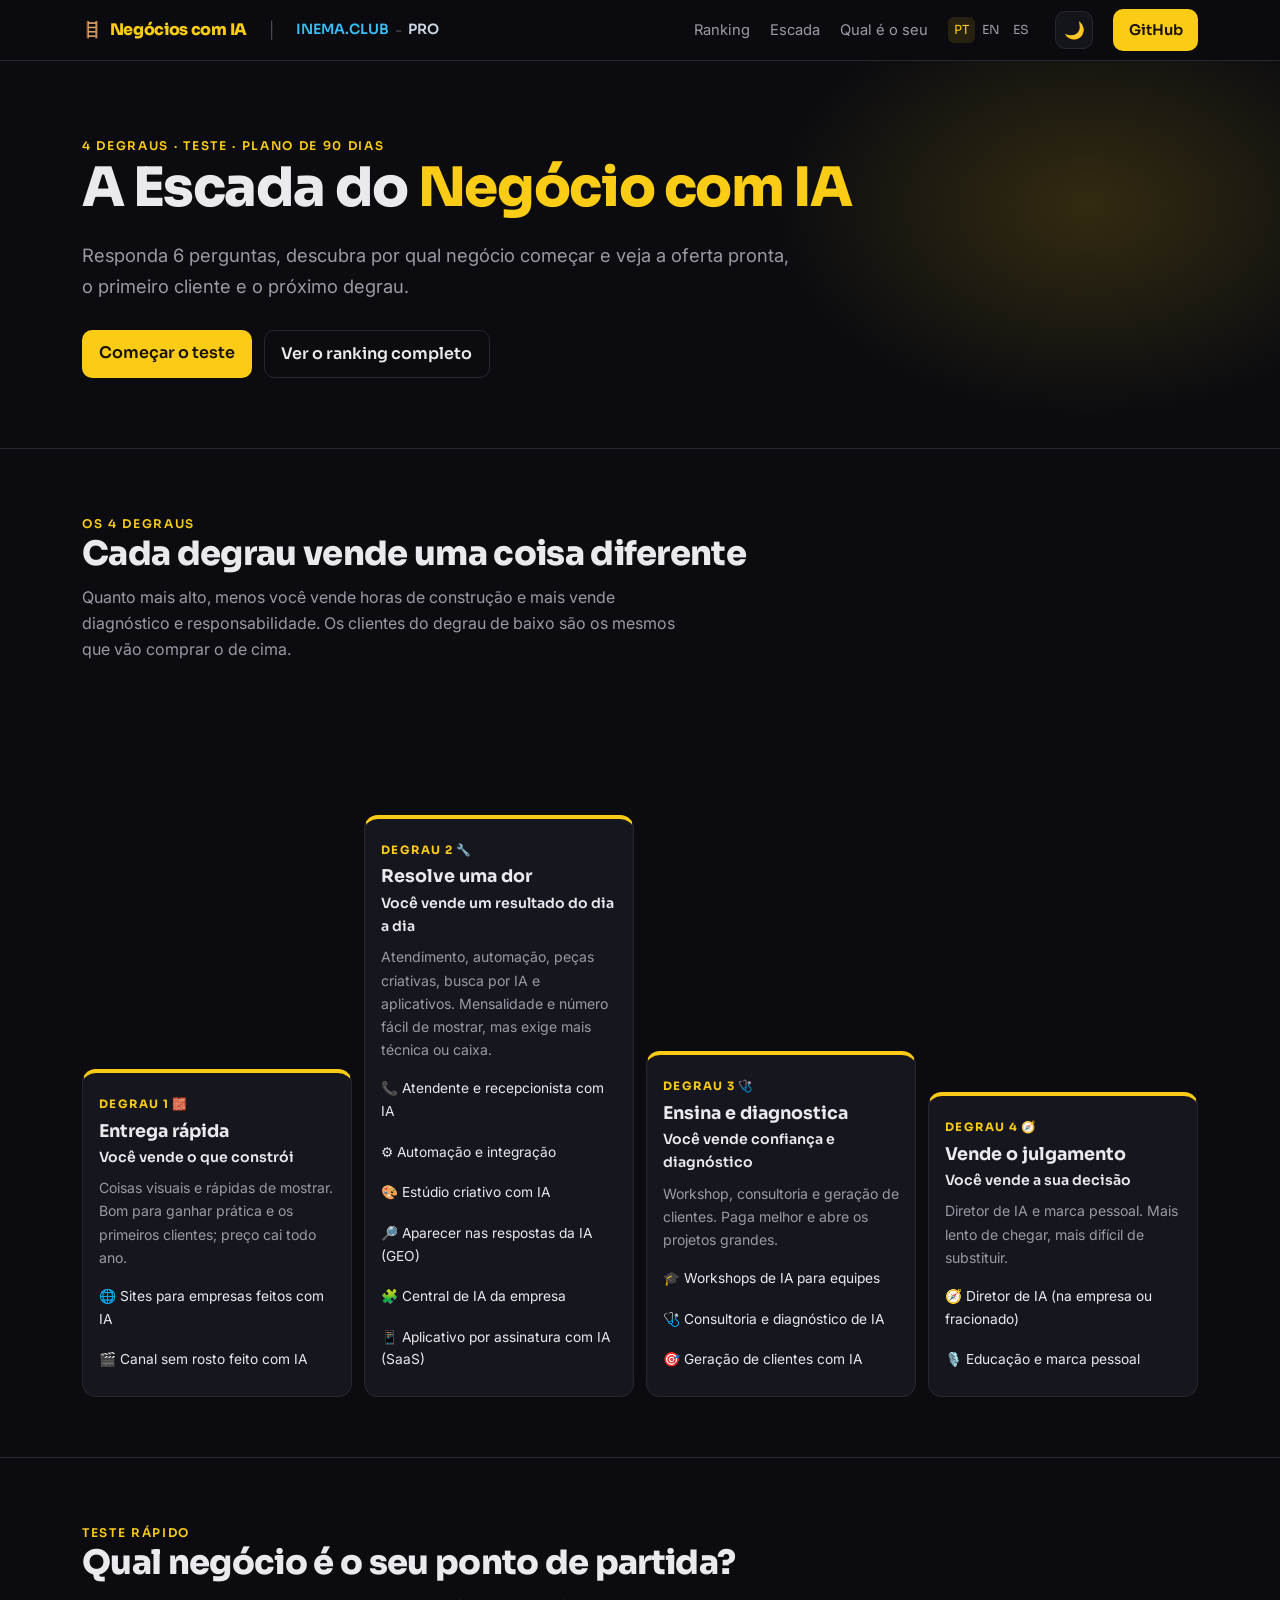
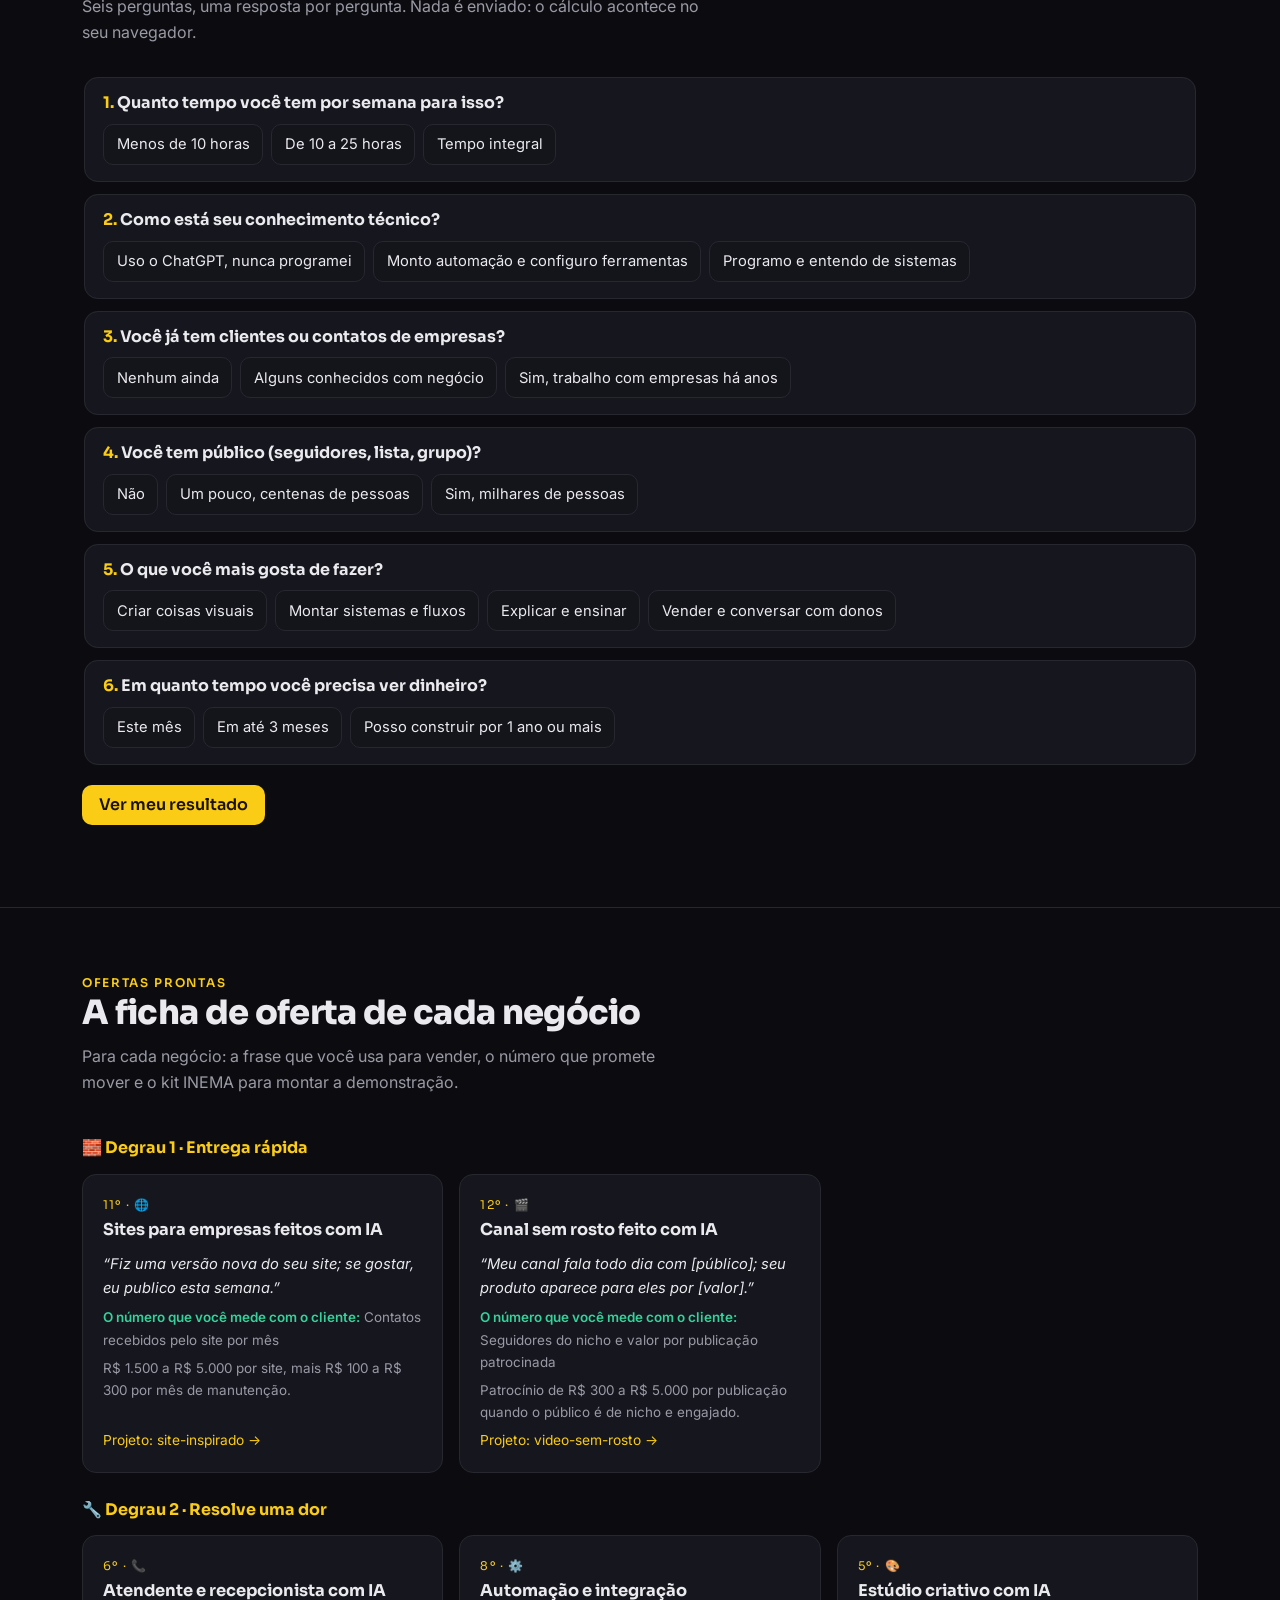
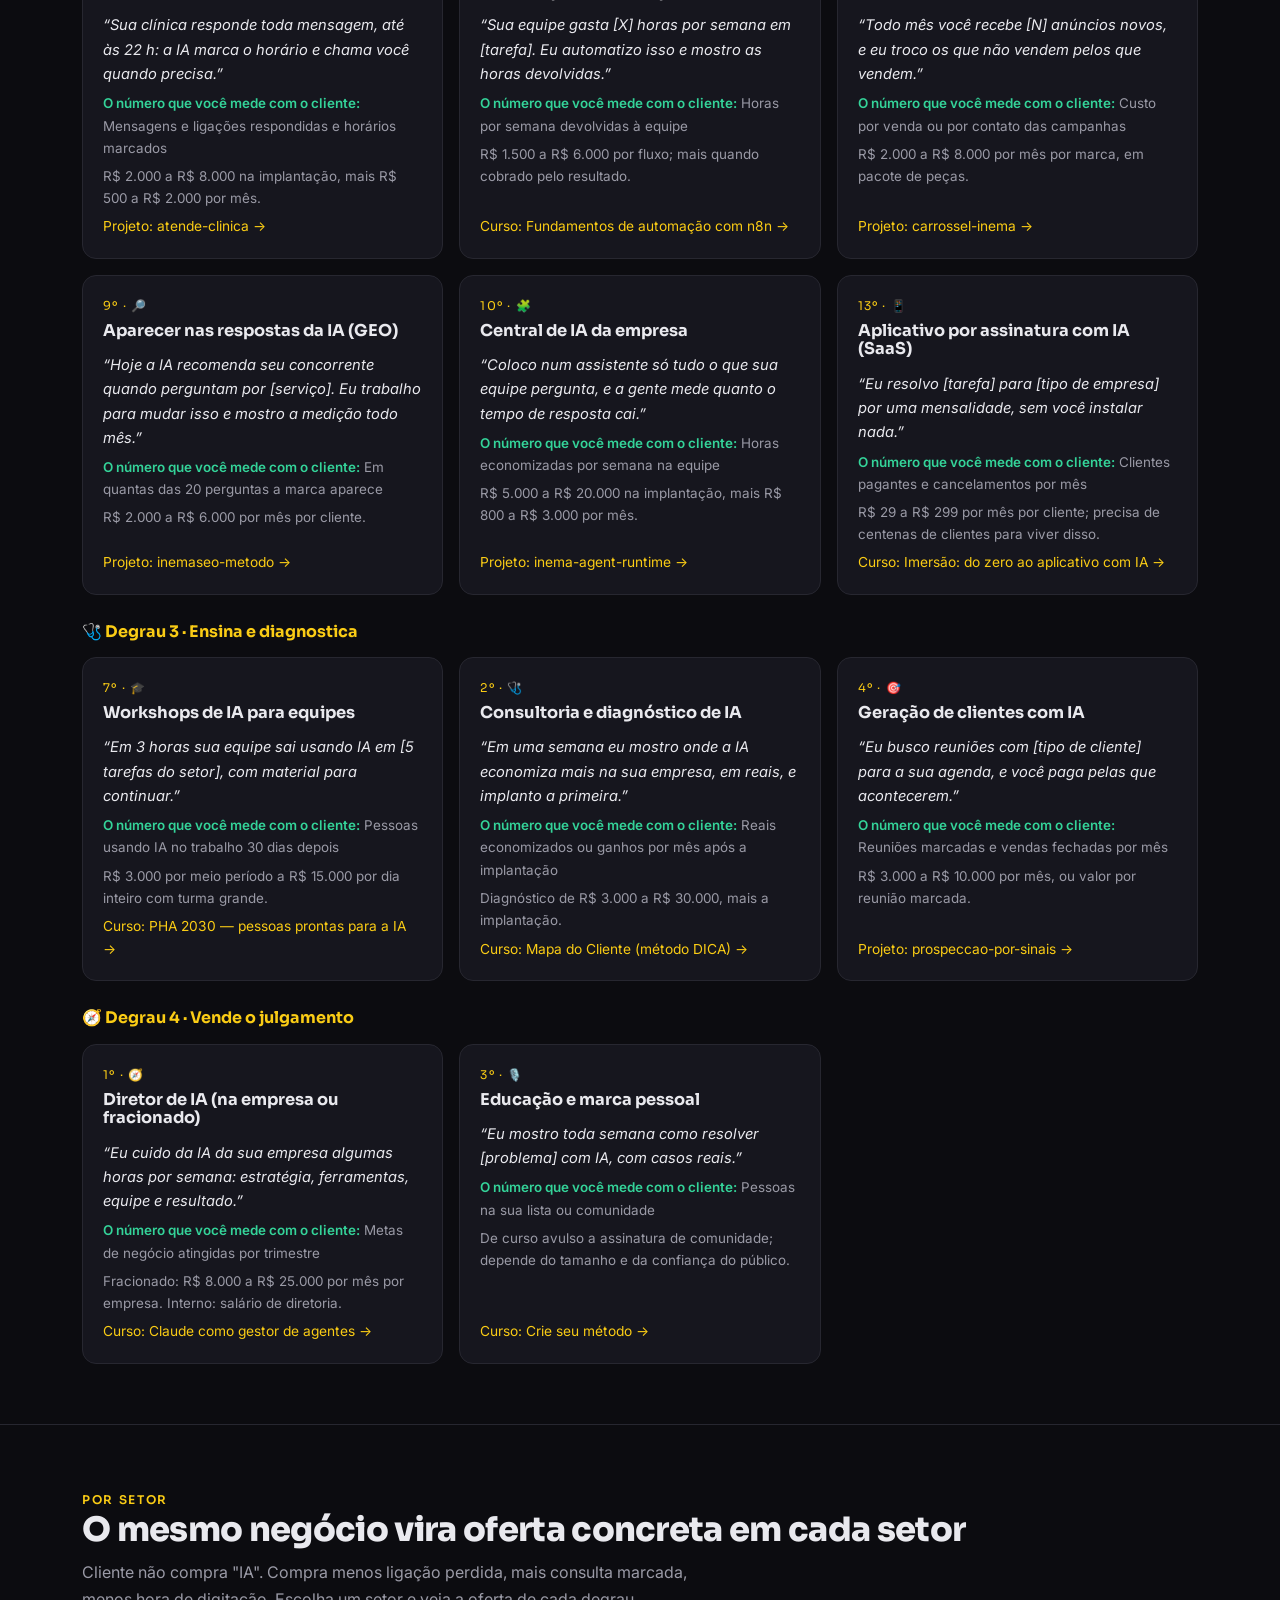
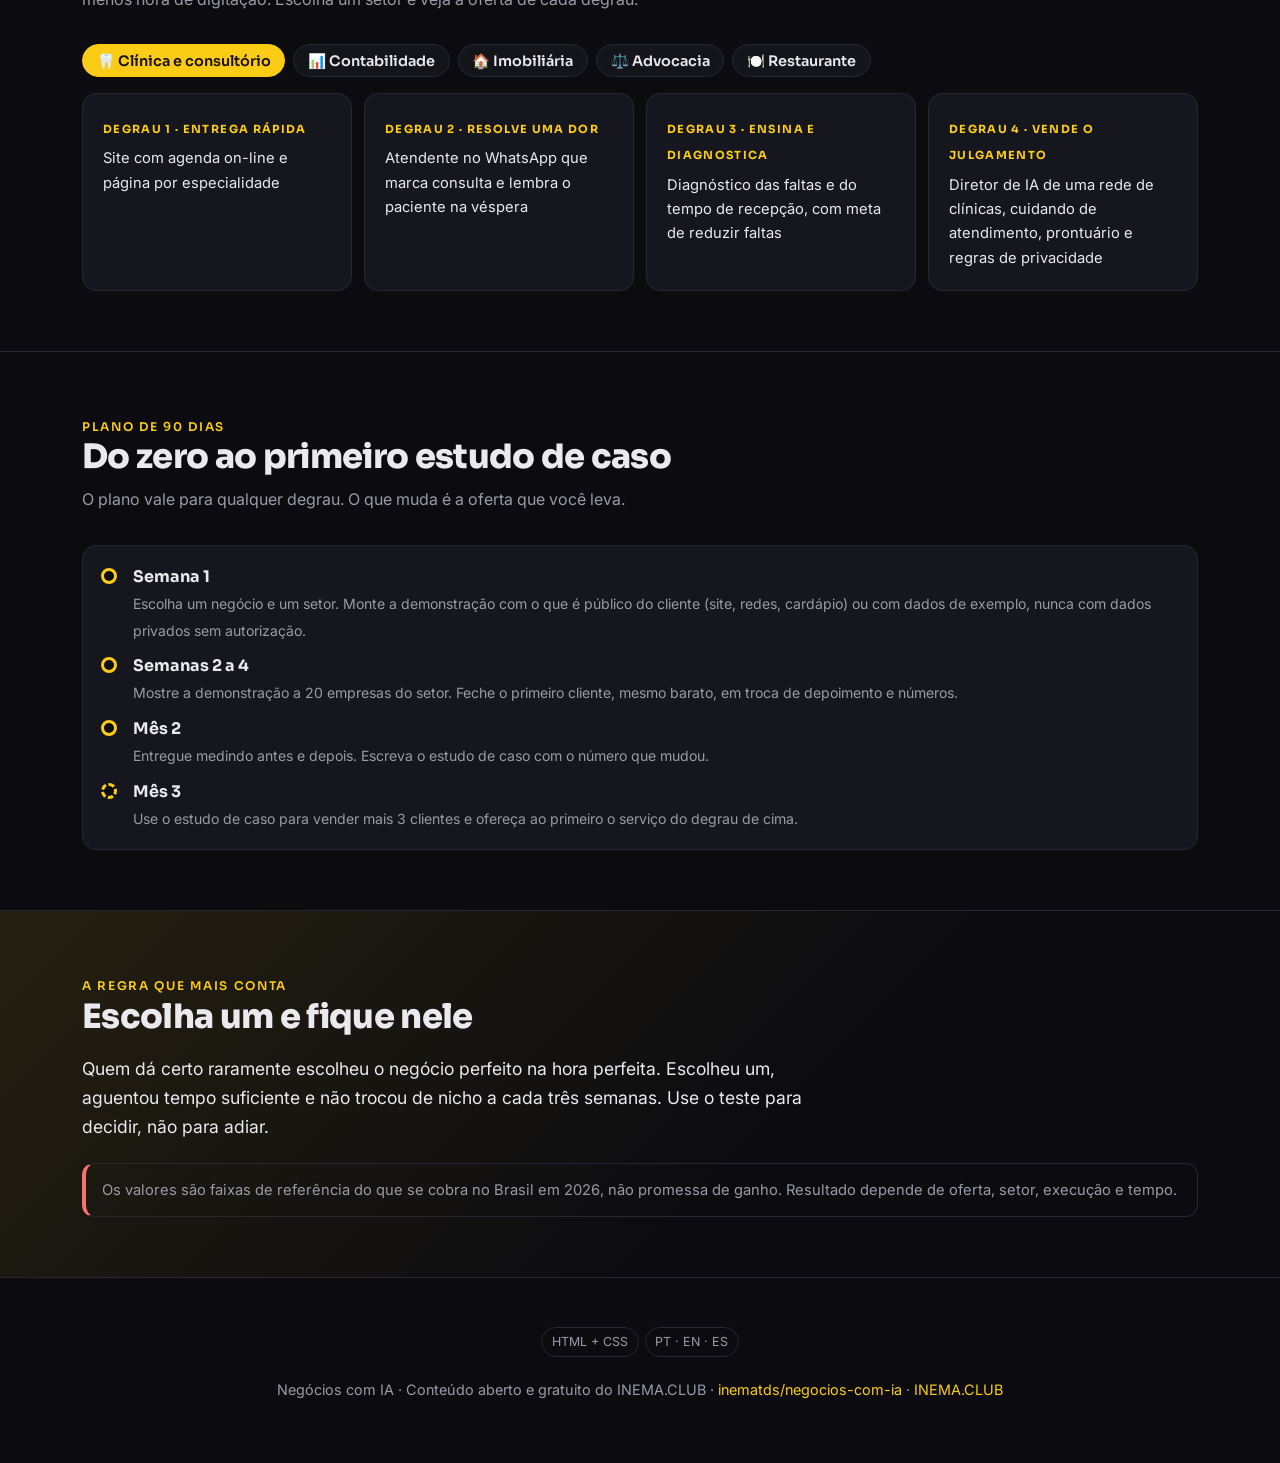
<file: guia/escada/index.html>
<!DOCTYPE html>
<html lang="pt-BR">
<head>
<meta charset="utf-8">
<meta name="viewport" content="width=device-width, initial-scale=1">
<title>A Escada do Negócio com IA: ache o seu degrau e suba</title>
<meta name="description" content="Teste de 6 perguntas que indica o seu negócio de entrada com IA, a oferta pronta de cada degrau, exemplos por setor (clínica, contabilidade, imobiliária, advocacia, restaurante) e um plano de 90 dias.">
<meta property="og:title" content="A Escada do Negócio com IA: ache o seu degrau e suba">
<meta property="og:description" content="Teste de 6 perguntas que indica o seu negócio de entrada com IA, a oferta pronta de cada degrau, exemplos por setor (clínica, contabilidade, imobiliária, advocacia, restaurante) e um plano de 90 dias.">
<meta property="og:image" content="https://inematds.github.io/negocios-com-ia/guia/assets/banner-grade.jpg">
<link rel="canonical" href="https://inematds.github.io/negocios-com-ia/guia/escada/">
<link rel="alternate" hreflang="pt-BR" href="https://inematds.github.io/negocios-com-ia/guia/escada/"><link rel="alternate" hreflang="en" href="https://inematds.github.io/negocios-com-ia/guia/en/escada/"><link rel="alternate" hreflang="es" href="https://inematds.github.io/negocios-com-ia/guia/es/escada/">
<link rel="preconnect" href="https://fonts.googleapis.com">
<link rel="preconnect" href="https://fonts.gstatic.com" crossorigin>
<link href="https://fonts.googleapis.com/css2?family=Sora:wght@400;600;800&family=Inter:wght@400;500;600&display=swap" rel="stylesheet">
<style>:root{--bg:#0c0c10;--bg2:#14141b;--card:#16161e;--line:#272730;--txt:#e9e9ee;--mut:#9a9aa6;--amb:#FACC15;--amb2:#fde68a;--sky:#38bdf8;--pro:#cbd5e1;--ok:#34d399;--bad:#f87171;color-scheme:dark}
body.light{--bg:#f6f7f9;--bg2:#eceef2;--card:#fff;--line:#e1e3ea;--txt:#1a1a22;--mut:#5b5b68;--amb:#854d0e;--amb2:#a16207;--sky:#0369a1;--pro:#b45309;--ok:#047857;--bad:#b91c1c;color-scheme:light}
body.light .hero .glow{opacity:.5}
*{box-sizing:border-box}html{scroll-behavior:smooth}
body{margin:0;background:var(--bg);color:var(--txt);font:16px/1.65 Inter,system-ui,sans-serif;-webkit-font-smoothing:antialiased}
h1,h2,h3{font-family:Sora,sans-serif;line-height:1.15;margin:0}
a{color:var(--amb);text-decoration:none}
.wrap{max-width:1160px;margin:0 auto;padding:0 22px}
.mut{color:var(--mut)}.amb{color:var(--amb)}
body.light .amb{color:var(--txt);background:linear-gradient(transparent 55%,#FACC15 55%)}
.chip{display:inline-block;font-size:.75rem;letter-spacing:.14em;text-transform:uppercase;color:var(--amb);font-weight:600;font-family:Sora}
nav{position:sticky;top:0;z-index:30;backdrop-filter:blur(12px);background:rgba(12,12,16,.78);border-bottom:1px solid var(--line)}
body.light nav{background:rgba(246,247,249,.85)}
nav .wrap{display:flex;align-items:center;gap:22px;height:60px}
nav .brand{display:flex;align-items:center;gap:8px;font-family:Sora;font-weight:800;letter-spacing:-.02em;color:var(--amb);white-space:nowrap}
nav .sep{color:var(--mut);opacity:.45}
nav .inema{color:var(--sky);font-weight:600;font-size:.88rem;font-family:Sora}
nav .pro{color:var(--pro);font-weight:600;font-size:.88rem;font-family:Sora}
nav .clubpro{display:inline-flex;align-items:center;gap:6px}
nav .links{margin-left:auto;display:flex;align-items:center;gap:20px;font-size:.92rem}
nav .links a.sec{color:var(--mut)}nav .links a.sec:hover{color:var(--txt)}
.lang{display:inline-flex;gap:2px;font-family:Sora;font-size:.78rem}
.lang a{color:var(--mut);padding:.2em .45em;border-radius:6px}.lang a.on{color:var(--amb);background:rgba(250,204,21,.12)}
.tgl{background:var(--bg2);border:1px solid var(--line);color:var(--txt);width:38px;height:38px;border-radius:10px;cursor:pointer;display:inline-flex;align-items:center;justify-content:center;font-size:1.05rem}
.btn{display:inline-block;background:#FACC15;color:#1a1206;font-weight:600;padding:.6em 1.05em;border-radius:10px;font-family:Sora}
.btn.ghost{background:transparent;color:var(--txt);border:1px solid var(--line)}
@media(max-width:860px){nav .links a.sec{display:none}}
@media(max-width:560px){nav .wrap{gap:8px;padding:8px 14px;height:auto;flex-wrap:wrap}nav .links{gap:8px;margin-left:0;width:100%;justify-content:space-between}nav .btn{padding:.45em .7em;font-size:.82rem}.tgl{width:34px;height:34px}}
.hero{position:relative;overflow:hidden;border-bottom:1px solid var(--line)}
.hero .glow{position:absolute;inset:-40% -20% auto auto;width:70%;height:600px;background:radial-gradient(closest-side,rgba(250,204,21,.16),transparent 70%);pointer-events:none}
.hero .wrap{display:grid;grid-template-columns:1.05fr .95fr;gap:40px;align-items:center;padding:70px 22px}
.hero h1{font-size:clamp(2.1rem,5vw,3.4rem);font-weight:800;letter-spacing:-.025em}
.hero p.lead{font-size:1.15rem;color:var(--mut);margin:1.1em 0 1.6em;max-width:38ch}
.hero .cta{display:flex;gap:12px;flex-wrap:wrap}
.hero figure{margin:0;border-radius:16px;overflow:hidden;border:1px solid var(--line);box-shadow:0 30px 80px -30px #000}
.hero figure img{width:100%;height:auto;display:block}
@media(max-width:780px){.hero .wrap{grid-template-columns:1fr;padding:44px 22px}}
.resumo{padding:38px 0 34px;border-bottom:1px solid var(--line)}
.resumo p{font-size:1.1rem;line-height:1.7;max-width:74ch;margin:.55em 0 0}
section{padding:60px 0;border-bottom:1px solid var(--line)}
section h2{font-size:clamp(1.5rem,3.4vw,2.1rem);font-weight:800;letter-spacing:-.02em}
section .sub{color:var(--mut);margin:.6em 0 2em;max-width:62ch}
.grid{display:grid;gap:16px}.g4{grid-template-columns:repeat(4,1fr)}.g2{grid-template-columns:repeat(2,1fr)}
@media(max-width:900px){.g4{grid-template-columns:1fr 1fr}}
@media(max-width:540px){.g2,.g4{grid-template-columns:1fr}}
.card{background:var(--card);border:1px solid var(--line);border-radius:14px;padding:20px;min-width:0}
a.card{color:var(--txt);transition:border-color .2s,transform .2s}a.card:hover{border-color:var(--amb);transform:translateY(-2px)}
.card h3{font-size:1.02rem;margin-bottom:.4em}.card p{color:var(--mut);font-size:.92rem;margin:0}
.card .ic{font-size:1.4rem;display:block;margin-bottom:.4em}
.card .n{font-family:Sora;font-size:.75rem;color:var(--amb);letter-spacing:.1em;text-transform:uppercase}
.big{margin:0 0 26px;border-radius:16px;overflow:hidden;border:1px solid var(--line)}.big img{width:100%;display:block}
.rapido ol{list-style:none;padding:0;margin:0;display:grid;grid-template-columns:1fr 1fr;gap:10px 22px;counter-reset:q}
@media(max-width:760px){.rapido ol{grid-template-columns:1fr}}
.rapido li{counter-increment:q;display:grid;grid-template-columns:38px minmax(0,1fr);gap:12px;padding:12px 0;border-bottom:1px solid var(--line)}
.rapido li:before{content:counter(q,decimal-leading-zero);font-family:Sora;font-weight:800;color:var(--amb);font-size:.95rem}
.rapido a{color:var(--txt);font-weight:600;font-family:Sora;font-size:.95rem;line-height:1.35}.rapido a:hover{color:var(--amb)}
.rapido span{display:block;color:var(--mut);font-size:.9rem;margin-top:.25em}
.rapido span a.det{display:inline;font-family:Inter;font-weight:600;font-size:.85rem;color:var(--amb);white-space:nowrap}
.sec-h{display:flex;align-items:center;gap:12px;margin-bottom:1.6em}.sec-h .ic{font-size:1.8rem}
.q{display:grid;grid-template-columns:minmax(0,.95fr) minmax(0,1.05fr);gap:34px;padding:34px 0;border-top:1px solid var(--line);scroll-margin-top:70px}
.q:first-of-type{border-top:none}
@media(max-width:880px){.q{grid-template-columns:1fr;gap:20px}}
.q figure{margin:0;border-radius:14px;overflow:hidden;border:1px solid var(--line);aspect-ratio:16/9;background:var(--bg2)}
.q figure img{width:100%;height:100%;object-fit:cover;display:block}
.q .side{position:sticky;top:80px;align-self:start;display:flex;flex-direction:column;gap:16px}
@media(max-width:880px){.q .side{position:static;order:2}}
.q h3{font-size:clamp(1.2rem,2.4vw,1.5rem);font-weight:800;letter-spacing:-.015em;margin:.35em 0 .8em}
.q .curta{background:rgba(250,204,21,.08);border:1px solid rgba(250,204,21,.35);border-left:4px solid #FACC15;border-radius:12px;padding:14px 16px;font-weight:600;font-size:1.04rem}
body.light .q .curta{background:#fff8d6;border-color:#f3d97a}
.q .curta small{display:block;font-family:Sora;font-size:.72rem;letter-spacing:.12em;text-transform:uppercase;color:var(--amb);font-weight:600;margin-bottom:.3em}
.q .lbl{font-family:Sora;font-size:.75rem;letter-spacing:.12em;text-transform:uppercase;color:var(--mut);font-weight:600;margin:1.4em 0 .4em}
.q .texto p{margin:.5em 0;max-width:68ch}
.q ul.pontos{margin:.4em 0 0;padding:0;list-style:none}
.q ul.pontos li{padding:.35em 0 .35em 1.6em;position:relative}
.q ul.pontos li:before{content:"→";position:absolute;left:0;color:var(--amb);font-weight:700}
.diag{background:var(--card);border:1px solid var(--line);border-radius:14px;padding:18px;overflow:hidden}
.diag .dt{font-family:Sora;font-size:.72rem;letter-spacing:.12em;text-transform:uppercase;color:var(--mut);font-weight:600;margin-bottom:12px}
.diag [data-i]{opacity:0;transform:translateY(10px);transition:opacity .5s ease,transform .5s ease;transition-delay:calc(var(--i)*220ms)}
.diag.vis [data-i]{opacity:1;transform:none}
/* fluxo */
.df{display:flex;flex-direction:column;gap:0}
.df .st{display:flex;align-items:center;gap:12px;background:var(--bg2);border:1px solid var(--line);border-radius:10px;padding:10px 12px;font-family:Sora;font-weight:600;font-size:.9rem}
.df .st b{flex:0 0 26px;height:26px;border-radius:8px;background:#FACC15;color:#1a1206;display:flex;align-items:center;justify-content:center;font-size:.8rem}
.df .ar{height:22px;width:2px;margin-left:24px;background:repeating-linear-gradient(to bottom,var(--amb) 0 4px,transparent 4px 8px);background-size:2px 8px;animation:dash 1s linear infinite}
@keyframes dash{to{background-position:0 8px}}
/* compara */
.dc{display:grid;gap:12px}.dc.c2{grid-template-columns:1fr 1fr}.dc.c3{grid-template-columns:1fr 1fr 1fr}
@media(max-width:520px){.dc.c2,.dc.c3{grid-template-columns:1fr}}
.dc .col{background:var(--bg2);border:1px solid var(--line);border-radius:10px;padding:12px;min-width:0}
.dc .col h4{margin:0 0 .5em;font-family:Sora;font-size:.92rem;display:flex;gap:6px;align-items:center}
.dc .col.bom{border-color:var(--ok)}.dc .col.bom h4 .t{color:var(--ok)}
.dc .col.alerta{border-color:var(--bad)}.dc .col.alerta h4 .t{color:var(--bad)}
.dc .col ul{margin:0;padding:0;list-style:none;font-size:.88rem;color:var(--mut)}
.dc .col li{padding:.25em 0}
/* camadas */
.dl{display:flex;justify-content:center}
.dl .ly{border:1px dashed var(--line);border-radius:16px;padding:26px 12px 12px;position:relative;width:100%;text-align:center}
.dl .ly>span{position:absolute;top:6px;left:0;right:0;font-family:Sora;font-size:.8rem;font-weight:600;color:var(--mut)}
.dl .core{border:none;padding:16px;background:#FACC15;color:#1a1206;border-radius:12px;font-family:Sora;font-weight:800;animation:pulse 2.4s ease-in-out infinite}
@keyframes pulse{50%{box-shadow:0 0 0 10px rgba(250,204,21,.12)}}
/* ciclo */
.dy{position:relative;width:min(340px,100%);aspect-ratio:1;margin:0 auto}
.dy .ring{position:absolute;inset:18%;border:2px dashed var(--line);border-radius:50%}
.dy .orb{position:absolute;inset:18%;animation:spin 6s linear infinite}
.dy .orb:after{content:"";position:absolute;top:-7px;left:calc(50% - 7px);width:14px;height:14px;border-radius:50%;background:#FACC15;box-shadow:0 0 14px #FACC15}
@keyframes spin{to{transform:rotate(360deg)}}
.dy .nd{position:absolute;width:40%;translate:-50% -50%;background:var(--bg2);border:1px solid var(--line);border-radius:10px;padding:7px 8px;font-family:Sora;font-weight:600;font-size:.78rem;text-align:center;line-height:1.25}
.dy .nd b{color:var(--amb)}
/* tempo */
.dtm{position:relative;display:grid;gap:10px}
.dtm .mk{display:grid;grid-template-columns:20px minmax(0,1fr);gap:12px;align-items:start}
.dtm .mk i{width:16px;height:16px;border-radius:50%;border:3px solid #FACC15;margin-top:4px;background:var(--bg)}
.dtm .mk:last-child i{border-style:dashed}
.dtm .mk strong{font-family:Sora;display:block}.dtm .mk span{color:var(--mut);font-size:.88rem}
/* barras */
.db .br{margin:8px 0}.db .br .l{display:flex;justify-content:space-between;font-size:.86rem;font-family:Sora;font-weight:600}
.db .br .tr{height:14px;background:var(--bg2);border-radius:999px;overflow:hidden;margin-top:4px}
.db .br .fl{height:100%;width:0;background:#FACC15;border-radius:999px;transition:width 1.1s cubic-bezier(.2,.7,.2,1);transition-delay:calc(var(--i)*250ms)}
.db .br:nth-child(3) .fl{background:var(--ok)}
.diag.vis .db .fl{width:var(--w)}
.db .nota{margin-top:10px;font-size:.86rem;color:var(--mut)}
@media(prefers-reduced-motion:reduce){.diag [data-i]{opacity:1;transform:none;transition:none}.df .ar,.dy .orb,.dl .core{animation:none}.db .fl{width:var(--w)!important;transition:none}}
.aviso{border:1px solid var(--line);border-left:4px solid var(--bad);border-radius:12px;padding:14px 16px;color:var(--mut);font-size:.92rem;margin-top:22px}
.topo{display:inline-block;margin-top:10px;font-size:.85rem;color:var(--mut)}
footer{padding:46px 0;text-align:center;color:var(--mut);font-size:.9rem}
.pill{display:inline-block;border:1px solid var(--line);border-radius:999px;padding:.3em .8em;font-size:.78rem;color:var(--mut);margin:3px}
/* detalhe + relacionados */
.q .acoes{display:flex;flex-wrap:wrap;gap:12px;align-items:center;margin-top:1.4em}
.btn.mais{font-size:.92rem}
ul.rel{list-style:none;margin:.4em 0 0;padding:0;display:grid;gap:8px}
ul.rel li a{display:flex;gap:10px;align-items:baseline;background:var(--card);border:1px solid var(--line);border-radius:10px;padding:9px 12px;color:var(--txt);transition:border-color .2s}
ul.rel li a:hover{border-color:var(--amb)}
ul.rel .tp{flex:0 0 auto;font-family:Sora;font-size:.66rem;letter-spacing:.1em;text-transform:uppercase;font-weight:700;color:#1a1206;background:#FACC15;border-radius:6px;padding:.15em .5em}
ul.rel .tp.curso{background:var(--sky);color:#04121c}
ul.rel .nm{font-family:Sora;font-weight:600;font-size:.92rem}
ul.rel .ds{display:block;color:var(--mut);font-size:.86rem;font-weight:400;font-family:Inter;margin-top:.15em}
.rel-vazio,.rel-nota{color:var(--mut);font-size:.88rem;margin:.4em 0 0}
.det{max-width:820px;margin:0 auto;padding:0 22px}
.det .volta{display:inline-block;margin:28px 0 18px;color:var(--mut);font-size:.9rem}.det .volta:hover{color:var(--amb)}
.det h1{font-size:clamp(1.7rem,4.4vw,2.5rem);font-weight:800;letter-spacing:-.02em;margin:.35em 0 .7em}
.det .curta{background:rgba(250,204,21,.08);border:1px solid rgba(250,204,21,.35);border-left:4px solid #FACC15;border-radius:12px;padding:14px 16px;font-weight:600;font-size:1.06rem}
body.light .det .curta{background:#fff8d6;border-color:#f3d97a}
.det .curta small{display:block;font-family:Sora;font-size:.72rem;letter-spacing:.12em;text-transform:uppercase;color:var(--amb);font-weight:600;margin-bottom:.3em}
.det figure{margin:24px 0;border-radius:16px;overflow:hidden;border:1px solid var(--line);aspect-ratio:16/9;background:var(--bg2)}
.det figure img{width:100%;height:100%;object-fit:cover;display:block}
.det .intro{font-size:1.12rem;line-height:1.7}
.det h2{font-size:clamp(1.25rem,2.8vw,1.55rem);font-weight:800;letter-spacing:-.015em;margin:1.8em 0 .5em}
.det p{margin:.6em 0;max-width:70ch}
.det .lbl{font-family:Sora;font-size:.75rem;letter-spacing:.12em;text-transform:uppercase;color:var(--mut);font-weight:600;margin:2em 0 .5em}
.det .ex{background:var(--card);border:1px solid var(--line);border-left:4px solid var(--sky);border-radius:12px;padding:14px 16px;margin:1em 0}
.det .ex small{display:block;font-family:Sora;font-size:.72rem;letter-spacing:.12em;text-transform:uppercase;color:var(--sky);font-weight:600;margin-bottom:.3em}
.det ol.passos{counter-reset:p;list-style:none;padding:0;margin:.4em 0}
.det ol.passos li{counter-increment:p;position:relative;padding:.55em 0 .55em 2.6em;border-bottom:1px solid var(--line)}
.det ol.passos li:before{content:counter(p);position:absolute;left:0;top:.5em;width:1.8em;height:1.8em;border-radius:8px;background:#FACC15;color:#1a1206;font-family:Sora;font-weight:800;font-size:.85rem;display:flex;align-items:center;justify-content:center}
.det ul.erros,.det ul.pontos{list-style:none;padding:0;margin:.4em 0}
.det ul.erros li,.det ul.pontos li{position:relative;padding:.4em 0 .4em 1.7em}
.det ul.erros li:before{content:"✗";position:absolute;left:0;color:var(--bad);font-weight:700}
.det ul.pontos li:before{content:"→";position:absolute;left:0;color:var(--amb);font-weight:700}
.det .diag{margin:1.4em 0}
.det .pn{display:grid;grid-template-columns:1fr 1fr;gap:12px;margin:40px 0 50px}
.det .pn a{background:var(--card);border:1px solid var(--line);border-radius:12px;padding:12px 14px;color:var(--txt);font-family:Sora;font-weight:600;font-size:.9rem;line-height:1.35}
.det .pn a:hover{border-color:var(--amb)}.det .pn a small{display:block;color:var(--mut);font-weight:400;font-size:.75rem;margin-bottom:.2em}
.det .pn a.nx{text-align:right;grid-column:2}
@media(max-width:560px){.det .pn{grid-template-columns:1fr}.det .pn a.nx{grid-column:1}}

.q .lbl,.facts .f small,.ofr small,.q .curta small,.diag .dt{font-size:.8rem!important}
ul.rel .tp{font-size:.75rem!important}
.rk li a{display:block;padding:.35em 0;min-height:40px}
.esc .dg li a{display:block;padding:.45em 0}
/* notas */
.nt{display:grid;gap:9px}
.nt .r{display:grid;grid-template-columns:118px minmax(0,1fr) 30px;gap:10px;align-items:center;font-family:Sora;font-size:.8rem;font-weight:600}
.nt .r .tr{height:12px;background:var(--bg2);border-radius:999px;overflow:hidden}
.nt .r .fl{height:100%;width:0;border-radius:999px;background:#FACC15;transition:width 1.1s cubic-bezier(.2,.7,.2,1);transition-delay:calc(var(--i)*220ms)}
.nt .r.tec .fl{background:var(--bad)}.nt .r.dur .fl{background:var(--ok)}
.nt .r b{text-align:right;color:var(--amb)}
.diag.vis .nt .fl{width:var(--w)}
@media(prefers-reduced-motion:reduce){.nt .fl{width:var(--w)!important;transition:none}}
.pos{display:inline-flex;align-items:center;gap:8px}
.pos .num{font-family:Sora;font-weight:800;font-size:2.1rem;line-height:1;color:var(--amb)}
.facts{display:grid;grid-template-columns:1fr 1fr;gap:12px;margin-top:1.2em}
@media(max-width:600px){.facts{grid-template-columns:1fr}}
.facts .f{background:var(--card);border:1px solid var(--line);border-radius:12px;padding:12px 14px;min-width:0}
.facts .f small{display:block;font-family:Sora;font-size:.7rem;letter-spacing:.12em;text-transform:uppercase;color:var(--mut);font-weight:600;margin-bottom:.3em}
.facts .f.bad{border-left:4px solid var(--bad)}.facts .f.ok{border-left:4px solid var(--ok)}
.ofr{margin-top:1em;background:var(--card);border:1px dashed var(--amb);border-radius:12px;padding:12px 14px;font-style:italic}
.ofr small{display:block;font-style:normal;font-family:Sora;font-size:.7rem;letter-spacing:.12em;text-transform:uppercase;color:var(--amb);font-weight:600;margin-bottom:.3em}
.rk ol{list-style:none;padding:0;margin:0;display:grid;grid-template-columns:1fr 1fr;gap:6px 22px}
@media(max-width:760px){.rk ol{grid-template-columns:1fr}}
.rk li{display:grid;grid-template-columns:44px minmax(0,1fr) auto;gap:12px;align-items:center;padding:11px 0;border-bottom:1px solid var(--line)}
.rk li .p{font-family:Sora;font-weight:800;color:var(--amb);font-size:1.05rem}
.rk li a{color:var(--txt);font-weight:600;font-family:Sora;font-size:.95rem;line-height:1.3}.rk li a:hover{color:var(--amb)}
.rk li span.c{display:block;color:var(--mut);font-size:.86rem;margin-top:.2em;font-family:Inter;font-weight:400}
.rk li .mini{display:flex;gap:3px}.rk li .mini i{width:8px;height:22px;border-radius:3px;background:var(--bg2);display:block;position:relative;overflow:hidden}
.rk li .mini i:after{content:"";position:absolute;left:0;right:0;bottom:0;height:var(--h);background:#FACC15}
.rk li .mini i.tec:after{background:var(--bad)}.rk li .mini i.dur:after{background:var(--ok)}
.regra{background:linear-gradient(135deg,rgba(250,204,21,.10),transparent 60%)}
.regra p{font-size:1.1rem;max-width:70ch}
/* escada */
.esc{display:grid;grid-template-columns:repeat(4,1fr);gap:12px;align-items:end}
@media(max-width:820px){.esc{grid-template-columns:1fr 1fr}}
@media(max-width:480px){.esc{grid-template-columns:1fr}}
.esc .dg{background:var(--card);border:1px solid var(--line);border-top:4px solid #FACC15;border-radius:14px;padding:16px;min-width:0}
@media(min-width:821px){.esc .dg:nth-child(1){margin-top:180px}.esc .dg:nth-child(2){margin-top:120px}.esc .dg:nth-child(3){margin-top:60px}}
.esc .dg .k{font-family:Sora;font-size:.72rem;letter-spacing:.12em;text-transform:uppercase;color:var(--amb);font-weight:700}
.esc .dg h3{font-size:1.1rem;margin:.3em 0}.esc .dg .v{font-family:Sora;font-weight:600;font-size:.88rem}
.esc .dg p{color:var(--mut);font-size:.88rem;margin:.5em 0}
.esc .dg ul{list-style:none;margin:.4em 0 0;padding:0;font-size:.86rem}.esc .dg li{padding:.2em 0}
.esc .dg li a{color:var(--txt)}.esc .dg li a:hover{color:var(--amb)}
.esc .dg{opacity:0;transform:translateY(16px);transition:opacity .6s,transform .6s;transition-delay:calc(var(--i)*200ms)}
.diag.vis .esc .dg,.esc.vis .dg{opacity:1;transform:none}
.teste .qq{background:var(--card);border:1px solid var(--line);border-radius:14px;padding:16px 18px;margin-bottom:12px}
.teste .qq h3{font-size:1rem;margin-bottom:.7em}.teste .qq h3 b{color:var(--amb)}
.teste .ops{display:flex;flex-wrap:wrap;gap:8px}
.teste .ops label{cursor:pointer;border:1px solid var(--line);border-radius:10px;padding:.5em .85em;font-size:.92rem;background:var(--bg2);user-select:none}
.teste .ops input{position:absolute;opacity:0;pointer-events:none}
.teste .ops input:checked+span{color:#1a1206}
.teste .ops label:has(input:checked){background:#FACC15;border-color:#FACC15;color:#1a1206;font-weight:600}
.teste .ops input:focus-visible+span{outline:2px solid var(--amb);outline-offset:3px}
.teste button.btn{border:0;cursor:pointer;font-size:1rem;margin-top:8px}
#res{margin-top:22px}
#res .box{background:var(--card);border:1px solid #FACC15;border-radius:16px;padding:20px;display:grid;grid-template-columns:minmax(0,.9fr) minmax(0,1.1fr);gap:20px}
@media(max-width:760px){#res .box{grid-template-columns:1fr}}
#res img{width:100%;border-radius:12px;display:block}
#res h3{font-size:1.4rem;margin:.2em 0 .5em}
#res .alt{color:var(--mut);font-size:.92rem;margin-top:.8em}
#res .msg{color:var(--bad)}
.fichas .grid{grid-template-columns:repeat(3,1fr)}
@media(max-width:900px){.fichas .grid{grid-template-columns:1fr 1fr}}@media(max-width:560px){.fichas .grid{grid-template-columns:1fr}}
.fichas .card{display:flex;flex-direction:column;gap:6px;scroll-margin-top:80px}
.fichas .card .of{font-style:italic;color:var(--txt);font-size:.92rem}
.fichas .card .kp{font-size:.84rem;color:var(--mut)}.fichas .card .kp b{color:var(--ok);font-weight:600}
.fichas .card .lk{margin-top:auto;font-size:.86rem}
.fichas h3.dgh{grid-column:1/-1;font-size:1rem;margin-top:12px;color:var(--amb)}
.tabs{display:flex;flex-wrap:wrap;gap:8px;margin-bottom:16px}
.tabs button{cursor:pointer;border:1px solid var(--line);background:var(--bg2);color:var(--txt);border-radius:999px;padding:.45em .95em;font:600 .9rem Sora}
.tabs button[aria-selected=true]{background:#FACC15;border-color:#FACC15;color:#1a1206}
.setor{display:none}.setor.on{display:grid;grid-template-columns:repeat(4,1fr);gap:12px}
@media(max-width:820px){.setor.on{grid-template-columns:1fr 1fr}}@media(max-width:480px){.setor.on{grid-template-columns:1fr}}
.setor .card .k{font-family:Sora;font-size:.7rem;letter-spacing:.12em;text-transform:uppercase;color:var(--amb);font-weight:700}
.setor .card p{color:var(--txt);margin-top:.4em}
</style>
</head>
<body><nav><div class="wrap">
  <a class="brand" href="../"><span class="emoji">🪜</span> Negócios com IA</a>
  <span class="sep">|</span>
  <span class="clubpro"><a class="inema" href="https://inema.club" target="_blank" rel="noopener">INEMA.CLUB</a><span class="sep">-</span><a class="pro" href="https://inema.pro" target="_blank" rel="noopener">PRO</a></span>
  <div class="links">
    <a class="sec" href="../#lista">Ranking</a><a class="sec" href="#degraus">Escada</a><a class="sec" href="#teste">Qual é o seu</a>
    <span class="lang"><a class="on" href="../escada/">PT</a><a href="../en/escada/">EN</a><a href="../es/escada/">ES</a></span>
    <button class="tgl" id="themeToggle" aria-label="Alternar tema" title="Alternar tema">🌙</button>
    <a class="btn" href="https://github.com/inematds/negocios-com-ia" target="_blank" rel="noopener">GitHub</a>
  </div>
</div></nav>
<header class="hero" id="top"><div class="glow"></div><div class="wrap" style="grid-template-columns:1fr">
  <div>
    <span class="chip">4 degraus · teste · plano de 90 dias</span>
    <h1>A Escada do <span class="amb">Negócio com IA</span></h1>
    <p class="lead" style="max-width:60ch">Responda 6 perguntas, descubra por qual negócio começar e veja a oferta pronta, o primeiro cliente e o próximo degrau.</p>
    <div class="cta"><a class="btn" href="#teste">Começar o teste</a><a class="btn ghost" href="../">Ver o ranking completo</a></div>
  </div>
</div></header>
<section id="degraus"><div class="wrap">
  <span class="chip">Os 4 degraus</span><h2>Cada degrau vende uma coisa diferente</h2><p class="sub">Quanto mais alto, menos você vende horas de construção e mais vende diagnóstico e responsabilidade. Os clientes do degrau de baixo são os mesmos que vão comprar o de cima.</p>
  <div class="esc"><div class="dg" style="--i:0"><span class="k">Degrau 1 🧱</span><h3>Entrega rápida</h3><div class="v">Você vende o que constrói</div><p>Coisas visuais e rápidas de mostrar. Bom para ganhar prática e os primeiros clientes; preço cai todo ano.</p><ul><li><a href="#f-n11">🌐 Sites para empresas feitos com IA</a></li><li><a href="#f-n12">🎬 Canal sem rosto feito com IA</a></li></ul></div><div class="dg" style="--i:1"><span class="k">Degrau 2 🔧</span><h3>Resolve uma dor</h3><div class="v">Você vende um resultado do dia a dia</div><p>Atendimento, automação, peças criativas, busca por IA e aplicativos. Mensalidade e número fácil de mostrar, mas exige mais técnica ou caixa.</p><ul><li><a href="#f-n06">📞 Atendente e recepcionista com IA</a></li><li><a href="#f-n08">⚙️ Automação e integração</a></li><li><a href="#f-n05">🎨 Estúdio criativo com IA</a></li><li><a href="#f-n09">🔎 Aparecer nas respostas da IA (GEO)</a></li><li><a href="#f-n10">🧩 Central de IA da empresa</a></li><li><a href="#f-n13">📱 Aplicativo por assinatura com IA (SaaS)</a></li></ul></div><div class="dg" style="--i:2"><span class="k">Degrau 3 🩺</span><h3>Ensina e diagnostica</h3><div class="v">Você vende confiança e diagnóstico</div><p>Workshop, consultoria e geração de clientes. Paga melhor e abre os projetos grandes.</p><ul><li><a href="#f-n07">🎓 Workshops de IA para equipes</a></li><li><a href="#f-n02">🩺 Consultoria e diagnóstico de IA</a></li><li><a href="#f-n04">🎯 Geração de clientes com IA</a></li></ul></div><div class="dg" style="--i:3"><span class="k">Degrau 4 🧭</span><h3>Vende o julgamento</h3><div class="v">Você vende a sua decisão</div><p>Diretor de IA e marca pessoal. Mais lento de chegar, mais difícil de substituir.</p><ul><li><a href="#f-n01">🧭 Diretor de IA (na empresa ou fracionado)</a></li><li><a href="#f-n03">🎙️ Educação e marca pessoal</a></li></ul></div></div>
</div></section>
<section id="teste" class="teste"><div class="wrap">
  <span class="chip">Teste rápido</span><h2>Qual negócio é o seu ponto de partida?</h2><p class="sub">Seis perguntas, uma resposta por pergunta. Nada é enviado: o cálculo acontece no seu navegador.</p>
  <form id="fteste"><fieldset class="qq" style="border:1px solid var(--line)"><h3><b>1.</b> Quanto tempo você tem por semana para isso?</h3><div class="ops"><label><input type="radio" name="q0" value="{&quot;n11&quot;: 2, &quot;n12&quot;: 2, &quot;n05&quot;: 1}"><span>Menos de 10 horas</span></label><label><input type="radio" name="q0" value="{&quot;n06&quot;: 2, &quot;n08&quot;: 2, &quot;n09&quot;: 2, &quot;n05&quot;: 1}"><span>De 10 a 25 horas</span></label><label><input type="radio" name="q0" value="{&quot;n04&quot;: 2, &quot;n02&quot;: 2, &quot;n10&quot;: 1, &quot;n01&quot;: 1}"><span>Tempo integral</span></label></div></fieldset><fieldset class="qq" style="border:1px solid var(--line)"><h3><b>2.</b> Como está seu conhecimento técnico?</h3><div class="ops"><label><input type="radio" name="q1" value="{&quot;n11&quot;: 2, &quot;n12&quot;: 1, &quot;n07&quot;: 1, &quot;n05&quot;: 1}"><span>Uso o ChatGPT, nunca programei</span></label><label><input type="radio" name="q1" value="{&quot;n08&quot;: 3, &quot;n06&quot;: 2, &quot;n09&quot;: 2}"><span>Monto automação e configuro ferramentas</span></label><label><input type="radio" name="q1" value="{&quot;n10&quot;: 2, &quot;n13&quot;: 2, &quot;n04&quot;: 1}"><span>Programo e entendo de sistemas</span></label></div></fieldset><fieldset class="qq" style="border:1px solid var(--line)"><h3><b>3.</b> Você já tem clientes ou contatos de empresas?</h3><div class="ops"><label><input type="radio" name="q2" value="{&quot;n11&quot;: 2, &quot;n12&quot;: 2}"><span>Nenhum ainda</span></label><label><input type="radio" name="q2" value="{&quot;n06&quot;: 2, &quot;n05&quot;: 1, &quot;n07&quot;: 1, &quot;n08&quot;: 1}"><span>Alguns conhecidos com negócio</span></label><label><input type="radio" name="q2" value="{&quot;n02&quot;: 2, &quot;n01&quot;: 2, &quot;n04&quot;: 1}"><span>Sim, trabalho com empresas há anos</span></label></div></fieldset><fieldset class="qq" style="border:1px solid var(--line)"><h3><b>4.</b> Você tem público (seguidores, lista, grupo)?</h3><div class="ops"><label><input type="radio" name="q3" value="{&quot;n11&quot;: 1, &quot;n06&quot;: 1, &quot;n08&quot;: 1, &quot;n02&quot;: 1}"><span>Não</span></label><label><input type="radio" name="q3" value="{&quot;n07&quot;: 2, &quot;n05&quot;: 1, &quot;n03&quot;: 1}"><span>Um pouco, centenas de pessoas</span></label><label><input type="radio" name="q3" value="{&quot;n03&quot;: 3, &quot;n13&quot;: 2, &quot;n12&quot;: 1}"><span>Sim, milhares de pessoas</span></label></div></fieldset><fieldset class="qq" style="border:1px solid var(--line)"><h3><b>5.</b> O que você mais gosta de fazer?</h3><div class="ops"><label><input type="radio" name="q4" value="{&quot;n05&quot;: 3, &quot;n11&quot;: 2, &quot;n12&quot;: 1}"><span>Criar coisas visuais</span></label><label><input type="radio" name="q4" value="{&quot;n08&quot;: 3, &quot;n06&quot;: 2, &quot;n10&quot;: 2, &quot;n13&quot;: 1}"><span>Montar sistemas e fluxos</span></label><label><input type="radio" name="q4" value="{&quot;n07&quot;: 3, &quot;n03&quot;: 2}"><span>Explicar e ensinar</span></label><label><input type="radio" name="q4" value="{&quot;n04&quot;: 2, &quot;n02&quot;: 2, &quot;n09&quot;: 2, &quot;n01&quot;: 1}"><span>Vender e conversar com donos</span></label></div></fieldset><fieldset class="qq" style="border:1px solid var(--line)"><h3><b>6.</b> Em quanto tempo você precisa ver dinheiro?</h3><div class="ops"><label><input type="radio" name="q5" value="{&quot;n11&quot;: 2, &quot;n06&quot;: 1, &quot;n05&quot;: 1, &quot;n08&quot;: 1}"><span>Este mês</span></label><label><input type="radio" name="q5" value="{&quot;n06&quot;: 2, &quot;n07&quot;: 2, &quot;n02&quot;: 1, &quot;n09&quot;: 1}"><span>Em até 3 meses</span></label><label><input type="radio" name="q5" value="{&quot;n03&quot;: 2, &quot;n01&quot;: 2, &quot;n13&quot;: 1, &quot;n04&quot;: 1}"><span>Posso construir por 1 ano ou mais</span></label></div></fieldset><button class="btn" type="submit">Ver meu resultado</button></form>
  <div id="res" aria-live="polite"></div>
</div></section>
<section id="fichas" class="fichas"><div class="wrap">
  <span class="chip">Ofertas prontas</span><h2>A ficha de oferta de cada negócio</h2><p class="sub">Para cada negócio: a frase que você usa para vender, o número que promete mover e o kit INEMA para montar a demonstração.</p>
  <div class="grid"><h3 class="dgh">🧱 Degrau 1 · Entrega rápida</h3><div class="card" id="f-n11"><span class="n">11º · 🌐</span><h3>Sites para empresas feitos com IA</h3><p class="of">“Fiz uma versão nova do seu site; se gostar, eu publico esta semana.”</p><p class="kp"><b>O número que você mede com o cliente:</b> Contatos recebidos pelo site por mês</p><p class="kp">R$ 1.500 a R$ 5.000 por site, mais R$ 100 a R$ 300 por mês de manutenção.</p><a class="lk" href="https://inematds.github.io/site-inspirado/guia/" target="_blank" rel="noopener">Projeto: site-inspirado →</a></div><div class="card" id="f-n12"><span class="n">12º · 🎬</span><h3>Canal sem rosto feito com IA</h3><p class="of">“Meu canal fala todo dia com [público]; seu produto aparece para eles por [valor].”</p><p class="kp"><b>O número que você mede com o cliente:</b> Seguidores do nicho e valor por publicação patrocinada</p><p class="kp">Patrocínio de R$ 300 a R$ 5.000 por publicação quando o público é de nicho e engajado.</p><a class="lk" href="https://inematds.github.io/video-sem-rosto/guia/" target="_blank" rel="noopener">Projeto: video-sem-rosto →</a></div><h3 class="dgh">🔧 Degrau 2 · Resolve uma dor</h3><div class="card" id="f-n06"><span class="n">6º · 📞</span><h3>Atendente e recepcionista com IA</h3><p class="of">“Sua clínica responde toda mensagem, até às 22 h: a IA marca o horário e chama você quando precisa.”</p><p class="kp"><b>O número que você mede com o cliente:</b> Mensagens e ligações respondidas e horários marcados</p><p class="kp">R$ 2.000 a R$ 8.000 na implantação, mais R$ 500 a R$ 2.000 por mês.</p><a class="lk" href="https://inematds.github.io/atende-clinica/guia/" target="_blank" rel="noopener">Projeto: atende-clinica →</a></div><div class="card" id="f-n08"><span class="n">8º · ⚙️</span><h3>Automação e integração</h3><p class="of">“Sua equipe gasta [X] horas por semana em [tarefa]. Eu automatizo isso e mostro as horas devolvidas.”</p><p class="kp"><b>O número que você mede com o cliente:</b> Horas por semana devolvidas à equipe</p><p class="kp">R$ 1.500 a R$ 6.000 por fluxo; mais quando cobrado pelo resultado.</p><a class="lk" href="https://inematds.github.io/N8Nb/" target="_blank" rel="noopener">Curso: Fundamentos de automação com n8n →</a></div><div class="card" id="f-n05"><span class="n">5º · 🎨</span><h3>Estúdio criativo com IA</h3><p class="of">“Todo mês você recebe [N] anúncios novos, e eu troco os que não vendem pelos que vendem.”</p><p class="kp"><b>O número que você mede com o cliente:</b> Custo por venda ou por contato das campanhas</p><p class="kp">R$ 2.000 a R$ 8.000 por mês por marca, em pacote de peças.</p><a class="lk" href="https://inematds.github.io/carrossel-inema/guia/" target="_blank" rel="noopener">Projeto: carrossel-inema →</a></div><div class="card" id="f-n09"><span class="n">9º · 🔎</span><h3>Aparecer nas respostas da IA (GEO)</h3><p class="of">“Hoje a IA recomenda seu concorrente quando perguntam por [serviço]. Eu trabalho para mudar isso e mostro a medição todo mês.”</p><p class="kp"><b>O número que você mede com o cliente:</b> Em quantas das 20 perguntas a marca aparece</p><p class="kp">R$ 2.000 a R$ 6.000 por mês por cliente.</p><a class="lk" href="https://inematds.github.io/inemaseo-metodo/guia/" target="_blank" rel="noopener">Projeto: inemaseo-metodo →</a></div><div class="card" id="f-n10"><span class="n">10º · 🧩</span><h3>Central de IA da empresa</h3><p class="of">“Coloco num assistente só tudo o que sua equipe pergunta, e a gente mede quanto o tempo de resposta cai.”</p><p class="kp"><b>O número que você mede com o cliente:</b> Horas economizadas por semana na equipe</p><p class="kp">R$ 5.000 a R$ 20.000 na implantação, mais R$ 800 a R$ 3.000 por mês.</p><a class="lk" href="https://inematds.github.io/inema-agent-runtime/guia/" target="_blank" rel="noopener">Projeto: inema-agent-runtime →</a></div><div class="card" id="f-n13"><span class="n">13º · 📱</span><h3>Aplicativo por assinatura com IA (SaaS)</h3><p class="of">“Eu resolvo [tarefa] para [tipo de empresa] por uma mensalidade, sem você instalar nada.”</p><p class="kp"><b>O número que você mede com o cliente:</b> Clientes pagantes e cancelamentos por mês</p><p class="kp">R$ 29 a R$ 299 por mês por cliente; precisa de centenas de clientes para viver disso.</p><a class="lk" href="https://inematds.github.io/vibecode-imersao/" target="_blank" rel="noopener">Curso: Imersão: do zero ao aplicativo com IA →</a></div><h3 class="dgh">🩺 Degrau 3 · Ensina e diagnostica</h3><div class="card" id="f-n07"><span class="n">7º · 🎓</span><h3>Workshops de IA para equipes</h3><p class="of">“Em 3 horas sua equipe sai usando IA em [5 tarefas do setor], com material para continuar.”</p><p class="kp"><b>O número que você mede com o cliente:</b> Pessoas usando IA no trabalho 30 dias depois</p><p class="kp">R$ 3.000 por meio período a R$ 15.000 por dia inteiro com turma grande.</p><a class="lk" href="https://inematds.github.io/pha2030-aula/" target="_blank" rel="noopener">Curso: PHA 2030 — pessoas prontas para a IA →</a></div><div class="card" id="f-n02"><span class="n">2º · 🩺</span><h3>Consultoria e diagnóstico de IA</h3><p class="of">“Em uma semana eu mostro onde a IA economiza mais na sua empresa, em reais, e implanto a primeira.”</p><p class="kp"><b>O número que você mede com o cliente:</b> Reais economizados ou ganhos por mês após a implantação</p><p class="kp">Diagnóstico de R$ 3.000 a R$ 30.000, mais a implantação.</p><a class="lk" href="https://inematds.github.io/mapacliente/" target="_blank" rel="noopener">Curso: Mapa do Cliente (método DICA) →</a></div><div class="card" id="f-n04"><span class="n">4º · 🎯</span><h3>Geração de clientes com IA</h3><p class="of">“Eu busco reuniões com [tipo de cliente] para a sua agenda, e você paga pelas que acontecerem.”</p><p class="kp"><b>O número que você mede com o cliente:</b> Reuniões marcadas e vendas fechadas por mês</p><p class="kp">R$ 3.000 a R$ 10.000 por mês, ou valor por reunião marcada.</p><a class="lk" href="https://inematds.github.io/prospeccao-por-sinais/guia/" target="_blank" rel="noopener">Projeto: prospeccao-por-sinais →</a></div><h3 class="dgh">🧭 Degrau 4 · Vende o julgamento</h3><div class="card" id="f-n01"><span class="n">1º · 🧭</span><h3>Diretor de IA (na empresa ou fracionado)</h3><p class="of">“Eu cuido da IA da sua empresa algumas horas por semana: estratégia, ferramentas, equipe e resultado.”</p><p class="kp"><b>O número que você mede com o cliente:</b> Metas de negócio atingidas por trimestre</p><p class="kp">Fracionado: R$ 8.000 a R$ 25.000 por mês por empresa. Interno: salário de diretoria.</p><a class="lk" href="https://inematds.github.io/claude-gestor-de-agentes-v72/" target="_blank" rel="noopener">Curso: Claude como gestor de agentes →</a></div><div class="card" id="f-n03"><span class="n">3º · 🎙️</span><h3>Educação e marca pessoal</h3><p class="of">“Eu mostro toda semana como resolver [problema] com IA, com casos reais.”</p><p class="kp"><b>O número que você mede com o cliente:</b> Pessoas na sua lista ou comunidade</p><p class="kp">De curso avulso a assinatura de comunidade; depende do tamanho e da confiança do público.</p><a class="lk" href="https://inematds.github.io/crie-seu-metodo-v72/" target="_blank" rel="noopener">Curso: Crie seu método →</a></div></div>
</div></section>
<section id="setores"><div class="wrap">
  <span class="chip">Por setor</span><h2>O mesmo negócio vira oferta concreta em cada setor</h2><p class="sub">Cliente não compra &quot;IA&quot;. Compra menos ligação perdida, mais consulta marcada, menos hora de digitação. Escolha um setor e veja a oferta de cada degrau.</p>
  <div class="tabs" role="tablist"><button type="button" role="tab" data-s="clinica" aria-selected="true">🦷 Clínica e consultório</button><button type="button" role="tab" data-s="contabil" aria-selected="false">📊 Contabilidade</button><button type="button" role="tab" data-s="imobiliaria" aria-selected="false">🏠 Imobiliária</button><button type="button" role="tab" data-s="advocacia" aria-selected="false">⚖️ Advocacia</button><button type="button" role="tab" data-s="restaurante" aria-selected="false">🍽️ Restaurante</button></div><div class="setor on" id="s-clinica" role="tabpanel"><div class="card"><span class="k">Degrau 1 · Entrega rápida</span><p>Site com agenda on-line e página por especialidade</p></div><div class="card"><span class="k">Degrau 2 · Resolve uma dor</span><p>Atendente no WhatsApp que marca consulta e lembra o paciente na véspera</p></div><div class="card"><span class="k">Degrau 3 · Ensina e diagnostica</span><p>Diagnóstico das faltas e do tempo de recepção, com meta de reduzir faltas</p></div><div class="card"><span class="k">Degrau 4 · Vende o julgamento</span><p>Diretor de IA de uma rede de clínicas, cuidando de atendimento, prontuário e regras de privacidade</p></div></div><div class="setor" id="s-contabil" role="tabpanel"><div class="card"><span class="k">Degrau 1 · Entrega rápida</span><p>Site com calculadoras e conteúdo para atrair empresas</p></div><div class="card"><span class="k">Degrau 2 · Resolve uma dor</span><p>Automação que lê os documentos do cliente e organiza para o lançamento</p></div><div class="card"><span class="k">Degrau 3 · Ensina e diagnostica</span><p>Workshop para a equipe usar IA na rotina fiscal, com 5 casos do escritório</p></div><div class="card"><span class="k">Degrau 4 · Vende o julgamento</span><p>Diretor de IA do escritório, levando a oferta de IA também para os clientes dele</p></div></div><div class="setor" id="s-imobiliaria" role="tabpanel"><div class="card"><span class="k">Degrau 1 · Entrega rápida</span><p>Vídeos e carrosséis de cada imóvel feitos com IA</p></div><div class="card"><span class="k">Degrau 2 · Resolve uma dor</span><p>Atendente que responde o interessado na hora e agenda a visita</p></div><div class="card"><span class="k">Degrau 3 · Ensina e diagnostica</span><p>Geração de proprietários com imóvel para vender, por sinais públicos</p></div><div class="card"><span class="k">Degrau 4 · Vende o julgamento</span><p>Estratégia de IA da imobiliária, da captação ao pós-venda</p></div></div><div class="setor" id="s-advocacia" role="tabpanel"><div class="card"><span class="k">Degrau 1 · Entrega rápida</span><p>Site por área de atuação, preparado para aparecer nas respostas da IA</p></div><div class="card"><span class="k">Degrau 2 · Resolve uma dor</span><p>Triagem de novos casos pelo WhatsApp, com resumo para o advogado</p></div><div class="card"><span class="k">Degrau 3 · Ensina e diagnostica</span><p>Diagnóstico de onde a IA economiza horas de pesquisa e minuta, com regras de sigilo</p></div><div class="card"><span class="k">Degrau 4 · Vende o julgamento</span><p>Diretor de IA fracionado de escritórios médios</p></div></div><div class="setor" id="s-restaurante" role="tabpanel"><div class="card"><span class="k">Degrau 1 · Entrega rápida</span><p>Cardápio digital e fotos dos pratos tratadas com IA</p></div><div class="card"><span class="k">Degrau 2 · Resolve uma dor</span><p>Pedidos e reservas pelo WhatsApp com resposta automática</p></div><div class="card"><span class="k">Degrau 3 · Ensina e diagnostica</span><p>Raio-x da margem: onde o restaurante perde dinheiro, em reais</p></div><div class="card"><span class="k">Degrau 4 · Vende o julgamento</span><p>IA de uma rede ou franquia: compras, escala e atendimento</p></div></div>
</div></section>
<section id="plano"><div class="wrap">
  <span class="chip">Plano de 90 dias</span><h2>Do zero ao primeiro estudo de caso</h2><p class="sub">O plano vale para qualquer degrau. O que muda é a oferta que você leva.</p>
  <div class="diag"><div class="dtm"><div class="mk" data-i style="--i:0"><i></i><div><strong>Semana 1</strong><span>Escolha um negócio e um setor. Monte a demonstração com o que é público do cliente (site, redes, cardápio) ou com dados de exemplo, nunca com dados privados sem autorização.</span></div></div><div class="mk" data-i style="--i:1"><i></i><div><strong>Semanas 2 a 4</strong><span>Mostre a demonstração a 20 empresas do setor. Feche o primeiro cliente, mesmo barato, em troca de depoimento e números.</span></div></div><div class="mk" data-i style="--i:2"><i></i><div><strong>Mês 2</strong><span>Entregue medindo antes e depois. Escreva o estudo de caso com o número que mudou.</span></div></div><div class="mk" data-i style="--i:3"><i></i><div><strong>Mês 3</strong><span>Use o estudo de caso para vender mais 3 clientes e ofereça ao primeiro o serviço do degrau de cima.</span></div></div></div></div>
</div></section>
<section class="regra"><div class="wrap">
  <span class="chip">A regra que mais conta</span><h2>Escolha um e fique nele</h2><p>Quem dá certo raramente escolheu o negócio perfeito na hora perfeita. Escolheu um, aguentou tempo suficiente e não trocou de nicho a cada três semanas. Use o teste para decidir, não para adiar.</p>
  <div class="aviso">Os valores são faixas de referência do que se cobra no Brasil em 2026, não promessa de ganho. Resultado depende de oferta, setor, execução e tempo.</div>
</div></section>
<script type="application/json" id="dados">{"q": 6, "img": "../assets/img/", "rank": "../", "n": [{"id": "n13", "pos": 13, "emoji": "📱", "nome": "Aplicativo por assinatura com IA (SaaS)", "curta": "O mais falado e o mais difícil de começar: fazer o app ficou fácil, fazer gente pagar todo mês não.", "oferta": "Eu resolvo [tarefa] para [tipo de empresa] por uma mensalidade, sem você instalar nada.", "degrau": 2}, {"id": "n12", "pos": 12, "emoji": "🎬", "nome": "Canal sem rosto feito com IA", "curta": "Barato de começar e bom para aprender, mas visualização sozinha não paga conta.", "oferta": "Meu canal fala todo dia com [público]; seu produto aparece para eles por [valor].", "degrau": 1}, {"id": "n11", "pos": 11, "emoji": "🌐", "nome": "Sites para empresas feitos com IA", "curta": "O melhor lugar para o iniciante começar: rápido, visual e fácil de mostrar. Mas tem teto baixo.", "oferta": "Fiz uma versão nova do seu site; se gostar, eu publico esta semana.", "degrau": 1}, {"id": "n10", "pos": 10, "emoji": "🧩", "nome": "Central de IA da empresa", "curta": "Ótimo para entrar na empresa e ganhar confiança, difícil de ligar a um resultado em dinheiro.", "oferta": "Coloco num assistente só tudo o que sua equipe pergunta, e a gente mede quanto o tempo de resposta cai.", "degrau": 2}, {"id": "n09", "pos": 9, "emoji": "🔎", "nome": "Aparecer nas respostas da IA (GEO)", "curta": "É o SEO da era do ChatGPT: as empresas já pagam por isso e ainda é cedo, mas é preciso saber provar resultado.", "oferta": "Hoje a IA recomenda seu concorrente quando perguntam por [serviço]. Eu trabalho para mudar isso e mostro a medição todo mês.", "degrau": 2}, {"id": "n08", "pos": 8, "emoji": "⚙️", "nome": "Automação e integração", "curta": "A demanda não para de crescer, mas fluxo pronto virou mercadoria. O valor está em achar o gargalo.", "oferta": "Sua equipe gasta [X] horas por semana em [tarefa]. Eu automatizo isso e mostro as horas devolvidas.", "degrau": 2}, {"id": "n07", "pos": 7, "emoji": "🎓", "nome": "Workshops de IA para equipes", "curta": "Você é pago para ensinar e sai da sala como \"a pessoa de IA\" da empresa.", "oferta": "Em 3 horas sua equipe sai usando IA em [5 tarefas do setor], com material para continuar.", "degrau": 3}, {"id": "n06", "pos": 6, "emoji": "📞", "nome": "Atendente e recepcionista com IA", "curta": "IA que atende WhatsApp, telefone e site, marca horário e passa para humano. No Brasil, o WhatsApp faz esse negócio subir na lista.", "oferta": "Sua clínica responde toda mensagem, até às 22 h: a IA marca o horário e chama você quando precisa.", "degrau": 2}, {"id": "n05", "pos": 5, "emoji": "🎨", "nome": "Estúdio criativo com IA", "curta": "Anúncios, vídeos e carrosséis para marcas. Qualquer um aperta \"gerar\"; o cliente paga por gosto e resultado.", "oferta": "Todo mês você recebe [N] anúncios novos, e eu troco os que não vendem pelos que vendem.", "degrau": 2}, {"id": "n04", "pos": 4, "emoji": "🎯", "nome": "Geração de clientes com IA", "curta": "O resultado mais claro da lista: mais contatos, mais vendas. Quando os contatos viram vendas, o cliente dificilmente cancela.", "oferta": "Eu busco reuniões com [tipo de cliente] para a sua agenda, e você paga pelas que acontecerem.", "degrau": 3}, {"id": "n03", "pos": 3, "emoji": "🎙️", "nome": "Educação e marca pessoal", "curta": "O mais durável de todos: quem confia em você segue você quando a ferramenta muda. Mas leva anos.", "oferta": "Eu mostro toda semana como resolver [problema] com IA, com casos reais.", "degrau": 4}, {"id": "n02", "pos": 2, "emoji": "🩺", "nome": "Consultoria e diagnóstico de IA", "curta": "Você é o médico: entende como a empresa funciona, acha o gargalo e receita onde a IA economiza mais.", "oferta": "Em uma semana eu mostro onde a IA economiza mais na sua empresa, em reais, e implanto a primeira.", "degrau": 3}, {"id": "n01", "pos": 1, "emoji": "🧭", "nome": "Diretor de IA (na empresa ou fracionado)", "curta": "O topo: responder pela estratégia de IA de uma empresa, ou de várias ao mesmo tempo.", "oferta": "Eu cuido da IA da sua empresa algumas horas por semana: estratégia, ferramentas, equipe e resultado.", "degrau": 4}], "dg": [{"n": 1, "emoji": "🧱", "nome": "Entrega rápida", "vende": "Você vende o que constrói"}, {"n": 2, "emoji": "🔧", "nome": "Resolve uma dor", "vende": "Você vende um resultado do dia a dia"}, {"n": 3, "emoji": "🩺", "nome": "Ensina e diagnostica", "vende": "Você vende confiança e diagnóstico"}, {"n": 4, "emoji": "🧭", "nome": "Vende o julgamento", "vende": "Você vende a sua decisão"}], "ui": {"falta": "Responda as 6 perguntas para ver o resultado.", "res": "Seu ponto de partida", "seg": "Também combina com você", "prox": "Seu próximo degrau", "refaz": "Refazer o teste", "ficha": "Ver a ficha completa", "oferta": "A oferta em uma frase", "topo": "Você já está no degrau mais alto: o próximo passo é atender mais empresas ou somar o outro negócio do topo."}}</script>
<footer><div class="wrap">
  <span class="pill">HTML + CSS</span><span class="pill">PT · EN · ES</span>
  <p style="margin-top:18px">Negócios com IA · Conteúdo aberto e gratuito do INEMA.CLUB · <a href="https://github.com/inematds/negocios-com-ia">inematds/negocios-com-ia</a> · <a href="https://inema.club">INEMA.CLUB</a></p>
</div></footer>
<script>
(function(){var K='negocios-com-ia-theme',b=document.body,t=document.getElementById('themeToggle');
try{if(localStorage.getItem(K)==='light'){b.classList.add('light');t.textContent='☀️';}}catch(e){}
t.addEventListener('click',function(){var l=b.classList.toggle('light');t.textContent=l?'☀️':'🌙';try{localStorage.setItem(K,l?'light':'dark')}catch(e){}});
var ds=document.querySelectorAll('.diag,.esc');
if(!('IntersectionObserver' in window)){ds.forEach(function(d){d.classList.add('vis')});}else{
var io=new IntersectionObserver(function(es){es.forEach(function(e){if(e.isIntersecting){e.target.classList.add('vis');io.unobserve(e.target);}})},{threshold:.2});
ds.forEach(function(d){io.observe(d)});}
})();

(function(){var D=JSON.parse(document.getElementById('dados').textContent);
var f=document.getElementById('fteste'),r=document.getElementById('res');
function ficha(id){return D.n.filter(function(x){return x.id===id})[0]}
f.addEventListener('submit',function(ev){ev.preventDefault();var s={},ok=true;
for(var i=0;i<D.q;i++){var m=f.querySelector('input[name=q'+i+']:checked');if(!m){ok=false;continue;}
var o=JSON.parse(m.value);for(var k in o){s[k]=(s[k]||0)+o[k];}}
if(!ok){r.innerHTML='<p class="msg">'+D.ui.falta+'</p>';return;}
var ord=Object.keys(s).sort(function(a,b){return s[b]-s[a]||ficha(a).pos-ficha(b).pos});
var a=ficha(ord[0]),b=ficha(ord[1]),c=ficha(ord[2]);
var up=D.dg.filter(function(d){return d.n===a.degrau+1})[0];
r.innerHTML='<div class="box"><img src="'+D.img+a.id+'.jpg" alt=""><div><span class="chip">'+D.ui.res+'</span><h3>'+a.emoji+' '+a.nome+'</h3>'+
'<div class="curta">'+a.curta+'</div><div class="ofr"><small>'+D.ui.oferta+'</small>“'+a.oferta+'”</div>'+
'<p class="alt"><b>'+D.ui.seg+':</b> '+b.emoji+' '+b.nome+' · '+c.emoji+' '+c.nome+'</p>'+
'<p class="alt"><b>'+D.ui.prox+':</b> '+(up?up.emoji+' '+up.nome+' — '+up.vende:D.ui.topo)+'</p>'+
'<p style="margin-top:14px"><a class="btn" href="'+D.rank+'#'+a.id+'">'+D.ui.ficha+' →</a> <a class="btn ghost" href="#teste" id="refaz">'+D.ui.refaz+'</a></p></div></div>';
document.getElementById('refaz').addEventListener('click',function(){f.reset();r.innerHTML='';});
r.scrollIntoView({behavior:'smooth',block:'start'});});
var tb=document.querySelectorAll('.tabs button');tb.forEach(function(x){x.addEventListener('click',function(){
tb.forEach(function(y){y.setAttribute('aria-selected',y===x?'true':'false')});
document.querySelectorAll('.setor').forEach(function(p){p.classList.toggle('on',p.id==='s-'+x.dataset.s)});});});
})();
</script>
</body>
</html>
</file>
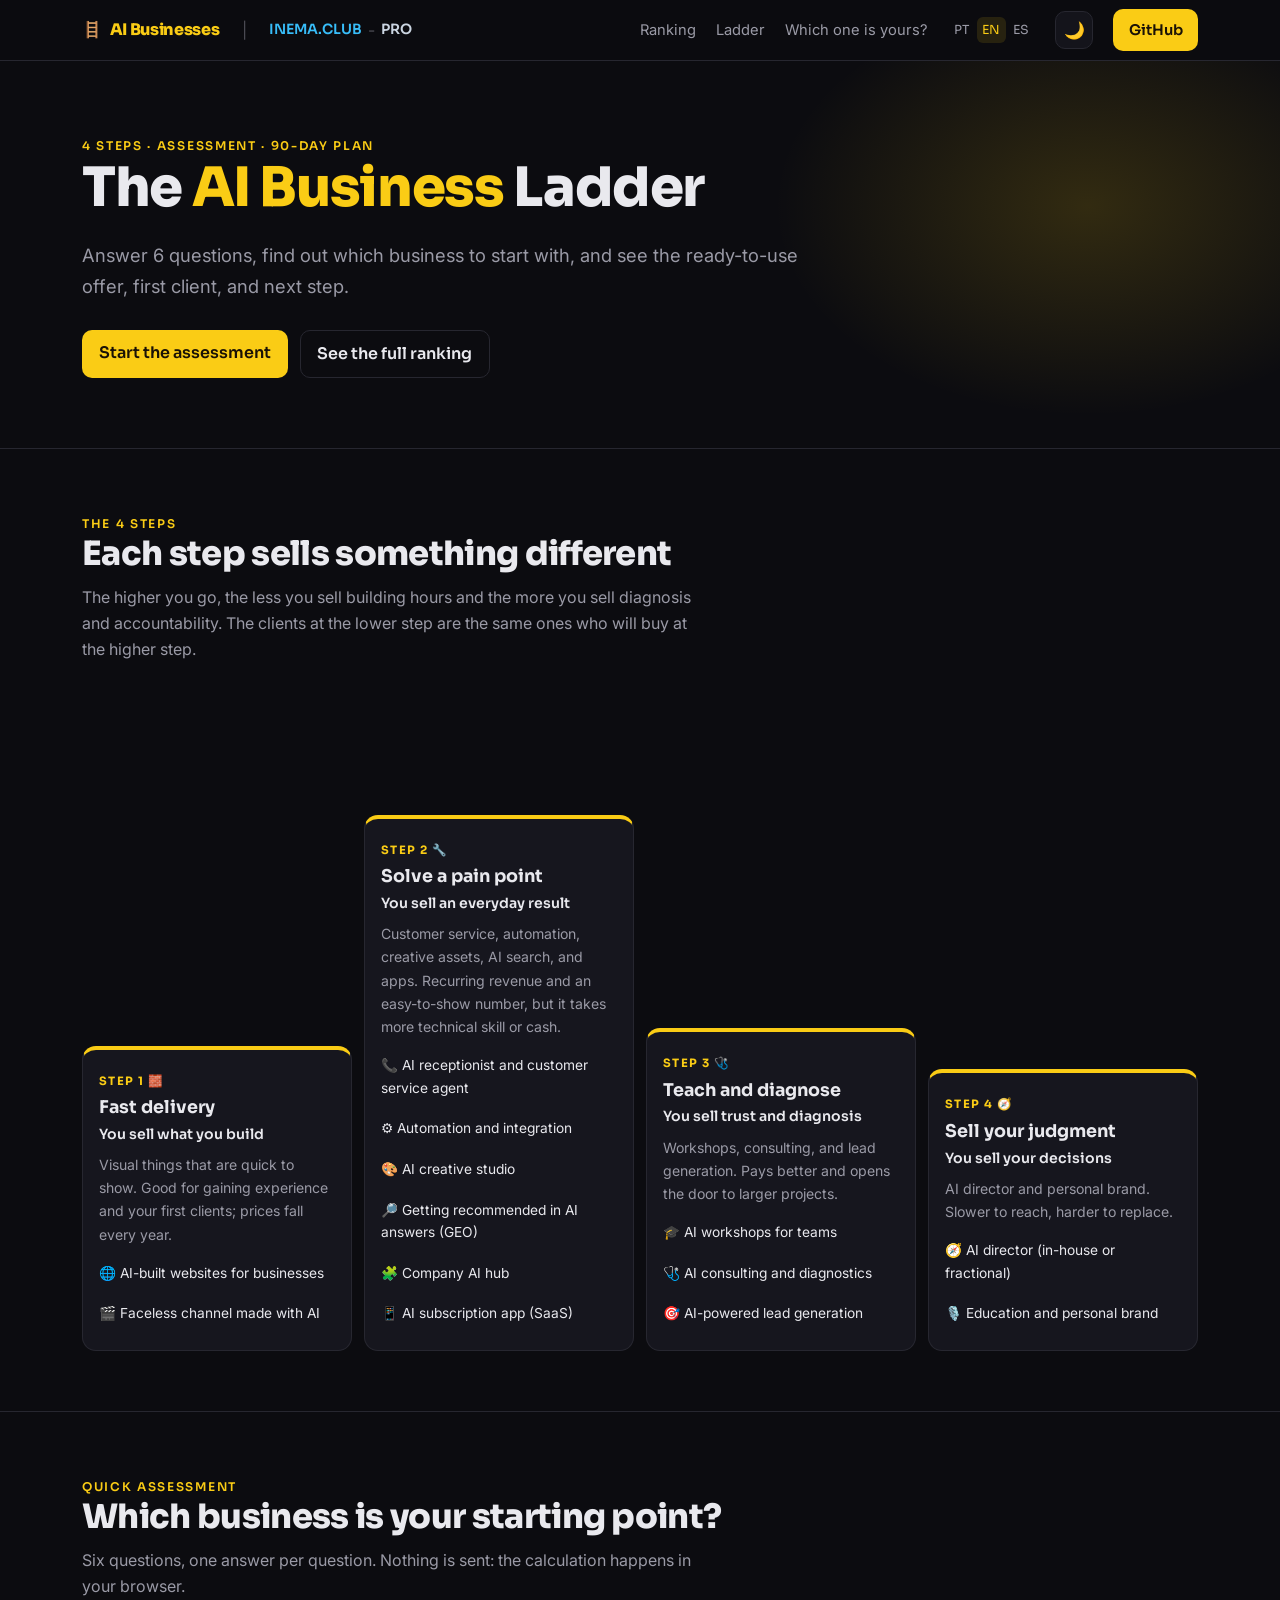
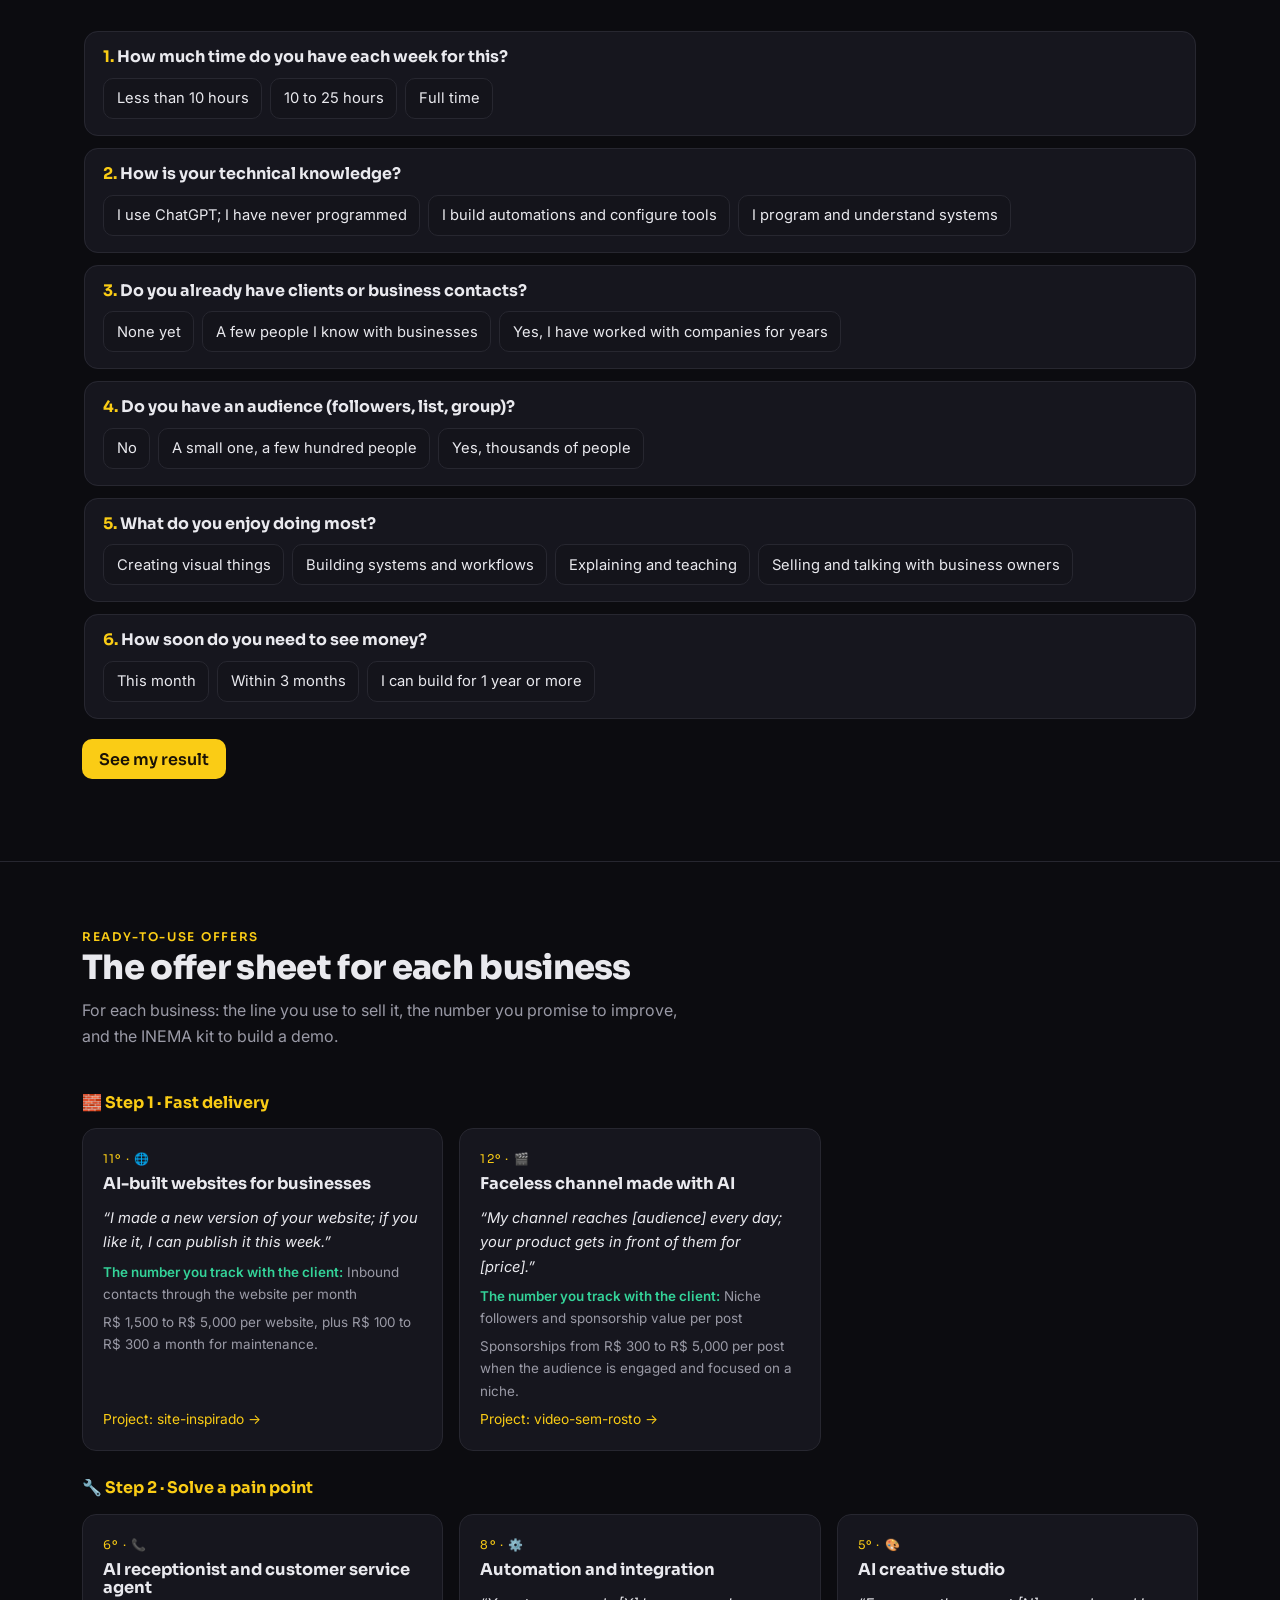
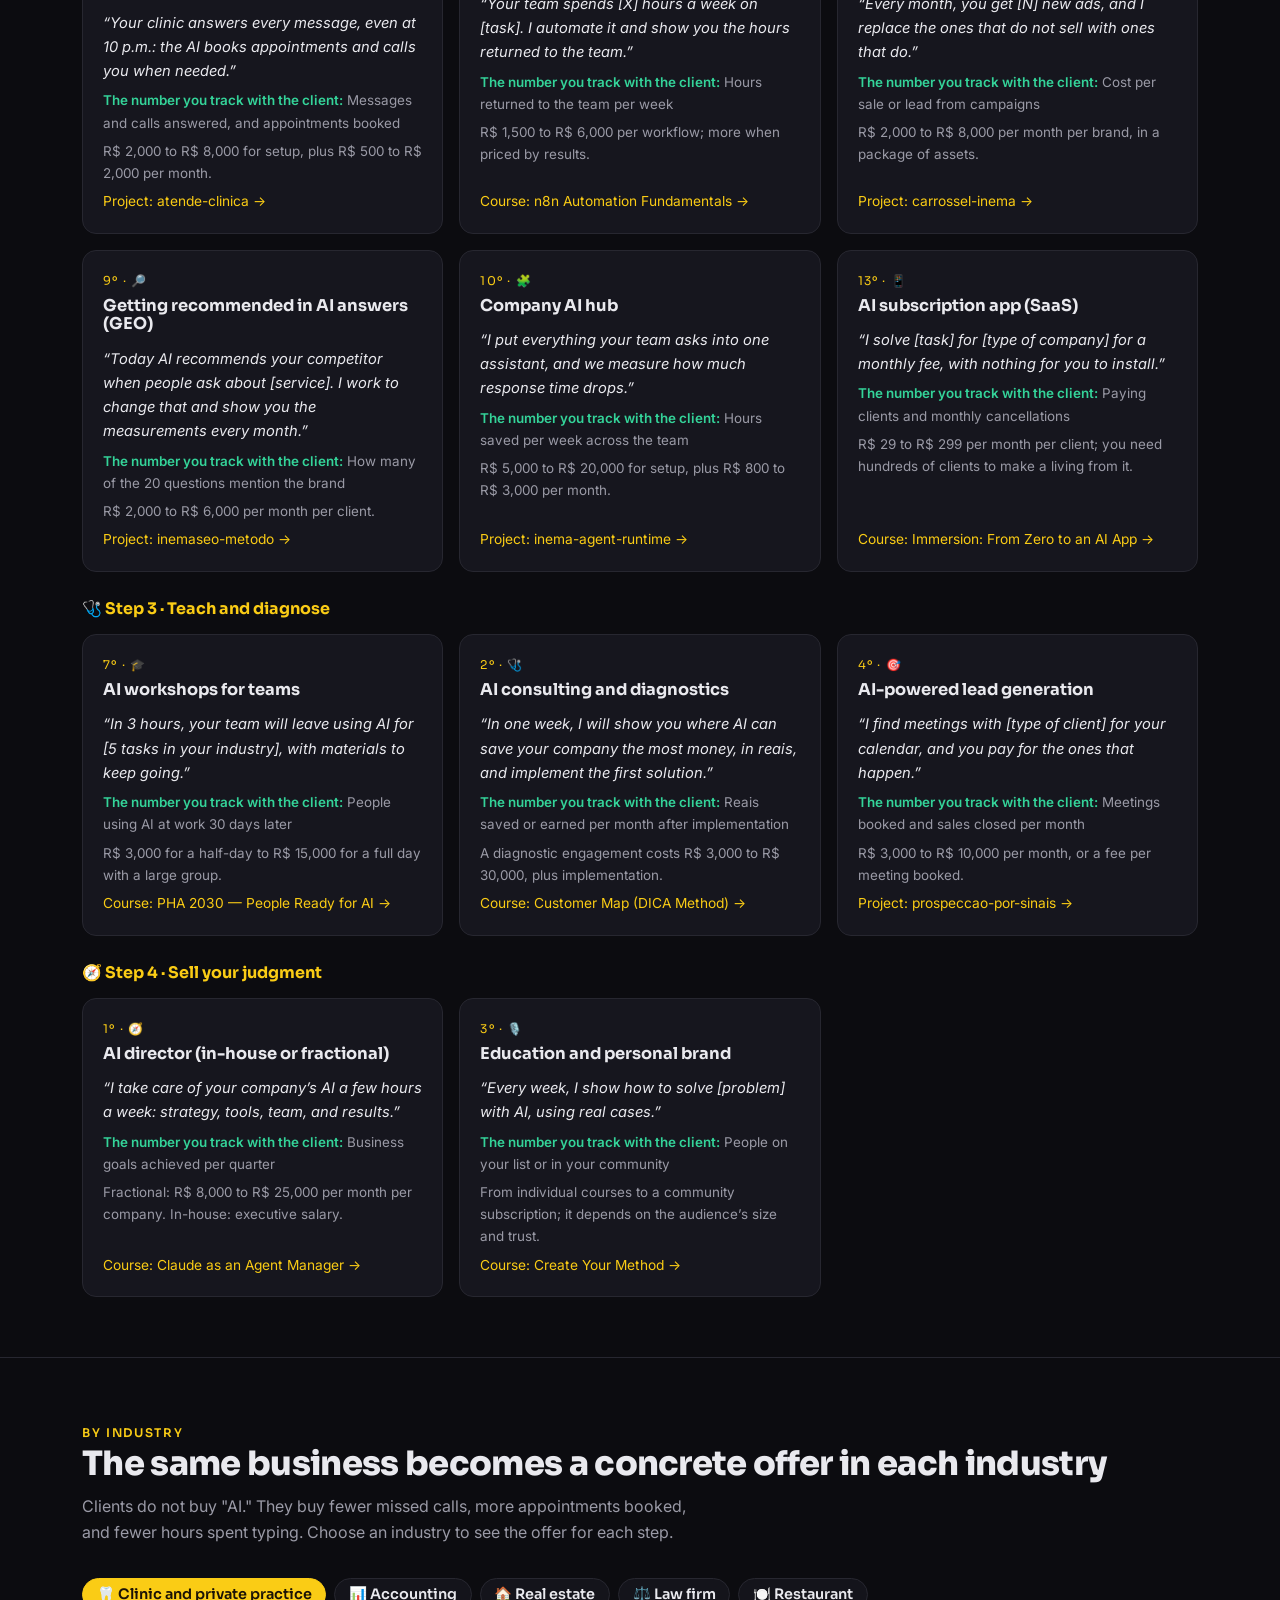
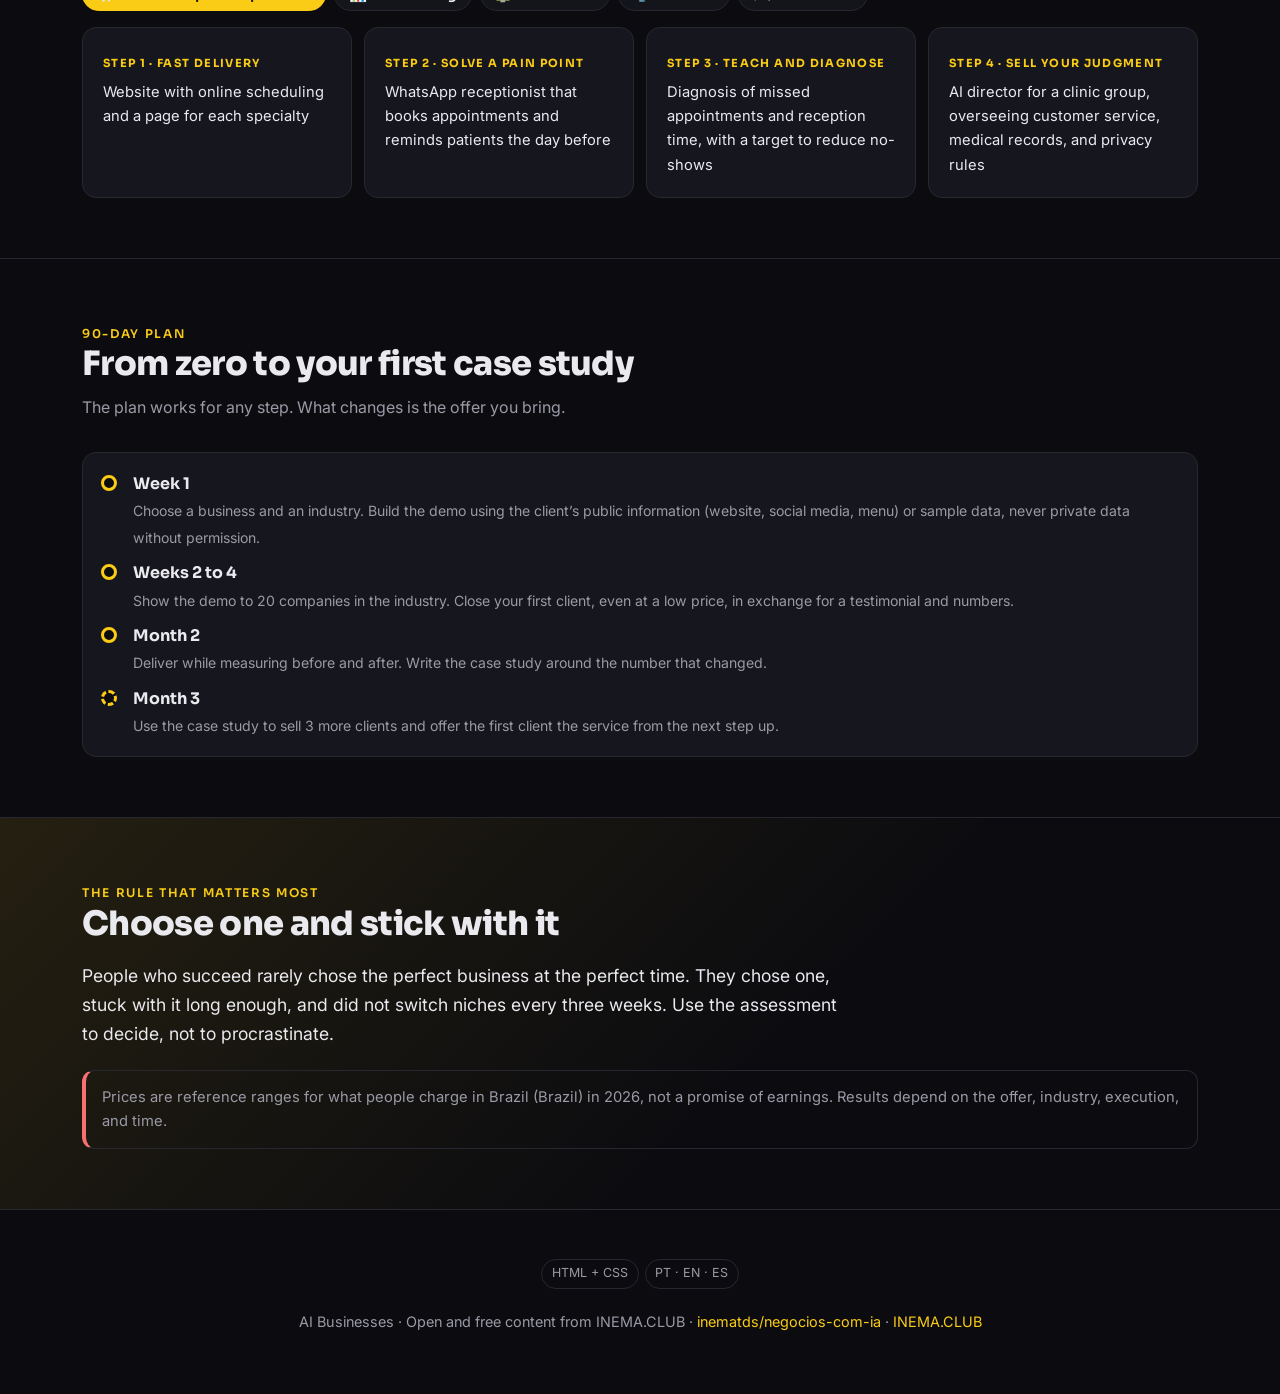
<file: guia/en/escada/index.html>
<!DOCTYPE html>
<html lang="en">
<head>
<meta charset="utf-8">
<meta name="viewport" content="width=device-width, initial-scale=1">
<title>The AI Business Ladder: find your step and move up</title>
<meta name="description" content="A 6-question assessment that points you to a starter AI business, ready-to-use offers for each step, examples by industry (clinic, accounting, real estate, law, restaurant), and a 90-day plan.">
<meta property="og:title" content="The AI Business Ladder: find your step and move up">
<meta property="og:description" content="A 6-question assessment that points you to a starter AI business, ready-to-use offers for each step, examples by industry (clinic, accounting, real estate, law, restaurant), and a 90-day plan.">
<meta property="og:image" content="https://inematds.github.io/negocios-com-ia/guia/assets/banner-grade-en.jpg">
<link rel="canonical" href="https://inematds.github.io/negocios-com-ia/guia/en/escada/">
<link rel="alternate" hreflang="pt-BR" href="https://inematds.github.io/negocios-com-ia/guia/escada/"><link rel="alternate" hreflang="en" href="https://inematds.github.io/negocios-com-ia/guia/en/escada/"><link rel="alternate" hreflang="es" href="https://inematds.github.io/negocios-com-ia/guia/es/escada/">
<link rel="preconnect" href="https://fonts.googleapis.com">
<link rel="preconnect" href="https://fonts.gstatic.com" crossorigin>
<link href="https://fonts.googleapis.com/css2?family=Sora:wght@400;600;800&family=Inter:wght@400;500;600&display=swap" rel="stylesheet">
<style>:root{--bg:#0c0c10;--bg2:#14141b;--card:#16161e;--line:#272730;--txt:#e9e9ee;--mut:#9a9aa6;--amb:#FACC15;--amb2:#fde68a;--sky:#38bdf8;--pro:#cbd5e1;--ok:#34d399;--bad:#f87171;color-scheme:dark}
body.light{--bg:#f6f7f9;--bg2:#eceef2;--card:#fff;--line:#e1e3ea;--txt:#1a1a22;--mut:#5b5b68;--amb:#854d0e;--amb2:#a16207;--sky:#0369a1;--pro:#b45309;--ok:#047857;--bad:#b91c1c;color-scheme:light}
body.light .hero .glow{opacity:.5}
*{box-sizing:border-box}html{scroll-behavior:smooth}
body{margin:0;background:var(--bg);color:var(--txt);font:16px/1.65 Inter,system-ui,sans-serif;-webkit-font-smoothing:antialiased}
h1,h2,h3{font-family:Sora,sans-serif;line-height:1.15;margin:0}
a{color:var(--amb);text-decoration:none}
.wrap{max-width:1160px;margin:0 auto;padding:0 22px}
.mut{color:var(--mut)}.amb{color:var(--amb)}
body.light .amb{color:var(--txt);background:linear-gradient(transparent 55%,#FACC15 55%)}
.chip{display:inline-block;font-size:.75rem;letter-spacing:.14em;text-transform:uppercase;color:var(--amb);font-weight:600;font-family:Sora}
nav{position:sticky;top:0;z-index:30;backdrop-filter:blur(12px);background:rgba(12,12,16,.78);border-bottom:1px solid var(--line)}
body.light nav{background:rgba(246,247,249,.85)}
nav .wrap{display:flex;align-items:center;gap:22px;height:60px}
nav .brand{display:flex;align-items:center;gap:8px;font-family:Sora;font-weight:800;letter-spacing:-.02em;color:var(--amb);white-space:nowrap}
nav .sep{color:var(--mut);opacity:.45}
nav .inema{color:var(--sky);font-weight:600;font-size:.88rem;font-family:Sora}
nav .pro{color:var(--pro);font-weight:600;font-size:.88rem;font-family:Sora}
nav .clubpro{display:inline-flex;align-items:center;gap:6px}
nav .links{margin-left:auto;display:flex;align-items:center;gap:20px;font-size:.92rem}
nav .links a.sec{color:var(--mut)}nav .links a.sec:hover{color:var(--txt)}
.lang{display:inline-flex;gap:2px;font-family:Sora;font-size:.78rem}
.lang a{color:var(--mut);padding:.2em .45em;border-radius:6px}.lang a.on{color:var(--amb);background:rgba(250,204,21,.12)}
.tgl{background:var(--bg2);border:1px solid var(--line);color:var(--txt);width:38px;height:38px;border-radius:10px;cursor:pointer;display:inline-flex;align-items:center;justify-content:center;font-size:1.05rem}
.btn{display:inline-block;background:#FACC15;color:#1a1206;font-weight:600;padding:.6em 1.05em;border-radius:10px;font-family:Sora}
.btn.ghost{background:transparent;color:var(--txt);border:1px solid var(--line)}
@media(max-width:860px){nav .links a.sec{display:none}}
@media(max-width:560px){nav .wrap{gap:8px;padding:8px 14px;height:auto;flex-wrap:wrap}nav .links{gap:8px;margin-left:0;width:100%;justify-content:space-between}nav .btn{padding:.45em .7em;font-size:.82rem}.tgl{width:34px;height:34px}}
.hero{position:relative;overflow:hidden;border-bottom:1px solid var(--line)}
.hero .glow{position:absolute;inset:-40% -20% auto auto;width:70%;height:600px;background:radial-gradient(closest-side,rgba(250,204,21,.16),transparent 70%);pointer-events:none}
.hero .wrap{display:grid;grid-template-columns:1.05fr .95fr;gap:40px;align-items:center;padding:70px 22px}
.hero h1{font-size:clamp(2.1rem,5vw,3.4rem);font-weight:800;letter-spacing:-.025em}
.hero p.lead{font-size:1.15rem;color:var(--mut);margin:1.1em 0 1.6em;max-width:38ch}
.hero .cta{display:flex;gap:12px;flex-wrap:wrap}
.hero figure{margin:0;border-radius:16px;overflow:hidden;border:1px solid var(--line);box-shadow:0 30px 80px -30px #000}
.hero figure img{width:100%;height:auto;display:block}
@media(max-width:780px){.hero .wrap{grid-template-columns:1fr;padding:44px 22px}}
.resumo{padding:38px 0 34px;border-bottom:1px solid var(--line)}
.resumo p{font-size:1.1rem;line-height:1.7;max-width:74ch;margin:.55em 0 0}
section{padding:60px 0;border-bottom:1px solid var(--line)}
section h2{font-size:clamp(1.5rem,3.4vw,2.1rem);font-weight:800;letter-spacing:-.02em}
section .sub{color:var(--mut);margin:.6em 0 2em;max-width:62ch}
.grid{display:grid;gap:16px}.g4{grid-template-columns:repeat(4,1fr)}.g2{grid-template-columns:repeat(2,1fr)}
@media(max-width:900px){.g4{grid-template-columns:1fr 1fr}}
@media(max-width:540px){.g2,.g4{grid-template-columns:1fr}}
.card{background:var(--card);border:1px solid var(--line);border-radius:14px;padding:20px;min-width:0}
a.card{color:var(--txt);transition:border-color .2s,transform .2s}a.card:hover{border-color:var(--amb);transform:translateY(-2px)}
.card h3{font-size:1.02rem;margin-bottom:.4em}.card p{color:var(--mut);font-size:.92rem;margin:0}
.card .ic{font-size:1.4rem;display:block;margin-bottom:.4em}
.card .n{font-family:Sora;font-size:.75rem;color:var(--amb);letter-spacing:.1em;text-transform:uppercase}
.big{margin:0 0 26px;border-radius:16px;overflow:hidden;border:1px solid var(--line)}.big img{width:100%;display:block}
.rapido ol{list-style:none;padding:0;margin:0;display:grid;grid-template-columns:1fr 1fr;gap:10px 22px;counter-reset:q}
@media(max-width:760px){.rapido ol{grid-template-columns:1fr}}
.rapido li{counter-increment:q;display:grid;grid-template-columns:38px minmax(0,1fr);gap:12px;padding:12px 0;border-bottom:1px solid var(--line)}
.rapido li:before{content:counter(q,decimal-leading-zero);font-family:Sora;font-weight:800;color:var(--amb);font-size:.95rem}
.rapido a{color:var(--txt);font-weight:600;font-family:Sora;font-size:.95rem;line-height:1.35}.rapido a:hover{color:var(--amb)}
.rapido span{display:block;color:var(--mut);font-size:.9rem;margin-top:.25em}
.rapido span a.det{display:inline;font-family:Inter;font-weight:600;font-size:.85rem;color:var(--amb);white-space:nowrap}
.sec-h{display:flex;align-items:center;gap:12px;margin-bottom:1.6em}.sec-h .ic{font-size:1.8rem}
.q{display:grid;grid-template-columns:minmax(0,.95fr) minmax(0,1.05fr);gap:34px;padding:34px 0;border-top:1px solid var(--line);scroll-margin-top:70px}
.q:first-of-type{border-top:none}
@media(max-width:880px){.q{grid-template-columns:1fr;gap:20px}}
.q figure{margin:0;border-radius:14px;overflow:hidden;border:1px solid var(--line);aspect-ratio:16/9;background:var(--bg2)}
.q figure img{width:100%;height:100%;object-fit:cover;display:block}
.q .side{position:sticky;top:80px;align-self:start;display:flex;flex-direction:column;gap:16px}
@media(max-width:880px){.q .side{position:static;order:2}}
.q h3{font-size:clamp(1.2rem,2.4vw,1.5rem);font-weight:800;letter-spacing:-.015em;margin:.35em 0 .8em}
.q .curta{background:rgba(250,204,21,.08);border:1px solid rgba(250,204,21,.35);border-left:4px solid #FACC15;border-radius:12px;padding:14px 16px;font-weight:600;font-size:1.04rem}
body.light .q .curta{background:#fff8d6;border-color:#f3d97a}
.q .curta small{display:block;font-family:Sora;font-size:.72rem;letter-spacing:.12em;text-transform:uppercase;color:var(--amb);font-weight:600;margin-bottom:.3em}
.q .lbl{font-family:Sora;font-size:.75rem;letter-spacing:.12em;text-transform:uppercase;color:var(--mut);font-weight:600;margin:1.4em 0 .4em}
.q .texto p{margin:.5em 0;max-width:68ch}
.q ul.pontos{margin:.4em 0 0;padding:0;list-style:none}
.q ul.pontos li{padding:.35em 0 .35em 1.6em;position:relative}
.q ul.pontos li:before{content:"→";position:absolute;left:0;color:var(--amb);font-weight:700}
.diag{background:var(--card);border:1px solid var(--line);border-radius:14px;padding:18px;overflow:hidden}
.diag .dt{font-family:Sora;font-size:.72rem;letter-spacing:.12em;text-transform:uppercase;color:var(--mut);font-weight:600;margin-bottom:12px}
.diag [data-i]{opacity:0;transform:translateY(10px);transition:opacity .5s ease,transform .5s ease;transition-delay:calc(var(--i)*220ms)}
.diag.vis [data-i]{opacity:1;transform:none}
/* fluxo */
.df{display:flex;flex-direction:column;gap:0}
.df .st{display:flex;align-items:center;gap:12px;background:var(--bg2);border:1px solid var(--line);border-radius:10px;padding:10px 12px;font-family:Sora;font-weight:600;font-size:.9rem}
.df .st b{flex:0 0 26px;height:26px;border-radius:8px;background:#FACC15;color:#1a1206;display:flex;align-items:center;justify-content:center;font-size:.8rem}
.df .ar{height:22px;width:2px;margin-left:24px;background:repeating-linear-gradient(to bottom,var(--amb) 0 4px,transparent 4px 8px);background-size:2px 8px;animation:dash 1s linear infinite}
@keyframes dash{to{background-position:0 8px}}
/* compara */
.dc{display:grid;gap:12px}.dc.c2{grid-template-columns:1fr 1fr}.dc.c3{grid-template-columns:1fr 1fr 1fr}
@media(max-width:520px){.dc.c2,.dc.c3{grid-template-columns:1fr}}
.dc .col{background:var(--bg2);border:1px solid var(--line);border-radius:10px;padding:12px;min-width:0}
.dc .col h4{margin:0 0 .5em;font-family:Sora;font-size:.92rem;display:flex;gap:6px;align-items:center}
.dc .col.bom{border-color:var(--ok)}.dc .col.bom h4 .t{color:var(--ok)}
.dc .col.alerta{border-color:var(--bad)}.dc .col.alerta h4 .t{color:var(--bad)}
.dc .col ul{margin:0;padding:0;list-style:none;font-size:.88rem;color:var(--mut)}
.dc .col li{padding:.25em 0}
/* camadas */
.dl{display:flex;justify-content:center}
.dl .ly{border:1px dashed var(--line);border-radius:16px;padding:26px 12px 12px;position:relative;width:100%;text-align:center}
.dl .ly>span{position:absolute;top:6px;left:0;right:0;font-family:Sora;font-size:.8rem;font-weight:600;color:var(--mut)}
.dl .core{border:none;padding:16px;background:#FACC15;color:#1a1206;border-radius:12px;font-family:Sora;font-weight:800;animation:pulse 2.4s ease-in-out infinite}
@keyframes pulse{50%{box-shadow:0 0 0 10px rgba(250,204,21,.12)}}
/* ciclo */
.dy{position:relative;width:min(340px,100%);aspect-ratio:1;margin:0 auto}
.dy .ring{position:absolute;inset:18%;border:2px dashed var(--line);border-radius:50%}
.dy .orb{position:absolute;inset:18%;animation:spin 6s linear infinite}
.dy .orb:after{content:"";position:absolute;top:-7px;left:calc(50% - 7px);width:14px;height:14px;border-radius:50%;background:#FACC15;box-shadow:0 0 14px #FACC15}
@keyframes spin{to{transform:rotate(360deg)}}
.dy .nd{position:absolute;width:40%;translate:-50% -50%;background:var(--bg2);border:1px solid var(--line);border-radius:10px;padding:7px 8px;font-family:Sora;font-weight:600;font-size:.78rem;text-align:center;line-height:1.25}
.dy .nd b{color:var(--amb)}
/* tempo */
.dtm{position:relative;display:grid;gap:10px}
.dtm .mk{display:grid;grid-template-columns:20px minmax(0,1fr);gap:12px;align-items:start}
.dtm .mk i{width:16px;height:16px;border-radius:50%;border:3px solid #FACC15;margin-top:4px;background:var(--bg)}
.dtm .mk:last-child i{border-style:dashed}
.dtm .mk strong{font-family:Sora;display:block}.dtm .mk span{color:var(--mut);font-size:.88rem}
/* barras */
.db .br{margin:8px 0}.db .br .l{display:flex;justify-content:space-between;font-size:.86rem;font-family:Sora;font-weight:600}
.db .br .tr{height:14px;background:var(--bg2);border-radius:999px;overflow:hidden;margin-top:4px}
.db .br .fl{height:100%;width:0;background:#FACC15;border-radius:999px;transition:width 1.1s cubic-bezier(.2,.7,.2,1);transition-delay:calc(var(--i)*250ms)}
.db .br:nth-child(3) .fl{background:var(--ok)}
.diag.vis .db .fl{width:var(--w)}
.db .nota{margin-top:10px;font-size:.86rem;color:var(--mut)}
@media(prefers-reduced-motion:reduce){.diag [data-i]{opacity:1;transform:none;transition:none}.df .ar,.dy .orb,.dl .core{animation:none}.db .fl{width:var(--w)!important;transition:none}}
.aviso{border:1px solid var(--line);border-left:4px solid var(--bad);border-radius:12px;padding:14px 16px;color:var(--mut);font-size:.92rem;margin-top:22px}
.topo{display:inline-block;margin-top:10px;font-size:.85rem;color:var(--mut)}
footer{padding:46px 0;text-align:center;color:var(--mut);font-size:.9rem}
.pill{display:inline-block;border:1px solid var(--line);border-radius:999px;padding:.3em .8em;font-size:.78rem;color:var(--mut);margin:3px}
/* detalhe + relacionados */
.q .acoes{display:flex;flex-wrap:wrap;gap:12px;align-items:center;margin-top:1.4em}
.btn.mais{font-size:.92rem}
ul.rel{list-style:none;margin:.4em 0 0;padding:0;display:grid;gap:8px}
ul.rel li a{display:flex;gap:10px;align-items:baseline;background:var(--card);border:1px solid var(--line);border-radius:10px;padding:9px 12px;color:var(--txt);transition:border-color .2s}
ul.rel li a:hover{border-color:var(--amb)}
ul.rel .tp{flex:0 0 auto;font-family:Sora;font-size:.66rem;letter-spacing:.1em;text-transform:uppercase;font-weight:700;color:#1a1206;background:#FACC15;border-radius:6px;padding:.15em .5em}
ul.rel .tp.curso{background:var(--sky);color:#04121c}
ul.rel .nm{font-family:Sora;font-weight:600;font-size:.92rem}
ul.rel .ds{display:block;color:var(--mut);font-size:.86rem;font-weight:400;font-family:Inter;margin-top:.15em}
.rel-vazio,.rel-nota{color:var(--mut);font-size:.88rem;margin:.4em 0 0}
.det{max-width:820px;margin:0 auto;padding:0 22px}
.det .volta{display:inline-block;margin:28px 0 18px;color:var(--mut);font-size:.9rem}.det .volta:hover{color:var(--amb)}
.det h1{font-size:clamp(1.7rem,4.4vw,2.5rem);font-weight:800;letter-spacing:-.02em;margin:.35em 0 .7em}
.det .curta{background:rgba(250,204,21,.08);border:1px solid rgba(250,204,21,.35);border-left:4px solid #FACC15;border-radius:12px;padding:14px 16px;font-weight:600;font-size:1.06rem}
body.light .det .curta{background:#fff8d6;border-color:#f3d97a}
.det .curta small{display:block;font-family:Sora;font-size:.72rem;letter-spacing:.12em;text-transform:uppercase;color:var(--amb);font-weight:600;margin-bottom:.3em}
.det figure{margin:24px 0;border-radius:16px;overflow:hidden;border:1px solid var(--line);aspect-ratio:16/9;background:var(--bg2)}
.det figure img{width:100%;height:100%;object-fit:cover;display:block}
.det .intro{font-size:1.12rem;line-height:1.7}
.det h2{font-size:clamp(1.25rem,2.8vw,1.55rem);font-weight:800;letter-spacing:-.015em;margin:1.8em 0 .5em}
.det p{margin:.6em 0;max-width:70ch}
.det .lbl{font-family:Sora;font-size:.75rem;letter-spacing:.12em;text-transform:uppercase;color:var(--mut);font-weight:600;margin:2em 0 .5em}
.det .ex{background:var(--card);border:1px solid var(--line);border-left:4px solid var(--sky);border-radius:12px;padding:14px 16px;margin:1em 0}
.det .ex small{display:block;font-family:Sora;font-size:.72rem;letter-spacing:.12em;text-transform:uppercase;color:var(--sky);font-weight:600;margin-bottom:.3em}
.det ol.passos{counter-reset:p;list-style:none;padding:0;margin:.4em 0}
.det ol.passos li{counter-increment:p;position:relative;padding:.55em 0 .55em 2.6em;border-bottom:1px solid var(--line)}
.det ol.passos li:before{content:counter(p);position:absolute;left:0;top:.5em;width:1.8em;height:1.8em;border-radius:8px;background:#FACC15;color:#1a1206;font-family:Sora;font-weight:800;font-size:.85rem;display:flex;align-items:center;justify-content:center}
.det ul.erros,.det ul.pontos{list-style:none;padding:0;margin:.4em 0}
.det ul.erros li,.det ul.pontos li{position:relative;padding:.4em 0 .4em 1.7em}
.det ul.erros li:before{content:"✗";position:absolute;left:0;color:var(--bad);font-weight:700}
.det ul.pontos li:before{content:"→";position:absolute;left:0;color:var(--amb);font-weight:700}
.det .diag{margin:1.4em 0}
.det .pn{display:grid;grid-template-columns:1fr 1fr;gap:12px;margin:40px 0 50px}
.det .pn a{background:var(--card);border:1px solid var(--line);border-radius:12px;padding:12px 14px;color:var(--txt);font-family:Sora;font-weight:600;font-size:.9rem;line-height:1.35}
.det .pn a:hover{border-color:var(--amb)}.det .pn a small{display:block;color:var(--mut);font-weight:400;font-size:.75rem;margin-bottom:.2em}
.det .pn a.nx{text-align:right;grid-column:2}
@media(max-width:560px){.det .pn{grid-template-columns:1fr}.det .pn a.nx{grid-column:1}}

.q .lbl,.facts .f small,.ofr small,.q .curta small,.diag .dt{font-size:.8rem!important}
ul.rel .tp{font-size:.75rem!important}
.rk li a{display:block;padding:.35em 0;min-height:40px}
.esc .dg li a{display:block;padding:.45em 0}
/* notas */
.nt{display:grid;gap:9px}
.nt .r{display:grid;grid-template-columns:118px minmax(0,1fr) 30px;gap:10px;align-items:center;font-family:Sora;font-size:.8rem;font-weight:600}
.nt .r .tr{height:12px;background:var(--bg2);border-radius:999px;overflow:hidden}
.nt .r .fl{height:100%;width:0;border-radius:999px;background:#FACC15;transition:width 1.1s cubic-bezier(.2,.7,.2,1);transition-delay:calc(var(--i)*220ms)}
.nt .r.tec .fl{background:var(--bad)}.nt .r.dur .fl{background:var(--ok)}
.nt .r b{text-align:right;color:var(--amb)}
.diag.vis .nt .fl{width:var(--w)}
@media(prefers-reduced-motion:reduce){.nt .fl{width:var(--w)!important;transition:none}}
.pos{display:inline-flex;align-items:center;gap:8px}
.pos .num{font-family:Sora;font-weight:800;font-size:2.1rem;line-height:1;color:var(--amb)}
.facts{display:grid;grid-template-columns:1fr 1fr;gap:12px;margin-top:1.2em}
@media(max-width:600px){.facts{grid-template-columns:1fr}}
.facts .f{background:var(--card);border:1px solid var(--line);border-radius:12px;padding:12px 14px;min-width:0}
.facts .f small{display:block;font-family:Sora;font-size:.7rem;letter-spacing:.12em;text-transform:uppercase;color:var(--mut);font-weight:600;margin-bottom:.3em}
.facts .f.bad{border-left:4px solid var(--bad)}.facts .f.ok{border-left:4px solid var(--ok)}
.ofr{margin-top:1em;background:var(--card);border:1px dashed var(--amb);border-radius:12px;padding:12px 14px;font-style:italic}
.ofr small{display:block;font-style:normal;font-family:Sora;font-size:.7rem;letter-spacing:.12em;text-transform:uppercase;color:var(--amb);font-weight:600;margin-bottom:.3em}
.rk ol{list-style:none;padding:0;margin:0;display:grid;grid-template-columns:1fr 1fr;gap:6px 22px}
@media(max-width:760px){.rk ol{grid-template-columns:1fr}}
.rk li{display:grid;grid-template-columns:44px minmax(0,1fr) auto;gap:12px;align-items:center;padding:11px 0;border-bottom:1px solid var(--line)}
.rk li .p{font-family:Sora;font-weight:800;color:var(--amb);font-size:1.05rem}
.rk li a{color:var(--txt);font-weight:600;font-family:Sora;font-size:.95rem;line-height:1.3}.rk li a:hover{color:var(--amb)}
.rk li span.c{display:block;color:var(--mut);font-size:.86rem;margin-top:.2em;font-family:Inter;font-weight:400}
.rk li .mini{display:flex;gap:3px}.rk li .mini i{width:8px;height:22px;border-radius:3px;background:var(--bg2);display:block;position:relative;overflow:hidden}
.rk li .mini i:after{content:"";position:absolute;left:0;right:0;bottom:0;height:var(--h);background:#FACC15}
.rk li .mini i.tec:after{background:var(--bad)}.rk li .mini i.dur:after{background:var(--ok)}
.regra{background:linear-gradient(135deg,rgba(250,204,21,.10),transparent 60%)}
.regra p{font-size:1.1rem;max-width:70ch}
/* escada */
.esc{display:grid;grid-template-columns:repeat(4,1fr);gap:12px;align-items:end}
@media(max-width:820px){.esc{grid-template-columns:1fr 1fr}}
@media(max-width:480px){.esc{grid-template-columns:1fr}}
.esc .dg{background:var(--card);border:1px solid var(--line);border-top:4px solid #FACC15;border-radius:14px;padding:16px;min-width:0}
@media(min-width:821px){.esc .dg:nth-child(1){margin-top:180px}.esc .dg:nth-child(2){margin-top:120px}.esc .dg:nth-child(3){margin-top:60px}}
.esc .dg .k{font-family:Sora;font-size:.72rem;letter-spacing:.12em;text-transform:uppercase;color:var(--amb);font-weight:700}
.esc .dg h3{font-size:1.1rem;margin:.3em 0}.esc .dg .v{font-family:Sora;font-weight:600;font-size:.88rem}
.esc .dg p{color:var(--mut);font-size:.88rem;margin:.5em 0}
.esc .dg ul{list-style:none;margin:.4em 0 0;padding:0;font-size:.86rem}.esc .dg li{padding:.2em 0}
.esc .dg li a{color:var(--txt)}.esc .dg li a:hover{color:var(--amb)}
.esc .dg{opacity:0;transform:translateY(16px);transition:opacity .6s,transform .6s;transition-delay:calc(var(--i)*200ms)}
.diag.vis .esc .dg,.esc.vis .dg{opacity:1;transform:none}
.teste .qq{background:var(--card);border:1px solid var(--line);border-radius:14px;padding:16px 18px;margin-bottom:12px}
.teste .qq h3{font-size:1rem;margin-bottom:.7em}.teste .qq h3 b{color:var(--amb)}
.teste .ops{display:flex;flex-wrap:wrap;gap:8px}
.teste .ops label{cursor:pointer;border:1px solid var(--line);border-radius:10px;padding:.5em .85em;font-size:.92rem;background:var(--bg2);user-select:none}
.teste .ops input{position:absolute;opacity:0;pointer-events:none}
.teste .ops input:checked+span{color:#1a1206}
.teste .ops label:has(input:checked){background:#FACC15;border-color:#FACC15;color:#1a1206;font-weight:600}
.teste .ops input:focus-visible+span{outline:2px solid var(--amb);outline-offset:3px}
.teste button.btn{border:0;cursor:pointer;font-size:1rem;margin-top:8px}
#res{margin-top:22px}
#res .box{background:var(--card);border:1px solid #FACC15;border-radius:16px;padding:20px;display:grid;grid-template-columns:minmax(0,.9fr) minmax(0,1.1fr);gap:20px}
@media(max-width:760px){#res .box{grid-template-columns:1fr}}
#res img{width:100%;border-radius:12px;display:block}
#res h3{font-size:1.4rem;margin:.2em 0 .5em}
#res .alt{color:var(--mut);font-size:.92rem;margin-top:.8em}
#res .msg{color:var(--bad)}
.fichas .grid{grid-template-columns:repeat(3,1fr)}
@media(max-width:900px){.fichas .grid{grid-template-columns:1fr 1fr}}@media(max-width:560px){.fichas .grid{grid-template-columns:1fr}}
.fichas .card{display:flex;flex-direction:column;gap:6px;scroll-margin-top:80px}
.fichas .card .of{font-style:italic;color:var(--txt);font-size:.92rem}
.fichas .card .kp{font-size:.84rem;color:var(--mut)}.fichas .card .kp b{color:var(--ok);font-weight:600}
.fichas .card .lk{margin-top:auto;font-size:.86rem}
.fichas h3.dgh{grid-column:1/-1;font-size:1rem;margin-top:12px;color:var(--amb)}
.tabs{display:flex;flex-wrap:wrap;gap:8px;margin-bottom:16px}
.tabs button{cursor:pointer;border:1px solid var(--line);background:var(--bg2);color:var(--txt);border-radius:999px;padding:.45em .95em;font:600 .9rem Sora}
.tabs button[aria-selected=true]{background:#FACC15;border-color:#FACC15;color:#1a1206}
.setor{display:none}.setor.on{display:grid;grid-template-columns:repeat(4,1fr);gap:12px}
@media(max-width:820px){.setor.on{grid-template-columns:1fr 1fr}}@media(max-width:480px){.setor.on{grid-template-columns:1fr}}
.setor .card .k{font-family:Sora;font-size:.7rem;letter-spacing:.12em;text-transform:uppercase;color:var(--amb);font-weight:700}
.setor .card p{color:var(--txt);margin-top:.4em}
</style>
</head>
<body><nav><div class="wrap">
  <a class="brand" href="../"><span class="emoji">🪜</span> AI Businesses</a>
  <span class="sep">|</span>
  <span class="clubpro"><a class="inema" href="https://inema.club" target="_blank" rel="noopener">INEMA.CLUB</a><span class="sep">-</span><a class="pro" href="https://inema.pro" target="_blank" rel="noopener">PRO</a></span>
  <div class="links">
    <a class="sec" href="../#lista">Ranking</a><a class="sec" href="#degraus">Ladder</a><a class="sec" href="#teste">Which one is yours?</a>
    <span class="lang"><a href="../../escada/">PT</a><a class="on" href="../../en/escada/">EN</a><a href="../../es/escada/">ES</a></span>
    <button class="tgl" id="themeToggle" aria-label="Toggle theme" title="Toggle theme">🌙</button>
    <a class="btn" href="https://github.com/inematds/negocios-com-ia" target="_blank" rel="noopener">GitHub</a>
  </div>
</div></nav>
<header class="hero" id="top"><div class="glow"></div><div class="wrap" style="grid-template-columns:1fr">
  <div>
    <span class="chip">4 steps · assessment · 90-day plan</span>
    <h1>The <span class="amb">AI Business</span> Ladder</h1>
    <p class="lead" style="max-width:60ch">Answer 6 questions, find out which business to start with, and see the ready-to-use offer, first client, and next step.</p>
    <div class="cta"><a class="btn" href="#teste">Start the assessment</a><a class="btn ghost" href="../">See the full ranking</a></div>
  </div>
</div></header>
<section id="degraus"><div class="wrap">
  <span class="chip">The 4 steps</span><h2>Each step sells something different</h2><p class="sub">The higher you go, the less you sell building hours and the more you sell diagnosis and accountability. The clients at the lower step are the same ones who will buy at the higher step.</p>
  <div class="esc"><div class="dg" style="--i:0"><span class="k">Step 1 🧱</span><h3>Fast delivery</h3><div class="v">You sell what you build</div><p>Visual things that are quick to show. Good for gaining experience and your first clients; prices fall every year.</p><ul><li><a href="#f-n11">🌐 AI-built websites for businesses</a></li><li><a href="#f-n12">🎬 Faceless channel made with AI</a></li></ul></div><div class="dg" style="--i:1"><span class="k">Step 2 🔧</span><h3>Solve a pain point</h3><div class="v">You sell an everyday result</div><p>Customer service, automation, creative assets, AI search, and apps. Recurring revenue and an easy-to-show number, but it takes more technical skill or cash.</p><ul><li><a href="#f-n06">📞 AI receptionist and customer service agent</a></li><li><a href="#f-n08">⚙️ Automation and integration</a></li><li><a href="#f-n05">🎨 AI creative studio</a></li><li><a href="#f-n09">🔎 Getting recommended in AI answers (GEO)</a></li><li><a href="#f-n10">🧩 Company AI hub</a></li><li><a href="#f-n13">📱 AI subscription app (SaaS)</a></li></ul></div><div class="dg" style="--i:2"><span class="k">Step 3 🩺</span><h3>Teach and diagnose</h3><div class="v">You sell trust and diagnosis</div><p>Workshops, consulting, and lead generation. Pays better and opens the door to larger projects.</p><ul><li><a href="#f-n07">🎓 AI workshops for teams</a></li><li><a href="#f-n02">🩺 AI consulting and diagnostics</a></li><li><a href="#f-n04">🎯 AI-powered lead generation</a></li></ul></div><div class="dg" style="--i:3"><span class="k">Step 4 🧭</span><h3>Sell your judgment</h3><div class="v">You sell your decisions</div><p>AI director and personal brand. Slower to reach, harder to replace.</p><ul><li><a href="#f-n01">🧭 AI director (in-house or fractional)</a></li><li><a href="#f-n03">🎙️ Education and personal brand</a></li></ul></div></div>
</div></section>
<section id="teste" class="teste"><div class="wrap">
  <span class="chip">Quick assessment</span><h2>Which business is your starting point?</h2><p class="sub">Six questions, one answer per question. Nothing is sent: the calculation happens in your browser.</p>
  <form id="fteste"><fieldset class="qq" style="border:1px solid var(--line)"><h3><b>1.</b> How much time do you have each week for this?</h3><div class="ops"><label><input type="radio" name="q0" value="{&quot;n11&quot;: 2, &quot;n12&quot;: 2, &quot;n05&quot;: 1}"><span>Less than 10 hours</span></label><label><input type="radio" name="q0" value="{&quot;n06&quot;: 2, &quot;n08&quot;: 2, &quot;n09&quot;: 2, &quot;n05&quot;: 1}"><span>10 to 25 hours</span></label><label><input type="radio" name="q0" value="{&quot;n04&quot;: 2, &quot;n02&quot;: 2, &quot;n10&quot;: 1, &quot;n01&quot;: 1}"><span>Full time</span></label></div></fieldset><fieldset class="qq" style="border:1px solid var(--line)"><h3><b>2.</b> How is your technical knowledge?</h3><div class="ops"><label><input type="radio" name="q1" value="{&quot;n11&quot;: 2, &quot;n12&quot;: 1, &quot;n07&quot;: 1, &quot;n05&quot;: 1}"><span>I use ChatGPT; I have never programmed</span></label><label><input type="radio" name="q1" value="{&quot;n08&quot;: 3, &quot;n06&quot;: 2, &quot;n09&quot;: 2}"><span>I build automations and configure tools</span></label><label><input type="radio" name="q1" value="{&quot;n10&quot;: 2, &quot;n13&quot;: 2, &quot;n04&quot;: 1}"><span>I program and understand systems</span></label></div></fieldset><fieldset class="qq" style="border:1px solid var(--line)"><h3><b>3.</b> Do you already have clients or business contacts?</h3><div class="ops"><label><input type="radio" name="q2" value="{&quot;n11&quot;: 2, &quot;n12&quot;: 2}"><span>None yet</span></label><label><input type="radio" name="q2" value="{&quot;n06&quot;: 2, &quot;n05&quot;: 1, &quot;n07&quot;: 1, &quot;n08&quot;: 1}"><span>A few people I know with businesses</span></label><label><input type="radio" name="q2" value="{&quot;n02&quot;: 2, &quot;n01&quot;: 2, &quot;n04&quot;: 1}"><span>Yes, I have worked with companies for years</span></label></div></fieldset><fieldset class="qq" style="border:1px solid var(--line)"><h3><b>4.</b> Do you have an audience (followers, list, group)?</h3><div class="ops"><label><input type="radio" name="q3" value="{&quot;n11&quot;: 1, &quot;n06&quot;: 1, &quot;n08&quot;: 1, &quot;n02&quot;: 1}"><span>No</span></label><label><input type="radio" name="q3" value="{&quot;n07&quot;: 2, &quot;n05&quot;: 1, &quot;n03&quot;: 1}"><span>A small one, a few hundred people</span></label><label><input type="radio" name="q3" value="{&quot;n03&quot;: 3, &quot;n13&quot;: 2, &quot;n12&quot;: 1}"><span>Yes, thousands of people</span></label></div></fieldset><fieldset class="qq" style="border:1px solid var(--line)"><h3><b>5.</b> What do you enjoy doing most?</h3><div class="ops"><label><input type="radio" name="q4" value="{&quot;n05&quot;: 3, &quot;n11&quot;: 2, &quot;n12&quot;: 1}"><span>Creating visual things</span></label><label><input type="radio" name="q4" value="{&quot;n08&quot;: 3, &quot;n06&quot;: 2, &quot;n10&quot;: 2, &quot;n13&quot;: 1}"><span>Building systems and workflows</span></label><label><input type="radio" name="q4" value="{&quot;n07&quot;: 3, &quot;n03&quot;: 2}"><span>Explaining and teaching</span></label><label><input type="radio" name="q4" value="{&quot;n04&quot;: 2, &quot;n02&quot;: 2, &quot;n09&quot;: 2, &quot;n01&quot;: 1}"><span>Selling and talking with business owners</span></label></div></fieldset><fieldset class="qq" style="border:1px solid var(--line)"><h3><b>6.</b> How soon do you need to see money?</h3><div class="ops"><label><input type="radio" name="q5" value="{&quot;n11&quot;: 2, &quot;n06&quot;: 1, &quot;n05&quot;: 1, &quot;n08&quot;: 1}"><span>This month</span></label><label><input type="radio" name="q5" value="{&quot;n06&quot;: 2, &quot;n07&quot;: 2, &quot;n02&quot;: 1, &quot;n09&quot;: 1}"><span>Within 3 months</span></label><label><input type="radio" name="q5" value="{&quot;n03&quot;: 2, &quot;n01&quot;: 2, &quot;n13&quot;: 1, &quot;n04&quot;: 1}"><span>I can build for 1 year or more</span></label></div></fieldset><button class="btn" type="submit">See my result</button></form>
  <div id="res" aria-live="polite"></div>
</div></section>
<section id="fichas" class="fichas"><div class="wrap">
  <span class="chip">Ready-to-use offers</span><h2>The offer sheet for each business</h2><p class="sub">For each business: the line you use to sell it, the number you promise to improve, and the INEMA kit to build a demo.</p>
  <div class="grid"><h3 class="dgh">🧱 Step 1 · Fast delivery</h3><div class="card" id="f-n11"><span class="n">11º · 🌐</span><h3>AI-built websites for businesses</h3><p class="of">“I made a new version of your website; if you like it, I can publish it this week.”</p><p class="kp"><b>The number you track with the client:</b> Inbound contacts through the website per month</p><p class="kp">R$ 1,500 to R$ 5,000 per website, plus R$ 100 to R$ 300 a month for maintenance.</p><a class="lk" href="https://inematds.github.io/site-inspirado/guia/en/" target="_blank" rel="noopener">Project: site-inspirado →</a></div><div class="card" id="f-n12"><span class="n">12º · 🎬</span><h3>Faceless channel made with AI</h3><p class="of">“My channel reaches [audience] every day; your product gets in front of them for [price].”</p><p class="kp"><b>The number you track with the client:</b> Niche followers and sponsorship value per post</p><p class="kp">Sponsorships from R$ 300 to R$ 5,000 per post when the audience is engaged and focused on a niche.</p><a class="lk" href="https://inematds.github.io/video-sem-rosto/guia/en/" target="_blank" rel="noopener">Project: video-sem-rosto →</a></div><h3 class="dgh">🔧 Step 2 · Solve a pain point</h3><div class="card" id="f-n06"><span class="n">6º · 📞</span><h3>AI receptionist and customer service agent</h3><p class="of">“Your clinic answers every message, even at 10 p.m.: the AI books appointments and calls you when needed.”</p><p class="kp"><b>The number you track with the client:</b> Messages and calls answered, and appointments booked</p><p class="kp">R$ 2,000 to R$ 8,000 for setup, plus R$ 500 to R$ 2,000 per month.</p><a class="lk" href="https://inematds.github.io/atende-clinica/guia/en/" target="_blank" rel="noopener">Project: atende-clinica →</a></div><div class="card" id="f-n08"><span class="n">8º · ⚙️</span><h3>Automation and integration</h3><p class="of">“Your team spends [X] hours a week on [task]. I automate it and show you the hours returned to the team.”</p><p class="kp"><b>The number you track with the client:</b> Hours returned to the team per week</p><p class="kp">R$ 1,500 to R$ 6,000 per workflow; more when priced by results.</p><a class="lk" href="https://inematds.github.io/N8Nb/" target="_blank" rel="noopener">Course: n8n Automation Fundamentals →</a></div><div class="card" id="f-n05"><span class="n">5º · 🎨</span><h3>AI creative studio</h3><p class="of">“Every month, you get [N] new ads, and I replace the ones that do not sell with ones that do.”</p><p class="kp"><b>The number you track with the client:</b> Cost per sale or lead from campaigns</p><p class="kp">R$ 2,000 to R$ 8,000 per month per brand, in a package of assets.</p><a class="lk" href="https://inematds.github.io/carrossel-inema/guia/en/" target="_blank" rel="noopener">Project: carrossel-inema →</a></div><div class="card" id="f-n09"><span class="n">9º · 🔎</span><h3>Getting recommended in AI answers (GEO)</h3><p class="of">“Today AI recommends your competitor when people ask about [service]. I work to change that and show you the measurements every month.”</p><p class="kp"><b>The number you track with the client:</b> How many of the 20 questions mention the brand</p><p class="kp">R$ 2,000 to R$ 6,000 per month per client.</p><a class="lk" href="https://inematds.github.io/inemaseo-metodo/guia/en/" target="_blank" rel="noopener">Project: inemaseo-metodo →</a></div><div class="card" id="f-n10"><span class="n">10º · 🧩</span><h3>Company AI hub</h3><p class="of">“I put everything your team asks into one assistant, and we measure how much response time drops.”</p><p class="kp"><b>The number you track with the client:</b> Hours saved per week across the team</p><p class="kp">R$ 5,000 to R$ 20,000 for setup, plus R$ 800 to R$ 3,000 per month.</p><a class="lk" href="https://inematds.github.io/inema-agent-runtime/guia/" target="_blank" rel="noopener">Project: inema-agent-runtime →</a></div><div class="card" id="f-n13"><span class="n">13º · 📱</span><h3>AI subscription app (SaaS)</h3><p class="of">“I solve [task] for [type of company] for a monthly fee, with nothing for you to install.”</p><p class="kp"><b>The number you track with the client:</b> Paying clients and monthly cancellations</p><p class="kp">R$ 29 to R$ 299 per month per client; you need hundreds of clients to make a living from it.</p><a class="lk" href="https://inematds.github.io/vibecode-imersao/" target="_blank" rel="noopener">Course: Immersion: From Zero to an AI App →</a></div><h3 class="dgh">🩺 Step 3 · Teach and diagnose</h3><div class="card" id="f-n07"><span class="n">7º · 🎓</span><h3>AI workshops for teams</h3><p class="of">“In 3 hours, your team will leave using AI for [5 tasks in your industry], with materials to keep going.”</p><p class="kp"><b>The number you track with the client:</b> People using AI at work 30 days later</p><p class="kp">R$ 3,000 for a half-day to R$ 15,000 for a full day with a large group.</p><a class="lk" href="https://inematds.github.io/pha2030-aula/" target="_blank" rel="noopener">Course: PHA 2030 — People Ready for AI →</a></div><div class="card" id="f-n02"><span class="n">2º · 🩺</span><h3>AI consulting and diagnostics</h3><p class="of">“In one week, I will show you where AI can save your company the most money, in reais, and implement the first solution.”</p><p class="kp"><b>The number you track with the client:</b> Reais saved or earned per month after implementation</p><p class="kp">A diagnostic engagement costs R$ 3,000 to R$ 30,000, plus implementation.</p><a class="lk" href="https://inematds.github.io/mapacliente/" target="_blank" rel="noopener">Course: Customer Map (DICA Method) →</a></div><div class="card" id="f-n04"><span class="n">4º · 🎯</span><h3>AI-powered lead generation</h3><p class="of">“I find meetings with [type of client] for your calendar, and you pay for the ones that happen.”</p><p class="kp"><b>The number you track with the client:</b> Meetings booked and sales closed per month</p><p class="kp">R$ 3,000 to R$ 10,000 per month, or a fee per meeting booked.</p><a class="lk" href="https://inematds.github.io/prospeccao-por-sinais/guia/en/" target="_blank" rel="noopener">Project: prospeccao-por-sinais →</a></div><h3 class="dgh">🧭 Step 4 · Sell your judgment</h3><div class="card" id="f-n01"><span class="n">1º · 🧭</span><h3>AI director (in-house or fractional)</h3><p class="of">“I take care of your company’s AI a few hours a week: strategy, tools, team, and results.”</p><p class="kp"><b>The number you track with the client:</b> Business goals achieved per quarter</p><p class="kp">Fractional: R$ 8,000 to R$ 25,000 per month per company. In-house: executive salary.</p><a class="lk" href="https://inematds.github.io/claude-gestor-de-agentes-v72/" target="_blank" rel="noopener">Course: Claude as an Agent Manager →</a></div><div class="card" id="f-n03"><span class="n">3º · 🎙️</span><h3>Education and personal brand</h3><p class="of">“Every week, I show how to solve [problem] with AI, using real cases.”</p><p class="kp"><b>The number you track with the client:</b> People on your list or in your community</p><p class="kp">From individual courses to a community subscription; it depends on the audience’s size and trust.</p><a class="lk" href="https://inematds.github.io/crie-seu-metodo-v72/" target="_blank" rel="noopener">Course: Create Your Method →</a></div></div>
</div></section>
<section id="setores"><div class="wrap">
  <span class="chip">By industry</span><h2>The same business becomes a concrete offer in each industry</h2><p class="sub">Clients do not buy &quot;AI.&quot; They buy fewer missed calls, more appointments booked, and fewer hours spent typing. Choose an industry to see the offer for each step.</p>
  <div class="tabs" role="tablist"><button type="button" role="tab" data-s="clinica" aria-selected="true">🦷 Clinic and private practice</button><button type="button" role="tab" data-s="contabil" aria-selected="false">📊 Accounting</button><button type="button" role="tab" data-s="imobiliaria" aria-selected="false">🏠 Real estate</button><button type="button" role="tab" data-s="advocacia" aria-selected="false">⚖️ Law firm</button><button type="button" role="tab" data-s="restaurante" aria-selected="false">🍽️ Restaurant</button></div><div class="setor on" id="s-clinica" role="tabpanel"><div class="card"><span class="k">Step 1 · Fast delivery</span><p>Website with online scheduling and a page for each specialty</p></div><div class="card"><span class="k">Step 2 · Solve a pain point</span><p>WhatsApp receptionist that books appointments and reminds patients the day before</p></div><div class="card"><span class="k">Step 3 · Teach and diagnose</span><p>Diagnosis of missed appointments and reception time, with a target to reduce no-shows</p></div><div class="card"><span class="k">Step 4 · Sell your judgment</span><p>AI director for a clinic group, overseeing customer service, medical records, and privacy rules</p></div></div><div class="setor" id="s-contabil" role="tabpanel"><div class="card"><span class="k">Step 1 · Fast delivery</span><p>Website with calculators and content to attract companies</p></div><div class="card"><span class="k">Step 2 · Solve a pain point</span><p>Automation that reads client documents and organizes them for data entry</p></div><div class="card"><span class="k">Step 3 · Teach and diagnose</span><p>Workshop to help the team use AI in their tax work, with 5 real cases from the firm</p></div><div class="card"><span class="k">Step 4 · Sell your judgment</span><p>AI director for the firm, also bringing AI services to its clients</p></div></div><div class="setor" id="s-imobiliaria" role="tabpanel"><div class="card"><span class="k">Step 1 · Fast delivery</span><p>AI-made videos and carousels for each property</p></div><div class="card"><span class="k">Step 2 · Solve a pain point</span><p>Receptionist that responds to inquiries immediately and schedules a viewing</p></div><div class="card"><span class="k">Step 3 · Teach and diagnose</span><p>Generate leads among property owners looking to sell, using public signals</p></div><div class="card"><span class="k">Step 4 · Sell your judgment</span><p>The real estate agency’s AI strategy, from lead generation to after-sales</p></div></div><div class="setor" id="s-advocacia" role="tabpanel"><div class="card"><span class="k">Step 1 · Fast delivery</span><p>Website by practice area, optimized to appear in AI answers</p></div><div class="card"><span class="k">Step 2 · Solve a pain point</span><p>Triage new cases through WhatsApp, with a summary for the lawyer</p></div><div class="card"><span class="k">Step 3 · Teach and diagnose</span><p>Diagnosis of where AI can save hours of research and drafting, with confidentiality rules</p></div><div class="card"><span class="k">Step 4 · Sell your judgment</span><p>Fractional AI director for mid-sized law firms</p></div></div><div class="setor" id="s-restaurante" role="tabpanel"><div class="card"><span class="k">Step 1 · Fast delivery</span><p>Digital menu and AI-enhanced photos of dishes</p></div><div class="card"><span class="k">Step 2 · Solve a pain point</span><p>Orders and reservations through WhatsApp with automated replies</p></div><div class="card"><span class="k">Step 3 · Teach and diagnose</span><p>Margin analysis: where the restaurant is losing money, in reais</p></div><div class="card"><span class="k">Step 4 · Sell your judgment</span><p>AI for a restaurant group or franchise: purchasing, staffing, and customer service</p></div></div>
</div></section>
<section id="plano"><div class="wrap">
  <span class="chip">90-day plan</span><h2>From zero to your first case study</h2><p class="sub">The plan works for any step. What changes is the offer you bring.</p>
  <div class="diag"><div class="dtm"><div class="mk" data-i style="--i:0"><i></i><div><strong>Week 1</strong><span>Choose a business and an industry. Build the demo using the client’s public information (website, social media, menu) or sample data, never private data without permission.</span></div></div><div class="mk" data-i style="--i:1"><i></i><div><strong>Weeks 2 to 4</strong><span>Show the demo to 20 companies in the industry. Close your first client, even at a low price, in exchange for a testimonial and numbers.</span></div></div><div class="mk" data-i style="--i:2"><i></i><div><strong>Month 2</strong><span>Deliver while measuring before and after. Write the case study around the number that changed.</span></div></div><div class="mk" data-i style="--i:3"><i></i><div><strong>Month 3</strong><span>Use the case study to sell 3 more clients and offer the first client the service from the next step up.</span></div></div></div></div>
</div></section>
<section class="regra"><div class="wrap">
  <span class="chip">The rule that matters most</span><h2>Choose one and stick with it</h2><p>People who succeed rarely chose the perfect business at the perfect time. They chose one, stuck with it long enough, and did not switch niches every three weeks. Use the assessment to decide, not to procrastinate.</p>
  <div class="aviso">Prices are reference ranges for what people charge in Brazil (Brazil) in 2026, not a promise of earnings. Results depend on the offer, industry, execution, and time.</div>
</div></section>
<script type="application/json" id="dados">{"q": 6, "img": "../../assets/img/", "rank": "../", "n": [{"id": "n13", "pos": 13, "emoji": "📱", "nome": "AI subscription app (SaaS)", "curta": "The most talked about and the hardest to start: building the app has become easy; getting people to pay every month has not.", "oferta": "I solve [task] for [type of company] for a monthly fee, with nothing for you to install.", "degrau": 2}, {"id": "n12", "pos": 12, "emoji": "🎬", "nome": "Faceless channel made with AI", "curta": "Cheap to start and good for learning, but views alone do not pay the bills.", "oferta": "My channel reaches [audience] every day; your product gets in front of them for [price].", "degrau": 1}, {"id": "n11", "pos": 11, "emoji": "🌐", "nome": "AI-built websites for businesses", "curta": "The best place for a beginner to start: fast, visual, and easy to show. But it has a low ceiling.", "oferta": "I made a new version of your website; if you like it, I can publish it this week.", "degrau": 1}, {"id": "n10", "pos": 10, "emoji": "🧩", "nome": "Company AI hub", "curta": "Great for getting into a company and earning trust; hard to tie to a financial result.", "oferta": "I put everything your team asks into one assistant, and we measure how much response time drops.", "degrau": 2}, {"id": "n09", "pos": 9, "emoji": "🔎", "nome": "Getting recommended in AI answers (GEO)", "curta": "It is the SEO of the ChatGPT era: companies already pay for it, and it is still early—but you need to know how to prove results.", "oferta": "Today AI recommends your competitor when people ask about [service]. I work to change that and show you the measurements every month.", "degrau": 2}, {"id": "n08", "pos": 8, "emoji": "⚙️", "nome": "Automation and integration", "curta": "Demand keeps growing, but ready-made workflows have become a commodity. The value is in finding the bottleneck.", "oferta": "Your team spends [X] hours a week on [task]. I automate it and show you the hours returned to the team.", "degrau": 2}, {"id": "n07", "pos": 7, "emoji": "🎓", "nome": "AI workshops for teams", "curta": "You get paid to teach and leave the room as the company’s “AI person.”", "oferta": "In 3 hours, your team will leave using AI for [5 tasks in your industry], with materials to keep going.", "degrau": 3}, {"id": "n06", "pos": 6, "emoji": "📞", "nome": "AI receptionist and customer service agent", "curta": "AI handles WhatsApp, phone, and website, books appointments, and hands off to a human. In Brazil, WhatsApp moves this business up the list.", "oferta": "Your clinic answers every message, even at 10 p.m.: the AI books appointments and calls you when needed.", "degrau": 2}, {"id": "n05", "pos": 5, "emoji": "🎨", "nome": "AI creative studio", "curta": "Ads, videos, and carousels for brands. Anyone can press “generate”; clients pay for taste and results.", "oferta": "Every month, you get [N] new ads, and I replace the ones that do not sell with ones that do.", "degrau": 2}, {"id": "n04", "pos": 4, "emoji": "🎯", "nome": "AI-powered lead generation", "curta": "The clearest result on the list: more leads, more sales. When leads turn into sales, clients are unlikely to cancel.", "oferta": "I find meetings with [type of client] for your calendar, and you pay for the ones that happen.", "degrau": 3}, {"id": "n03", "pos": 3, "emoji": "🎙️", "nome": "Education and personal brand", "curta": "The most durable of all: people who trust you will follow you when the tools change. But it takes years.", "oferta": "Every week, I show how to solve [problem] with AI, using real cases.", "degrau": 4}, {"id": "n02", "pos": 2, "emoji": "🩺", "nome": "AI consulting and diagnostics", "curta": "You are the doctor: you understand how the company works, find the bottleneck, and prescribe where AI can save the most.", "oferta": "In one week, I will show you where AI can save your company the most money, in reais, and implement the first solution.", "degrau": 3}, {"id": "n01", "pos": 1, "emoji": "🧭", "nome": "AI director (in-house or fractional)", "curta": "The top: take responsibility for one company’s AI strategy, or several companies’ strategies at once.", "oferta": "I take care of your company’s AI a few hours a week: strategy, tools, team, and results.", "degrau": 4}], "dg": [{"n": 1, "emoji": "🧱", "nome": "Fast delivery", "vende": "You sell what you build"}, {"n": 2, "emoji": "🔧", "nome": "Solve a pain point", "vende": "You sell an everyday result"}, {"n": 3, "emoji": "🩺", "nome": "Teach and diagnose", "vende": "You sell trust and diagnosis"}, {"n": 4, "emoji": "🧭", "nome": "Sell your judgment", "vende": "You sell your decisions"}], "ui": {"falta": "Answer all 6 questions to see your result.", "res": "Your starting point", "seg": "Also a good fit for you", "prox": "Your next step", "refaz": "Retake the assessment", "ficha": "See the full profile", "oferta": "The offer in one sentence", "topo": "You are already at the highest step: the next move is to serve more companies or add the other business at the top."}}</script>
<footer><div class="wrap">
  <span class="pill">HTML + CSS</span><span class="pill">PT · EN · ES</span>
  <p style="margin-top:18px">AI Businesses · Open and free content from INEMA.CLUB · <a href="https://github.com/inematds/negocios-com-ia">inematds/negocios-com-ia</a> · <a href="https://inema.club">INEMA.CLUB</a></p>
</div></footer>
<script>
(function(){var K='negocios-com-ia-theme',b=document.body,t=document.getElementById('themeToggle');
try{if(localStorage.getItem(K)==='light'){b.classList.add('light');t.textContent='☀️';}}catch(e){}
t.addEventListener('click',function(){var l=b.classList.toggle('light');t.textContent=l?'☀️':'🌙';try{localStorage.setItem(K,l?'light':'dark')}catch(e){}});
var ds=document.querySelectorAll('.diag,.esc');
if(!('IntersectionObserver' in window)){ds.forEach(function(d){d.classList.add('vis')});}else{
var io=new IntersectionObserver(function(es){es.forEach(function(e){if(e.isIntersecting){e.target.classList.add('vis');io.unobserve(e.target);}})},{threshold:.2});
ds.forEach(function(d){io.observe(d)});}
})();

(function(){var D=JSON.parse(document.getElementById('dados').textContent);
var f=document.getElementById('fteste'),r=document.getElementById('res');
function ficha(id){return D.n.filter(function(x){return x.id===id})[0]}
f.addEventListener('submit',function(ev){ev.preventDefault();var s={},ok=true;
for(var i=0;i<D.q;i++){var m=f.querySelector('input[name=q'+i+']:checked');if(!m){ok=false;continue;}
var o=JSON.parse(m.value);for(var k in o){s[k]=(s[k]||0)+o[k];}}
if(!ok){r.innerHTML='<p class="msg">'+D.ui.falta+'</p>';return;}
var ord=Object.keys(s).sort(function(a,b){return s[b]-s[a]||ficha(a).pos-ficha(b).pos});
var a=ficha(ord[0]),b=ficha(ord[1]),c=ficha(ord[2]);
var up=D.dg.filter(function(d){return d.n===a.degrau+1})[0];
r.innerHTML='<div class="box"><img src="'+D.img+a.id+'.jpg" alt=""><div><span class="chip">'+D.ui.res+'</span><h3>'+a.emoji+' '+a.nome+'</h3>'+
'<div class="curta">'+a.curta+'</div><div class="ofr"><small>'+D.ui.oferta+'</small>“'+a.oferta+'”</div>'+
'<p class="alt"><b>'+D.ui.seg+':</b> '+b.emoji+' '+b.nome+' · '+c.emoji+' '+c.nome+'</p>'+
'<p class="alt"><b>'+D.ui.prox+':</b> '+(up?up.emoji+' '+up.nome+' — '+up.vende:D.ui.topo)+'</p>'+
'<p style="margin-top:14px"><a class="btn" href="'+D.rank+'#'+a.id+'">'+D.ui.ficha+' →</a> <a class="btn ghost" href="#teste" id="refaz">'+D.ui.refaz+'</a></p></div></div>';
document.getElementById('refaz').addEventListener('click',function(){f.reset();r.innerHTML='';});
r.scrollIntoView({behavior:'smooth',block:'start'});});
var tb=document.querySelectorAll('.tabs button');tb.forEach(function(x){x.addEventListener('click',function(){
tb.forEach(function(y){y.setAttribute('aria-selected',y===x?'true':'false')});
document.querySelectorAll('.setor').forEach(function(p){p.classList.toggle('on',p.id==='s-'+x.dataset.s)});});});
})();
</script>
</body>
</html>
</file>
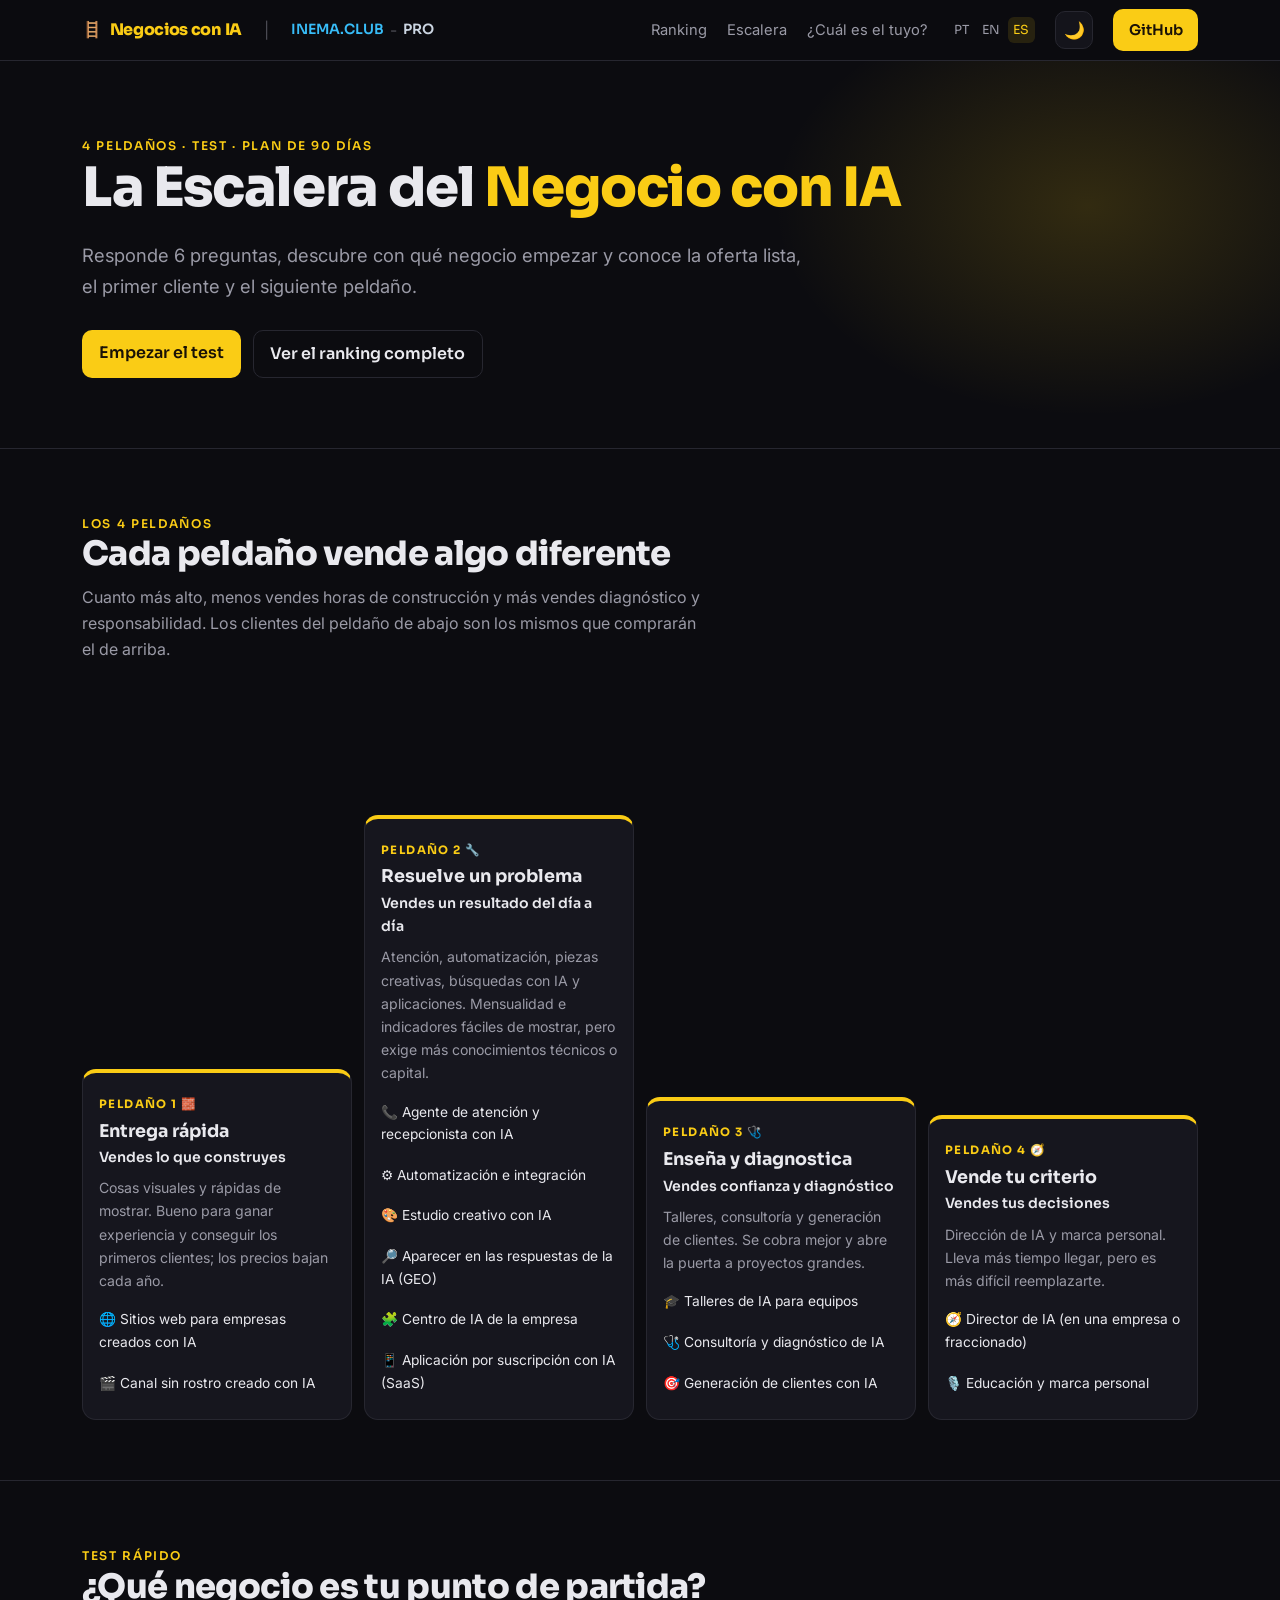
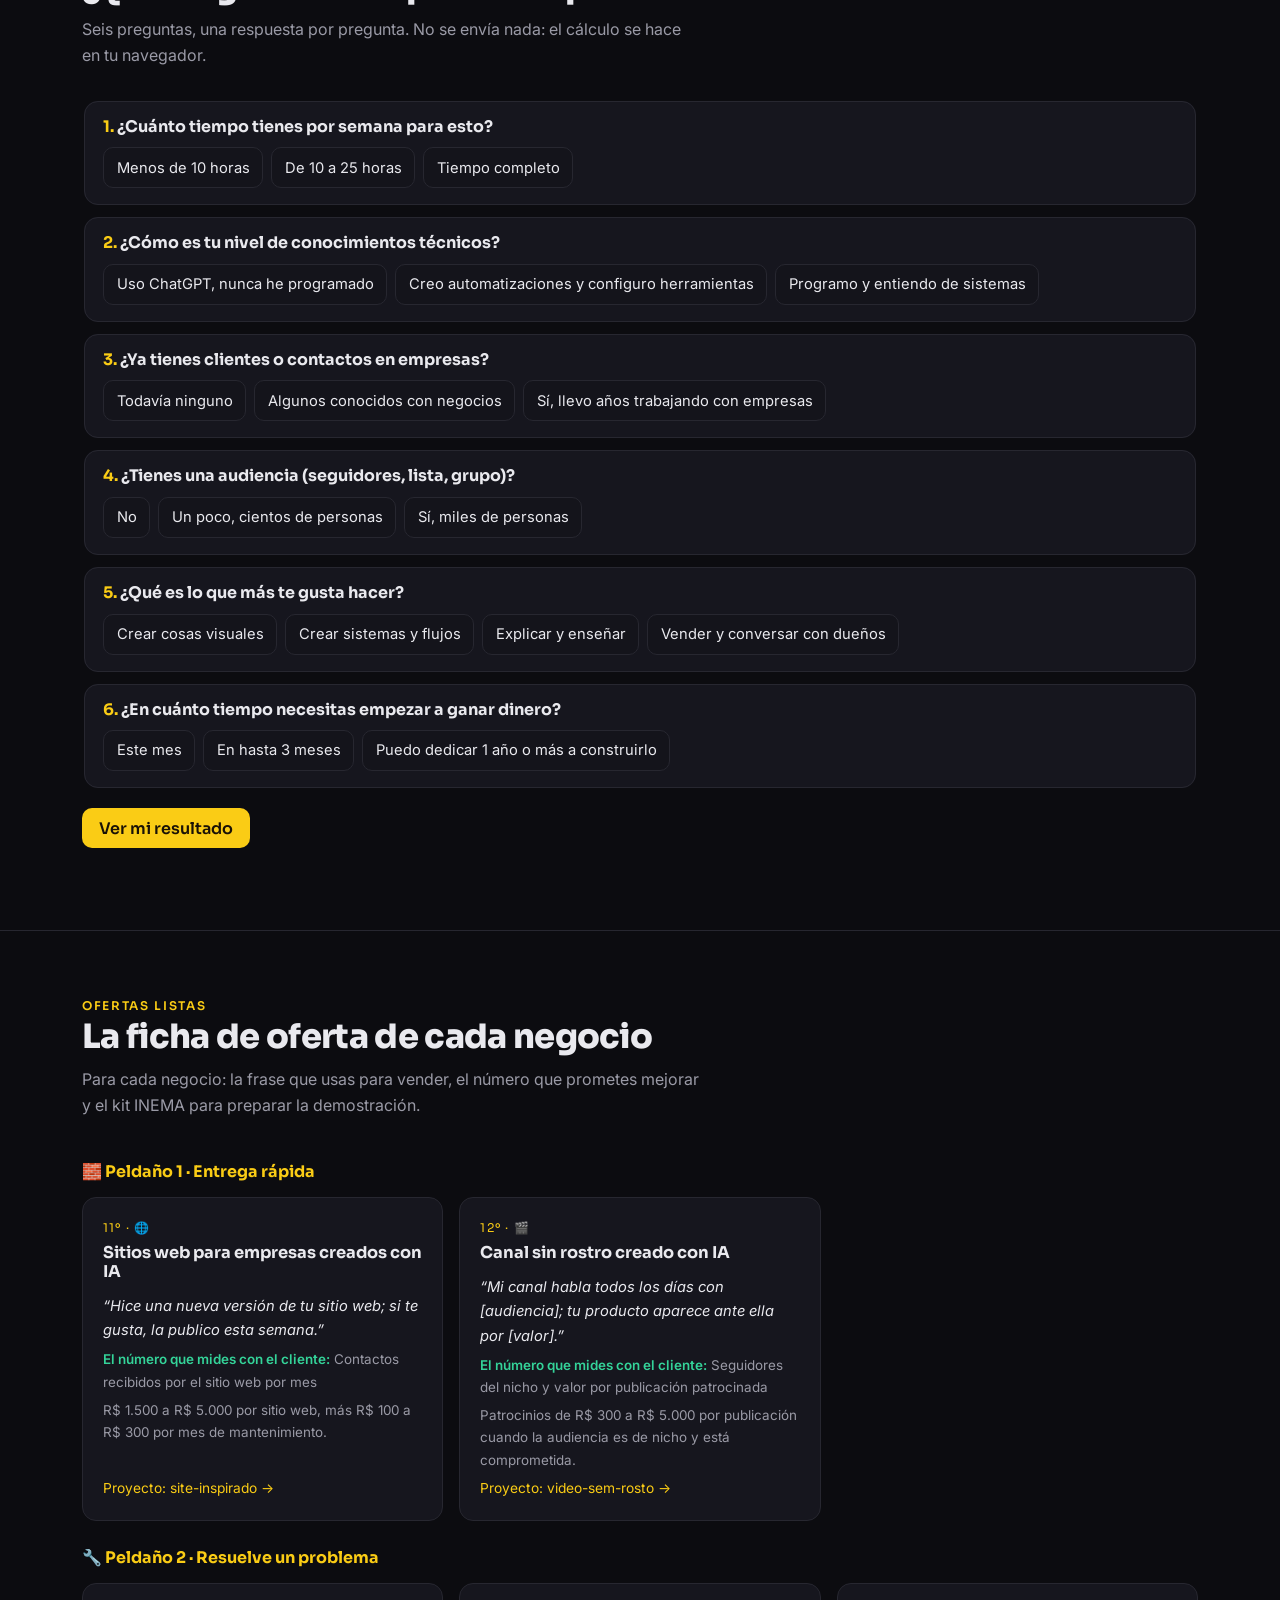
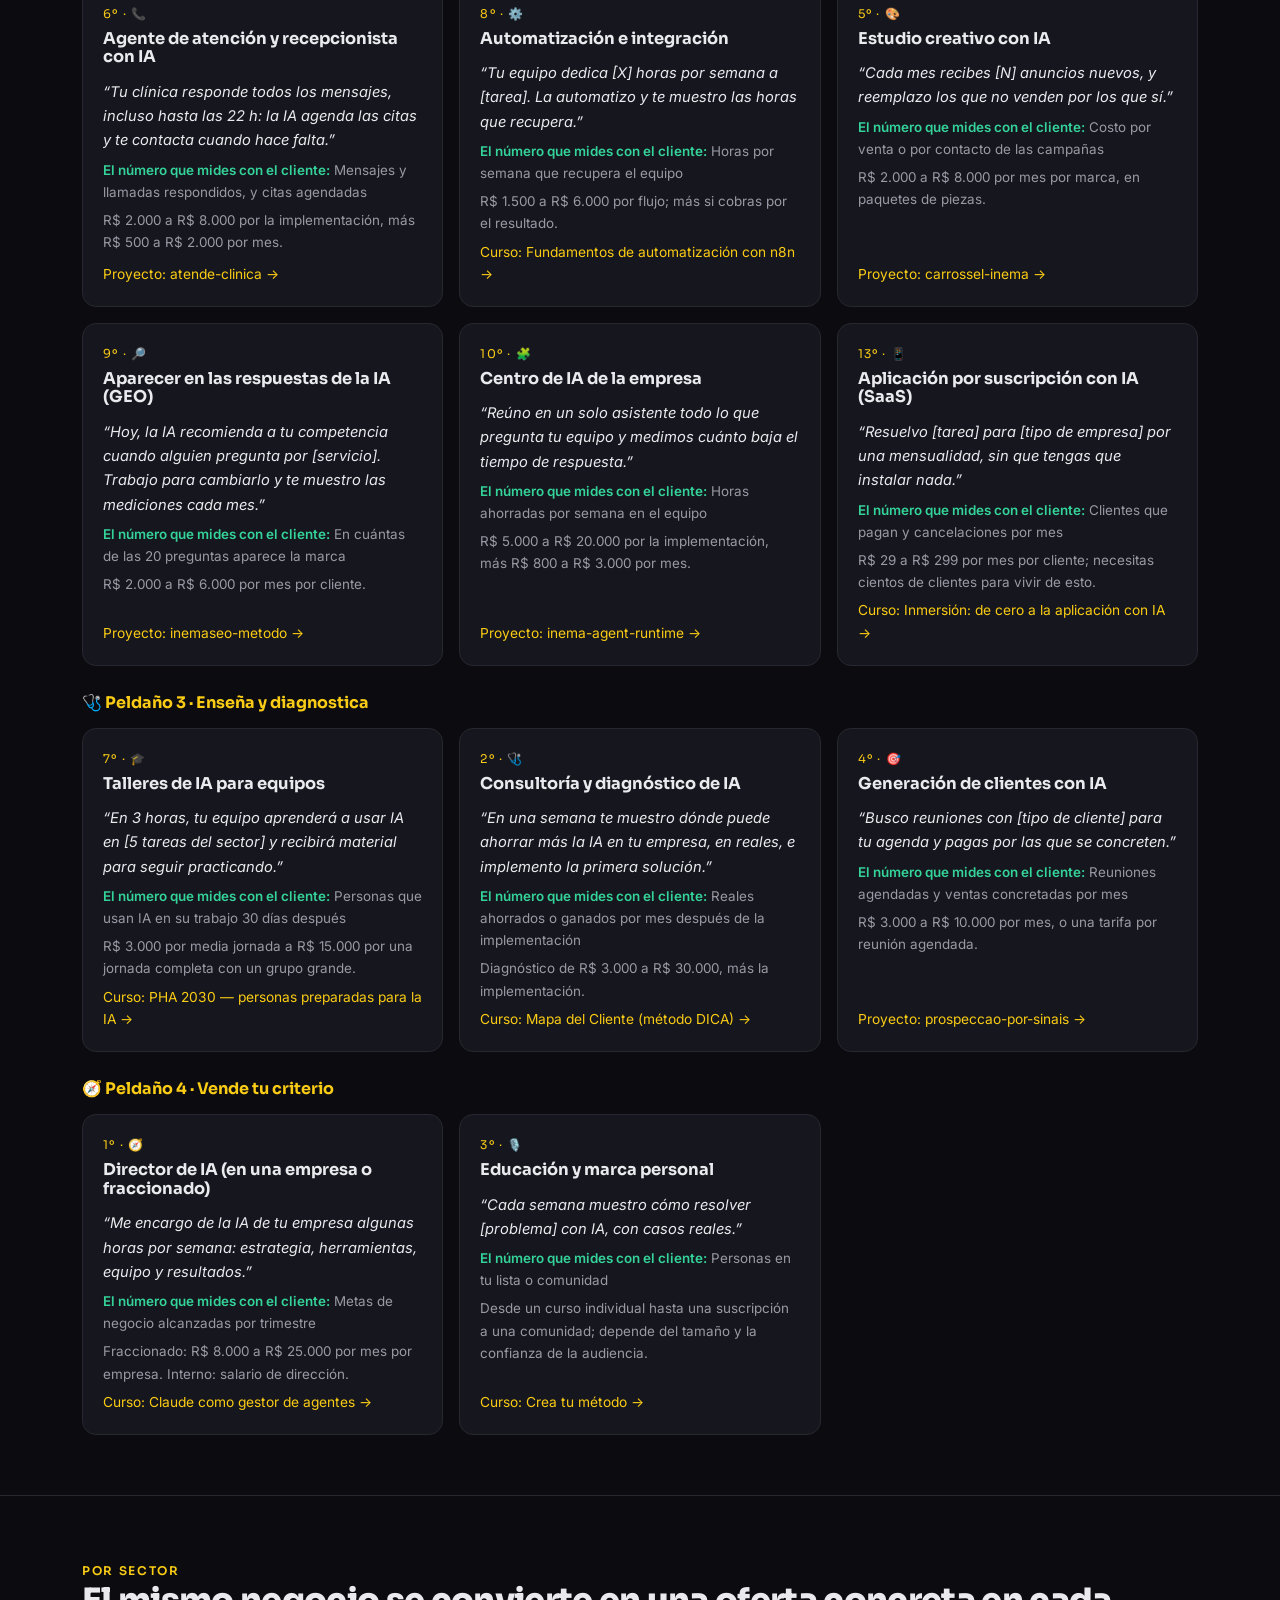
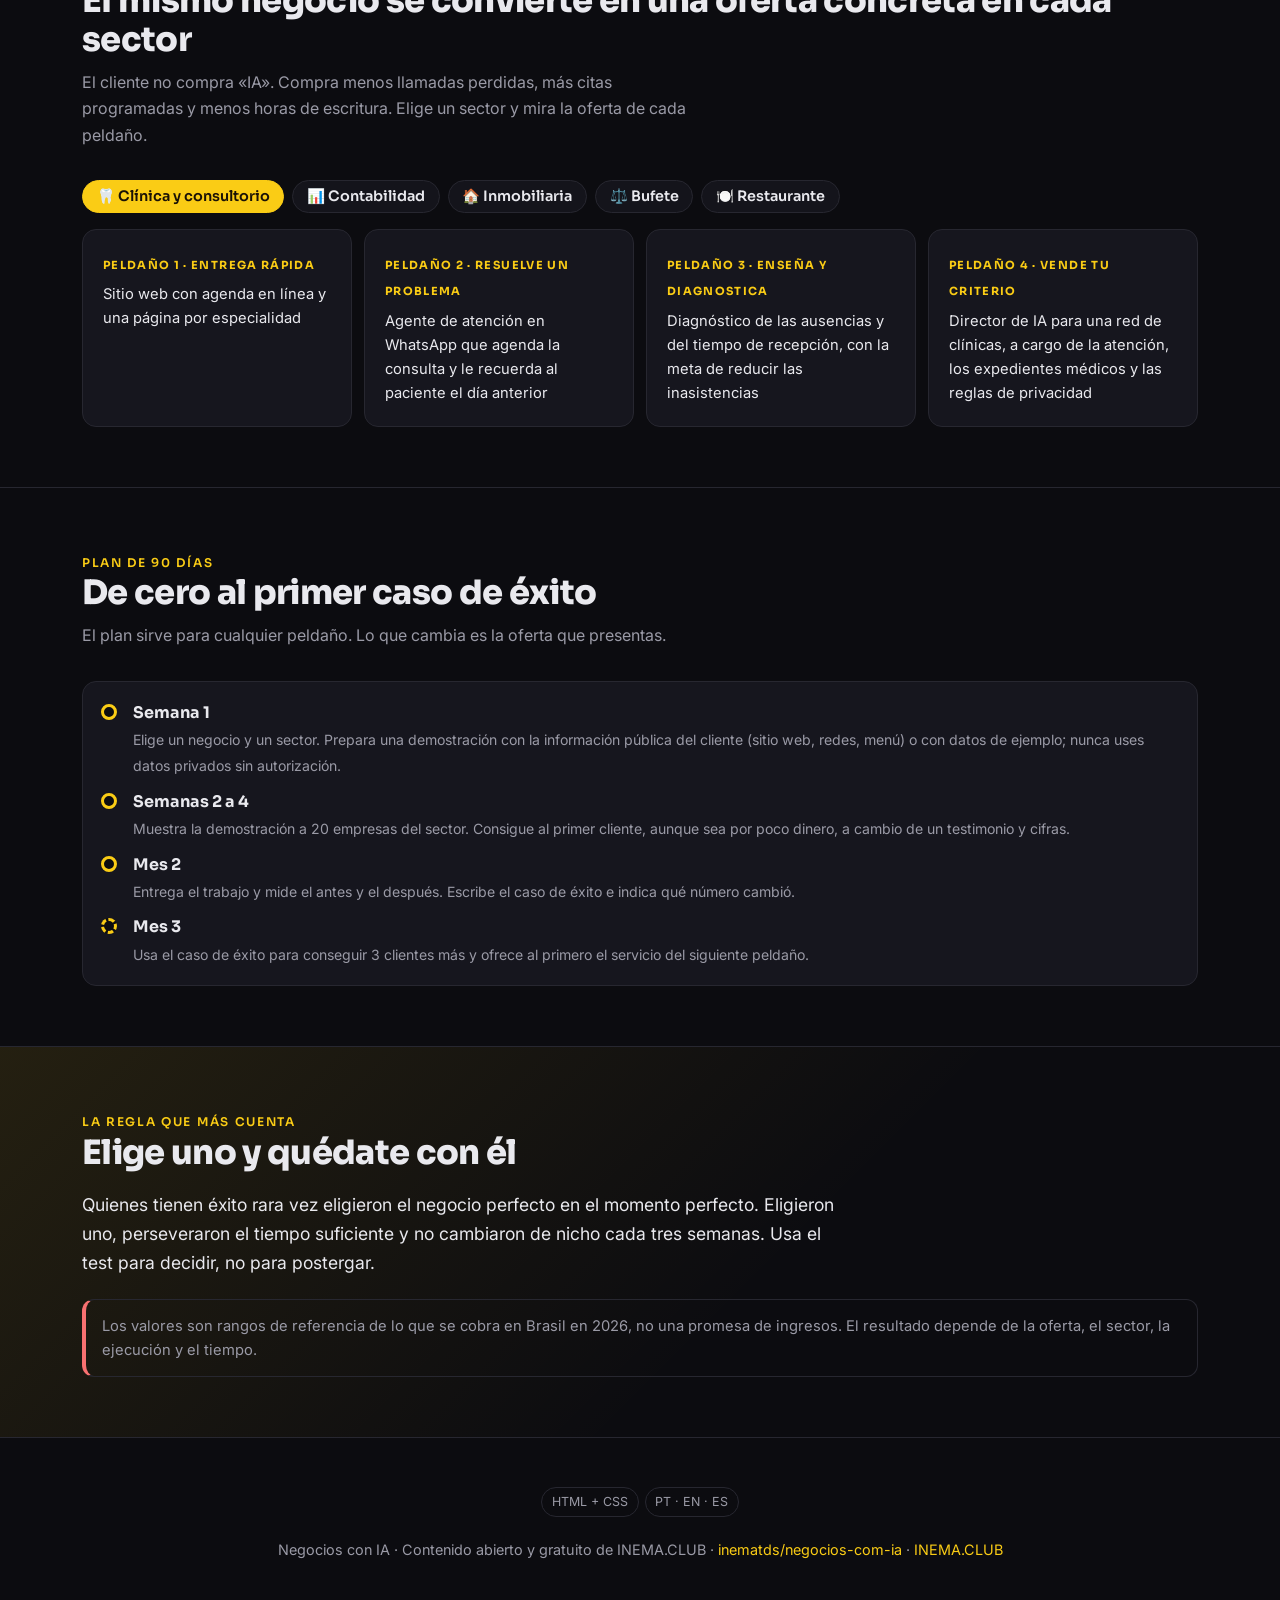
<file: guia/es/escada/index.html>
<!DOCTYPE html>
<html lang="es">
<head>
<meta charset="utf-8">
<meta name="viewport" content="width=device-width, initial-scale=1">
<title>La Escalera del Negocio con IA: encuentra tu peldaño y sube</title>
<meta name="description" content="Test de 6 preguntas que indica cuál puede ser tu negocio inicial con IA, la oferta lista de cada peldaño, ejemplos por sector (clínica, contabilidad, inmobiliaria, bufete, restaurante) y un plan de 90 días.">
<meta property="og:title" content="La Escalera del Negocio con IA: encuentra tu peldaño y sube">
<meta property="og:description" content="Test de 6 preguntas que indica cuál puede ser tu negocio inicial con IA, la oferta lista de cada peldaño, ejemplos por sector (clínica, contabilidad, inmobiliaria, bufete, restaurante) y un plan de 90 días.">
<meta property="og:image" content="https://inematds.github.io/negocios-com-ia/guia/assets/banner-grade-es.jpg">
<link rel="canonical" href="https://inematds.github.io/negocios-com-ia/guia/es/escada/">
<link rel="alternate" hreflang="pt-BR" href="https://inematds.github.io/negocios-com-ia/guia/escada/"><link rel="alternate" hreflang="en" href="https://inematds.github.io/negocios-com-ia/guia/en/escada/"><link rel="alternate" hreflang="es" href="https://inematds.github.io/negocios-com-ia/guia/es/escada/">
<link rel="preconnect" href="https://fonts.googleapis.com">
<link rel="preconnect" href="https://fonts.gstatic.com" crossorigin>
<link href="https://fonts.googleapis.com/css2?family=Sora:wght@400;600;800&family=Inter:wght@400;500;600&display=swap" rel="stylesheet">
<style>:root{--bg:#0c0c10;--bg2:#14141b;--card:#16161e;--line:#272730;--txt:#e9e9ee;--mut:#9a9aa6;--amb:#FACC15;--amb2:#fde68a;--sky:#38bdf8;--pro:#cbd5e1;--ok:#34d399;--bad:#f87171;color-scheme:dark}
body.light{--bg:#f6f7f9;--bg2:#eceef2;--card:#fff;--line:#e1e3ea;--txt:#1a1a22;--mut:#5b5b68;--amb:#854d0e;--amb2:#a16207;--sky:#0369a1;--pro:#b45309;--ok:#047857;--bad:#b91c1c;color-scheme:light}
body.light .hero .glow{opacity:.5}
*{box-sizing:border-box}html{scroll-behavior:smooth}
body{margin:0;background:var(--bg);color:var(--txt);font:16px/1.65 Inter,system-ui,sans-serif;-webkit-font-smoothing:antialiased}
h1,h2,h3{font-family:Sora,sans-serif;line-height:1.15;margin:0}
a{color:var(--amb);text-decoration:none}
.wrap{max-width:1160px;margin:0 auto;padding:0 22px}
.mut{color:var(--mut)}.amb{color:var(--amb)}
body.light .amb{color:var(--txt);background:linear-gradient(transparent 55%,#FACC15 55%)}
.chip{display:inline-block;font-size:.75rem;letter-spacing:.14em;text-transform:uppercase;color:var(--amb);font-weight:600;font-family:Sora}
nav{position:sticky;top:0;z-index:30;backdrop-filter:blur(12px);background:rgba(12,12,16,.78);border-bottom:1px solid var(--line)}
body.light nav{background:rgba(246,247,249,.85)}
nav .wrap{display:flex;align-items:center;gap:22px;height:60px}
nav .brand{display:flex;align-items:center;gap:8px;font-family:Sora;font-weight:800;letter-spacing:-.02em;color:var(--amb);white-space:nowrap}
nav .sep{color:var(--mut);opacity:.45}
nav .inema{color:var(--sky);font-weight:600;font-size:.88rem;font-family:Sora}
nav .pro{color:var(--pro);font-weight:600;font-size:.88rem;font-family:Sora}
nav .clubpro{display:inline-flex;align-items:center;gap:6px}
nav .links{margin-left:auto;display:flex;align-items:center;gap:20px;font-size:.92rem}
nav .links a.sec{color:var(--mut)}nav .links a.sec:hover{color:var(--txt)}
.lang{display:inline-flex;gap:2px;font-family:Sora;font-size:.78rem}
.lang a{color:var(--mut);padding:.2em .45em;border-radius:6px}.lang a.on{color:var(--amb);background:rgba(250,204,21,.12)}
.tgl{background:var(--bg2);border:1px solid var(--line);color:var(--txt);width:38px;height:38px;border-radius:10px;cursor:pointer;display:inline-flex;align-items:center;justify-content:center;font-size:1.05rem}
.btn{display:inline-block;background:#FACC15;color:#1a1206;font-weight:600;padding:.6em 1.05em;border-radius:10px;font-family:Sora}
.btn.ghost{background:transparent;color:var(--txt);border:1px solid var(--line)}
@media(max-width:860px){nav .links a.sec{display:none}}
@media(max-width:560px){nav .wrap{gap:8px;padding:8px 14px;height:auto;flex-wrap:wrap}nav .links{gap:8px;margin-left:0;width:100%;justify-content:space-between}nav .btn{padding:.45em .7em;font-size:.82rem}.tgl{width:34px;height:34px}}
.hero{position:relative;overflow:hidden;border-bottom:1px solid var(--line)}
.hero .glow{position:absolute;inset:-40% -20% auto auto;width:70%;height:600px;background:radial-gradient(closest-side,rgba(250,204,21,.16),transparent 70%);pointer-events:none}
.hero .wrap{display:grid;grid-template-columns:1.05fr .95fr;gap:40px;align-items:center;padding:70px 22px}
.hero h1{font-size:clamp(2.1rem,5vw,3.4rem);font-weight:800;letter-spacing:-.025em}
.hero p.lead{font-size:1.15rem;color:var(--mut);margin:1.1em 0 1.6em;max-width:38ch}
.hero .cta{display:flex;gap:12px;flex-wrap:wrap}
.hero figure{margin:0;border-radius:16px;overflow:hidden;border:1px solid var(--line);box-shadow:0 30px 80px -30px #000}
.hero figure img{width:100%;height:auto;display:block}
@media(max-width:780px){.hero .wrap{grid-template-columns:1fr;padding:44px 22px}}
.resumo{padding:38px 0 34px;border-bottom:1px solid var(--line)}
.resumo p{font-size:1.1rem;line-height:1.7;max-width:74ch;margin:.55em 0 0}
section{padding:60px 0;border-bottom:1px solid var(--line)}
section h2{font-size:clamp(1.5rem,3.4vw,2.1rem);font-weight:800;letter-spacing:-.02em}
section .sub{color:var(--mut);margin:.6em 0 2em;max-width:62ch}
.grid{display:grid;gap:16px}.g4{grid-template-columns:repeat(4,1fr)}.g2{grid-template-columns:repeat(2,1fr)}
@media(max-width:900px){.g4{grid-template-columns:1fr 1fr}}
@media(max-width:540px){.g2,.g4{grid-template-columns:1fr}}
.card{background:var(--card);border:1px solid var(--line);border-radius:14px;padding:20px;min-width:0}
a.card{color:var(--txt);transition:border-color .2s,transform .2s}a.card:hover{border-color:var(--amb);transform:translateY(-2px)}
.card h3{font-size:1.02rem;margin-bottom:.4em}.card p{color:var(--mut);font-size:.92rem;margin:0}
.card .ic{font-size:1.4rem;display:block;margin-bottom:.4em}
.card .n{font-family:Sora;font-size:.75rem;color:var(--amb);letter-spacing:.1em;text-transform:uppercase}
.big{margin:0 0 26px;border-radius:16px;overflow:hidden;border:1px solid var(--line)}.big img{width:100%;display:block}
.rapido ol{list-style:none;padding:0;margin:0;display:grid;grid-template-columns:1fr 1fr;gap:10px 22px;counter-reset:q}
@media(max-width:760px){.rapido ol{grid-template-columns:1fr}}
.rapido li{counter-increment:q;display:grid;grid-template-columns:38px minmax(0,1fr);gap:12px;padding:12px 0;border-bottom:1px solid var(--line)}
.rapido li:before{content:counter(q,decimal-leading-zero);font-family:Sora;font-weight:800;color:var(--amb);font-size:.95rem}
.rapido a{color:var(--txt);font-weight:600;font-family:Sora;font-size:.95rem;line-height:1.35}.rapido a:hover{color:var(--amb)}
.rapido span{display:block;color:var(--mut);font-size:.9rem;margin-top:.25em}
.rapido span a.det{display:inline;font-family:Inter;font-weight:600;font-size:.85rem;color:var(--amb);white-space:nowrap}
.sec-h{display:flex;align-items:center;gap:12px;margin-bottom:1.6em}.sec-h .ic{font-size:1.8rem}
.q{display:grid;grid-template-columns:minmax(0,.95fr) minmax(0,1.05fr);gap:34px;padding:34px 0;border-top:1px solid var(--line);scroll-margin-top:70px}
.q:first-of-type{border-top:none}
@media(max-width:880px){.q{grid-template-columns:1fr;gap:20px}}
.q figure{margin:0;border-radius:14px;overflow:hidden;border:1px solid var(--line);aspect-ratio:16/9;background:var(--bg2)}
.q figure img{width:100%;height:100%;object-fit:cover;display:block}
.q .side{position:sticky;top:80px;align-self:start;display:flex;flex-direction:column;gap:16px}
@media(max-width:880px){.q .side{position:static;order:2}}
.q h3{font-size:clamp(1.2rem,2.4vw,1.5rem);font-weight:800;letter-spacing:-.015em;margin:.35em 0 .8em}
.q .curta{background:rgba(250,204,21,.08);border:1px solid rgba(250,204,21,.35);border-left:4px solid #FACC15;border-radius:12px;padding:14px 16px;font-weight:600;font-size:1.04rem}
body.light .q .curta{background:#fff8d6;border-color:#f3d97a}
.q .curta small{display:block;font-family:Sora;font-size:.72rem;letter-spacing:.12em;text-transform:uppercase;color:var(--amb);font-weight:600;margin-bottom:.3em}
.q .lbl{font-family:Sora;font-size:.75rem;letter-spacing:.12em;text-transform:uppercase;color:var(--mut);font-weight:600;margin:1.4em 0 .4em}
.q .texto p{margin:.5em 0;max-width:68ch}
.q ul.pontos{margin:.4em 0 0;padding:0;list-style:none}
.q ul.pontos li{padding:.35em 0 .35em 1.6em;position:relative}
.q ul.pontos li:before{content:"→";position:absolute;left:0;color:var(--amb);font-weight:700}
.diag{background:var(--card);border:1px solid var(--line);border-radius:14px;padding:18px;overflow:hidden}
.diag .dt{font-family:Sora;font-size:.72rem;letter-spacing:.12em;text-transform:uppercase;color:var(--mut);font-weight:600;margin-bottom:12px}
.diag [data-i]{opacity:0;transform:translateY(10px);transition:opacity .5s ease,transform .5s ease;transition-delay:calc(var(--i)*220ms)}
.diag.vis [data-i]{opacity:1;transform:none}
/* fluxo */
.df{display:flex;flex-direction:column;gap:0}
.df .st{display:flex;align-items:center;gap:12px;background:var(--bg2);border:1px solid var(--line);border-radius:10px;padding:10px 12px;font-family:Sora;font-weight:600;font-size:.9rem}
.df .st b{flex:0 0 26px;height:26px;border-radius:8px;background:#FACC15;color:#1a1206;display:flex;align-items:center;justify-content:center;font-size:.8rem}
.df .ar{height:22px;width:2px;margin-left:24px;background:repeating-linear-gradient(to bottom,var(--amb) 0 4px,transparent 4px 8px);background-size:2px 8px;animation:dash 1s linear infinite}
@keyframes dash{to{background-position:0 8px}}
/* compara */
.dc{display:grid;gap:12px}.dc.c2{grid-template-columns:1fr 1fr}.dc.c3{grid-template-columns:1fr 1fr 1fr}
@media(max-width:520px){.dc.c2,.dc.c3{grid-template-columns:1fr}}
.dc .col{background:var(--bg2);border:1px solid var(--line);border-radius:10px;padding:12px;min-width:0}
.dc .col h4{margin:0 0 .5em;font-family:Sora;font-size:.92rem;display:flex;gap:6px;align-items:center}
.dc .col.bom{border-color:var(--ok)}.dc .col.bom h4 .t{color:var(--ok)}
.dc .col.alerta{border-color:var(--bad)}.dc .col.alerta h4 .t{color:var(--bad)}
.dc .col ul{margin:0;padding:0;list-style:none;font-size:.88rem;color:var(--mut)}
.dc .col li{padding:.25em 0}
/* camadas */
.dl{display:flex;justify-content:center}
.dl .ly{border:1px dashed var(--line);border-radius:16px;padding:26px 12px 12px;position:relative;width:100%;text-align:center}
.dl .ly>span{position:absolute;top:6px;left:0;right:0;font-family:Sora;font-size:.8rem;font-weight:600;color:var(--mut)}
.dl .core{border:none;padding:16px;background:#FACC15;color:#1a1206;border-radius:12px;font-family:Sora;font-weight:800;animation:pulse 2.4s ease-in-out infinite}
@keyframes pulse{50%{box-shadow:0 0 0 10px rgba(250,204,21,.12)}}
/* ciclo */
.dy{position:relative;width:min(340px,100%);aspect-ratio:1;margin:0 auto}
.dy .ring{position:absolute;inset:18%;border:2px dashed var(--line);border-radius:50%}
.dy .orb{position:absolute;inset:18%;animation:spin 6s linear infinite}
.dy .orb:after{content:"";position:absolute;top:-7px;left:calc(50% - 7px);width:14px;height:14px;border-radius:50%;background:#FACC15;box-shadow:0 0 14px #FACC15}
@keyframes spin{to{transform:rotate(360deg)}}
.dy .nd{position:absolute;width:40%;translate:-50% -50%;background:var(--bg2);border:1px solid var(--line);border-radius:10px;padding:7px 8px;font-family:Sora;font-weight:600;font-size:.78rem;text-align:center;line-height:1.25}
.dy .nd b{color:var(--amb)}
/* tempo */
.dtm{position:relative;display:grid;gap:10px}
.dtm .mk{display:grid;grid-template-columns:20px minmax(0,1fr);gap:12px;align-items:start}
.dtm .mk i{width:16px;height:16px;border-radius:50%;border:3px solid #FACC15;margin-top:4px;background:var(--bg)}
.dtm .mk:last-child i{border-style:dashed}
.dtm .mk strong{font-family:Sora;display:block}.dtm .mk span{color:var(--mut);font-size:.88rem}
/* barras */
.db .br{margin:8px 0}.db .br .l{display:flex;justify-content:space-between;font-size:.86rem;font-family:Sora;font-weight:600}
.db .br .tr{height:14px;background:var(--bg2);border-radius:999px;overflow:hidden;margin-top:4px}
.db .br .fl{height:100%;width:0;background:#FACC15;border-radius:999px;transition:width 1.1s cubic-bezier(.2,.7,.2,1);transition-delay:calc(var(--i)*250ms)}
.db .br:nth-child(3) .fl{background:var(--ok)}
.diag.vis .db .fl{width:var(--w)}
.db .nota{margin-top:10px;font-size:.86rem;color:var(--mut)}
@media(prefers-reduced-motion:reduce){.diag [data-i]{opacity:1;transform:none;transition:none}.df .ar,.dy .orb,.dl .core{animation:none}.db .fl{width:var(--w)!important;transition:none}}
.aviso{border:1px solid var(--line);border-left:4px solid var(--bad);border-radius:12px;padding:14px 16px;color:var(--mut);font-size:.92rem;margin-top:22px}
.topo{display:inline-block;margin-top:10px;font-size:.85rem;color:var(--mut)}
footer{padding:46px 0;text-align:center;color:var(--mut);font-size:.9rem}
.pill{display:inline-block;border:1px solid var(--line);border-radius:999px;padding:.3em .8em;font-size:.78rem;color:var(--mut);margin:3px}
/* detalhe + relacionados */
.q .acoes{display:flex;flex-wrap:wrap;gap:12px;align-items:center;margin-top:1.4em}
.btn.mais{font-size:.92rem}
ul.rel{list-style:none;margin:.4em 0 0;padding:0;display:grid;gap:8px}
ul.rel li a{display:flex;gap:10px;align-items:baseline;background:var(--card);border:1px solid var(--line);border-radius:10px;padding:9px 12px;color:var(--txt);transition:border-color .2s}
ul.rel li a:hover{border-color:var(--amb)}
ul.rel .tp{flex:0 0 auto;font-family:Sora;font-size:.66rem;letter-spacing:.1em;text-transform:uppercase;font-weight:700;color:#1a1206;background:#FACC15;border-radius:6px;padding:.15em .5em}
ul.rel .tp.curso{background:var(--sky);color:#04121c}
ul.rel .nm{font-family:Sora;font-weight:600;font-size:.92rem}
ul.rel .ds{display:block;color:var(--mut);font-size:.86rem;font-weight:400;font-family:Inter;margin-top:.15em}
.rel-vazio,.rel-nota{color:var(--mut);font-size:.88rem;margin:.4em 0 0}
.det{max-width:820px;margin:0 auto;padding:0 22px}
.det .volta{display:inline-block;margin:28px 0 18px;color:var(--mut);font-size:.9rem}.det .volta:hover{color:var(--amb)}
.det h1{font-size:clamp(1.7rem,4.4vw,2.5rem);font-weight:800;letter-spacing:-.02em;margin:.35em 0 .7em}
.det .curta{background:rgba(250,204,21,.08);border:1px solid rgba(250,204,21,.35);border-left:4px solid #FACC15;border-radius:12px;padding:14px 16px;font-weight:600;font-size:1.06rem}
body.light .det .curta{background:#fff8d6;border-color:#f3d97a}
.det .curta small{display:block;font-family:Sora;font-size:.72rem;letter-spacing:.12em;text-transform:uppercase;color:var(--amb);font-weight:600;margin-bottom:.3em}
.det figure{margin:24px 0;border-radius:16px;overflow:hidden;border:1px solid var(--line);aspect-ratio:16/9;background:var(--bg2)}
.det figure img{width:100%;height:100%;object-fit:cover;display:block}
.det .intro{font-size:1.12rem;line-height:1.7}
.det h2{font-size:clamp(1.25rem,2.8vw,1.55rem);font-weight:800;letter-spacing:-.015em;margin:1.8em 0 .5em}
.det p{margin:.6em 0;max-width:70ch}
.det .lbl{font-family:Sora;font-size:.75rem;letter-spacing:.12em;text-transform:uppercase;color:var(--mut);font-weight:600;margin:2em 0 .5em}
.det .ex{background:var(--card);border:1px solid var(--line);border-left:4px solid var(--sky);border-radius:12px;padding:14px 16px;margin:1em 0}
.det .ex small{display:block;font-family:Sora;font-size:.72rem;letter-spacing:.12em;text-transform:uppercase;color:var(--sky);font-weight:600;margin-bottom:.3em}
.det ol.passos{counter-reset:p;list-style:none;padding:0;margin:.4em 0}
.det ol.passos li{counter-increment:p;position:relative;padding:.55em 0 .55em 2.6em;border-bottom:1px solid var(--line)}
.det ol.passos li:before{content:counter(p);position:absolute;left:0;top:.5em;width:1.8em;height:1.8em;border-radius:8px;background:#FACC15;color:#1a1206;font-family:Sora;font-weight:800;font-size:.85rem;display:flex;align-items:center;justify-content:center}
.det ul.erros,.det ul.pontos{list-style:none;padding:0;margin:.4em 0}
.det ul.erros li,.det ul.pontos li{position:relative;padding:.4em 0 .4em 1.7em}
.det ul.erros li:before{content:"✗";position:absolute;left:0;color:var(--bad);font-weight:700}
.det ul.pontos li:before{content:"→";position:absolute;left:0;color:var(--amb);font-weight:700}
.det .diag{margin:1.4em 0}
.det .pn{display:grid;grid-template-columns:1fr 1fr;gap:12px;margin:40px 0 50px}
.det .pn a{background:var(--card);border:1px solid var(--line);border-radius:12px;padding:12px 14px;color:var(--txt);font-family:Sora;font-weight:600;font-size:.9rem;line-height:1.35}
.det .pn a:hover{border-color:var(--amb)}.det .pn a small{display:block;color:var(--mut);font-weight:400;font-size:.75rem;margin-bottom:.2em}
.det .pn a.nx{text-align:right;grid-column:2}
@media(max-width:560px){.det .pn{grid-template-columns:1fr}.det .pn a.nx{grid-column:1}}

.q .lbl,.facts .f small,.ofr small,.q .curta small,.diag .dt{font-size:.8rem!important}
ul.rel .tp{font-size:.75rem!important}
.rk li a{display:block;padding:.35em 0;min-height:40px}
.esc .dg li a{display:block;padding:.45em 0}
/* notas */
.nt{display:grid;gap:9px}
.nt .r{display:grid;grid-template-columns:118px minmax(0,1fr) 30px;gap:10px;align-items:center;font-family:Sora;font-size:.8rem;font-weight:600}
.nt .r .tr{height:12px;background:var(--bg2);border-radius:999px;overflow:hidden}
.nt .r .fl{height:100%;width:0;border-radius:999px;background:#FACC15;transition:width 1.1s cubic-bezier(.2,.7,.2,1);transition-delay:calc(var(--i)*220ms)}
.nt .r.tec .fl{background:var(--bad)}.nt .r.dur .fl{background:var(--ok)}
.nt .r b{text-align:right;color:var(--amb)}
.diag.vis .nt .fl{width:var(--w)}
@media(prefers-reduced-motion:reduce){.nt .fl{width:var(--w)!important;transition:none}}
.pos{display:inline-flex;align-items:center;gap:8px}
.pos .num{font-family:Sora;font-weight:800;font-size:2.1rem;line-height:1;color:var(--amb)}
.facts{display:grid;grid-template-columns:1fr 1fr;gap:12px;margin-top:1.2em}
@media(max-width:600px){.facts{grid-template-columns:1fr}}
.facts .f{background:var(--card);border:1px solid var(--line);border-radius:12px;padding:12px 14px;min-width:0}
.facts .f small{display:block;font-family:Sora;font-size:.7rem;letter-spacing:.12em;text-transform:uppercase;color:var(--mut);font-weight:600;margin-bottom:.3em}
.facts .f.bad{border-left:4px solid var(--bad)}.facts .f.ok{border-left:4px solid var(--ok)}
.ofr{margin-top:1em;background:var(--card);border:1px dashed var(--amb);border-radius:12px;padding:12px 14px;font-style:italic}
.ofr small{display:block;font-style:normal;font-family:Sora;font-size:.7rem;letter-spacing:.12em;text-transform:uppercase;color:var(--amb);font-weight:600;margin-bottom:.3em}
.rk ol{list-style:none;padding:0;margin:0;display:grid;grid-template-columns:1fr 1fr;gap:6px 22px}
@media(max-width:760px){.rk ol{grid-template-columns:1fr}}
.rk li{display:grid;grid-template-columns:44px minmax(0,1fr) auto;gap:12px;align-items:center;padding:11px 0;border-bottom:1px solid var(--line)}
.rk li .p{font-family:Sora;font-weight:800;color:var(--amb);font-size:1.05rem}
.rk li a{color:var(--txt);font-weight:600;font-family:Sora;font-size:.95rem;line-height:1.3}.rk li a:hover{color:var(--amb)}
.rk li span.c{display:block;color:var(--mut);font-size:.86rem;margin-top:.2em;font-family:Inter;font-weight:400}
.rk li .mini{display:flex;gap:3px}.rk li .mini i{width:8px;height:22px;border-radius:3px;background:var(--bg2);display:block;position:relative;overflow:hidden}
.rk li .mini i:after{content:"";position:absolute;left:0;right:0;bottom:0;height:var(--h);background:#FACC15}
.rk li .mini i.tec:after{background:var(--bad)}.rk li .mini i.dur:after{background:var(--ok)}
.regra{background:linear-gradient(135deg,rgba(250,204,21,.10),transparent 60%)}
.regra p{font-size:1.1rem;max-width:70ch}
/* escada */
.esc{display:grid;grid-template-columns:repeat(4,1fr);gap:12px;align-items:end}
@media(max-width:820px){.esc{grid-template-columns:1fr 1fr}}
@media(max-width:480px){.esc{grid-template-columns:1fr}}
.esc .dg{background:var(--card);border:1px solid var(--line);border-top:4px solid #FACC15;border-radius:14px;padding:16px;min-width:0}
@media(min-width:821px){.esc .dg:nth-child(1){margin-top:180px}.esc .dg:nth-child(2){margin-top:120px}.esc .dg:nth-child(3){margin-top:60px}}
.esc .dg .k{font-family:Sora;font-size:.72rem;letter-spacing:.12em;text-transform:uppercase;color:var(--amb);font-weight:700}
.esc .dg h3{font-size:1.1rem;margin:.3em 0}.esc .dg .v{font-family:Sora;font-weight:600;font-size:.88rem}
.esc .dg p{color:var(--mut);font-size:.88rem;margin:.5em 0}
.esc .dg ul{list-style:none;margin:.4em 0 0;padding:0;font-size:.86rem}.esc .dg li{padding:.2em 0}
.esc .dg li a{color:var(--txt)}.esc .dg li a:hover{color:var(--amb)}
.esc .dg{opacity:0;transform:translateY(16px);transition:opacity .6s,transform .6s;transition-delay:calc(var(--i)*200ms)}
.diag.vis .esc .dg,.esc.vis .dg{opacity:1;transform:none}
.teste .qq{background:var(--card);border:1px solid var(--line);border-radius:14px;padding:16px 18px;margin-bottom:12px}
.teste .qq h3{font-size:1rem;margin-bottom:.7em}.teste .qq h3 b{color:var(--amb)}
.teste .ops{display:flex;flex-wrap:wrap;gap:8px}
.teste .ops label{cursor:pointer;border:1px solid var(--line);border-radius:10px;padding:.5em .85em;font-size:.92rem;background:var(--bg2);user-select:none}
.teste .ops input{position:absolute;opacity:0;pointer-events:none}
.teste .ops input:checked+span{color:#1a1206}
.teste .ops label:has(input:checked){background:#FACC15;border-color:#FACC15;color:#1a1206;font-weight:600}
.teste .ops input:focus-visible+span{outline:2px solid var(--amb);outline-offset:3px}
.teste button.btn{border:0;cursor:pointer;font-size:1rem;margin-top:8px}
#res{margin-top:22px}
#res .box{background:var(--card);border:1px solid #FACC15;border-radius:16px;padding:20px;display:grid;grid-template-columns:minmax(0,.9fr) minmax(0,1.1fr);gap:20px}
@media(max-width:760px){#res .box{grid-template-columns:1fr}}
#res img{width:100%;border-radius:12px;display:block}
#res h3{font-size:1.4rem;margin:.2em 0 .5em}
#res .alt{color:var(--mut);font-size:.92rem;margin-top:.8em}
#res .msg{color:var(--bad)}
.fichas .grid{grid-template-columns:repeat(3,1fr)}
@media(max-width:900px){.fichas .grid{grid-template-columns:1fr 1fr}}@media(max-width:560px){.fichas .grid{grid-template-columns:1fr}}
.fichas .card{display:flex;flex-direction:column;gap:6px;scroll-margin-top:80px}
.fichas .card .of{font-style:italic;color:var(--txt);font-size:.92rem}
.fichas .card .kp{font-size:.84rem;color:var(--mut)}.fichas .card .kp b{color:var(--ok);font-weight:600}
.fichas .card .lk{margin-top:auto;font-size:.86rem}
.fichas h3.dgh{grid-column:1/-1;font-size:1rem;margin-top:12px;color:var(--amb)}
.tabs{display:flex;flex-wrap:wrap;gap:8px;margin-bottom:16px}
.tabs button{cursor:pointer;border:1px solid var(--line);background:var(--bg2);color:var(--txt);border-radius:999px;padding:.45em .95em;font:600 .9rem Sora}
.tabs button[aria-selected=true]{background:#FACC15;border-color:#FACC15;color:#1a1206}
.setor{display:none}.setor.on{display:grid;grid-template-columns:repeat(4,1fr);gap:12px}
@media(max-width:820px){.setor.on{grid-template-columns:1fr 1fr}}@media(max-width:480px){.setor.on{grid-template-columns:1fr}}
.setor .card .k{font-family:Sora;font-size:.7rem;letter-spacing:.12em;text-transform:uppercase;color:var(--amb);font-weight:700}
.setor .card p{color:var(--txt);margin-top:.4em}
</style>
</head>
<body><nav><div class="wrap">
  <a class="brand" href="../"><span class="emoji">🪜</span> Negocios con IA</a>
  <span class="sep">|</span>
  <span class="clubpro"><a class="inema" href="https://inema.club" target="_blank" rel="noopener">INEMA.CLUB</a><span class="sep">-</span><a class="pro" href="https://inema.pro" target="_blank" rel="noopener">PRO</a></span>
  <div class="links">
    <a class="sec" href="../#lista">Ranking</a><a class="sec" href="#degraus">Escalera</a><a class="sec" href="#teste">¿Cuál es el tuyo?</a>
    <span class="lang"><a href="../../escada/">PT</a><a href="../../en/escada/">EN</a><a class="on" href="../../es/escada/">ES</a></span>
    <button class="tgl" id="themeToggle" aria-label="Cambiar tema" title="Cambiar tema">🌙</button>
    <a class="btn" href="https://github.com/inematds/negocios-com-ia" target="_blank" rel="noopener">GitHub</a>
  </div>
</div></nav>
<header class="hero" id="top"><div class="glow"></div><div class="wrap" style="grid-template-columns:1fr">
  <div>
    <span class="chip">4 peldaños · test · plan de 90 días</span>
    <h1>La Escalera del <span class="amb">Negocio con IA</span></h1>
    <p class="lead" style="max-width:60ch">Responde 6 preguntas, descubre con qué negocio empezar y conoce la oferta lista, el primer cliente y el siguiente peldaño.</p>
    <div class="cta"><a class="btn" href="#teste">Empezar el test</a><a class="btn ghost" href="../">Ver el ranking completo</a></div>
  </div>
</div></header>
<section id="degraus"><div class="wrap">
  <span class="chip">Los 4 peldaños</span><h2>Cada peldaño vende algo diferente</h2><p class="sub">Cuanto más alto, menos vendes horas de construcción y más vendes diagnóstico y responsabilidad. Los clientes del peldaño de abajo son los mismos que comprarán el de arriba.</p>
  <div class="esc"><div class="dg" style="--i:0"><span class="k">Peldaño 1 🧱</span><h3>Entrega rápida</h3><div class="v">Vendes lo que construyes</div><p>Cosas visuales y rápidas de mostrar. Bueno para ganar experiencia y conseguir los primeros clientes; los precios bajan cada año.</p><ul><li><a href="#f-n11">🌐 Sitios web para empresas creados con IA</a></li><li><a href="#f-n12">🎬 Canal sin rostro creado con IA</a></li></ul></div><div class="dg" style="--i:1"><span class="k">Peldaño 2 🔧</span><h3>Resuelve un problema</h3><div class="v">Vendes un resultado del día a día</div><p>Atención, automatización, piezas creativas, búsquedas con IA y aplicaciones. Mensualidad e indicadores fáciles de mostrar, pero exige más conocimientos técnicos o capital.</p><ul><li><a href="#f-n06">📞 Agente de atención y recepcionista con IA</a></li><li><a href="#f-n08">⚙️ Automatización e integración</a></li><li><a href="#f-n05">🎨 Estudio creativo con IA</a></li><li><a href="#f-n09">🔎 Aparecer en las respuestas de la IA (GEO)</a></li><li><a href="#f-n10">🧩 Centro de IA de la empresa</a></li><li><a href="#f-n13">📱 Aplicación por suscripción con IA (SaaS)</a></li></ul></div><div class="dg" style="--i:2"><span class="k">Peldaño 3 🩺</span><h3>Enseña y diagnostica</h3><div class="v">Vendes confianza y diagnóstico</div><p>Talleres, consultoría y generación de clientes. Se cobra mejor y abre la puerta a proyectos grandes.</p><ul><li><a href="#f-n07">🎓 Talleres de IA para equipos</a></li><li><a href="#f-n02">🩺 Consultoría y diagnóstico de IA</a></li><li><a href="#f-n04">🎯 Generación de clientes con IA</a></li></ul></div><div class="dg" style="--i:3"><span class="k">Peldaño 4 🧭</span><h3>Vende tu criterio</h3><div class="v">Vendes tus decisiones</div><p>Dirección de IA y marca personal. Lleva más tiempo llegar, pero es más difícil reemplazarte.</p><ul><li><a href="#f-n01">🧭 Director de IA (en una empresa o fraccionado)</a></li><li><a href="#f-n03">🎙️ Educación y marca personal</a></li></ul></div></div>
</div></section>
<section id="teste" class="teste"><div class="wrap">
  <span class="chip">Test rápido</span><h2>¿Qué negocio es tu punto de partida?</h2><p class="sub">Seis preguntas, una respuesta por pregunta. No se envía nada: el cálculo se hace en tu navegador.</p>
  <form id="fteste"><fieldset class="qq" style="border:1px solid var(--line)"><h3><b>1.</b> ¿Cuánto tiempo tienes por semana para esto?</h3><div class="ops"><label><input type="radio" name="q0" value="{&quot;n11&quot;: 2, &quot;n12&quot;: 2, &quot;n05&quot;: 1}"><span>Menos de 10 horas</span></label><label><input type="radio" name="q0" value="{&quot;n06&quot;: 2, &quot;n08&quot;: 2, &quot;n09&quot;: 2, &quot;n05&quot;: 1}"><span>De 10 a 25 horas</span></label><label><input type="radio" name="q0" value="{&quot;n04&quot;: 2, &quot;n02&quot;: 2, &quot;n10&quot;: 1, &quot;n01&quot;: 1}"><span>Tiempo completo</span></label></div></fieldset><fieldset class="qq" style="border:1px solid var(--line)"><h3><b>2.</b> ¿Cómo es tu nivel de conocimientos técnicos?</h3><div class="ops"><label><input type="radio" name="q1" value="{&quot;n11&quot;: 2, &quot;n12&quot;: 1, &quot;n07&quot;: 1, &quot;n05&quot;: 1}"><span>Uso ChatGPT, nunca he programado</span></label><label><input type="radio" name="q1" value="{&quot;n08&quot;: 3, &quot;n06&quot;: 2, &quot;n09&quot;: 2}"><span>Creo automatizaciones y configuro herramientas</span></label><label><input type="radio" name="q1" value="{&quot;n10&quot;: 2, &quot;n13&quot;: 2, &quot;n04&quot;: 1}"><span>Programo y entiendo de sistemas</span></label></div></fieldset><fieldset class="qq" style="border:1px solid var(--line)"><h3><b>3.</b> ¿Ya tienes clientes o contactos en empresas?</h3><div class="ops"><label><input type="radio" name="q2" value="{&quot;n11&quot;: 2, &quot;n12&quot;: 2}"><span>Todavía ninguno</span></label><label><input type="radio" name="q2" value="{&quot;n06&quot;: 2, &quot;n05&quot;: 1, &quot;n07&quot;: 1, &quot;n08&quot;: 1}"><span>Algunos conocidos con negocios</span></label><label><input type="radio" name="q2" value="{&quot;n02&quot;: 2, &quot;n01&quot;: 2, &quot;n04&quot;: 1}"><span>Sí, llevo años trabajando con empresas</span></label></div></fieldset><fieldset class="qq" style="border:1px solid var(--line)"><h3><b>4.</b> ¿Tienes una audiencia (seguidores, lista, grupo)?</h3><div class="ops"><label><input type="radio" name="q3" value="{&quot;n11&quot;: 1, &quot;n06&quot;: 1, &quot;n08&quot;: 1, &quot;n02&quot;: 1}"><span>No</span></label><label><input type="radio" name="q3" value="{&quot;n07&quot;: 2, &quot;n05&quot;: 1, &quot;n03&quot;: 1}"><span>Un poco, cientos de personas</span></label><label><input type="radio" name="q3" value="{&quot;n03&quot;: 3, &quot;n13&quot;: 2, &quot;n12&quot;: 1}"><span>Sí, miles de personas</span></label></div></fieldset><fieldset class="qq" style="border:1px solid var(--line)"><h3><b>5.</b> ¿Qué es lo que más te gusta hacer?</h3><div class="ops"><label><input type="radio" name="q4" value="{&quot;n05&quot;: 3, &quot;n11&quot;: 2, &quot;n12&quot;: 1}"><span>Crear cosas visuales</span></label><label><input type="radio" name="q4" value="{&quot;n08&quot;: 3, &quot;n06&quot;: 2, &quot;n10&quot;: 2, &quot;n13&quot;: 1}"><span>Crear sistemas y flujos</span></label><label><input type="radio" name="q4" value="{&quot;n07&quot;: 3, &quot;n03&quot;: 2}"><span>Explicar y enseñar</span></label><label><input type="radio" name="q4" value="{&quot;n04&quot;: 2, &quot;n02&quot;: 2, &quot;n09&quot;: 2, &quot;n01&quot;: 1}"><span>Vender y conversar con dueños</span></label></div></fieldset><fieldset class="qq" style="border:1px solid var(--line)"><h3><b>6.</b> ¿En cuánto tiempo necesitas empezar a ganar dinero?</h3><div class="ops"><label><input type="radio" name="q5" value="{&quot;n11&quot;: 2, &quot;n06&quot;: 1, &quot;n05&quot;: 1, &quot;n08&quot;: 1}"><span>Este mes</span></label><label><input type="radio" name="q5" value="{&quot;n06&quot;: 2, &quot;n07&quot;: 2, &quot;n02&quot;: 1, &quot;n09&quot;: 1}"><span>En hasta 3 meses</span></label><label><input type="radio" name="q5" value="{&quot;n03&quot;: 2, &quot;n01&quot;: 2, &quot;n13&quot;: 1, &quot;n04&quot;: 1}"><span>Puedo dedicar 1 año o más a construirlo</span></label></div></fieldset><button class="btn" type="submit">Ver mi resultado</button></form>
  <div id="res" aria-live="polite"></div>
</div></section>
<section id="fichas" class="fichas"><div class="wrap">
  <span class="chip">Ofertas listas</span><h2>La ficha de oferta de cada negocio</h2><p class="sub">Para cada negocio: la frase que usas para vender, el número que prometes mejorar y el kit INEMA para preparar la demostración.</p>
  <div class="grid"><h3 class="dgh">🧱 Peldaño 1 · Entrega rápida</h3><div class="card" id="f-n11"><span class="n">11º · 🌐</span><h3>Sitios web para empresas creados con IA</h3><p class="of">“Hice una nueva versión de tu sitio web; si te gusta, la publico esta semana.”</p><p class="kp"><b>El número que mides con el cliente:</b> Contactos recibidos por el sitio web por mes</p><p class="kp">R$ 1.500 a R$ 5.000 por sitio web, más R$ 100 a R$ 300 por mes de mantenimiento.</p><a class="lk" href="https://inematds.github.io/site-inspirado/guia/es/" target="_blank" rel="noopener">Proyecto: site-inspirado →</a></div><div class="card" id="f-n12"><span class="n">12º · 🎬</span><h3>Canal sin rostro creado con IA</h3><p class="of">“Mi canal habla todos los días con [audiencia]; tu producto aparece ante ella por [valor].”</p><p class="kp"><b>El número que mides con el cliente:</b> Seguidores del nicho y valor por publicación patrocinada</p><p class="kp">Patrocinios de R$ 300 a R$ 5.000 por publicación cuando la audiencia es de nicho y está comprometida.</p><a class="lk" href="https://inematds.github.io/video-sem-rosto/guia/es/" target="_blank" rel="noopener">Proyecto: video-sem-rosto →</a></div><h3 class="dgh">🔧 Peldaño 2 · Resuelve un problema</h3><div class="card" id="f-n06"><span class="n">6º · 📞</span><h3>Agente de atención y recepcionista con IA</h3><p class="of">“Tu clínica responde todos los mensajes, incluso hasta las 22 h: la IA agenda las citas y te contacta cuando hace falta.”</p><p class="kp"><b>El número que mides con el cliente:</b> Mensajes y llamadas respondidos, y citas agendadas</p><p class="kp">R$ 2.000 a R$ 8.000 por la implementación, más R$ 500 a R$ 2.000 por mes.</p><a class="lk" href="https://inematds.github.io/atende-clinica/guia/es/" target="_blank" rel="noopener">Proyecto: atende-clinica →</a></div><div class="card" id="f-n08"><span class="n">8º · ⚙️</span><h3>Automatización e integración</h3><p class="of">“Tu equipo dedica [X] horas por semana a [tarea]. La automatizo y te muestro las horas que recupera.”</p><p class="kp"><b>El número que mides con el cliente:</b> Horas por semana que recupera el equipo</p><p class="kp">R$ 1.500 a R$ 6.000 por flujo; más si cobras por el resultado.</p><a class="lk" href="https://inematds.github.io/N8Nb/" target="_blank" rel="noopener">Curso: Fundamentos de automatización con n8n →</a></div><div class="card" id="f-n05"><span class="n">5º · 🎨</span><h3>Estudio creativo con IA</h3><p class="of">“Cada mes recibes [N] anuncios nuevos, y reemplazo los que no venden por los que sí.”</p><p class="kp"><b>El número que mides con el cliente:</b> Costo por venta o por contacto de las campañas</p><p class="kp">R$ 2.000 a R$ 8.000 por mes por marca, en paquetes de piezas.</p><a class="lk" href="https://inematds.github.io/carrossel-inema/guia/es/" target="_blank" rel="noopener">Proyecto: carrossel-inema →</a></div><div class="card" id="f-n09"><span class="n">9º · 🔎</span><h3>Aparecer en las respuestas de la IA (GEO)</h3><p class="of">“Hoy, la IA recomienda a tu competencia cuando alguien pregunta por [servicio]. Trabajo para cambiarlo y te muestro las mediciones cada mes.”</p><p class="kp"><b>El número que mides con el cliente:</b> En cuántas de las 20 preguntas aparece la marca</p><p class="kp">R$ 2.000 a R$ 6.000 por mes por cliente.</p><a class="lk" href="https://inematds.github.io/inemaseo-metodo/guia/es/" target="_blank" rel="noopener">Proyecto: inemaseo-metodo →</a></div><div class="card" id="f-n10"><span class="n">10º · 🧩</span><h3>Centro de IA de la empresa</h3><p class="of">“Reúno en un solo asistente todo lo que pregunta tu equipo y medimos cuánto baja el tiempo de respuesta.”</p><p class="kp"><b>El número que mides con el cliente:</b> Horas ahorradas por semana en el equipo</p><p class="kp">R$ 5.000 a R$ 20.000 por la implementación, más R$ 800 a R$ 3.000 por mes.</p><a class="lk" href="https://inematds.github.io/inema-agent-runtime/guia/" target="_blank" rel="noopener">Proyecto: inema-agent-runtime →</a></div><div class="card" id="f-n13"><span class="n">13º · 📱</span><h3>Aplicación por suscripción con IA (SaaS)</h3><p class="of">“Resuelvo [tarea] para [tipo de empresa] por una mensualidad, sin que tengas que instalar nada.”</p><p class="kp"><b>El número que mides con el cliente:</b> Clientes que pagan y cancelaciones por mes</p><p class="kp">R$ 29 a R$ 299 por mes por cliente; necesitas cientos de clientes para vivir de esto.</p><a class="lk" href="https://inematds.github.io/vibecode-imersao/" target="_blank" rel="noopener">Curso: Inmersión: de cero a la aplicación con IA →</a></div><h3 class="dgh">🩺 Peldaño 3 · Enseña y diagnostica</h3><div class="card" id="f-n07"><span class="n">7º · 🎓</span><h3>Talleres de IA para equipos</h3><p class="of">“En 3 horas, tu equipo aprenderá a usar IA en [5 tareas del sector] y recibirá material para seguir practicando.”</p><p class="kp"><b>El número que mides con el cliente:</b> Personas que usan IA en su trabajo 30 días después</p><p class="kp">R$ 3.000 por media jornada a R$ 15.000 por una jornada completa con un grupo grande.</p><a class="lk" href="https://inematds.github.io/pha2030-aula/" target="_blank" rel="noopener">Curso: PHA 2030 — personas preparadas para la IA →</a></div><div class="card" id="f-n02"><span class="n">2º · 🩺</span><h3>Consultoría y diagnóstico de IA</h3><p class="of">“En una semana te muestro dónde puede ahorrar más la IA en tu empresa, en reales, e implemento la primera solución.”</p><p class="kp"><b>El número que mides con el cliente:</b> Reales ahorrados o ganados por mes después de la implementación</p><p class="kp">Diagnóstico de R$ 3.000 a R$ 30.000, más la implementación.</p><a class="lk" href="https://inematds.github.io/mapacliente/" target="_blank" rel="noopener">Curso: Mapa del Cliente (método DICA) →</a></div><div class="card" id="f-n04"><span class="n">4º · 🎯</span><h3>Generación de clientes con IA</h3><p class="of">“Busco reuniones con [tipo de cliente] para tu agenda y pagas por las que se concreten.”</p><p class="kp"><b>El número que mides con el cliente:</b> Reuniones agendadas y ventas concretadas por mes</p><p class="kp">R$ 3.000 a R$ 10.000 por mes, o una tarifa por reunión agendada.</p><a class="lk" href="https://inematds.github.io/prospeccao-por-sinais/guia/es/" target="_blank" rel="noopener">Proyecto: prospeccao-por-sinais →</a></div><h3 class="dgh">🧭 Peldaño 4 · Vende tu criterio</h3><div class="card" id="f-n01"><span class="n">1º · 🧭</span><h3>Director de IA (en una empresa o fraccionado)</h3><p class="of">“Me encargo de la IA de tu empresa algunas horas por semana: estrategia, herramientas, equipo y resultados.”</p><p class="kp"><b>El número que mides con el cliente:</b> Metas de negocio alcanzadas por trimestre</p><p class="kp">Fraccionado: R$ 8.000 a R$ 25.000 por mes por empresa. Interno: salario de dirección.</p><a class="lk" href="https://inematds.github.io/claude-gestor-de-agentes-v72/" target="_blank" rel="noopener">Curso: Claude como gestor de agentes →</a></div><div class="card" id="f-n03"><span class="n">3º · 🎙️</span><h3>Educación y marca personal</h3><p class="of">“Cada semana muestro cómo resolver [problema] con IA, con casos reales.”</p><p class="kp"><b>El número que mides con el cliente:</b> Personas en tu lista o comunidad</p><p class="kp">Desde un curso individual hasta una suscripción a una comunidad; depende del tamaño y la confianza de la audiencia.</p><a class="lk" href="https://inematds.github.io/crie-seu-metodo-v72/" target="_blank" rel="noopener">Curso: Crea tu método →</a></div></div>
</div></section>
<section id="setores"><div class="wrap">
  <span class="chip">Por sector</span><h2>El mismo negocio se convierte en una oferta concreta en cada sector</h2><p class="sub">El cliente no compra «IA». Compra menos llamadas perdidas, más citas programadas y menos horas de escritura. Elige un sector y mira la oferta de cada peldaño.</p>
  <div class="tabs" role="tablist"><button type="button" role="tab" data-s="clinica" aria-selected="true">🦷 Clínica y consultorio</button><button type="button" role="tab" data-s="contabil" aria-selected="false">📊 Contabilidad</button><button type="button" role="tab" data-s="imobiliaria" aria-selected="false">🏠 Inmobiliaria</button><button type="button" role="tab" data-s="advocacia" aria-selected="false">⚖️ Bufete</button><button type="button" role="tab" data-s="restaurante" aria-selected="false">🍽️ Restaurante</button></div><div class="setor on" id="s-clinica" role="tabpanel"><div class="card"><span class="k">Peldaño 1 · Entrega rápida</span><p>Sitio web con agenda en línea y una página por especialidad</p></div><div class="card"><span class="k">Peldaño 2 · Resuelve un problema</span><p>Agente de atención en WhatsApp que agenda la consulta y le recuerda al paciente el día anterior</p></div><div class="card"><span class="k">Peldaño 3 · Enseña y diagnostica</span><p>Diagnóstico de las ausencias y del tiempo de recepción, con la meta de reducir las inasistencias</p></div><div class="card"><span class="k">Peldaño 4 · Vende tu criterio</span><p>Director de IA para una red de clínicas, a cargo de la atención, los expedientes médicos y las reglas de privacidad</p></div></div><div class="setor" id="s-contabil" role="tabpanel"><div class="card"><span class="k">Peldaño 1 · Entrega rápida</span><p>Sitio web con calculadoras y contenido para atraer empresas</p></div><div class="card"><span class="k">Peldaño 2 · Resuelve un problema</span><p>Automatización que lee los documentos del cliente y los organiza para registrarlos</p></div><div class="card"><span class="k">Peldaño 3 · Enseña y diagnostica</span><p>Taller para que el equipo use IA en su rutina fiscal, con 5 casos de la oficina</p></div><div class="card"><span class="k">Peldaño 4 · Vende tu criterio</span><p>Director de IA de la oficina, que también lleva la oferta de IA a sus clientes</p></div></div><div class="setor" id="s-imobiliaria" role="tabpanel"><div class="card"><span class="k">Peldaño 1 · Entrega rápida</span><p>Videos y carruseles de cada inmueble creados con IA</p></div><div class="card"><span class="k">Peldaño 2 · Resuelve un problema</span><p>Agente de atención que responde de inmediato a los interesados y agenda las visitas</p></div><div class="card"><span class="k">Peldaño 3 · Enseña y diagnostica</span><p>Generación de contactos de propietarios con inmuebles en venta, mediante señales públicas</p></div><div class="card"><span class="k">Peldaño 4 · Vende tu criterio</span><p>Estrategia de IA de la inmobiliaria, desde la captación hasta la posventa</p></div></div><div class="setor" id="s-advocacia" role="tabpanel"><div class="card"><span class="k">Peldaño 1 · Entrega rápida</span><p>Sitio web por área de práctica, preparado para aparecer en las respuestas de la IA</p></div><div class="card"><span class="k">Peldaño 2 · Resuelve un problema</span><p>Evaluación inicial de nuevos casos por WhatsApp, con un resumen para el abogado</p></div><div class="card"><span class="k">Peldaño 3 · Enseña y diagnostica</span><p>Diagnóstico de dónde la IA ahorra horas de investigación y redacción, con reglas de confidencialidad</p></div><div class="card"><span class="k">Peldaño 4 · Vende tu criterio</span><p>Director de IA fraccionado para bufetes medianos</p></div></div><div class="setor" id="s-restaurante" role="tabpanel"><div class="card"><span class="k">Peldaño 1 · Entrega rápida</span><p>Menú digital y fotos de los platos mejoradas con IA</p></div><div class="card"><span class="k">Peldaño 2 · Resuelve un problema</span><p>Pedidos y reservas por WhatsApp con respuesta automática</p></div><div class="card"><span class="k">Peldaño 3 · Enseña y diagnostica</span><p>Análisis de márgenes: dónde pierde dinero el restaurante, en reales</p></div><div class="card"><span class="k">Peldaño 4 · Vende tu criterio</span><p>IA para una cadena o franquicia: compras, horarios y atención</p></div></div>
</div></section>
<section id="plano"><div class="wrap">
  <span class="chip">Plan de 90 días</span><h2>De cero al primer caso de éxito</h2><p class="sub">El plan sirve para cualquier peldaño. Lo que cambia es la oferta que presentas.</p>
  <div class="diag"><div class="dtm"><div class="mk" data-i style="--i:0"><i></i><div><strong>Semana 1</strong><span>Elige un negocio y un sector. Prepara una demostración con la información pública del cliente (sitio web, redes, menú) o con datos de ejemplo; nunca uses datos privados sin autorización.</span></div></div><div class="mk" data-i style="--i:1"><i></i><div><strong>Semanas 2 a 4</strong><span>Muestra la demostración a 20 empresas del sector. Consigue al primer cliente, aunque sea por poco dinero, a cambio de un testimonio y cifras.</span></div></div><div class="mk" data-i style="--i:2"><i></i><div><strong>Mes 2</strong><span>Entrega el trabajo y mide el antes y el después. Escribe el caso de éxito e indica qué número cambió.</span></div></div><div class="mk" data-i style="--i:3"><i></i><div><strong>Mes 3</strong><span>Usa el caso de éxito para conseguir 3 clientes más y ofrece al primero el servicio del siguiente peldaño.</span></div></div></div></div>
</div></section>
<section class="regra"><div class="wrap">
  <span class="chip">La regla que más cuenta</span><h2>Elige uno y quédate con él</h2><p>Quienes tienen éxito rara vez eligieron el negocio perfecto en el momento perfecto. Eligieron uno, perseveraron el tiempo suficiente y no cambiaron de nicho cada tres semanas. Usa el test para decidir, no para postergar.</p>
  <div class="aviso">Los valores son rangos de referencia de lo que se cobra en Brasil en 2026, no una promesa de ingresos. El resultado depende de la oferta, el sector, la ejecución y el tiempo.</div>
</div></section>
<script type="application/json" id="dados">{"q": 6, "img": "../../assets/img/", "rank": "../", "n": [{"id": "n13", "pos": 13, "emoji": "📱", "nome": "Aplicación por suscripción con IA (SaaS)", "curta": "El más mencionado y el más difícil para empezar: crear la app se volvió fácil; lograr que la gente pague cada mes, no.", "oferta": "Resuelvo [tarea] para [tipo de empresa] por una mensualidad, sin que tengas que instalar nada.", "degrau": 2}, {"id": "n12", "pos": 12, "emoji": "🎬", "nome": "Canal sin rostro creado con IA", "curta": "Es barato para empezar y bueno para aprender, pero las vistas por sí solas no pagan las cuentas.", "oferta": "Mi canal habla todos los días con [audiencia]; tu producto aparece ante ella por [valor].", "degrau": 1}, {"id": "n11", "pos": 11, "emoji": "🌐", "nome": "Sitios web para empresas creados con IA", "curta": "El mejor lugar para que empiece un principiante: rápido, visual y fácil de mostrar. Pero tiene un techo bajo.", "oferta": "Hice una nueva versión de tu sitio web; si te gusta, la publico esta semana.", "degrau": 1}, {"id": "n10", "pos": 10, "emoji": "🧩", "nome": "Centro de IA de la empresa", "curta": "Es excelente para entrar en una empresa y ganar confianza, pero cuesta vincularlo con un resultado económico.", "oferta": "Reúno en un solo asistente todo lo que pregunta tu equipo y medimos cuánto baja el tiempo de respuesta.", "degrau": 2}, {"id": "n09", "pos": 9, "emoji": "🔎", "nome": "Aparecer en las respuestas de la IA (GEO)", "curta": "Es el SEO de la era de ChatGPT: las empresas ya pagan por esto y todavía es temprano, pero hay que saber demostrar los resultados.", "oferta": "Hoy, la IA recomienda a tu competencia cuando alguien pregunta por [servicio]. Trabajo para cambiarlo y te muestro las mediciones cada mes.", "degrau": 2}, {"id": "n08", "pos": 8, "emoji": "⚙️", "nome": "Automatización e integración", "curta": "La demanda no deja de crecer, pero los flujos listos se volvieron un producto básico. El valor está en encontrar el cuello de botella.", "oferta": "Tu equipo dedica [X] horas por semana a [tarea]. La automatizo y te muestro las horas que recupera.", "degrau": 2}, {"id": "n07", "pos": 7, "emoji": "🎓", "nome": "Talleres de IA para equipos", "curta": "Te pagan por enseñar y sales de la sala como «la persona de IA» de la empresa.", "oferta": "En 3 horas, tu equipo aprenderá a usar IA en [5 tareas del sector] y recibirá material para seguir practicando.", "degrau": 3}, {"id": "n06", "pos": 6, "emoji": "📞", "nome": "Agente de atención y recepcionista con IA", "curta": "Una IA que atiende por WhatsApp, teléfono y sitio web, agenda citas y deriva a una persona. En Brasil, WhatsApp hace que este negocio suba en la lista.", "oferta": "Tu clínica responde todos los mensajes, incluso hasta las 22 h: la IA agenda las citas y te contacta cuando hace falta.", "degrau": 2}, {"id": "n05", "pos": 5, "emoji": "🎨", "nome": "Estudio creativo con IA", "curta": "Anuncios, videos y carruseles para marcas. Cualquiera puede tocar «generar»; el cliente paga por el criterio visual y los resultados.", "oferta": "Cada mes recibes [N] anuncios nuevos, y reemplazo los que no venden por los que sí.", "degrau": 2}, {"id": "n04", "pos": 4, "emoji": "🎯", "nome": "Generación de clientes con IA", "curta": "El resultado más claro de la lista: más contactos, más ventas. Cuando los contactos se convierten en ventas, es poco probable que el cliente cancele.", "oferta": "Busco reuniones con [tipo de cliente] para tu agenda y pagas por las que se concreten.", "degrau": 3}, {"id": "n03", "pos": 3, "emoji": "🎙️", "nome": "Educación y marca personal", "curta": "El más duradero de todos: quienes confían en ti te siguen cuando cambia la herramienta. Pero lleva años.", "oferta": "Cada semana muestro cómo resolver [problema] con IA, con casos reales.", "degrau": 4}, {"id": "n02", "pos": 2, "emoji": "🩺", "nome": "Consultoría y diagnóstico de IA", "curta": "Eres el médico: entiendes cómo funciona la empresa, encuentras el cuello de botella y prescribes dónde la IA puede ahorrar más.", "oferta": "En una semana te muestro dónde puede ahorrar más la IA en tu empresa, en reales, e implemento la primera solución.", "degrau": 3}, {"id": "n01", "pos": 1, "emoji": "🧭", "nome": "Director de IA (en una empresa o fraccionado)", "curta": "La cima: asumir la estrategia de IA de una empresa o de varias al mismo tiempo.", "oferta": "Me encargo de la IA de tu empresa algunas horas por semana: estrategia, herramientas, equipo y resultados.", "degrau": 4}], "dg": [{"n": 1, "emoji": "🧱", "nome": "Entrega rápida", "vende": "Vendes lo que construyes"}, {"n": 2, "emoji": "🔧", "nome": "Resuelve un problema", "vende": "Vendes un resultado del día a día"}, {"n": 3, "emoji": "🩺", "nome": "Enseña y diagnostica", "vende": "Vendes confianza y diagnóstico"}, {"n": 4, "emoji": "🧭", "nome": "Vende tu criterio", "vende": "Vendes tus decisiones"}], "ui": {"falta": "Responde las 6 preguntas para ver el resultado.", "res": "Tu punto de partida", "seg": "También encaja contigo", "prox": "Tu siguiente peldaño", "refaz": "Repetir el test", "ficha": "Ver la ficha completa", "oferta": "La oferta en una frase", "topo": "Ya estás en el peldaño más alto: el siguiente paso es atender a más empresas o sumar el otro negocio de arriba."}}</script>
<footer><div class="wrap">
  <span class="pill">HTML + CSS</span><span class="pill">PT · EN · ES</span>
  <p style="margin-top:18px">Negocios con IA · Contenido abierto y gratuito de INEMA.CLUB · <a href="https://github.com/inematds/negocios-com-ia">inematds/negocios-com-ia</a> · <a href="https://inema.club">INEMA.CLUB</a></p>
</div></footer>
<script>
(function(){var K='negocios-com-ia-theme',b=document.body,t=document.getElementById('themeToggle');
try{if(localStorage.getItem(K)==='light'){b.classList.add('light');t.textContent='☀️';}}catch(e){}
t.addEventListener('click',function(){var l=b.classList.toggle('light');t.textContent=l?'☀️':'🌙';try{localStorage.setItem(K,l?'light':'dark')}catch(e){}});
var ds=document.querySelectorAll('.diag,.esc');
if(!('IntersectionObserver' in window)){ds.forEach(function(d){d.classList.add('vis')});}else{
var io=new IntersectionObserver(function(es){es.forEach(function(e){if(e.isIntersecting){e.target.classList.add('vis');io.unobserve(e.target);}})},{threshold:.2});
ds.forEach(function(d){io.observe(d)});}
})();

(function(){var D=JSON.parse(document.getElementById('dados').textContent);
var f=document.getElementById('fteste'),r=document.getElementById('res');
function ficha(id){return D.n.filter(function(x){return x.id===id})[0]}
f.addEventListener('submit',function(ev){ev.preventDefault();var s={},ok=true;
for(var i=0;i<D.q;i++){var m=f.querySelector('input[name=q'+i+']:checked');if(!m){ok=false;continue;}
var o=JSON.parse(m.value);for(var k in o){s[k]=(s[k]||0)+o[k];}}
if(!ok){r.innerHTML='<p class="msg">'+D.ui.falta+'</p>';return;}
var ord=Object.keys(s).sort(function(a,b){return s[b]-s[a]||ficha(a).pos-ficha(b).pos});
var a=ficha(ord[0]),b=ficha(ord[1]),c=ficha(ord[2]);
var up=D.dg.filter(function(d){return d.n===a.degrau+1})[0];
r.innerHTML='<div class="box"><img src="'+D.img+a.id+'.jpg" alt=""><div><span class="chip">'+D.ui.res+'</span><h3>'+a.emoji+' '+a.nome+'</h3>'+
'<div class="curta">'+a.curta+'</div><div class="ofr"><small>'+D.ui.oferta+'</small>“'+a.oferta+'”</div>'+
'<p class="alt"><b>'+D.ui.seg+':</b> '+b.emoji+' '+b.nome+' · '+c.emoji+' '+c.nome+'</p>'+
'<p class="alt"><b>'+D.ui.prox+':</b> '+(up?up.emoji+' '+up.nome+' — '+up.vende:D.ui.topo)+'</p>'+
'<p style="margin-top:14px"><a class="btn" href="'+D.rank+'#'+a.id+'">'+D.ui.ficha+' →</a> <a class="btn ghost" href="#teste" id="refaz">'+D.ui.refaz+'</a></p></div></div>';
document.getElementById('refaz').addEventListener('click',function(){f.reset();r.innerHTML='';});
r.scrollIntoView({behavior:'smooth',block:'start'});});
var tb=document.querySelectorAll('.tabs button');tb.forEach(function(x){x.addEventListener('click',function(){
tb.forEach(function(y){y.setAttribute('aria-selected',y===x?'true':'false')});
document.querySelectorAll('.setor').forEach(function(p){p.classList.toggle('on',p.id==='s-'+x.dataset.s)});});});
})();
</script>
</body>
</html>
</file>
